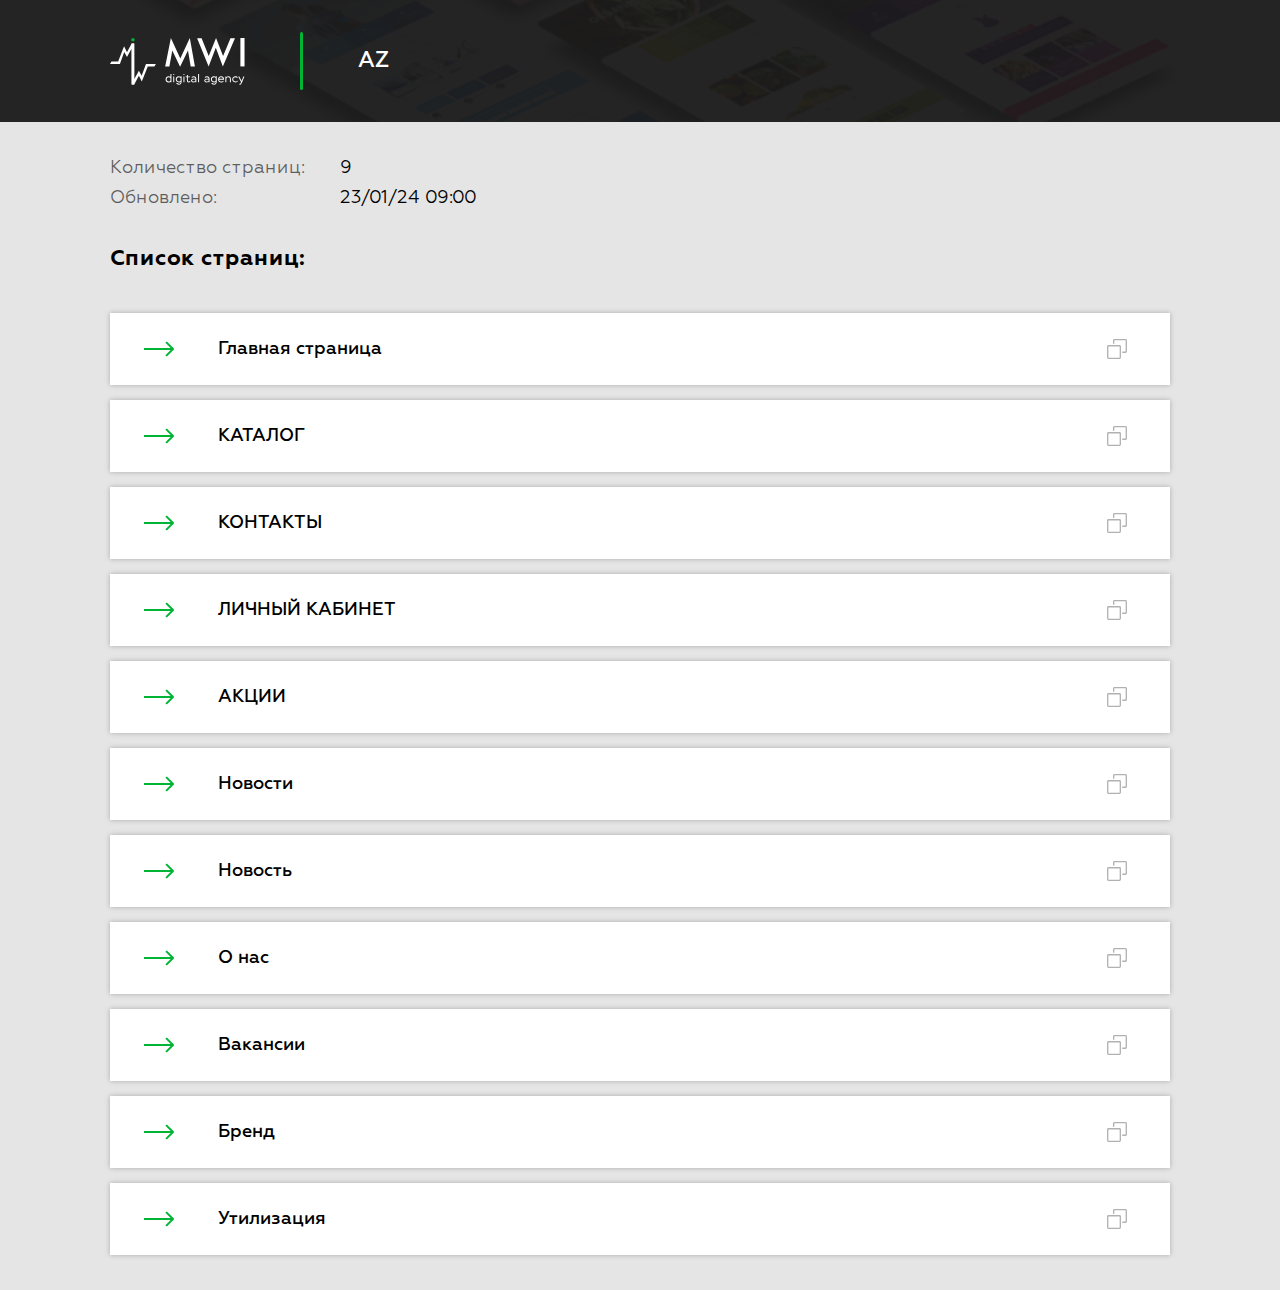
<file: index.html>
<!DOCTYPE html>
<html lang="ru">
	<head>
		<meta http-equiv="Content-Type" content="text/html; charset=utf-8">
		<!-- Переключение IE в последнию версию, на случай если в настройках пользователя стоит меньшая -->
		<meta http-equiv="X-UA-Compatible" content="IE=edge">

		<!-- Адаптирование страницы для мобильных устройств -->
		<meta name="viewport" content="width=device-width, initial-scale=1, maximum-scale=1">

		<!-- Запрет распознования номера телефона -->
		<meta name="format-detection" content="telephone=no">
		<meta name="SKYPE_TOOLBAR" content ="SKYPE_TOOLBAR_PARSER_COMPATIBLE">

		<!-- Заголовок страницы -->
		<title>Digital-агентство полного цикла. Создание и продвижение сайтов, SEO-оптимизация и контекстная реклама, а также комплексная поддержка</title>

		<!-- Данное значение часто используют(использовали) поисковые системы -->
		<meta name="description" content="">
		<meta name="keywords" content="">

		<!-- Традиционная иконка сайта, размер 16x16, прозрачность поддерживается. Рекомендуемый формат: .ico или .png -->
		<link rel="shortcut icon" href="images/favicon.ico">

		<!-- Подключение файлов стилей -->
		<link rel="stylesheet" href="stubMwi_css/stubMwi.css">
	</head>

	<body>
		<!-- Основная часть -->
		<div class="heade_stub">
			<div class="cont_stub">
				<div class="logo">
					<a href="/">
						<img src="stubMwi_img/mwiLogo.svg" alt="">
					</a>
				</div>

				<div class="sep"></div>

				<div class="name_stub">AZ</div>
			</div>
		</div>


		<section class="section_stub">
			<div class="cont_stub">
				<div class="info">
					<div class="line">
						<div class="desc">Количество страниц:</div>

						<div class="val">9</div>
					</div>

					<div class="line">
						<div class="desc">Обновлено:</div>

						<div class="val">23/01/24 09:00</div>
					</div>
				</div>

				<div class="title">Список страниц:</div>

				<div class="pages">
					<a href="/main.html" class="page tooltip">
						Главная страница

						<button type="button" class="copy" data-href-link="az.mwidev.ru/main.html"></button>

						<span class="tooltip_text">Ссылка скопирована</span>
					</a>
					<a href="/catalog.html" class="page tooltip">
						КАТАЛОГ

						<button type="button" class="copy" data-href-link="az.mwidev.ru/catalog.html"></button>

						<span class="tooltip_text">Ссылка скопирована</span>
					</a>
					<a href="/contacts.html" class="page tooltip">
						КОНТАКТЫ

						<button type="button" class="copy" data-href-link="az.mwidev.ru/contacts.html"></button>

						<span class="tooltip_text">Ссылка скопирована</span>
					</a>
					<a href="/lk.html" class="page tooltip">
						ЛИЧНЫЙ КАБИНЕТ

						<button type="button" class="copy" data-href-link="az.mwidev.ru/lk.html"></button>

						<span class="tooltip_text">Ссылка скопирована</span>
					</a>
					<a href="/stock.html" class="page tooltip">
						АКЦИИ

						<button type="button" class="copy" data-href-link="az.mwidev.ru/stock.html"></button>

						<span class="tooltip_text">Ссылка скопирована</span>
					</a>
					<a href="/news.html" class="page tooltip">
						Новости

						<button type="button" class="copy" data-href-link="az.mwidev.ru/news.html"></button>

						<span class="tooltip_text">Ссылка скопирована</span>
					</a>
					<a href="/news-text.html" class="page tooltip">
						Новость

						<button type="button" class="copy" data-href-link="az.mwidev.ru/news-text.html"></button>

						<span class="tooltip_text">Ссылка скопирована</span>
					</a>
					<a href="/about.html" class="page tooltip">
						О нас

						<button type="button" class="copy" data-href-link="az.mwidev.ru/about.html"></button>

						<span class="tooltip_text">Ссылка скопирована</span>
					</a>
					<a href="/vacancy.html" class="page tooltip">
						Вакансии

						<button type="button" class="copy" data-href-link="az.mwidev.ru/vacancy.html"></button>

						<span class="tooltip_text">Ссылка скопирована</span>
					</a>
					<a href="/brand.html" class="page tooltip">
						Бренд

						<button type="button" class="copy" data-href-link="az.mwidev.ru/brand.html"></button>

						<span class="tooltip_text">Ссылка скопирована</span>
					</a>
					<a href="/utilization.html" class="page tooltip">
						Утилизация

						<button type="button" class="copy" data-href-link="az.mwidev.ru/utilization.html"></button>

						<span class="tooltip_text">Ссылка скопирована</span>
					</a>
				</div>
			</div>
		</section>
		<!-- End Основная часть -->


		<!-- Подключение javascript файлов -->
		<script src="https://code.jquery.com/jquery-3.5.1.min.js" integrity="sha256-9/aliU8dGd2tb6OSsuzixeV4y/faTqgFtohetphbbj0=" crossorigin="anonymous"></script>

		<script>
			$(function(){
				$('body').on('click', '.pages .page .copy', function(e) {
					e.preventDefault()
					$(this).parent().addClass('show')
					let value = $(this).data('href-link')

					let $temp = $("<input>")

					$("body").append($temp)

					$temp.val(value).select()

					document.execCommand("copy")

					$temp.remove()

					setTimeout(function(){
						$('.pages .page').removeClass('show')
					}, 1000)
				})
			})
		</script>
	</body>
</html>
</file>
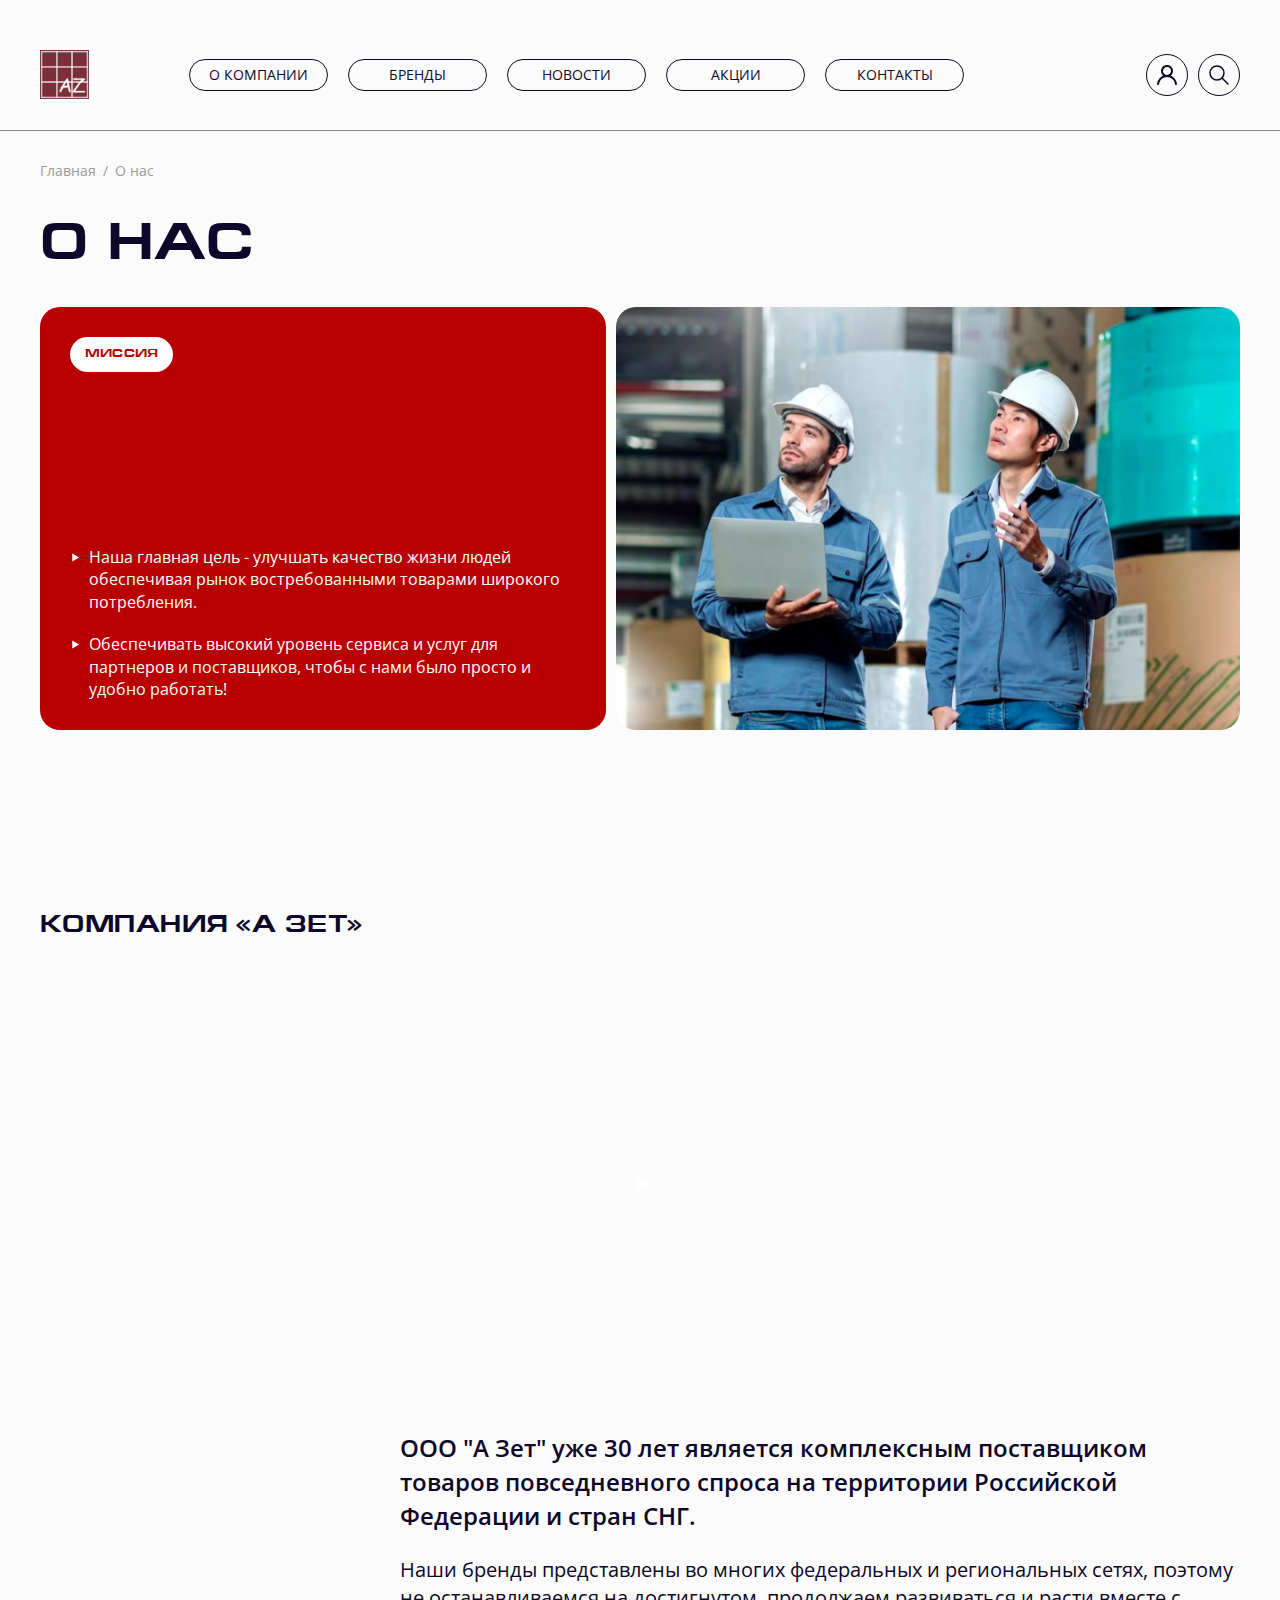
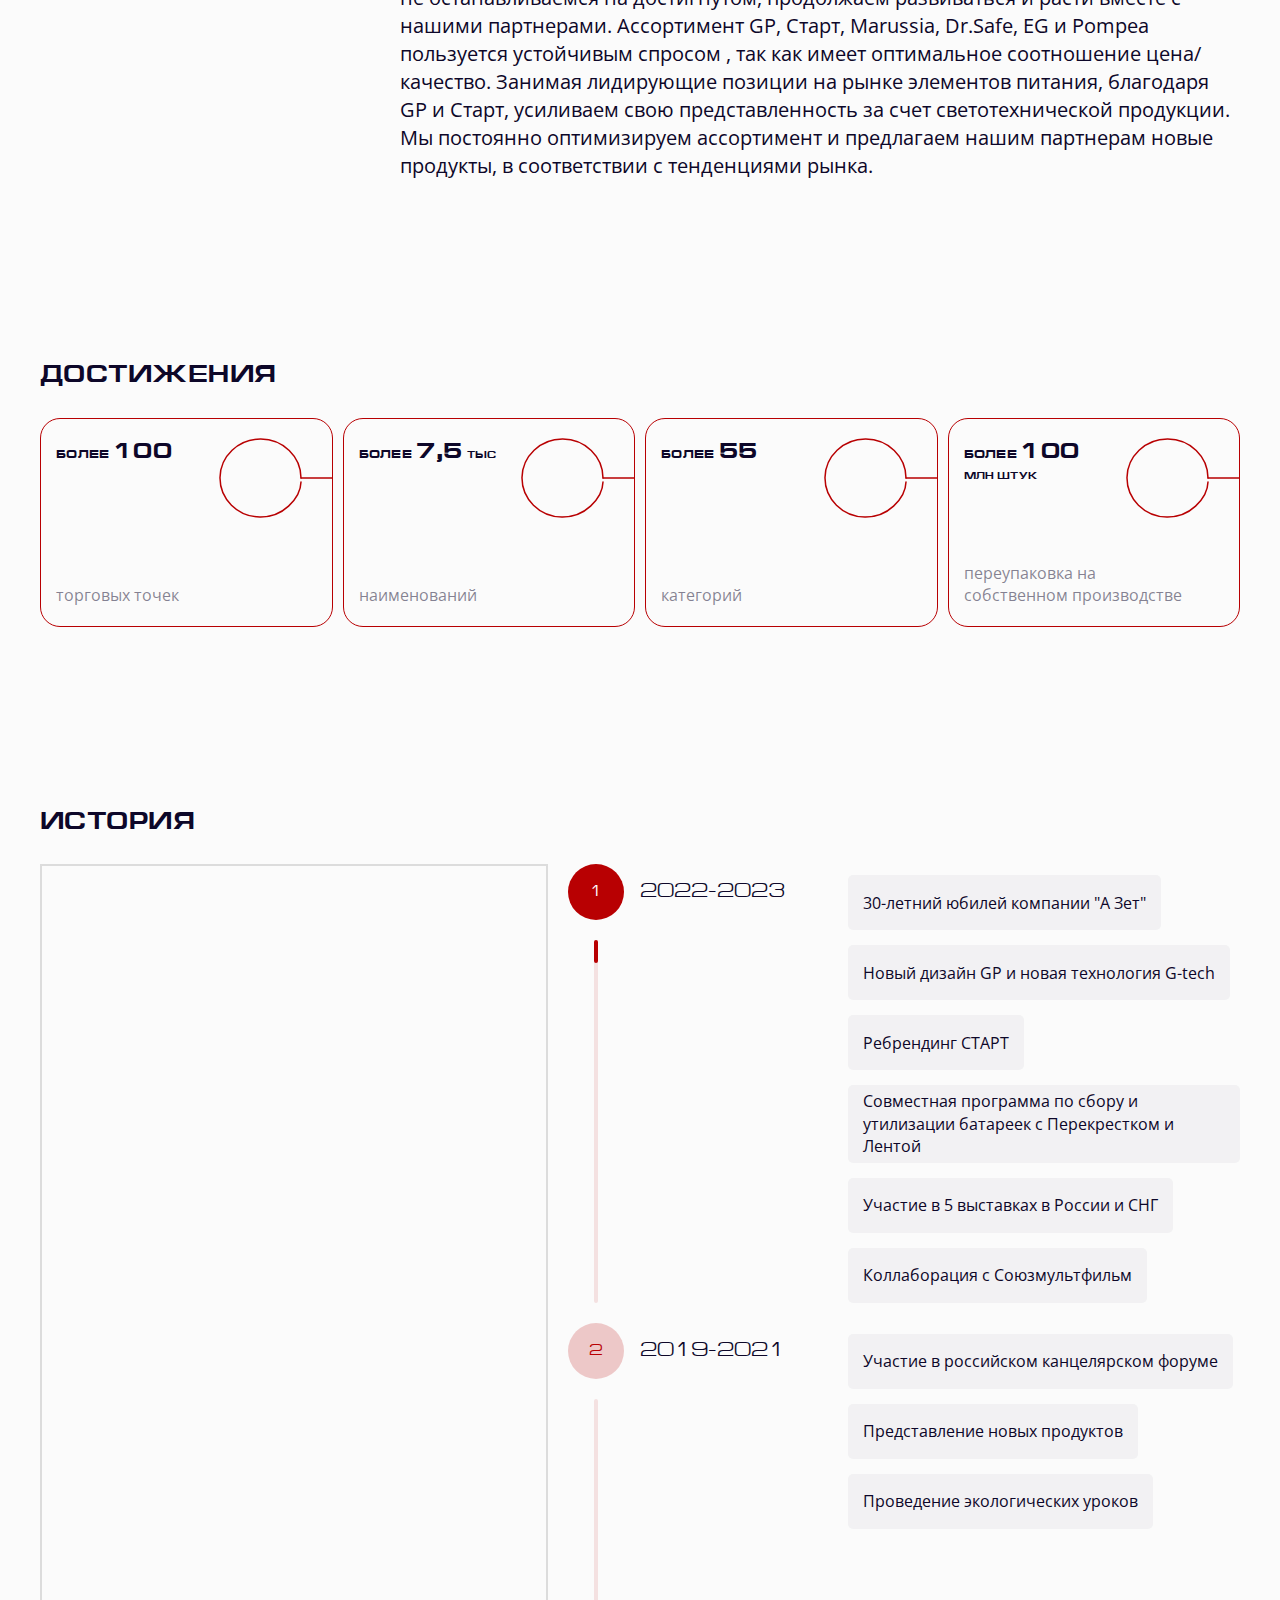
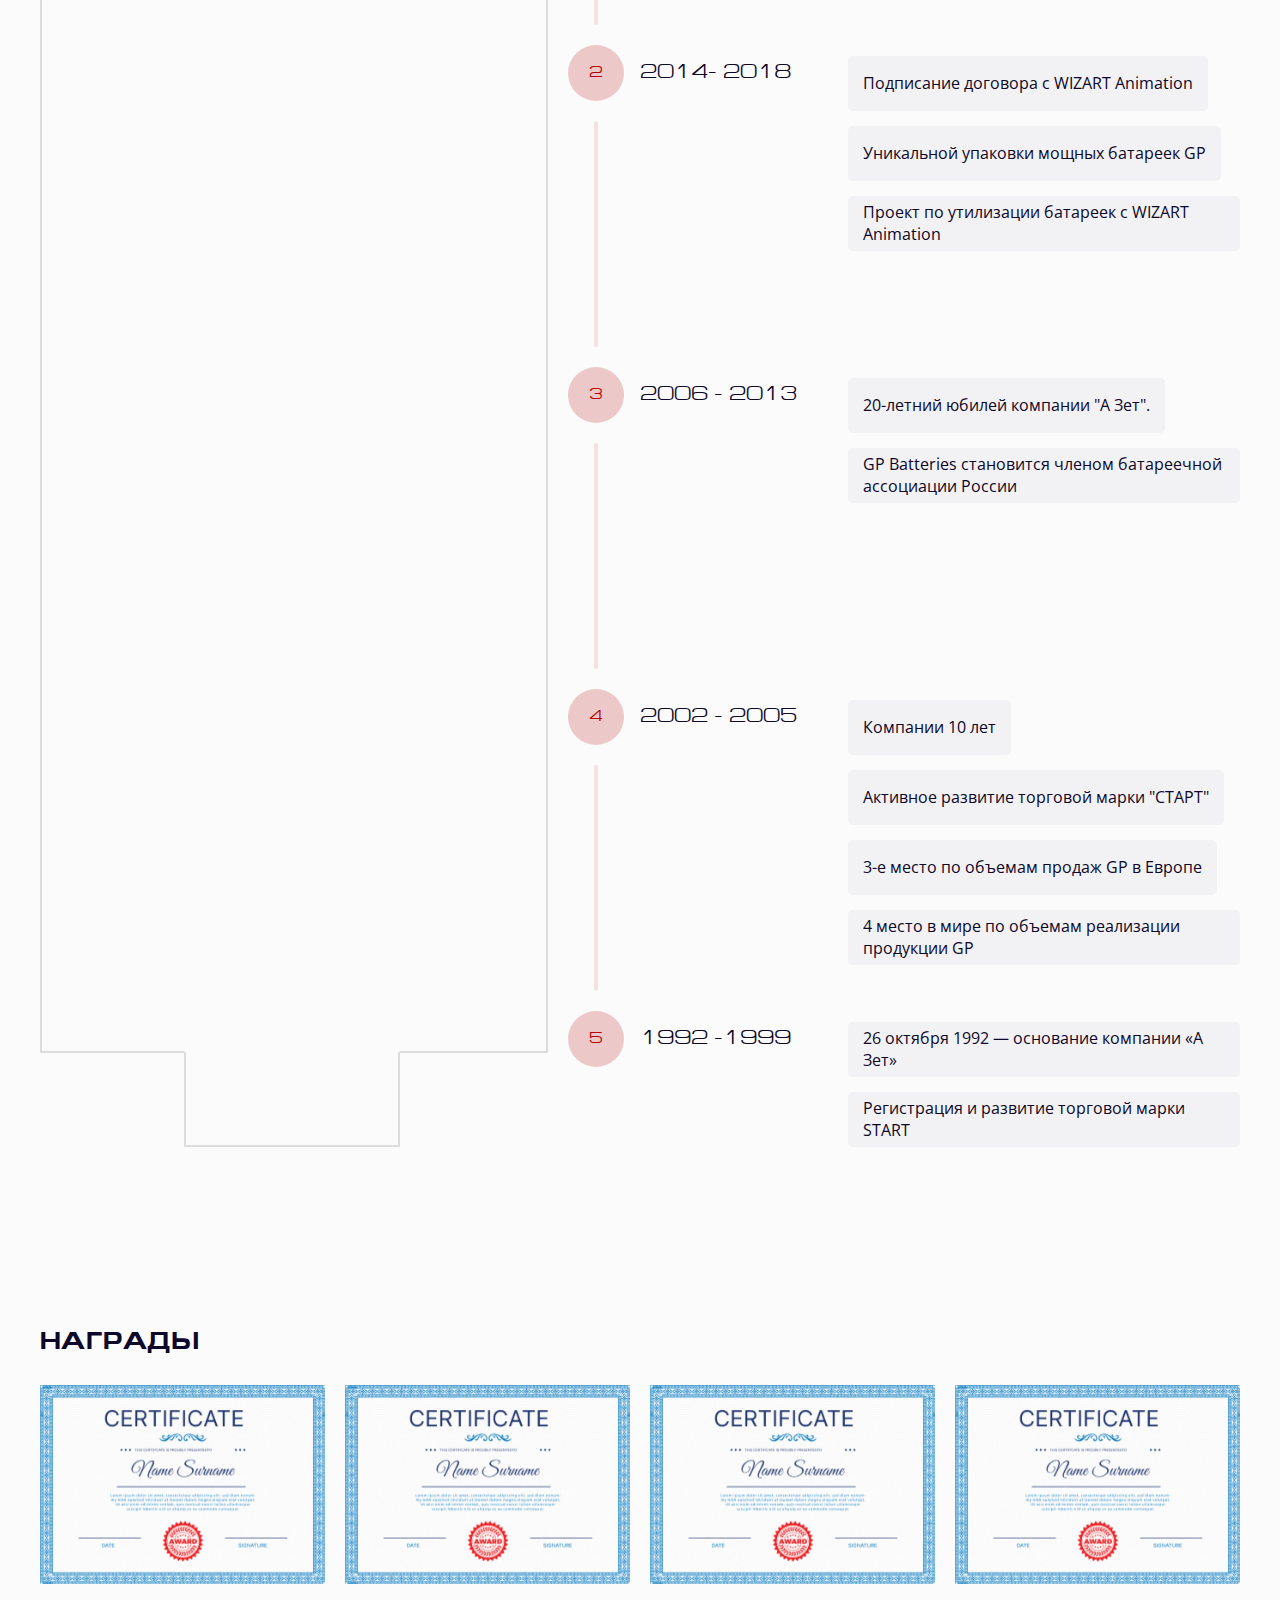
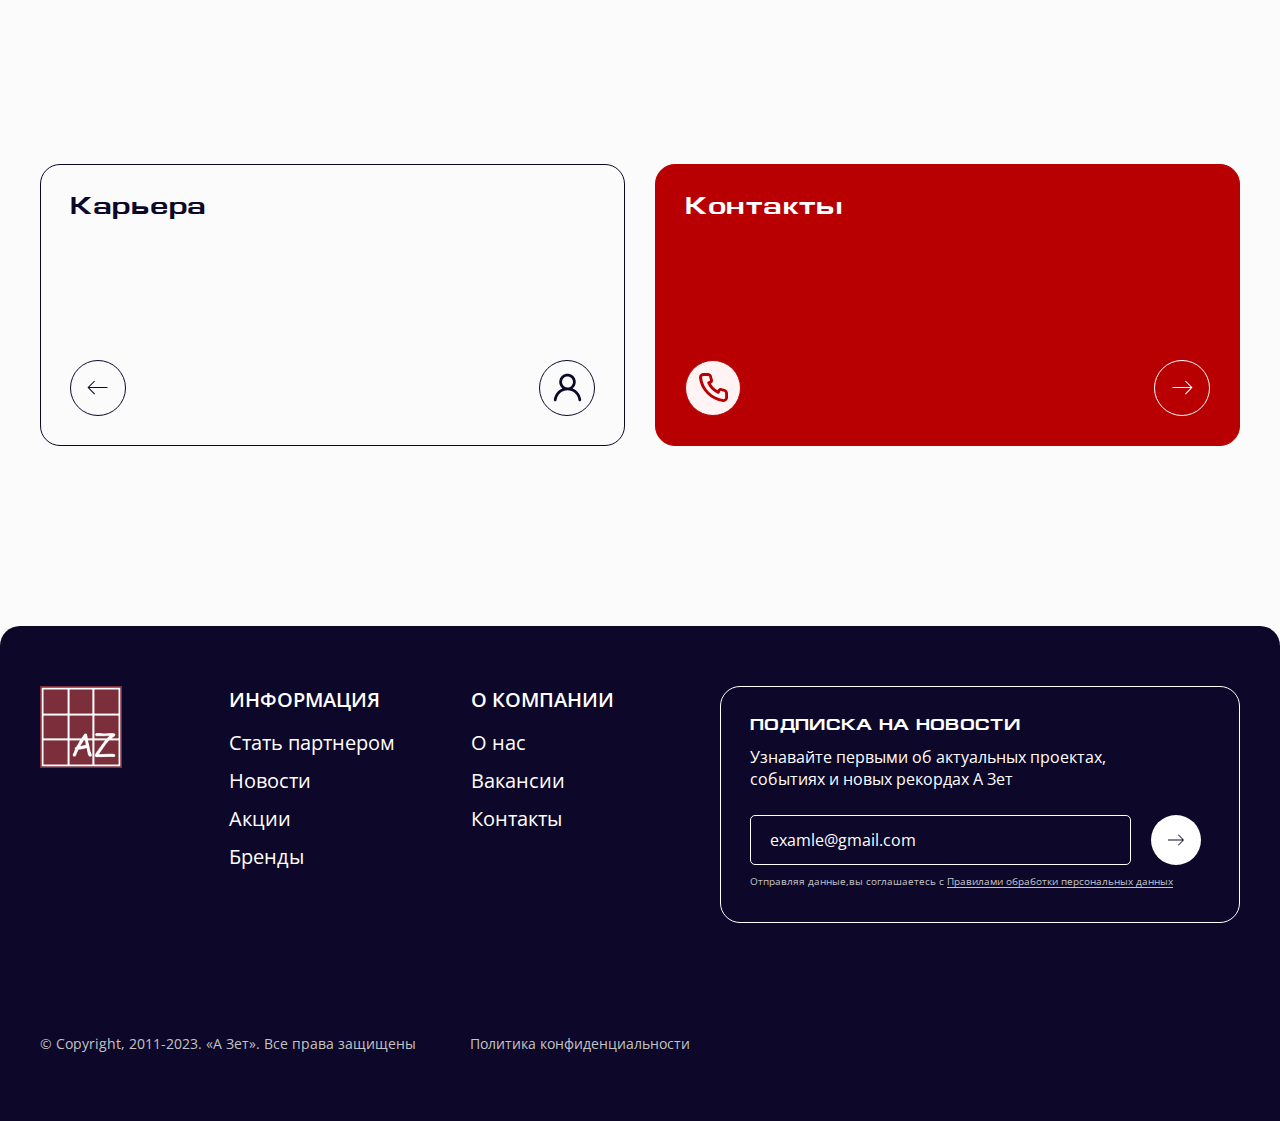
<file: about.html>
<!DOCTYPE html>
<html lang="ru">
	<head>
		<meta http-equiv="Content-Type" content="text/html; charset=utf-8">
		<!-- Переключение IE в последнию версию, на случай если в настройках пользователя стоит меньшая -->
		<meta http-equiv="X-UA-Compatible" content="IE=edge">

		<!-- Адаптирование страницы для мобильных устройств -->
		<meta name="viewport" content="width=device-width, initial-scale=1, maximum-scale=1">

		<!-- Запрет распознования номера телефона -->
		<meta name="format-detection" content="telephone=no">
		<meta name="SKYPE_TOOLBAR" content ="SKYPE_TOOLBAR_PARSER_COMPATIBLE">

		<!-- Заголовок страницы -->
		<title>Заголовок страницы</title>

		<!-- Данное значение часто используют(использовали) поисковые системы -->
		<meta name="description" content="">
		<meta name="keywords" content="">

		<!-- Традиционная иконка сайта, размер 16x16, прозрачность поддерживается. Рекомендуемый формат: .ico или .png -->
		<link rel="shortcut icon" href="favicon.ico">

		<link rel="preconnect" href="https://fonts.googleapis.com">
		<link rel="preconnect" href="https://fonts.gstatic.com" crossorigin>
		<link href="https://fonts.googleapis.com/css2?family=Open+Sans:ital,wght@0,300;0,400;0,500;0,600;0,700;1,300;1,400;1,500;1,600;1,700&display=swap" rel="stylesheet">

		<!-- Подключение файлов стилей -->
		<link rel="stylesheet" href="css/swiper-bundle.min.css">
		<link rel="stylesheet" href="css/fancybox.css">
		<link rel="stylesheet" href="css/styles.css">

		<link rel="stylesheet" href="css/response_1199.css" media="(max-width: 1199px)">
		<link rel="stylesheet" href="css/response_1024.css" media="(max-width: 1024px)">
		<link rel="stylesheet" href="css/response_767.css" media="(max-width: 767px)">
		<link rel="stylesheet" href="css/response_479.css" media="(max-width: 479px)">
	</head>
	<body>
		<div class="wrap">
			<div class="main">
				<!-- Шапка -->
				<header class="header">
					<div class="cont _flex">
						<div class="header__logo">
							<a href="/">
								<img src="images/logo.png" alt="">
							</a>
						</div>

						<div class="header__block">
							<div class="header__bg">
								<div class="header__logo">
									<a href="/">
										<img src="images/logo.png" alt="">
									</a>
								</div>

								<button type="button" class="mob-menu-close">
									<svg>
										<use xlink:href="images/sprite.svg#ic_close"></use>
									</svg>
								</button>

								<nav class="header__menu _flex">
									<div class="header__menu-item">
										<a href="/" class="header__menu-btn">О компании</a>
									</div>
									<div class="header__menu-item">
										<a href="/" class="header__menu-btn">Бренды</a>
									</div>
									<div class="header__menu-item">
										<a href="/" class="header__menu-btn">Новости</a>
									</div>
									<div class="header__menu-item">
										<a href="/" class="header__menu-btn">Акции</a>
									</div>
									<div class="header__menu-item">
										<a href="/" class="header__menu-btn">Контакты</a>
									</div>
								</nav>

								<div class="heade__contacts">
									<div class="heade__contacts-item">
										<div class="heade__contacts-title">Телефон офиса в г. Москве:</div>

										<div class="heade__contacts-phone">
											<a href="tel:+74959265050">+7 (495) 926-50-50</a>
										</div>
									</div>

									<div class="heade__contacts-item">
										<div class="heade__contacts-title">Телефон офиса в г. Домодедово:</div>

										<div class="heade__contacts-phone">
											<a href="tel:+74959265058">+7 (495) 926-50-58</a>
										</div>
									</div>
								</div>
							</div>
						</div>

						<div class="header__btns _flex">
							<button type="button" class="header__btn mob-menu-btn">
								<svg>
									<use xlink:href="images/sprite.svg#burger"></use>
								</svg>
							</button>

							<button type="button" data-content="#modal-reg" class="header__btn modal-btn">
								<svg>
									<use xlink:href="images/sprite.svg#ic_user"></use>
								</svg>
							</button>

							<a href="/" class="header__btn">
								<svg>
									<use xlink:href="images/sprite.svg#ic_lupa"></use>
								</svg>
							</a>
						</div>
					</div>
				</header>
				<!-- End Шапка -->


				<section class="page-heade">
					<div class="cont">
						<div class="breadcrumbs">
							<a href="/">Главная</a> <span class="breadcrumbs__sep">/</span> О нас
						</div>

						<h1 class="page-title">О нас</h1>
					</div>
				</section>


				<section class="about-top about-top_marg">
					<div class="cont">
						<div class="about-top__cols _flex">
							<div class="about-top__coll">
								<div class="about-top__sticker">
									<span>МИССИЯ</span>
								</div>

								<ul class="about-top__list">
									<li>Наша главная цель - улучшать качество жизни людей обеспечивая рынок востребованными товарами широкого потребления.</li>
									<li>Обеспечивать высокий уровень сервиса и услуг для партнеров и поставщиков, чтобы с нами было просто и удобно работать!</li>
								</ul>
							</div>

							<div class="about-top__colr">
								<img src="images/tmp/about_img1.jpg" alt="">
							</div>
						</div>
					</div>
				</section>


				<section class="about-info _marg">
					<div class="cont">
						<div class="main-title">Компания «А Зет»</div>

						<a href="https://www.youtube.com/watch?v=4FUnXaq_VWk" data-fancybox class="video-banner">
							<img data-src="images/tmp/video.jpg" src="images/img_plug.png" alt="" class="lazyload video-banner__img">
						</a>

						<div class="text-block about-info__text-block">
							<h2>ООО "А Зет" уже 30 лет является комплексным поставщиком товаров повседневного спроса на территории Российской Федерации и стран СНГ.</h2>

							<p>
								Наши бренды представлены во многих федеральных и региональных сетях, поэтому не останавливаемся на достигнутом, продолжаем развиваться и расти вместе с нашими партнерами. Ассортимент GP, Старт, Marussia, Dr.Safe, EG и Pompea пользуется устойчивым спросом , так как имеет оптимальное соотношение цена/качество. Занимая лидирующие позиции на рынке элементов питания, благодаря GP и Старт, усиливаем свою представленность за счет светотехнической продукции. Мы постоянно оптимизируем ассортимент и предлагаем нашим партнерам новые продукты, в соответствии с тенденциями рынка.
							</p>
						</div>
					</div>
				</section>


				<section class="achievements _marg">
					<div class="cont">
						<div class="main-title">достижения</div>

						<div class="achievements__grid _flex">
							<div class="achievements__item">
								<div class="achievements__top _flex">
									<div class="achievements__name">более <b>100</b></div>

									<div class="achievements__icon">
										<img data-src="images/achievements_icon1.svg" src="images/img_plug.png" alt="" class="lazyload">
									</div>
								</div>

								<div class="achievements__info">торговых точек</div>
							</div>
							<div class="achievements__item">
								<div class="achievements__top _flex">
									<div class="achievements__name">более <b>7,5</b> <span>тыс</span></div>

									<div class="achievements__icon">
										<img data-src="images/achievements_icon2.svg" src="images/img_plug.png" alt="" class="lazyload">
									</div>
								</div>

								<div class="achievements__info">наименований</div>
							</div>
							<div class="achievements__item">
								<div class="achievements__top _flex">
									<div class="achievements__name">более <b>55</b></div>

									<div class="achievements__icon">
										<img data-src="images/achievements_icon3.svg" src="images/img_plug.png" alt="" class="lazyload">
									</div>
								</div>

								<div class="achievements__info">категорий</div>
							</div>
							<div class="achievements__item">
								<div class="achievements__top _flex">
									<div class="achievements__name">более <b>100</b> <span>млн&nbsp;штук</span></div>

									<div class="achievements__icon">
										<img data-src="images/achievements_icon4.svg" src="images/img_plug.png" alt="" class="lazyload">
									</div>
								</div>

								<div class="achievements__info">переупаковка на <br>собственном производстве</div>
							</div>
						</div>
					</div>
				</section>



				<section class="history _marg">
					<div class="cont">
						<div class="main-title">история</div>

						<div class="history__wrap">
							<div class="history__items">
								<div class="history__item _flex">
									<div class="history__img">
										<div class="history__img-wrap">
											<img data-src="images/tmp/history_img1.jpg" src="images/img_plug.png" alt="" class="lazyload">
										</div>
									</div>

									<div class="history__center _flex">
										<div class="history__number">
											<span>1</span>
										</div>

										<div class="history__date">2022-2023</div>
									</div>

									<div class="history__box">
										<div class="history__list _flex">
											<div class="history__list-item">
												<span>30-летний юбилей компании "А Зет"</span>
											</div>
											<div class="history__list-item">
												<span>Новый дизайн GP и новая технология G-tech</span>
											</div>
											<div class="history__list-item">
												<span>Ребрендинг СТАРТ</span>
											</div>
											<div class="history__list-item">
												<span>Совместная программа по сбору и утилизации батареек с Перекрестком и Лентой</span>
											</div>
											<div class="history__list-item">
												<span>Участие в 5 выставках в России и СНГ</span>
											</div>
											<div class="history__list-item">
												<span>Коллаборация с Союзмультфильм</span>
											</div>
										</div>
									</div>
								</div>

								<div class="history__item _flex">
									<div class="history__img">
										<div class="history__img-wrap">
											<img data-src="images/tmp/history_img2.jpg" src="images/img_plug.png" alt="" class="lazyload">
										</div>
									</div>

									<div class="history__center _flex">
										<div class="history__number">
											<span>2</span>
										</div>

										<div class="history__date">2019-2021</div>
									</div>

									<div class="history__box">
										<div class="history__list _flex">
											<div class="history__list-item">
												<span>Участие в российском канцелярском форуме</span>
											</div>
											<div class="history__list-item">
												<span>Представление новых продуктов</span>
											</div>
											<div class="history__list-item">
												<span>Проведение экологических уроков</span>
											</div>
										</div>
									</div>
								</div>

								<div class="history__item _flex">
									<div class="history__img">
										<div class="history__img-wrap">
											<img data-src="images/tmp/history_img3.jpg" src="images/img_plug.png" alt="" class="lazyload">
										</div>
									</div>

									<div class="history__center _flex">
										<div class="history__number">
											<span>2</span>
										</div>

										<div class="history__date">2014- 2018</div>
									</div>

									<div class="history__box">
										<div class="history__list _flex">
											<div class="history__list-item">
												<span>Подписание договора с WIZART Animation</span>
											</div>
											<div class="history__list-item">
												<span>Уникальной упаковки мощных батареек GP</span>
											</div>
											<div class="history__list-item">
												<span>Проект по утилизации батареек с WIZART Animation </span>
											</div>
										</div>
									</div>
								</div>

								<div class="history__item _flex">
									<div class="history__img">
										<div class="history__img-wrap">
											<img data-src="images/tmp/history_img1.jpg" src="images/img_plug.png" alt="" class="lazyload">
										</div>
									</div>

									<div class="history__center _flex">
										<div class="history__number">
											<span>3</span>
										</div>

										<div class="history__date">2006 - 2013</div>
									</div>

									<div class="history__box">
										<div class="history__list _flex">
											<div class="history__list-item">
												<span>20-летний юбилей компании "А Зет".</span>
											</div>
											<div class="history__list-item">
												<span>GP Batteries становится членом батареечной ассоциации России</span>
											</div>
										</div>
									</div>
								</div>

								<div class="history__item _flex">
									<div class="history__img">
										<div class="history__img-wrap">
											<img data-src="images/tmp/history_img2.jpg" src="images/img_plug.png" alt="" class="lazyload">
										</div>
									</div>

									<div class="history__center _flex">
										<div class="history__number">
											<span>4</span>
										</div>

										<div class="history__date">2002 - 2005</div>
									</div>

									<div class="history__box">
										<div class="history__list _flex">
											<div class="history__list-item">
												<span>Компании 10 лет</span>
											</div>
											<div class="history__list-item">
												<span>Активное развитие торговой марки "СТАРТ"</span>
											</div>
											<div class="history__list-item">
												<span>3-е место по объемам продаж GP в Европе</span>
											</div>
											<div class="history__list-item">
												<span>4 место в мире по объемам реализации продукции GP</span>
											</div>
										</div>
									</div>
								</div>

								<div class="history__item _flex">
									<div class="history__center _flex">
										<div class="history__number">
											<span>5</span>
										</div>

										<div class="history__date">1992 -1999</div>
									</div>

									<div class="history__box">
										<div class="history__list _flex">
											<div class="history__list-item">
												<span>26 октября 1992 — основание компании «А Зет»</span>
											</div>
											<div class="history__list-item">
												<span>Регистрация и развитие торговой марки START</span>
											</div>
										</div>
									</div>
								</div>
							</div>

							<div class="slider-button-prev">
								<svg>
									<use xlink:href="images/sprite.svg#arrow1"></use>
								</svg>
							</div>
							<div class="slider-button-next">
								<svg>
									<use xlink:href="images/sprite.svg#arrow1"></use>
								</svg>
							</div>
						</div>
					</div>
				</section>


				<section class="awards _marg">
					<div class="cont">
						<div class="main-title">награды</div>

						<div class="awards__slider swiper swiper_visible">
							<div class="swiper-wrapper">
								<div class="swiper-slide">
									<a href="images/tmp/award_big1.jpg" data-fancybox="awards" class="awards__award fancy-img">
										<img src="images/tmp/award1.jpg" alt="">
									</a>
								</div>
								<div class="swiper-slide">
									<a href="images/tmp/award_big1.jpg" data-fancybox="awards" class="awards__award fancy-img">
										<img src="images/tmp/award1.jpg" alt="">
									</a>
								</div>
								<div class="swiper-slide">
									<a href="images/tmp/award_big1.jpg" data-fancybox="awards" class="awards__award fancy-img">
										<img src="images/tmp/award1.jpg" alt="">
									</a>
								</div>
								<div class="swiper-slide">
									<a href="images/tmp/award_big1.jpg" data-fancybox="awards" class="awards__award fancy-img">
										<img src="images/tmp/award1.jpg" alt="">
									</a>
								</div>
							</div>

							<div class="slider-button-prev">
								<svg>
									<use xlink:href="images/sprite.svg#arrow1"></use>
								</svg>
							</div>
							<div class="slider-button-next">
								<svg>
									<use xlink:href="images/sprite.svg#arrow1"></use>
								</svg>
							</div>
						</div>
					</div>
				</section>


				<section class="page-links _marg">
					<div class="cont">
						<div class="page-links__flex _flex">
							<a href="/" class="page-links__link page-links__link-prev">
								<span class="page-links__link-global">Карьера</span>

								<span class="page-links__link-arrow">
									<svg>
										<use xlink:href="images/sprite.svg#arrow1"></use>
									</svg>
								</span>

								<span class="page-links__link-icon">
									<svg>
										<use xlink:href="images/sprite.svg#ic_user"></use>
									</svg>
								</span>
							</a>

							<a href="/" class="page-links__link page-links__link-next">
								<span class="page-links__link-global">Контакты</span>

								<span class="page-links__link-arrow">
									<svg>
										<use xlink:href="images/sprite.svg#arrow1"></use>
									</svg>
								</span>

								<span class="page-links__link-icon">
									<svg>
										<use xlink:href="images/sprite.svg#ic_phone"></use>
									</svg>
								</span>
							</a>
						</div>
					</div>
				</section>
			</div>


			<footer class="footer _marg">
				<div class="cont ">
					<div class="footer__top _flex">
						<div class="footer__logo">
							<img src="images/logo.png" alt="">
						</div>

						<div class="footer__items _flex">
							<div class="footer__items-item">
								<div class="footer__title">
									<a href="/">Информация</a>
								</div>

								<div class="footer__menu">
									<div class="footer__menu-item">
										<a href="/" class="footer__menu-link">Стать партнером</a>
									</div>
									<div class="footer__menu-item">
										<a href="/" class="footer__menu-link">Новости</a>
									</div>
									<div class="footer__menu-item">
										<a href="/" class="footer__menu-link">Акции</a>
									</div>
									<div class="footer__menu-item">
										<a href="/" class="footer__menu-link">Бренды</a>
									</div>
								</div>
							</div>

							<div class="footer__items-item">
								<div class="footer__title">
									<a href="/">О компании</a>
								</div>

								<div class="footer__menu">
									<div class="footer__menu-item">
										<a href="/" class="footer__menu-link">О нас</a>
									</div>
									<div class="footer__menu-item">
										<a href="/" class="footer__menu-link">Вакансии</a>
									</div>
									<div class="footer__menu-item">
										<a href="/" class="footer__menu-link">Контакты</a>
									</div>
								</div>
							</div>
						</div>

						<form action="" class="form-subscribe">
							<div class="form-subscribe__title">ПОДПИСКА НА НОВОСТИ</div>

							<div class="form-subscribe__subtitle">Узнавайте первыми об актуальных проектах, <br>событиях и новых рекордах А Зет</div>

							<div class="form-subscribe__flex _flex">
								<input type="email" value="" placeholder="examle@gmail.com" class="form-subscribe__input">

								<button type="submit" class="form-subscribe__submit">
									<svg>
										<use xlink:href="images/sprite.svg#arrow1"></use>
									</svg>
								</button>
							</div>

							<div class="form-subscribe__agree">Отправляя данные,вы соглашаетесь с&nbsp;<a href="/" target="_blank">Правилами обработки персональных данных</a></div>
						</form>
					</div>

					<div class="footer__bot _flex">
						<div class="footer__copy">&copy; Copyright, 2011-2023. «А Зет». Все права защищены</div>

						<div class="footer__policy">
							<a href="/">Политика конфиденциальности</a>
						</div>

						<div class="footer__creator">
							<a href="/" rel="nofollow" target="_blank">
								<img data-src="images/creator.svg" src="images/img_plug.png" alt="" class="lazyload">
							</a>
						</div>
					</div>
				</div>
			</footer>
		</div>


		<div class="supports-error">
			Ваш браузер устарел рекомендуем обновить его до последней версии<br> или использовать другой более современный.
		</div>


		<section class="modal" id="modal-reg">
			<div class="modal-title">Регистрация</div>

			<form action="" class="form modal__form">
				<div class="form__line">
					<div class="form__label">E-mail <span>*</span></div>

					<div class="form__filed">
						<input type="email" value="" name="" class="form__input">
					</div>
				</div>

				<div class="checkboxes">
					<div class="checkbox">
						<label class="checkbox__label">
							<input type="checkbox" name="">
	
							<span class="checkbox__text">
								<span>Подтверждаю свое согласие на получение информации о новинках и выгодных предложениях</span>
							</span>
						</label>
					</div>
	
					<div class="checkbox">
						<label class="checkbox__label">
							<input type="checkbox" name="">
	
							<span class="checkbox__text">
								<span>Подтверждаю свое согласие на обработку и&nbsp;хранение моих <a href="/" target="_blank">персональных данных</a> в соответствии с пользовательским соглашением</span>
							</span>
						</label>
					</div>
				</div>

				<div class="form__submit">
					<button type="submit" class="form__submit-btn btn-black">Зарегистрироваться</button>
				</div>

				<div class="modal__info">
					<button type="button" data-content="#modal-login" class="modal-btn">Войти</button> в уже существующий аккаунт
				</div>
			</form>
		</section>


		<section class="modal" id="modal-login">
			<div class="modal-title">Авторизация/Регистрация</div>

			<form action="" class="form modal__form">
				<div class="form__line">
					<div class="form__label">E-mail</div>

					<div class="form__filed">
						<input type="email" value="" name="" class="form__input">
					</div>
				</div>

				<div class="form__line">
					<div class="form__label">Пароль</div>

					<div class="form__filed">
						<input type="password" value="" name="" class="form__input">

						<button type="button" class="form__eye">
							<svg>
								<use xlink:href="images/sprite.svg#ic_eye"></use>
							</svg>
						</button>
					</div>
				</div>

				<div class="modal__line _flex">
					<div class="checkbox-dot">
						<label class="checkbox-dot__label">
							<input type="checkbox" name="">
	
							<span class="checkbox-dot__text">
								<span>Запомнить меня</span>
							</span>
						</label>
					</div>
	
					<div class="forgot-password">
						<button type="button" data-content="#modal-forgot" class="modal-btn">Забыли пароль?</button>
					</div>
				</div>

				<div class="form__submit">
					<button type="submit" class="form__submit-btn btn-black">Войти</button>
				</div>

				<div class="modal__info">
					Нет аккаунта? <button type="button" data-content="#modal-reg" class="modal-btn">Зарегистрироваться</button>
				</div>
			</form>
		</section>


		<section class="modal" id="modal-forgot">
			<div class="modal-title">Восстановление данных</div>

			<div class="modal-subtitle">Введите ваш адрес электронной почты, и мы отправим на него ссылку для смены пароля</div>

			<form action="" class="form modal__form forgot-send">
				<div class="form__line">
					<div class="form__label">E-mail</div>

					<div class="form__filed">
						<input type="email" value="" name="" class="form__input">
					</div>
				</div>

				<div class="form__submit">
					<button type="submit" class="form__submit-btn btn-black">Отправить</button>
				</div>
			</form>
		</section>


		<section class="modal" id="modal-recovery">
			<div class="modal-title">Восстановление данных</div>

			<form action="" class="form modal__form">
				<div class="form__line">
					<div class="form__label">Код из письма</div>

					<div class="form__filed">
						<input type="text" value="" name="" class="form__input">
					</div>
				</div>

				<div class="form__line">
					<div class="form__label">Пароль</div>

					<div class="form__filed">
						<input type="password" value="" name="" class="form__input">
					</div>
				</div>

				<div class="form__line">
					<div class="form__label">Повторите пароль</div>

					<div class="form__filed">
						<input type="password" value="" name="" class="form__input">
					</div>
				</div>

				<div class="form__submit">
					<button type="submit" class="form__submit-btn btn-black">Отправить</button>
				</div>
			</form>
		</section>

		
		<section class="modal modal-request" id="modal-request">
			<div class="modal-request__wrap">
				<div class="modal-request__box">
					<div class="modal-request__icon">
						<img data-src="images/ic_check.svg" src="images/img_plug.png" alt="" class="lazyload">
					</div>

					<div class="modal-request__title">Ваша заявка успешно оформлена!</div>

					<div class="modal-request__desc">В ближайшее время с вами <br>свяжется наш менеджер</div>
				</div>
			</div>
		</section>


		<!-- Подключение javascript файлов -->
		<div class="js-load"></div>
		<script src="js/jquery-3.5.0.min.js"></script>

		<script src="js/swiper-bundle.min.js"></script>
		<script src="js/fancybox.js"></script>
		<script src="js/nice-select.js"></script>
		<script src="js/inputmask.min.js"></script>

		<script src="js/functions.js"></script>
		<script src="js/scripts.js"></script>
	</body>
</html>
</file>
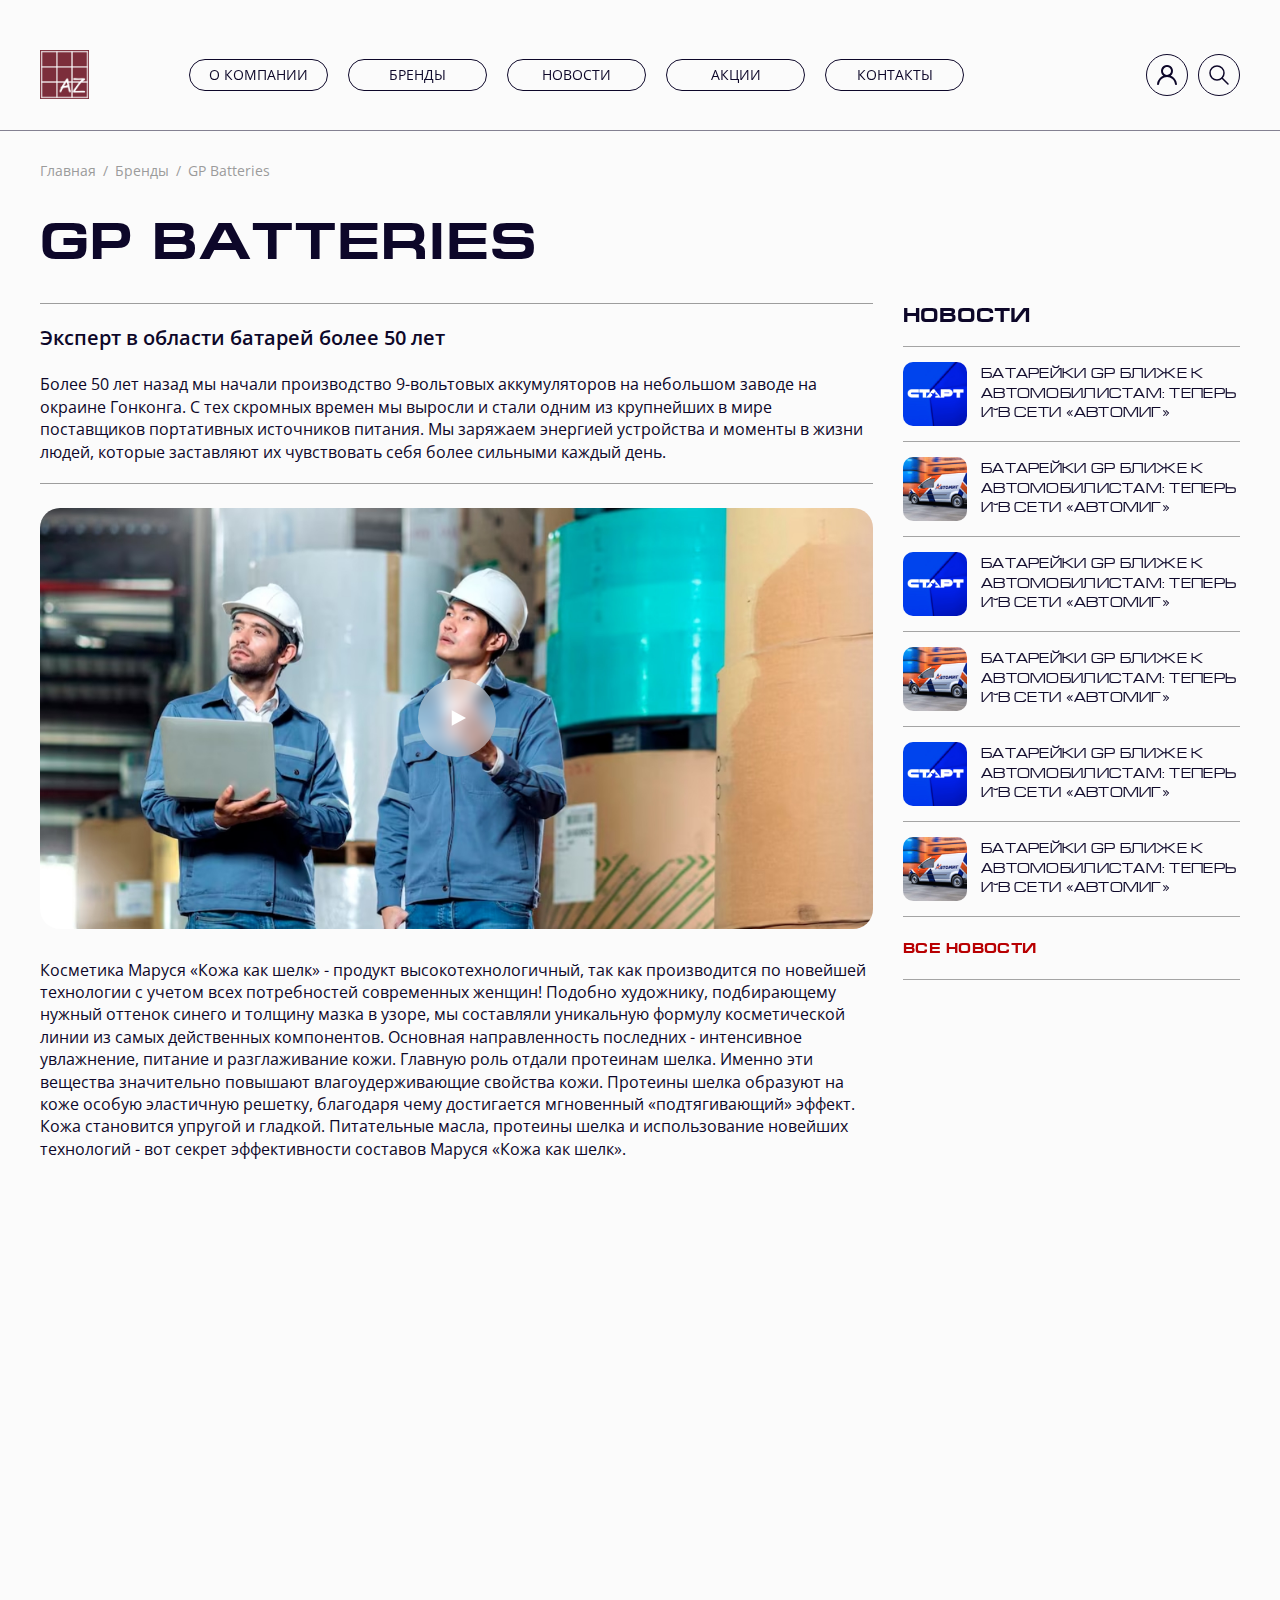
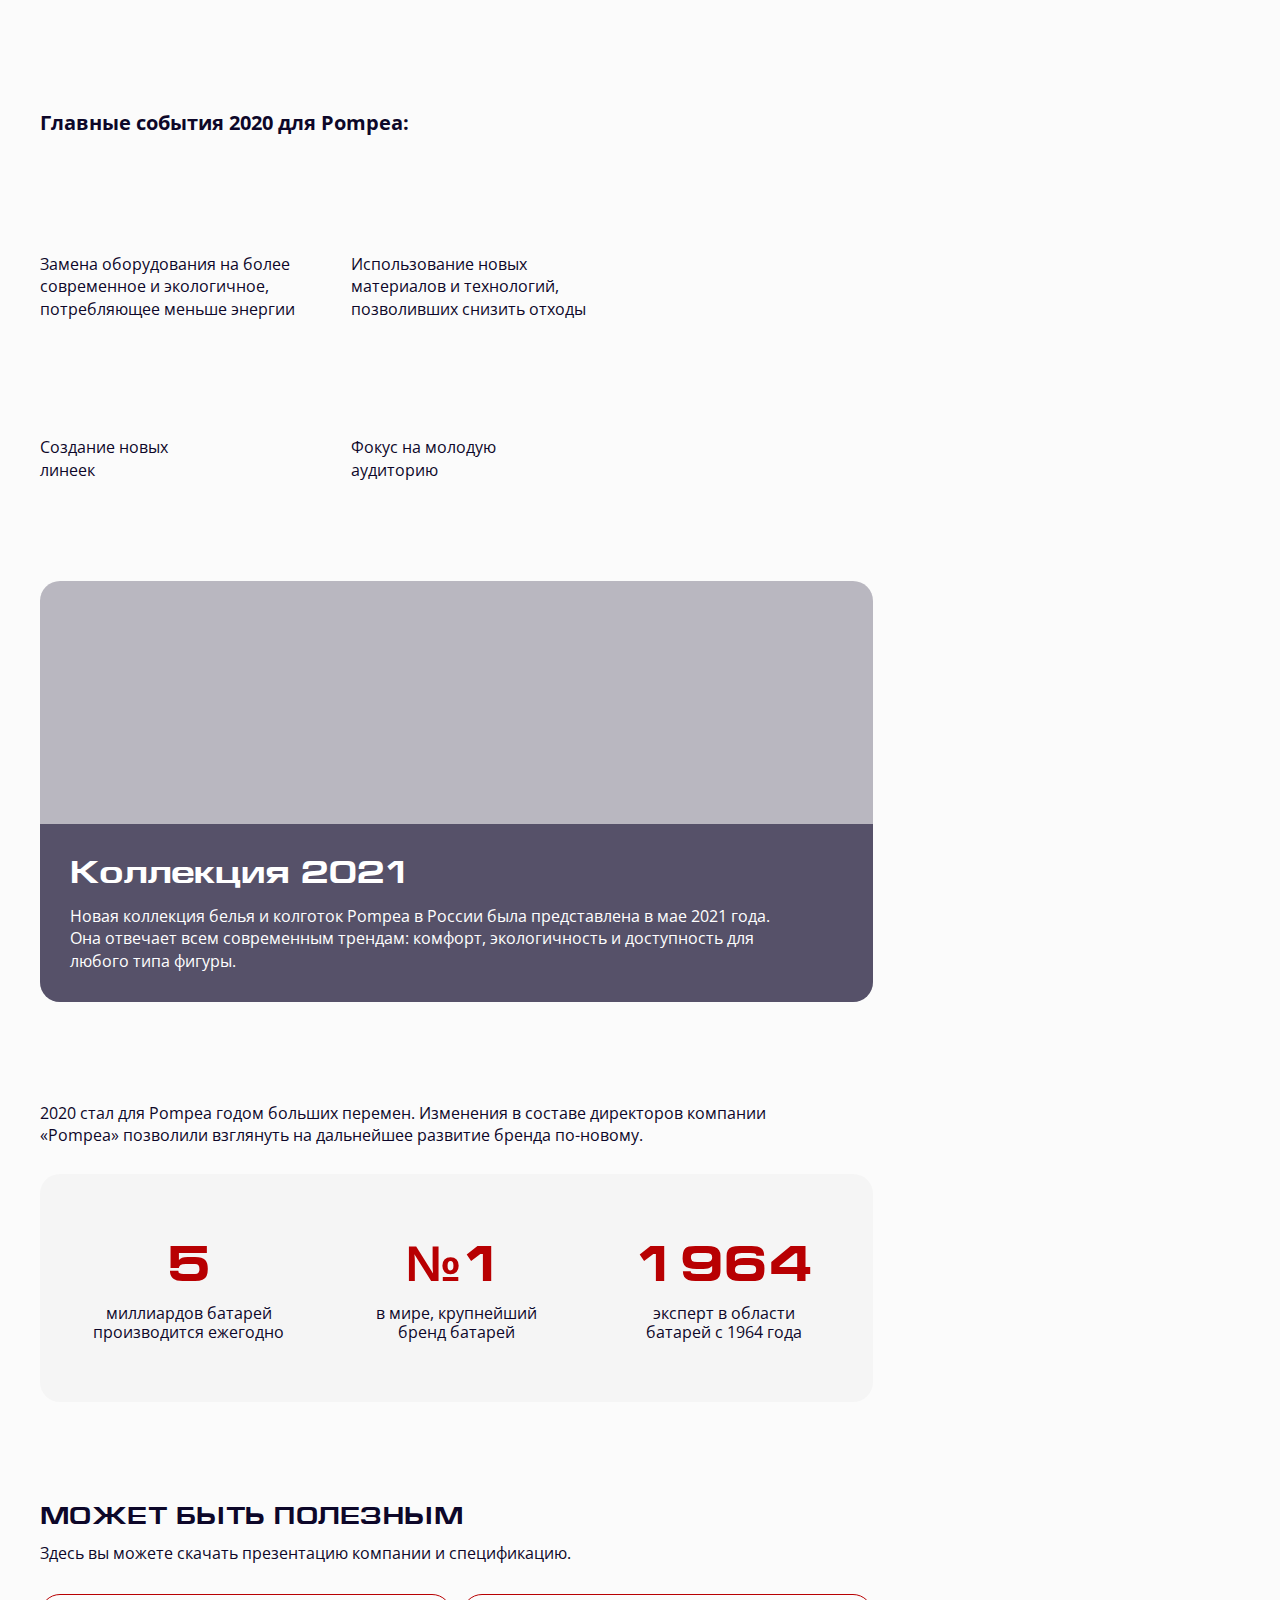
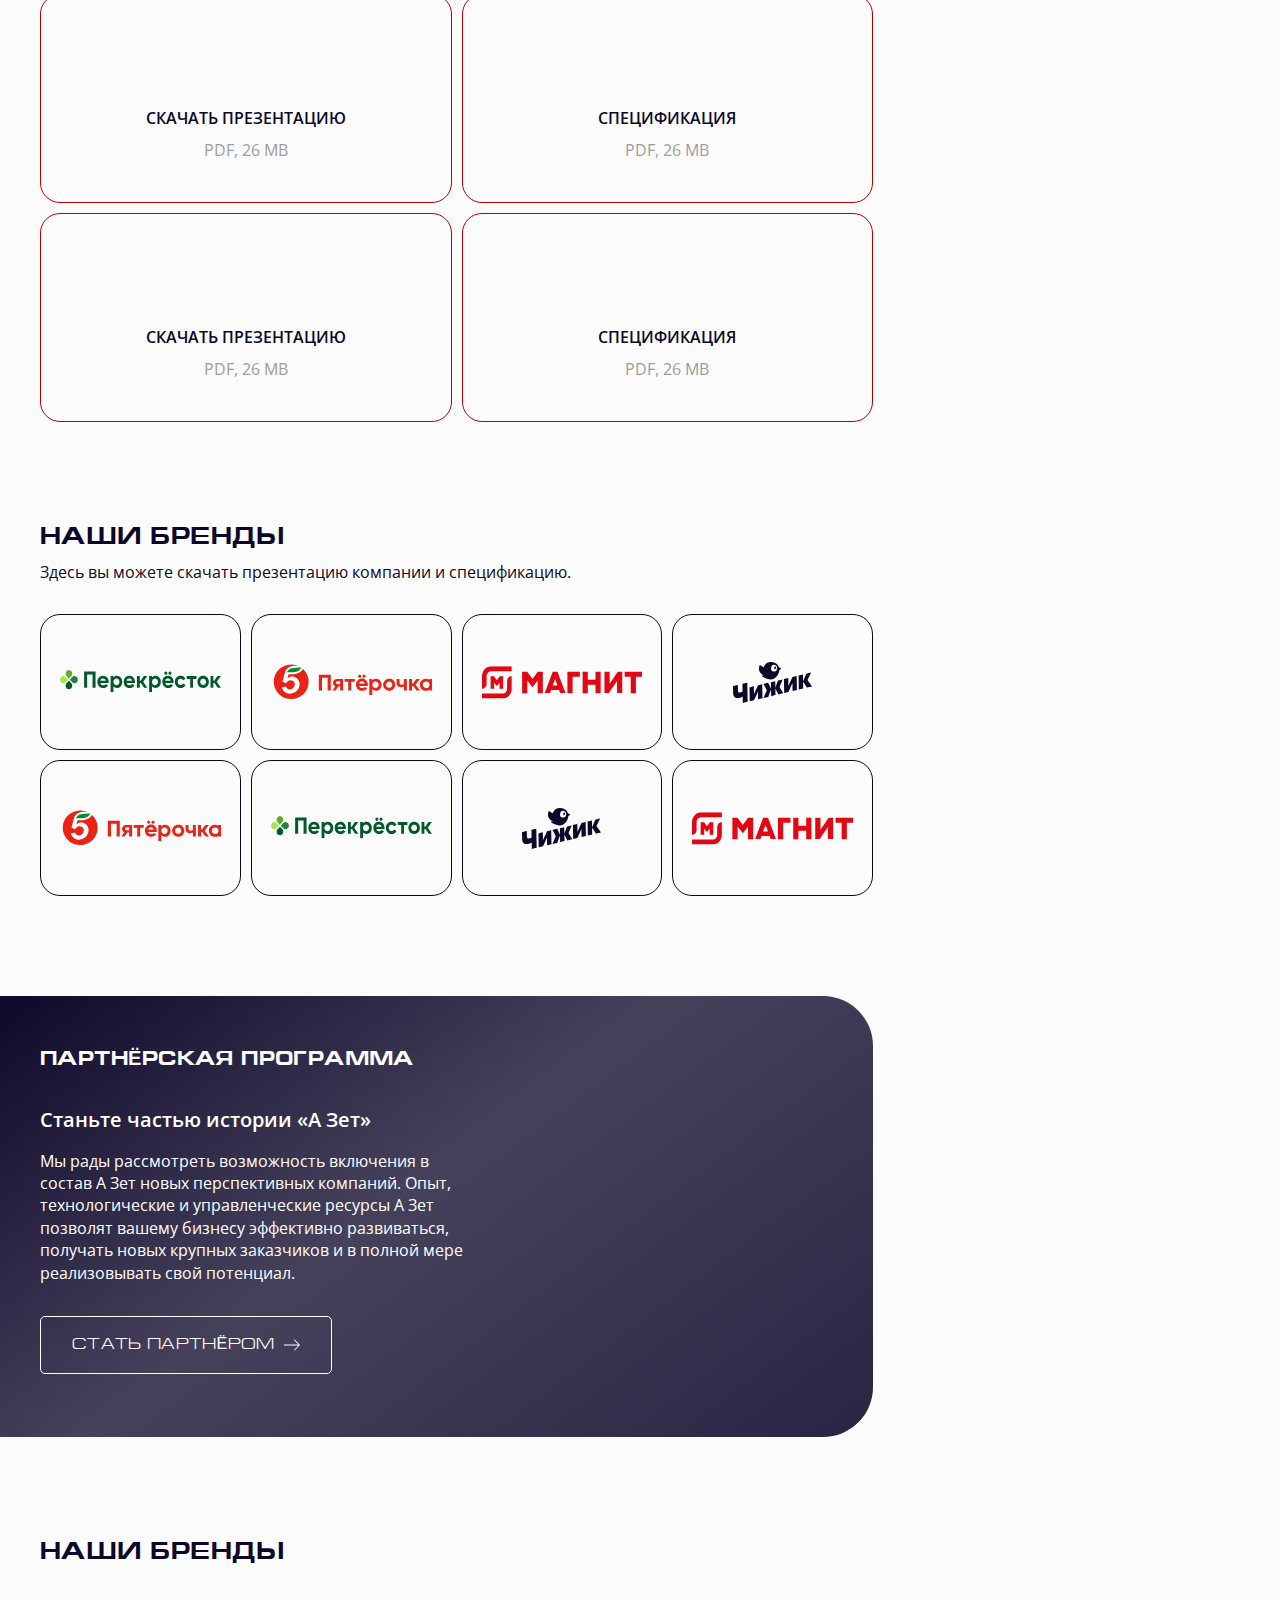
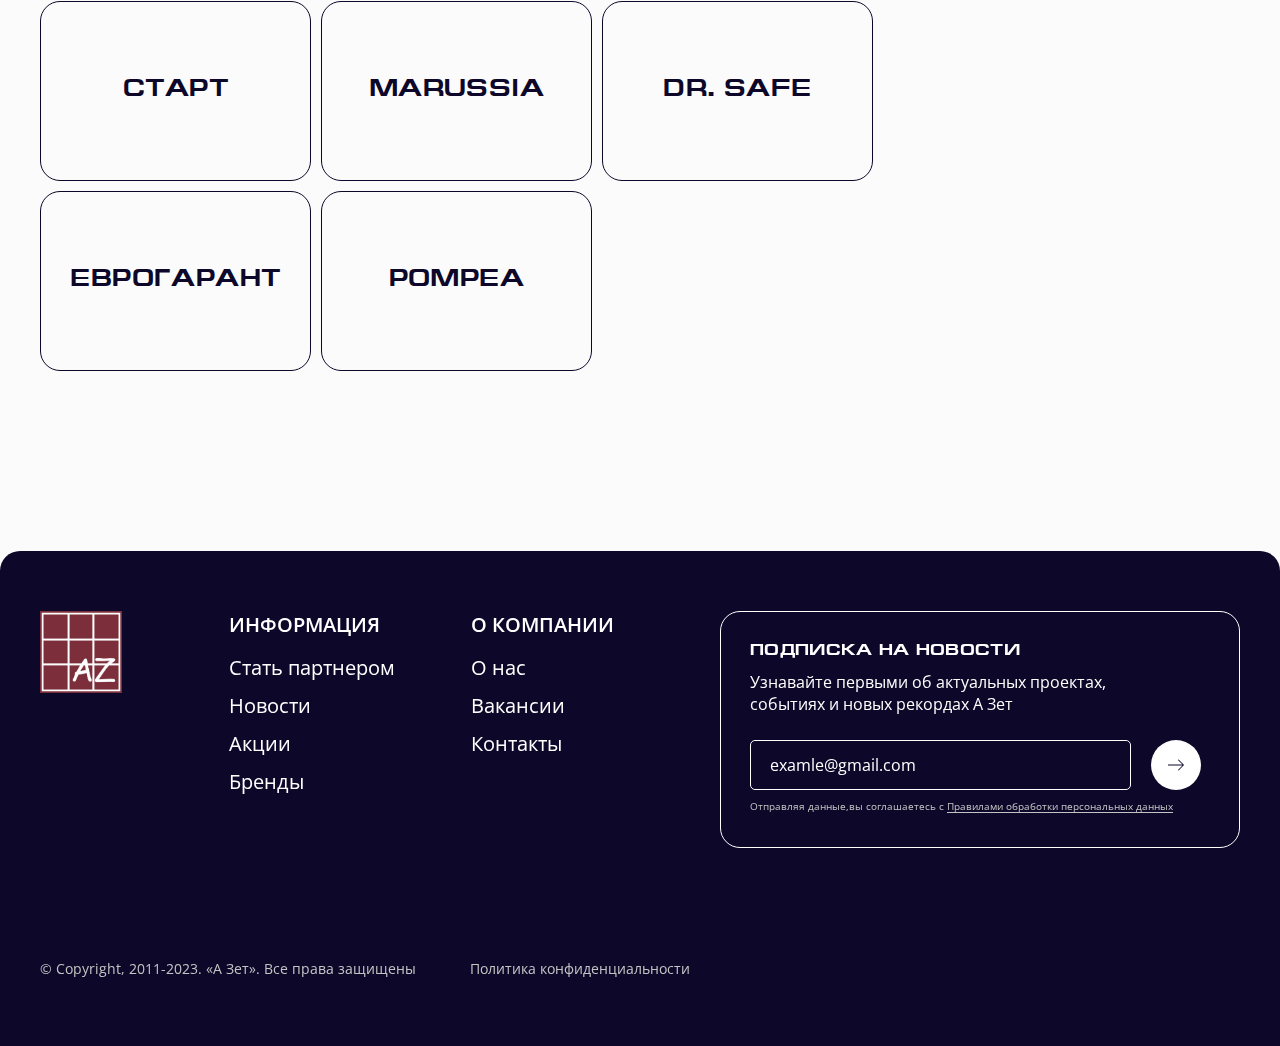
<file: brand.html>
<!DOCTYPE html>
<html lang="ru">
	<head>
		<meta http-equiv="Content-Type" content="text/html; charset=utf-8">
		<!-- Переключение IE в последнию версию, на случай если в настройках пользователя стоит меньшая -->
		<meta http-equiv="X-UA-Compatible" content="IE=edge">

		<!-- Адаптирование страницы для мобильных устройств -->
		<meta name="viewport" content="width=device-width, initial-scale=1, maximum-scale=1">

		<!-- Запрет распознования номера телефона -->
		<meta name="format-detection" content="telephone=no">
		<meta name="SKYPE_TOOLBAR" content ="SKYPE_TOOLBAR_PARSER_COMPATIBLE">

		<!-- Заголовок страницы -->
		<title>Заголовок страницы</title>

		<!-- Данное значение часто используют(использовали) поисковые системы -->
		<meta name="description" content="">
		<meta name="keywords" content="">

		<!-- Традиционная иконка сайта, размер 16x16, прозрачность поддерживается. Рекомендуемый формат: .ico или .png -->
		<link rel="shortcut icon" href="favicon.ico">

		<link rel="preconnect" href="https://fonts.googleapis.com">
		<link rel="preconnect" href="https://fonts.gstatic.com" crossorigin>
		<link href="https://fonts.googleapis.com/css2?family=Open+Sans:ital,wght@0,300;0,400;0,500;0,600;0,700;1,300;1,400;1,500;1,600;1,700&display=swap" rel="stylesheet">

		<!-- Подключение файлов стилей -->
		<link rel="stylesheet" href="css/swiper-bundle.min.css">
		<link rel="stylesheet" href="css/fancybox.css">
		<link rel="stylesheet" href="css/styles.css">

		<link rel="stylesheet" href="css/response_1199.css" media="(max-width: 1199px)">
		<link rel="stylesheet" href="css/response_1024.css" media="(max-width: 1024px)">
		<link rel="stylesheet" href="css/response_767.css" media="(max-width: 767px)">
		<link rel="stylesheet" href="css/response_479.css" media="(max-width: 479px)">
	</head>
	<body>
		<div class="wrap">
			<div class="main">
				<!-- Шапка -->
				<header class="header">
					<div class="cont _flex">
						<div class="header__logo">
							<a href="/">
								<img src="images/logo.png" alt="">
							</a>
						</div>

						<div class="header__block">
							<div class="header__bg">
								<div class="header__logo">
									<a href="/">
										<img src="images/logo.png" alt="">
									</a>
								</div>

								<button type="button" class="mob-menu-close">
									<svg>
										<use xlink:href="images/sprite.svg#ic_close"></use>
									</svg>
								</button>

								<nav class="header__menu _flex">
									<div class="header__menu-item">
										<a href="/" class="header__menu-btn">О компании</a>
									</div>
									<div class="header__menu-item">
										<a href="/" class="header__menu-btn">Бренды</a>
									</div>
									<div class="header__menu-item">
										<a href="/" class="header__menu-btn">Новости</a>
									</div>
									<div class="header__menu-item">
										<a href="/" class="header__menu-btn">Акции</a>
									</div>
									<div class="header__menu-item">
										<a href="/" class="header__menu-btn">Контакты</a>
									</div>
								</nav>

								<div class="heade__contacts">
									<div class="heade__contacts-item">
										<div class="heade__contacts-title">Телефон офиса в г. Москве:</div>

										<div class="heade__contacts-phone">
											<a href="tel:+74959265050">+7 (495) 926-50-50</a>
										</div>
									</div>

									<div class="heade__contacts-item">
										<div class="heade__contacts-title">Телефон офиса в г. Домодедово:</div>

										<div class="heade__contacts-phone">
											<a href="tel:+74959265058">+7 (495) 926-50-58</a>
										</div>
									</div>
								</div>
							</div>
						</div>

						<div class="header__btns _flex">
							<button type="button" class="header__btn mob-menu-btn">
								<svg>
									<use xlink:href="images/sprite.svg#burger"></use>
								</svg>
							</button>

							<button type="button" data-content="#modal-reg" class="header__btn modal-btn">
								<svg>
									<use xlink:href="images/sprite.svg#ic_user"></use>
								</svg>
							</button>

							<a href="/" class="header__btn">
								<svg>
									<use xlink:href="images/sprite.svg#ic_lupa"></use>
								</svg>
							</a>
						</div>
					</div>
				</header>
				<!-- End Шапка -->


				<section class="page-heade">
					<div class="cont">
						<div class="breadcrumbs">
							<a href="/">Главная</a> <span class="breadcrumbs__sep">/</span> <a href="/">Бренды</a> <span class="breadcrumbs__sep">/</span> GP Batteries
						</div>

						<h1 class="page-title">GP Batteries</h1>
					</div>
				</section>


				<section class="page-content page-content_marg">
					<div class="cont">
						<div class="page-content__flex _flex">
							<div class="content">

								<div class="about-brand">
									<div class="text-block text-block_bord">
										<h3>Эксперт в области батарей более 50 лет</h3>

										<p>
											Более 50 лет назад мы начали производство 9-вольтовых аккумуляторов на небольшом заводе на окраине Гонконга. С&nbsp;тех скромных времен мы выросли и стали одним из крупнейших в мире поставщиков портативных источников питания. Мы заряжаем энергией устройства и моменты в жизни людей, которые заставляют их чувствовать себя более сильными каждый день.
										</p>
									</div>

									<a href="https://www.youtube.com/watch?v=4FUnXaq_VWk" data-fancybox class="video-banner">
										<img data-src="images/tmp/video.jpg" src="images/img_plug.png" alt="" class="lazyload video-banner__img">
									</a>
			
									<div class="text-block text-block_marg">
										<p>
											Косметика Маруся «Кожа как шелк» - продукт высокотехнологичный, так как производится по новейшей технологии с&nbsp;учетом всех потребностей современных женщин! Подобно художнику, подбирающему нужный оттенок синего и толщину мазка в узоре, мы составляли уникальную формулу косметической линии из самых действенных компонентов. Основная направленность последних - интенсивное увлажнение, питание и разглаживание кожи. Главную роль отдали протеинам шелка. Именно эти вещества значительно повышают влагоудерживающие свойства кожи. Протеины шелка образуют на коже особую эластичную решетку, благодаря чему достигается мгновенный «подтягивающий» эффект. Кожа становится упругой и гладкой. Питательные масла, протеины шелка и использование новейших технологий - вот секрет эффективности составов Маруся «Кожа как шелк».
										</p>
									</div>

									<div class="about-brand__images _flex">
										<div class="about-brand__images-item">
											<div class="about-brand__images-img">
												<img data-src="images/tmp/img3.jpg" src="images/img_plug.png" alt="" class="lazyload">
											</div>
										</div>

										<div class="about-brand__images-item">
											<div class="about-brand__images-img">
												<img data-src="images/tmp/img4.jpg" src="images/img_plug.png" alt="" class="lazyload">
											</div>
										</div>
									</div>
								</div>


								<div class="events _marg">
									<div class="events__title">Главные события 2020 для Pompea:</div>

									<div class="events__items _flex">
										<div class="events__item">
											<div class="events__icon">
												<img data-src="images/ic_event1.png" src="images/img_plug.png" alt="" class="lazyload">
											</div>

											<div class="events__desc">Замена оборудования на более современное и экологичное, потребляющее меньше энергии</div>
										</div>

										<div class="events__item">
											<div class="events__icon">
												<img data-src="images/ic_event2.png" src="images/img_plug.png" alt="" class="lazyload">
											</div>

											<div class="events__desc">Использование новых материалов и технологий, позволивших снизить отходы</div>
										</div>

										<div class="events__item">
											<div class="events__icon">
												<img data-src="images/ic_event3.png" src="images/img_plug.png" alt="" class="lazyload">
											</div>

											<div class="events__desc">Создание новых <br>линеек</div>
										</div>

										<div class="events__item">
											<div class="events__icon">
												<img data-src="images/ic_event4.png" src="images/img_plug.png" alt="" class="lazyload">
											</div>

											<div class="events__desc">Фокус на молодую <br>аудиторию</div>
										</div>
									</div>
								</div>


								<div class="banner-collection _marg">
									<div class="banner-collection__img">
										<img data-src="images/tmp/banner_collection1.jpg" src="images/img_plug.png" alt="" class="lazyload">
									</div>

									<div class="banner-collection__box">
										<div class="banner-collection__title">Коллекция 2021</div>

										<div class="banner-collection__desc">Новая коллекция белья и колготок Pompea в России была представлена в мае 2021 года. Она отвечает всем современным трендам: комфорт, экологичность и доступность для любого типа фигуры.</div>
									</div>
								</div>


								<div class="advantages-brand _marg">
									<div class="advantages-brand__desc">2020 стал для Pompea годом больших перемен. Изменения в составе директоров компании «Pompea» позволили взглянуть на дальнейшее развитие бренда по-новому.</div>

									<div class="advantages-brand__bg">
										<div class="advantages-brand__items _flex">
											<div class="advantages-brand__item">
												<div class="advantages-brand__item-number">5</div>

												<div class="advantages-brand__item-desc">миллиардов батарей производится ежегодно</div>
											</div>
											<div class="advantages-brand__item">
												<div class="advantages-brand__item-number">№1</div>

												<div class="advantages-brand__item-desc">в мире, крупнейший <br>бренд батарей</div>
											</div>
											<div class="advantages-brand__item">
												<div class="advantages-brand__item-number">1964</div>

												<div class="advantages-brand__item-desc">эксперт в области <br>батарей с 1964 года</div>
											</div>
										</div>
									</div>
								</div>


								<div class="documents _marg">
									<div class="main-title">Может быть полезным</div>

									<div class="content-subtitle">Здесь вы можете скачать презентацию компании и спецификацию.</div>

									<div class="documents__items _flex">
										<a href="/" class="document">
											<span class="document__icon">
												<img data-src="images/ic_pdf.svg" src="images/img_plug.png" alt="" class="lazyload">
											</span>

											<span class="document__box">
												<span class="document__name">Скачать презентацию</span>

												<span class="document__size">PDF, 26 MB</span>
											</span>
										</a>
										<a href="/" class="document">
											<span class="document__icon">
												<img data-src="images/ic_pdf.svg" src="images/img_plug.png" alt="" class="lazyload">
											</span>

											<span class="document__box">
												<span class="document__name">Спецификация</span>

												<span class="document__size">PDF, 26 MB</span>
											</span>
										</a>
										<a href="/" class="document">
											<span class="document__icon">
												<img data-src="images/ic_pdf.svg" src="images/img_plug.png" alt="" class="lazyload">
											</span>

											<span class="document__box">
												<span class="document__name">Скачать презентацию</span>

												<span class="document__size">PDF, 26 MB</span>
											</span>
										</a>
										<a href="/" class="document">
											<span class="document__icon">
												<img data-src="images/ic_pdf.svg" src="images/img_plug.png" alt="" class="lazyload">
											</span>

											<span class="document__box">
												<span class="document__name">Спецификация</span>

												<span class="document__size">PDF, 26 MB</span>
											</span>
										</a>
									</div>
								</div>

								<div class="partners-inner _marg">
									<div class="main-title">наши бренды</div>

									<div class="content-subtitle">Здесь вы можете скачать презентацию компании и спецификацию.</div>

									<div class="partners-inner__items _flex">
										<a href="/" class="partners-inner__partner">
											<img src="images/tmp/partner1.svg" alt="">
										</a>
										<a href="/" class="partners-inner__partner">
											<img src="images/tmp/partner2.svg" alt="">
										</a>
										<a href="/" class="partners-inner__partner">
											<img src="images/tmp/partner3.svg" alt="">
										</a>
										<a href="/" class="partners-inner__partner">
											<img src="images/tmp/partner5.svg" alt="">
										</a>
										<a href="/" class="partners-inner__partner">
											<img src="images/tmp/partner2.svg" alt="">
										</a>
										<a href="/" class="partners-inner__partner">
											<img src="images/tmp/partner1.svg" alt="">
										</a>
										<a href="/" class="partners-inner__partner">
											<img src="images/tmp/partner5.svg" alt="">
										</a>
										<a href="/" class="partners-inner__partner">
											<img src="images/tmp/partner3.svg" alt="">
										</a>
									</div>
								</div>


								<div class="partner-program partner-program_small _marg">
									<img data-src="images/logo_abs.svg" src="images/img_plug.png" alt="" class="lazyload partner-program__logo">
									<div class="partner-program__wrap">

										<div class="partner-program__box partner-program__box_small">
											<div class="partner-program__top">
												<div class="partner-program__title">Партнёрская программа</div>
												
												<div class="partner-program__subtitle">Станьте частью истории «А Зет»</div>
				
												<div class="partner-program__text">Мы рады рассмотреть возможность включения в состав А Зет новых перспективных компаний. Опыт, технологические и управленческие ресурсы А Зет позволят вашему бизнесу эффективно развиваться, получать новых крупных заказчиков и в полной мере реализовывать свой потенциал.</div>
				
												<div class="partner-program__btn">
													<a href="/" class="btn-bord _white">
														<span>
															стать партнёром
				
															<svg>
																<use xlink:href="images/sprite.svg#arrow1"></use>
															</svg>
														</span>
													</a>
												</div>
											</div>
										</div>
				
										<div class="partner-program__planet partner-program__planet_small">
											<div class="partner-program__planet-wrap">
												<img data-src="images/planet.svg" src="images/img_plug.png" alt="" class="lazyload">
											</div>
										</div>
									</div>
								</div>

								<div class="brands _marg">
									<div class="main-title">наши бренды</div>

									<div class="brands__items _flex">
										<a href="/" class="brands__item">
											<span>Старт</span>
										</a>
										<a href="/" class="brands__item">
											<span>marussia</span>
										</a>
										<a href="/" class="brands__item">
											<span>DR. safe</span>
										</a>
										<a href="/" class="brands__item">
											<span>еврогарант</span>
										</a>
										<a href="/" class="brands__item">
											<span>pompea</span>
										</a>
									</div>
								</div>
							</div>

							<aside class="aside">
								<div class="aside-news">
									<div class="aside-news__top">
										<div class="aside-news__title">Новости</div>

										<div class="aside-news__link">
											<a href="/">Все новости</a>
										</div>
									</div>

									<div class="aside-news__items">
										<a href="/" class="aside-news__item _flex">
											<div class="aside-news__img">
												<div class="aside-news__img-wrap">
													<img data-src="images/tmp/news_img1.jpg" src="images/img_plug.png" alt="" class="lazyload">
												</div>
											</div>

											<div class="aside-news__box">
												<div class="aside-news__name">
													<span>БАТАРЕЙКИ GP БЛИЖЕ К АВТОМОБИЛИСТАМ: ТЕПЕРЬ И&nbsp;В СЕТИ «АВТОМИГ»</span>
												</div>
											</div>
										</a>
										<a href="/" class="aside-news__item _flex">
											<div class="aside-news__img">
												<div class="aside-news__img-wrap">
													<img data-src="images/tmp/news_img2.jpg" src="images/img_plug.png" alt="" class="lazyload">
												</div>
											</div>

											<div class="aside-news__box">
												<div class="aside-news__name">
													<span>БАТАРЕЙКИ GP БЛИЖЕ К АВТОМОБИЛИСТАМ: ТЕПЕРЬ И&nbsp;В СЕТИ «АВТОМИГ»</span>
												</div>
											</div>
										</a>
										<a href="/" class="aside-news__item _flex">
											<div class="aside-news__img">
												<div class="aside-news__img-wrap">
													<img data-src="images/tmp/news_img1.jpg" src="images/img_plug.png" alt="" class="lazyload">
												</div>
											</div>

											<div class="aside-news__box">
												<div class="aside-news__name">
													<span>БАТАРЕЙКИ GP БЛИЖЕ К АВТОМОБИЛИСТАМ: ТЕПЕРЬ И&nbsp;В СЕТИ «АВТОМИГ»</span>
												</div>
											</div>
										</a>
										<a href="/" class="aside-news__item _flex">
											<div class="aside-news__img">
												<div class="aside-news__img-wrap">
													<img data-src="images/tmp/news_img2.jpg" src="images/img_plug.png" alt="" class="lazyload">
												</div>
											</div>

											<div class="aside-news__box">
												<div class="aside-news__name">
													<span>БАТАРЕЙКИ GP БЛИЖЕ К АВТОМОБИЛИСТАМ: ТЕПЕРЬ И&nbsp;В СЕТИ «АВТОМИГ»</span>
												</div>
											</div>
										</a>
										<a href="/" class="aside-news__item _flex">
											<div class="aside-news__img">
												<div class="aside-news__img-wrap">
													<img data-src="images/tmp/news_img1.jpg" src="images/img_plug.png" alt="" class="lazyload">
												</div>
											</div>

											<div class="aside-news__box">
												<div class="aside-news__name">
													<span>БАТАРЕЙКИ GP БЛИЖЕ К АВТОМОБИЛИСТАМ: ТЕПЕРЬ И&nbsp;В СЕТИ «АВТОМИГ»</span>
												</div>
											</div>
										</a>
										<a href="/" class="aside-news__item _flex">
											<div class="aside-news__img">
												<div class="aside-news__img-wrap">
													<img data-src="images/tmp/news_img2.jpg" src="images/img_plug.png" alt="" class="lazyload">
												</div>
											</div>

											<div class="aside-news__box">
												<div class="aside-news__name">
													<span>БАТАРЕЙКИ GP БЛИЖЕ К АВТОМОБИЛИСТАМ: ТЕПЕРЬ И&nbsp;В СЕТИ «АВТОМИГ»</span>
												</div>
											</div>
										</a>
									</div>
			
									<div class="aside-news__link">
										<a href="/">Все новости</a>
									</div>
								</div>
							</aside>
						</div>
					</div>
				</section>
			</div>


			<footer class="footer _marg">
				<div class="cont ">
					<div class="footer__top _flex">
						<div class="footer__logo">
							<img src="images/logo.png" alt="">
						</div>

						<div class="footer__items _flex">
							<div class="footer__items-item">
								<div class="footer__title">
									<a href="/">Информация</a>
								</div>

								<div class="footer__menu">
									<div class="footer__menu-item">
										<a href="/" class="footer__menu-link">Стать партнером</a>
									</div>
									<div class="footer__menu-item">
										<a href="/" class="footer__menu-link">Новости</a>
									</div>
									<div class="footer__menu-item">
										<a href="/" class="footer__menu-link">Акции</a>
									</div>
									<div class="footer__menu-item">
										<a href="/" class="footer__menu-link">Бренды</a>
									</div>
								</div>
							</div>

							<div class="footer__items-item">
								<div class="footer__title">
									<a href="/">О компании</a>
								</div>

								<div class="footer__menu">
									<div class="footer__menu-item">
										<a href="/" class="footer__menu-link">О нас</a>
									</div>
									<div class="footer__menu-item">
										<a href="/" class="footer__menu-link">Вакансии</a>
									</div>
									<div class="footer__menu-item">
										<a href="/" class="footer__menu-link">Контакты</a>
									</div>
								</div>
							</div>
						</div>

						<form action="" class="form-subscribe">
							<div class="form-subscribe__title">ПОДПИСКА НА НОВОСТИ</div>

							<div class="form-subscribe__subtitle">Узнавайте первыми об актуальных проектах, <br>событиях и новых рекордах А Зет</div>

							<div class="form-subscribe__flex _flex">
								<input type="email" value="" placeholder="examle@gmail.com" class="form-subscribe__input">

								<button type="submit" class="form-subscribe__submit">
									<svg>
										<use xlink:href="images/sprite.svg#arrow1"></use>
									</svg>
								</button>
							</div>

							<div class="form-subscribe__agree">Отправляя данные,вы соглашаетесь с&nbsp;<a href="/" target="_blank">Правилами обработки персональных данных</a></div>
						</form>
					</div>

					<div class="footer__bot _flex">
						<div class="footer__copy">&copy; Copyright, 2011-2023. «А Зет». Все права защищены</div>

						<div class="footer__policy">
							<a href="/">Политика конфиденциальности</a>
						</div>

						<div class="footer__creator">
							<a href="/" rel="nofollow" target="_blank">
								<img data-src="images/creator.svg" src="images/img_plug.png" alt="" class="lazyload">
							</a>
						</div>
					</div>
				</div>
			</footer>
		</div>


		<div class="supports-error">
			Ваш браузер устарел рекомендуем обновить его до последней версии<br> или использовать другой более современный.
		</div>


		<section class="modal" id="modal-reg">
			<div class="modal-title">Регистрация</div>

			<form action="" class="form modal__form">
				<div class="form__line">
					<div class="form__label">E-mail <span>*</span></div>

					<div class="form__filed">
						<input type="email" value="" name="" class="form__input">
					</div>
				</div>

				<div class="checkboxes">
					<div class="checkbox">
						<label class="checkbox__label">
							<input type="checkbox" name="">
	
							<span class="checkbox__text">
								<span>Подтверждаю свое согласие на получение информации о новинках и выгодных предложениях</span>
							</span>
						</label>
					</div>
	
					<div class="checkbox">
						<label class="checkbox__label">
							<input type="checkbox" name="">
	
							<span class="checkbox__text">
								<span>Подтверждаю свое согласие на обработку и&nbsp;хранение моих <a href="/" target="_blank">персональных данных</a> в соответствии с пользовательским соглашением</span>
							</span>
						</label>
					</div>
				</div>

				<div class="form__submit">
					<button type="submit" class="form__submit-btn btn-black">Зарегистрироваться</button>
				</div>

				<div class="modal__info">
					<button type="button" data-content="#modal-login" class="modal-btn">Войти</button> в уже существующий аккаунт
				</div>
			</form>
		</section>


		<section class="modal" id="modal-login">
			<div class="modal-title">Авторизация/Регистрация</div>

			<form action="" class="form modal__form">
				<div class="form__line">
					<div class="form__label">E-mail</div>

					<div class="form__filed">
						<input type="email" value="" name="" class="form__input">
					</div>
				</div>

				<div class="form__line">
					<div class="form__label">Пароль</div>

					<div class="form__filed">
						<input type="password" value="" name="" class="form__input">

						<button type="button" class="form__eye">
							<svg>
								<use xlink:href="images/sprite.svg#ic_eye"></use>
							</svg>
						</button>
					</div>
				</div>

				<div class="modal__line _flex">
					<div class="checkbox-dot">
						<label class="checkbox-dot__label">
							<input type="checkbox" name="">
	
							<span class="checkbox-dot__text">
								<span>Запомнить меня</span>
							</span>
						</label>
					</div>
	
					<div class="forgot-password">
						<button type="button" data-content="#modal-forgot" class="modal-btn">Забыли пароль?</button>
					</div>
				</div>

				<div class="form__submit">
					<button type="submit" class="form__submit-btn btn-black">Войти</button>
				</div>

				<div class="modal__info">
					Нет аккаунта? <button type="button" data-content="#modal-reg" class="modal-btn">Зарегистрироваться</button>
				</div>
			</form>
		</section>


		<section class="modal" id="modal-forgot">
			<div class="modal-title">Восстановление данных</div>

			<div class="modal-subtitle">Введите ваш адрес электронной почты, и мы отправим на него ссылку для смены пароля</div>

			<form action="" class="form modal__form forgot-send">
				<div class="form__line">
					<div class="form__label">E-mail</div>

					<div class="form__filed">
						<input type="email" value="" name="" class="form__input">
					</div>
				</div>

				<div class="form__submit">
					<button type="submit" class="form__submit-btn btn-black">Отправить</button>
				</div>
			</form>
		</section>


		<section class="modal" id="modal-recovery">
			<div class="modal-title">Восстановление данных</div>

			<form action="" class="form modal__form">
				<div class="form__line">
					<div class="form__label">Код из письма</div>

					<div class="form__filed">
						<input type="text" value="" name="" class="form__input">
					</div>
				</div>

				<div class="form__line">
					<div class="form__label">Пароль</div>

					<div class="form__filed">
						<input type="password" value="" name="" class="form__input">
					</div>
				</div>

				<div class="form__line">
					<div class="form__label">Повторите пароль</div>

					<div class="form__filed">
						<input type="password" value="" name="" class="form__input">
					</div>
				</div>

				<div class="form__submit">
					<button type="submit" class="form__submit-btn btn-black">Отправить</button>
				</div>
			</form>
		</section>

		
		<section class="modal modal-request" id="modal-request">
			<div class="modal-request__wrap">
				<div class="modal-request__box">
					<div class="modal-request__icon">
						<img data-src="images/ic_check.svg" src="images/img_plug.png" alt="" class="lazyload">
					</div>

					<div class="modal-request__title">Ваша заявка успешно оформлена!</div>

					<div class="modal-request__desc">В ближайшее время с вами <br>свяжется наш менеджер</div>
				</div>
			</div>
		</section>


		<!-- Подключение javascript файлов -->
		<div class="js-load"></div>
		<script src="js/jquery-3.5.0.min.js"></script>

		<script src="js/swiper-bundle.min.js"></script>
		<script src="js/fancybox.js"></script>
		<script src="js/nice-select.js"></script>
		<script src="js/inputmask.min.js"></script>

		<script src="js/functions.js"></script>
		<script src="js/scripts.js"></script>
	</body>
</html>
</file>
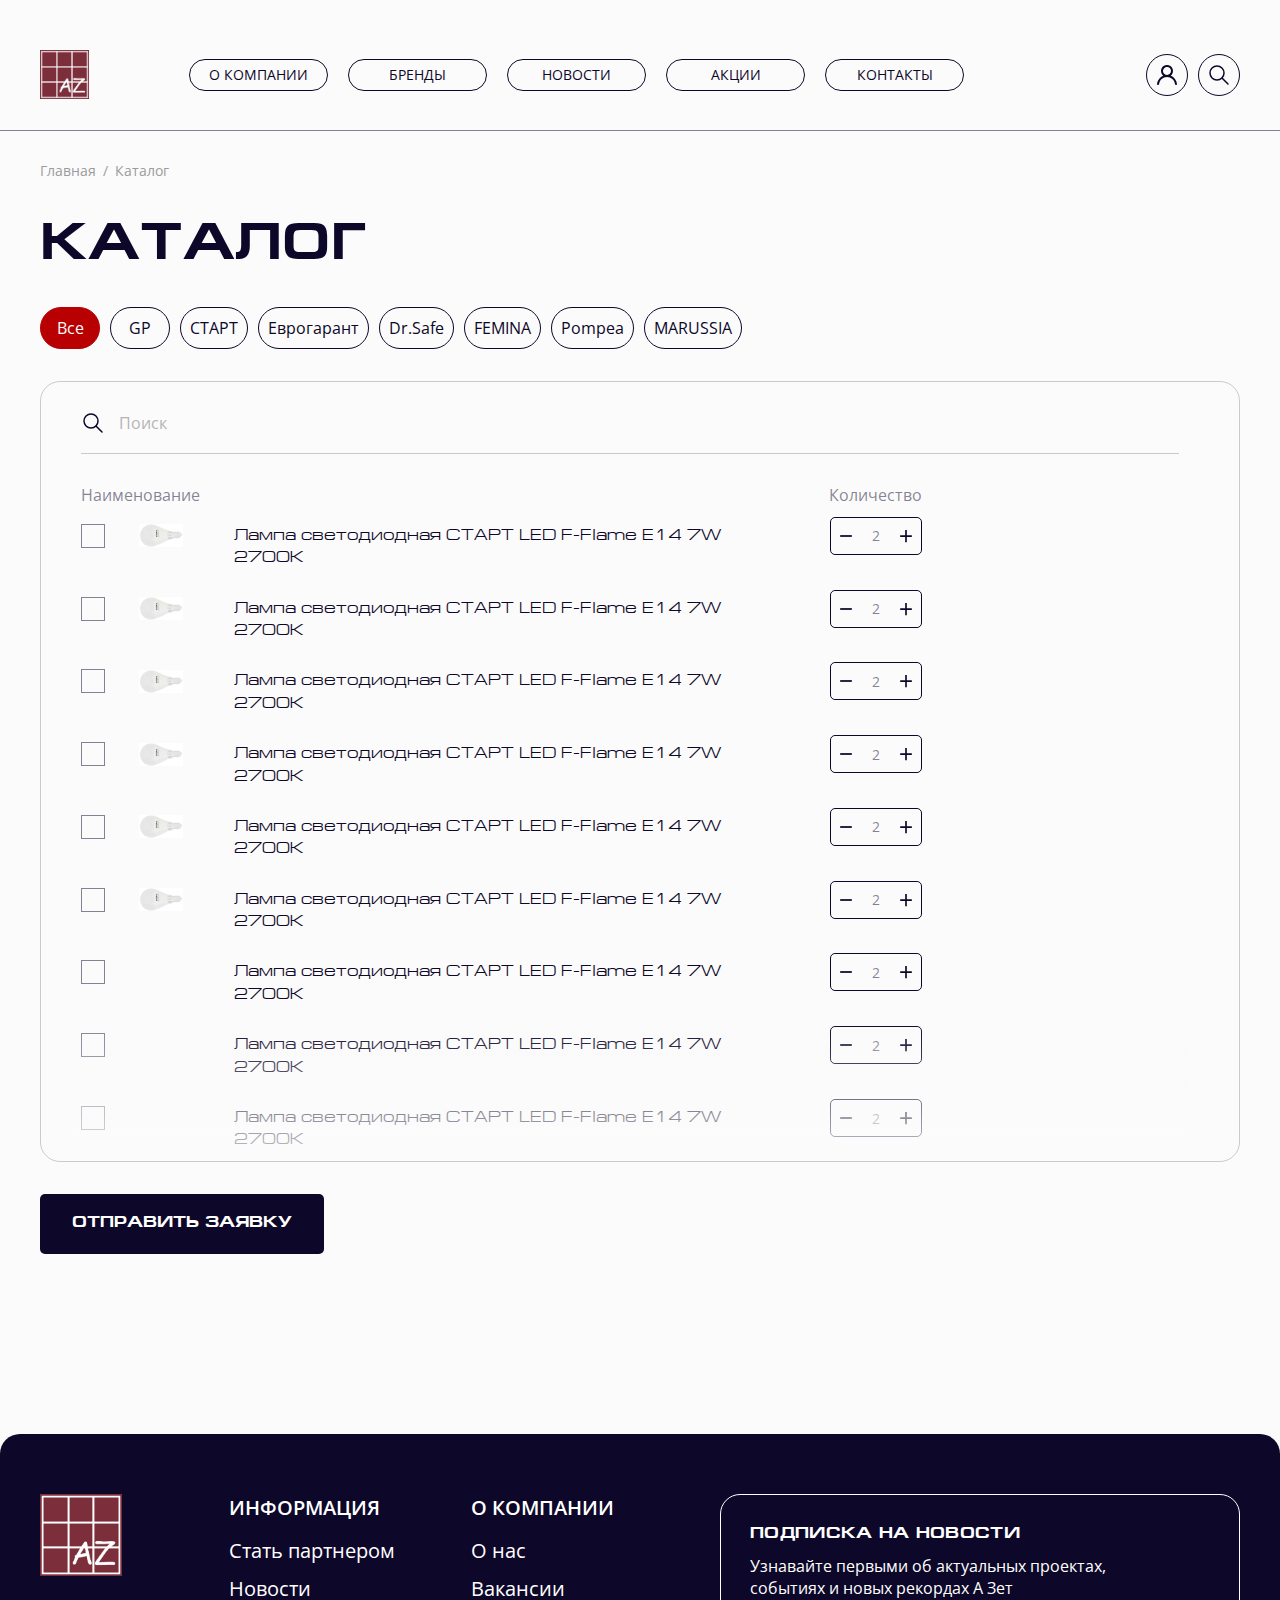
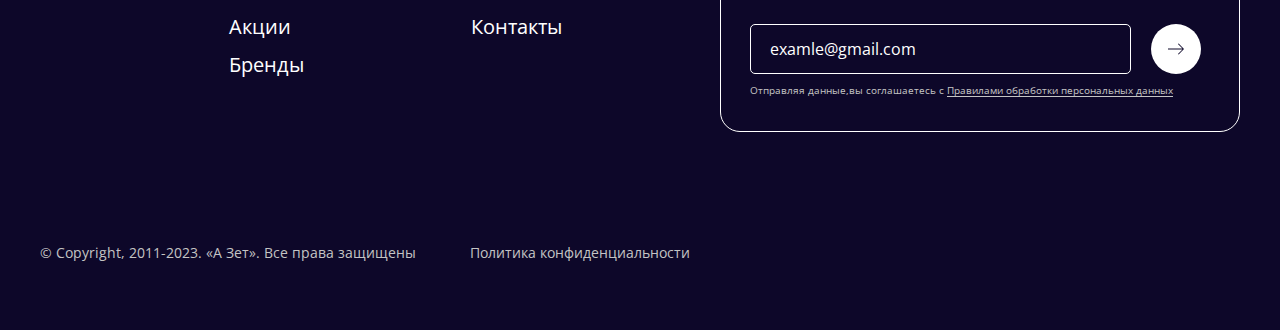
<file: catalog.html>
<!DOCTYPE html>
<html lang="ru">
	<head>
		<meta http-equiv="Content-Type" content="text/html; charset=utf-8">
		<!-- Переключение IE в последнию версию, на случай если в настройках пользователя стоит меньшая -->
		<meta http-equiv="X-UA-Compatible" content="IE=edge">

		<!-- Адаптирование страницы для мобильных устройств -->
		<meta name="viewport" content="width=device-width, initial-scale=1, maximum-scale=1">

		<!-- Запрет распознования номера телефона -->
		<meta name="format-detection" content="telephone=no">
		<meta name="SKYPE_TOOLBAR" content ="SKYPE_TOOLBAR_PARSER_COMPATIBLE">

		<!-- Заголовок страницы -->
		<title>Заголовок страницы</title>

		<!-- Данное значение часто используют(использовали) поисковые системы -->
		<meta name="description" content="">
		<meta name="keywords" content="">

		<!-- Традиционная иконка сайта, размер 16x16, прозрачность поддерживается. Рекомендуемый формат: .ico или .png -->
		<link rel="shortcut icon" href="favicon.ico">

		<link rel="preconnect" href="https://fonts.googleapis.com">
		<link rel="preconnect" href="https://fonts.gstatic.com" crossorigin>
		<link href="https://fonts.googleapis.com/css2?family=Open+Sans:ital,wght@0,300;0,400;0,500;0,600;0,700;1,300;1,400;1,500;1,600;1,700&display=swap" rel="stylesheet">

		<!-- Подключение файлов стилей -->
		<link rel="stylesheet" href="css/swiper-bundle.min.css">
		<link rel="stylesheet" href="css/fancybox.css">
		<link rel="stylesheet" href="css/styles.css">

		<link rel="stylesheet" href="css/response_1199.css" media="(max-width: 1199px)">
		<link rel="stylesheet" href="css/response_1024.css" media="(max-width: 1024px)">
		<link rel="stylesheet" href="css/response_767.css" media="(max-width: 767px)">
		<link rel="stylesheet" href="css/response_479.css" media="(max-width: 479px)">
	</head>
	<body>
		<div class="wrap">
			<div class="main">
				<!-- Шапка -->
				<header class="header">
					<div class="cont _flex">
						<div class="header__logo">
							<a href="/">
								<img src="images/logo.png" alt="">
							</a>
						</div>

						<div class="header__block">
							<div class="header__bg">
								<div class="header__logo">
									<a href="/">
										<img src="images/logo.png" alt="">
									</a>
								</div>

								<button type="button" class="mob-menu-close">
									<svg>
										<use xlink:href="images/sprite.svg#ic_close"></use>
									</svg>
								</button>

								<nav class="header__menu _flex">
									<div class="header__menu-item">
										<a href="/" class="header__menu-btn">О компании</a>
									</div>
									<div class="header__menu-item">
										<a href="/" class="header__menu-btn">Бренды</a>
									</div>
									<div class="header__menu-item">
										<a href="/" class="header__menu-btn">Новости</a>
									</div>
									<div class="header__menu-item">
										<a href="/" class="header__menu-btn">Акции</a>
									</div>
									<div class="header__menu-item">
										<a href="/" class="header__menu-btn">Контакты</a>
									</div>
								</nav>

								<div class="heade__contacts">
									<div class="heade__contacts-item">
										<div class="heade__contacts-title">Телефон офиса в г. Москве:</div>

										<div class="heade__contacts-phone">
											<a href="tel:+74959265050">+7 (495) 926-50-50</a>
										</div>
									</div>

									<div class="heade__contacts-item">
										<div class="heade__contacts-title">Телефон офиса в г. Домодедово:</div>

										<div class="heade__contacts-phone">
											<a href="tel:+74959265058">+7 (495) 926-50-58</a>
										</div>
									</div>
								</div>
							</div>
						</div>

						<div class="header__btns _flex">
							<button type="button" class="header__btn mob-menu-btn">
								<svg>
									<use xlink:href="images/sprite.svg#burger"></use>
								</svg>
							</button>

							<button type="button" data-content="#modal-reg" class="header__btn modal-btn">
								<svg>
									<use xlink:href="images/sprite.svg#ic_user"></use>
								</svg>
							</button>

							<a href="/" class="header__btn">
								<svg>
									<use xlink:href="images/sprite.svg#ic_lupa"></use>
								</svg>
							</a>
						</div>
					</div>
				</header>
				<!-- End Шапка -->


				<section class="page-heade">
					<div class="cont">
						<div class="breadcrumbs">
							<a href="/">Главная</a> <span class="breadcrumbs__sep">/</span> Каталог
						</div>

						<h1 class="page-title">Каталог</h1>
					</div>
				</section>


				<section class="catalog">
					<div class="cont">
						<div class="catalog__sorting _flex">
							<a class="catalog__sorting-link _active">Все</a>
							<a href="/" class="catalog__sorting-link">GP</a>
							<a href="/" class="catalog__sorting-link">СТАРТ</a>
							<a href="/" class="catalog__sorting-link">Еврогарант</a>
							<a href="/" class="catalog__sorting-link">Dr.Safe</a>
							<a href="/" class="catalog__sorting-link">FEMINA</a>
							<a href="/" class="catalog__sorting-link">Pompea</a>
							<a href="/" class="catalog__sorting-link">MARUSSIA</a>
						</div>
						
						<div class="products">
							<form action="" class="search">
								<input type="text" value="" placeholder="Поиск" class="search__input">
							</form>

							<div class="products__wrap">
								<div class="products__scroll">
									<div class="products__scroll-content">
										<table class="products__table">
											<thead>
												<tr>
													<th colspan="3">Наименование</th>
													<th>Количество</th>
												</tr>
											</thead>
											<tbody>
												<tr>
													<td class="products__table-check">
														<div class="checkbox-small">
															<label class="checkbox-small__label">
																<input type="checkbox" name="">

																<span class="checkbox-small__text"></span>
															</label>
														</div>
													</td>
													<td class="products__table-thumb">
														<div class="products__table-img">
															<img data-src="images/tmp/product1.jpg" src="images/img_plug.png" alt="" class="lazyload">
														</div>
													</td>
													<td class="products__table-name">
														<a href="/">Лампа светодиодная СТАРТ LED F-Flame E14 7W 2700К</a>
													</td>
													<td class="amount products__table-amount">
														<div class="amount__val _flex">
															<button type="button" class="amount__btn amount__btn_minus">
																<svg>
																	<use xlink:href="images/sprite.svg#ic_minus"></use>
																</svg>
															</button>

															<input type="text" value="2" data-minimum="1" data-maximum="999" data-step="1" class="amount__input" maxlength="3">

															<button type="button" class="amount__btn amount__btn_plus">
																<svg>
																	<use xlink:href="images/sprite.svg#ic_plus"></use>
																</svg>
															</button>
														</div>
													</td>
												</tr>
												<tr>
													<td class="products__table-check">
														<div class="checkbox-small">
															<label class="checkbox-small__label">
																<input type="checkbox" name="">

																<span class="checkbox-small__text"></span>
															</label>
														</div>
													</td>
													<td class="products__table-thumb">
														<div class="products__table-img">
															<img data-src="images/tmp/product1.jpg" src="images/img_plug.png" alt="" class="lazyload">
														</div>
													</td>
													<td class="products__table-name">
														<a href="/">Лампа светодиодная СТАРТ LED F-Flame E14 7W 2700К</a>
													</td>
													<td class="amount products__table-amount">
														<div class="amount__val _flex">
															<button type="button" class="amount__btn amount__btn_minus">
																<svg>
																	<use xlink:href="images/sprite.svg#ic_minus"></use>
																</svg>
															</button>

															<input type="text" value="2" data-minimum="1" data-maximum="999" data-step="1" class="amount__input" maxlength="3">

															<button type="button" class="amount__btn amount__btn_plus">
																<svg>
																	<use xlink:href="images/sprite.svg#ic_plus"></use>
																</svg>
															</button>
														</div>
													</td>
												</tr>
												<tr>
													<td class="products__table-check">
														<div class="checkbox-small">
															<label class="checkbox-small__label">
																<input type="checkbox" name="">

																<span class="checkbox-small__text"></span>
															</label>
														</div>
													</td>
													<td class="products__table-thumb">
														<div class="products__table-img">
															<img data-src="images/tmp/product1.jpg" src="images/img_plug.png" alt="" class="lazyload">
														</div>
													</td>
													<td class="products__table-name">
														<a href="/">Лампа светодиодная СТАРТ LED F-Flame E14 7W 2700К</a>
													</td>
													<td class="amount products__table-amount">
														<div class="amount__val _flex">
															<button type="button" class="amount__btn amount__btn_minus">
																<svg>
																	<use xlink:href="images/sprite.svg#ic_minus"></use>
																</svg>
															</button>

															<input type="text" value="2" data-minimum="1" data-maximum="999" data-step="1" class="amount__input" maxlength="3">

															<button type="button" class="amount__btn amount__btn_plus">
																<svg>
																	<use xlink:href="images/sprite.svg#ic_plus"></use>
																</svg>
															</button>
														</div>
													</td>
												</tr>
												<tr>
													<td class="products__table-check">
														<div class="checkbox-small">
															<label class="checkbox-small__label">
																<input type="checkbox" name="">

																<span class="checkbox-small__text"></span>
															</label>
														</div>
													</td>
													<td class="products__table-thumb">
														<div class="products__table-img">
															<img data-src="images/tmp/product1.jpg" src="images/img_plug.png" alt="" class="lazyload">
														</div>
													</td>
													<td class="products__table-name">
														<a href="/">Лампа светодиодная СТАРТ LED F-Flame E14 7W 2700К</a>
													</td>
													<td class="amount products__table-amount">
														<div class="amount__val _flex">
															<button type="button" class="amount__btn amount__btn_minus">
																<svg>
																	<use xlink:href="images/sprite.svg#ic_minus"></use>
																</svg>
															</button>

															<input type="text" value="2" data-minimum="1" data-maximum="999" data-step="1" class="amount__input" maxlength="3">

															<button type="button" class="amount__btn amount__btn_plus">
																<svg>
																	<use xlink:href="images/sprite.svg#ic_plus"></use>
																</svg>
															</button>
														</div>
													</td>
												</tr>
												<tr>
													<td class="products__table-check">
														<div class="checkbox-small">
															<label class="checkbox-small__label">
																<input type="checkbox" name="">

																<span class="checkbox-small__text"></span>
															</label>
														</div>
													</td>
													<td class="products__table-thumb">
														<div class="products__table-img">
															<img data-src="images/tmp/product1.jpg" src="images/img_plug.png" alt="" class="lazyload">
														</div>
													</td>
													<td class="products__table-name">
														<a href="/">Лампа светодиодная СТАРТ LED F-Flame E14 7W 2700К</a>
													</td>
													<td class="amount products__table-amount">
														<div class="amount__val _flex">
															<button type="button" class="amount__btn amount__btn_minus">
																<svg>
																	<use xlink:href="images/sprite.svg#ic_minus"></use>
																</svg>
															</button>

															<input type="text" value="2" data-minimum="1" data-maximum="999" data-step="1" class="amount__input" maxlength="3">

															<button type="button" class="amount__btn amount__btn_plus">
																<svg>
																	<use xlink:href="images/sprite.svg#ic_plus"></use>
																</svg>
															</button>
														</div>
													</td>
												</tr>
												<tr>
													<td class="products__table-check">
														<div class="checkbox-small">
															<label class="checkbox-small__label">
																<input type="checkbox" name="">

																<span class="checkbox-small__text"></span>
															</label>
														</div>
													</td>
													<td class="products__table-thumb">
														<div class="products__table-img">
															<img data-src="images/tmp/product1.jpg" src="images/img_plug.png" alt="" class="lazyload">
														</div>
													</td>
													<td class="products__table-name">
														<a href="/">Лампа светодиодная СТАРТ LED F-Flame E14 7W 2700К</a>
													</td>
													<td class="amount products__table-amount">
														<div class="amount__val _flex">
															<button type="button" class="amount__btn amount__btn_minus">
																<svg>
																	<use xlink:href="images/sprite.svg#ic_minus"></use>
																</svg>
															</button>

															<input type="text" value="2" data-minimum="1" data-maximum="999" data-step="1" class="amount__input" maxlength="3">

															<button type="button" class="amount__btn amount__btn_plus">
																<svg>
																	<use xlink:href="images/sprite.svg#ic_plus"></use>
																</svg>
															</button>
														</div>
													</td>
												</tr>
												<tr>
													<td class="products__table-check">
														<div class="checkbox-small">
															<label class="checkbox-small__label">
																<input type="checkbox" name="">

																<span class="checkbox-small__text"></span>
															</label>
														</div>
													</td>
													<td class="products__table-thumb">
														<div class="products__table-img">
															<img data-src="images/tmp/product1.jpg" src="images/img_plug.png" alt="" class="lazyload">
														</div>
													</td>
													<td class="products__table-name">
														<a href="/">Лампа светодиодная СТАРТ LED F-Flame E14 7W 2700К</a>
													</td>
													<td class="amount products__table-amount">
														<div class="amount__val _flex">
															<button type="button" class="amount__btn amount__btn_minus">
																<svg>
																	<use xlink:href="images/sprite.svg#ic_minus"></use>
																</svg>
															</button>

															<input type="text" value="2" data-minimum="1" data-maximum="999" data-step="1" class="amount__input" maxlength="3">

															<button type="button" class="amount__btn amount__btn_plus">
																<svg>
																	<use xlink:href="images/sprite.svg#ic_plus"></use>
																</svg>
															</button>
														</div>
													</td>
												</tr>
												<tr>
													<td class="products__table-check">
														<div class="checkbox-small">
															<label class="checkbox-small__label">
																<input type="checkbox" name="">

																<span class="checkbox-small__text"></span>
															</label>
														</div>
													</td>
													<td class="products__table-thumb">
														<div class="products__table-img">
															<img data-src="images/tmp/product1.jpg" src="images/img_plug.png" alt="" class="lazyload">
														</div>
													</td>
													<td class="products__table-name">
														<a href="/">Лампа светодиодная СТАРТ LED F-Flame E14 7W 2700К</a>
													</td>
													<td class="amount products__table-amount">
														<div class="amount__val _flex">
															<button type="button" class="amount__btn amount__btn_minus">
																<svg>
																	<use xlink:href="images/sprite.svg#ic_minus"></use>
																</svg>
															</button>

															<input type="text" value="2" data-minimum="1" data-maximum="999" data-step="1" class="amount__input" maxlength="3">

															<button type="button" class="amount__btn amount__btn_plus">
																<svg>
																	<use xlink:href="images/sprite.svg#ic_plus"></use>
																</svg>
															</button>
														</div>
													</td>
												</tr>
												<tr>
													<td class="products__table-check">
														<div class="checkbox-small">
															<label class="checkbox-small__label">
																<input type="checkbox" name="">

																<span class="checkbox-small__text"></span>
															</label>
														</div>
													</td>
													<td class="products__table-thumb">
														<div class="products__table-img">
															<img data-src="images/tmp/product1.jpg" src="images/img_plug.png" alt="" class="lazyload">
														</div>
													</td>
													<td class="products__table-name">
														<a href="/">Лампа светодиодная СТАРТ LED F-Flame E14 7W 2700К</a>
													</td>
													<td class="amount products__table-amount">
														<div class="amount__val _flex">
															<button type="button" class="amount__btn amount__btn_minus">
																<svg>
																	<use xlink:href="images/sprite.svg#ic_minus"></use>
																</svg>
															</button>

															<input type="text" value="2" data-minimum="1" data-maximum="999" data-step="1" class="amount__input" maxlength="3">

															<button type="button" class="amount__btn amount__btn_plus">
																<svg>
																	<use xlink:href="images/sprite.svg#ic_plus"></use>
																</svg>
															</button>
														</div>
													</td>
												</tr>
												<tr>
													<td class="products__table-check">
														<div class="checkbox-small">
															<label class="checkbox-small__label">
																<input type="checkbox" name="">

																<span class="checkbox-small__text"></span>
															</label>
														</div>
													</td>
													<td class="products__table-thumb">
														<div class="products__table-img">
															<img data-src="images/tmp/product1.jpg" src="images/img_plug.png" alt="" class="lazyload">
														</div>
													</td>
													<td class="products__table-name">
														<a href="/">Лампа светодиодная СТАРТ LED F-Flame E14 7W 2700К</a>
													</td>
													<td class="amount products__table-amount">
														<div class="amount__val _flex">
															<button type="button" class="amount__btn amount__btn_minus">
																<svg>
																	<use xlink:href="images/sprite.svg#ic_minus"></use>
																</svg>
															</button>

															<input type="text" value="2" data-minimum="1" data-maximum="999" data-step="1" class="amount__input" maxlength="3">

															<button type="button" class="amount__btn amount__btn_plus">
																<svg>
																	<use xlink:href="images/sprite.svg#ic_plus"></use>
																</svg>
															</button>
														</div>
													</td>
												</tr>
												<tr>
													<td class="products__table-check">
														<div class="checkbox-small">
															<label class="checkbox-small__label">
																<input type="checkbox" name="">

																<span class="checkbox-small__text"></span>
															</label>
														</div>
													</td>
													<td class="products__table-thumb">
														<div class="products__table-img">
															<img data-src="images/tmp/product1.jpg" src="images/img_plug.png" alt="" class="lazyload">
														</div>
													</td>
													<td class="products__table-name">
														<a href="/">Лампа светодиодная СТАРТ LED F-Flame E14 7W 2700К</a>
													</td>
													<td class="amount products__table-amount">
														<div class="amount__val _flex">
															<button type="button" class="amount__btn amount__btn_minus">
																<svg>
																	<use xlink:href="images/sprite.svg#ic_minus"></use>
																</svg>
															</button>

															<input type="text" value="2" data-minimum="1" data-maximum="999" data-step="1" class="amount__input" maxlength="3">

															<button type="button" class="amount__btn amount__btn_plus">
																<svg>
																	<use xlink:href="images/sprite.svg#ic_plus"></use>
																</svg>
															</button>
														</div>
													</td>
												</tr>
												<tr>
													<td class="products__table-check">
														<div class="checkbox-small">
															<label class="checkbox-small__label">
																<input type="checkbox" name="">

																<span class="checkbox-small__text"></span>
															</label>
														</div>
													</td>
													<td class="products__table-thumb">
														<div class="products__table-img">
															<img data-src="images/tmp/product1.jpg" src="images/img_plug.png" alt="" class="lazyload">
														</div>
													</td>
													<td class="products__table-name">
														<a href="/">Лампа светодиодная СТАРТ LED F-Flame E14 7W 2700К</a>
													</td>
													<td class="amount products__table-amount">
														<div class="amount__val _flex">
															<button type="button" class="amount__btn amount__btn_minus">
																<svg>
																	<use xlink:href="images/sprite.svg#ic_minus"></use>
																</svg>
															</button>

															<input type="text" value="2" data-minimum="1" data-maximum="999" data-step="1" class="amount__input" maxlength="3">

															<button type="button" class="amount__btn amount__btn_plus">
																<svg>
																	<use xlink:href="images/sprite.svg#ic_plus"></use>
																</svg>
															</button>
														</div>
													</td>
												</tr>
											</tbody>
										</table>
									</div>
								</div>
							</div>
						</div>

						<div class="catalog__bg">
							<button type="button" data-content="#modal-request" class="btn-black btn-black_upper catalog__btn-black modal-btn">Отправить заявку</button>
						</div>
					</div>
				</section>
			</div>


			<footer class="footer _marg">
				<div class="cont ">
					<div class="footer__top _flex">
						<div class="footer__logo">
							<img src="images/logo.png" alt="">
						</div>

						<div class="footer__items _flex">
							<div class="footer__items-item">
								<div class="footer__title">
									<a href="/">Информация</a>
								</div>

								<div class="footer__menu">
									<div class="footer__menu-item">
										<a href="/" class="footer__menu-link">Стать партнером</a>
									</div>
									<div class="footer__menu-item">
										<a href="/" class="footer__menu-link">Новости</a>
									</div>
									<div class="footer__menu-item">
										<a href="/" class="footer__menu-link">Акции</a>
									</div>
									<div class="footer__menu-item">
										<a href="/" class="footer__menu-link">Бренды</a>
									</div>
								</div>
							</div>

							<div class="footer__items-item">
								<div class="footer__title">
									<a href="/">О компании</a>
								</div>

								<div class="footer__menu">
									<div class="footer__menu-item">
										<a href="/" class="footer__menu-link">О нас</a>
									</div>
									<div class="footer__menu-item">
										<a href="/" class="footer__menu-link">Вакансии</a>
									</div>
									<div class="footer__menu-item">
										<a href="/" class="footer__menu-link">Контакты</a>
									</div>
								</div>
							</div>
						</div>

						<form action="" class="form-subscribe">
							<div class="form-subscribe__title">ПОДПИСКА НА НОВОСТИ</div>

							<div class="form-subscribe__subtitle">Узнавайте первыми об актуальных проектах, <br>событиях и новых рекордах А Зет</div>

							<div class="form-subscribe__flex _flex">
								<input type="email" value="" placeholder="examle@gmail.com" class="form-subscribe__input">

								<button type="submit" class="form-subscribe__submit">
									<svg>
										<use xlink:href="images/sprite.svg#arrow1"></use>
									</svg>
								</button>
							</div>

							<div class="form-subscribe__agree">Отправляя данные,вы соглашаетесь с&nbsp;<a href="/" target="_blank">Правилами обработки персональных данных</a></div>
						</form>
					</div>

					<div class="footer__bot _flex">
						<div class="footer__copy">&copy; Copyright, 2011-2023. «А Зет». Все права защищены</div>

						<div class="footer__policy">
							<a href="/">Политика конфиденциальности</a>
						</div>

						<div class="footer__creator">
							<a href="/" rel="nofollow" target="_blank">
								<img data-src="images/creator.svg" src="images/img_plug.png" alt="" class="lazyload">
							</a>
						</div>
					</div>
				</div>
			</footer>
		</div>


		<div class="supports-error">
			Ваш браузер устарел рекомендуем обновить его до последней версии<br> или использовать другой более современный.
		</div>


		<section class="modal" id="modal-reg">
			<div class="modal-title">Регистрация</div>

			<form action="" class="form modal__form">
				<div class="form__line">
					<div class="form__label">E-mail <span>*</span></div>

					<div class="form__filed">
						<input type="email" value="" name="" class="form__input">
					</div>
				</div>

				<div class="checkboxes">
					<div class="checkbox">
						<label class="checkbox__label">
							<input type="checkbox" name="">
	
							<span class="checkbox__text">
								<span>Подтверждаю свое согласие на получение информации о новинках и выгодных предложениях</span>
							</span>
						</label>
					</div>
	
					<div class="checkbox">
						<label class="checkbox__label">
							<input type="checkbox" name="">
	
							<span class="checkbox__text">
								<span>Подтверждаю свое согласие на обработку и&nbsp;хранение моих <a href="/" target="_blank">персональных данных</a> в соответствии с пользовательским соглашением</span>
							</span>
						</label>
					</div>
				</div>

				<div class="form__submit">
					<button type="submit" class="form__submit-btn btn-black">Зарегистрироваться</button>
				</div>

				<div class="modal__info">
					<button type="button" data-content="#modal-login" class="modal-btn">Войти</button> в уже существующий аккаунт
				</div>
			</form>
		</section>


		<section class="modal" id="modal-login">
			<div class="modal-title">Авторизация/Регистрация</div>

			<form action="" class="form modal__form">
				<div class="form__line">
					<div class="form__label">E-mail</div>

					<div class="form__filed">
						<input type="email" value="" name="" class="form__input">
					</div>
				</div>

				<div class="form__line">
					<div class="form__label">Пароль</div>

					<div class="form__filed">
						<input type="password" value="" name="" class="form__input">

						<button type="button" class="form__eye">
							<svg>
								<use xlink:href="images/sprite.svg#ic_eye"></use>
							</svg>
						</button>
					</div>
				</div>

				<div class="modal__line _flex">
					<div class="checkbox-dot">
						<label class="checkbox-dot__label">
							<input type="checkbox" name="">
	
							<span class="checkbox-dot__text">
								<span>Запомнить меня</span>
							</span>
						</label>
					</div>
	
					<div class="forgot-password">
						<button type="button" data-content="#modal-forgot" class="modal-btn">Забыли пароль?</button>
					</div>
				</div>

				<div class="form__submit">
					<button type="submit" class="form__submit-btn btn-black">Войти</button>
				</div>

				<div class="modal__info">
					Нет аккаунта? <button type="button" data-content="#modal-reg" class="modal-btn">Зарегистрироваться</button>
				</div>
			</form>
		</section>


		<section class="modal" id="modal-forgot">
			<div class="modal-title">Восстановление данных</div>

			<div class="modal-subtitle">Введите ваш адрес электронной почты, и мы отправим на него ссылку для смены пароля</div>

			<form action="" class="form modal__form forgot-send">
				<div class="form__line">
					<div class="form__label">E-mail</div>

					<div class="form__filed">
						<input type="email" value="" name="" class="form__input">
					</div>
				</div>

				<div class="form__submit">
					<button type="submit" class="form__submit-btn btn-black">Отправить</button>
				</div>
			</form>
		</section>


		<section class="modal" id="modal-recovery">
			<div class="modal-title">Восстановление данных</div>

			<form action="" class="form modal__form">
				<div class="form__line">
					<div class="form__label">Код из письма</div>

					<div class="form__filed">
						<input type="text" value="" name="" class="form__input">
					</div>
				</div>

				<div class="form__line">
					<div class="form__label">Пароль</div>

					<div class="form__filed">
						<input type="password" value="" name="" class="form__input">
					</div>
				</div>

				<div class="form__line">
					<div class="form__label">Повторите пароль</div>

					<div class="form__filed">
						<input type="password" value="" name="" class="form__input">
					</div>
				</div>

				<div class="form__submit">
					<button type="submit" class="form__submit-btn btn-black">Отправить</button>
				</div>
			</form>
		</section>

		
		<section class="modal modal-request" id="modal-request">
			<div class="modal-request__wrap">
				<div class="modal-request__box">
					<div class="modal-request__icon">
						<img data-src="images/ic_check.svg" src="images/img_plug.png" alt="" class="lazyload">
					</div>

					<div class="modal-request__title">Ваша заявка успешно оформлена!</div>

					<div class="modal-request__desc">В ближайшее время с вами <br>свяжется наш менеджер</div>
				</div>
			</div>
		</section>


		<!-- Подключение javascript файлов -->
		<div class="js-load"></div>
		<script src="js/jquery-3.5.0.min.js"></script>

		<script src="js/swiper-bundle.min.js"></script>
		<script src="js/fancybox.js"></script>
		<script src="js/nice-select.js"></script>
		<script src="js/inputmask.min.js"></script>

		<script src="js/functions.js"></script>
		<script src="js/scripts.js"></script>
	</body>
</html>
</file>
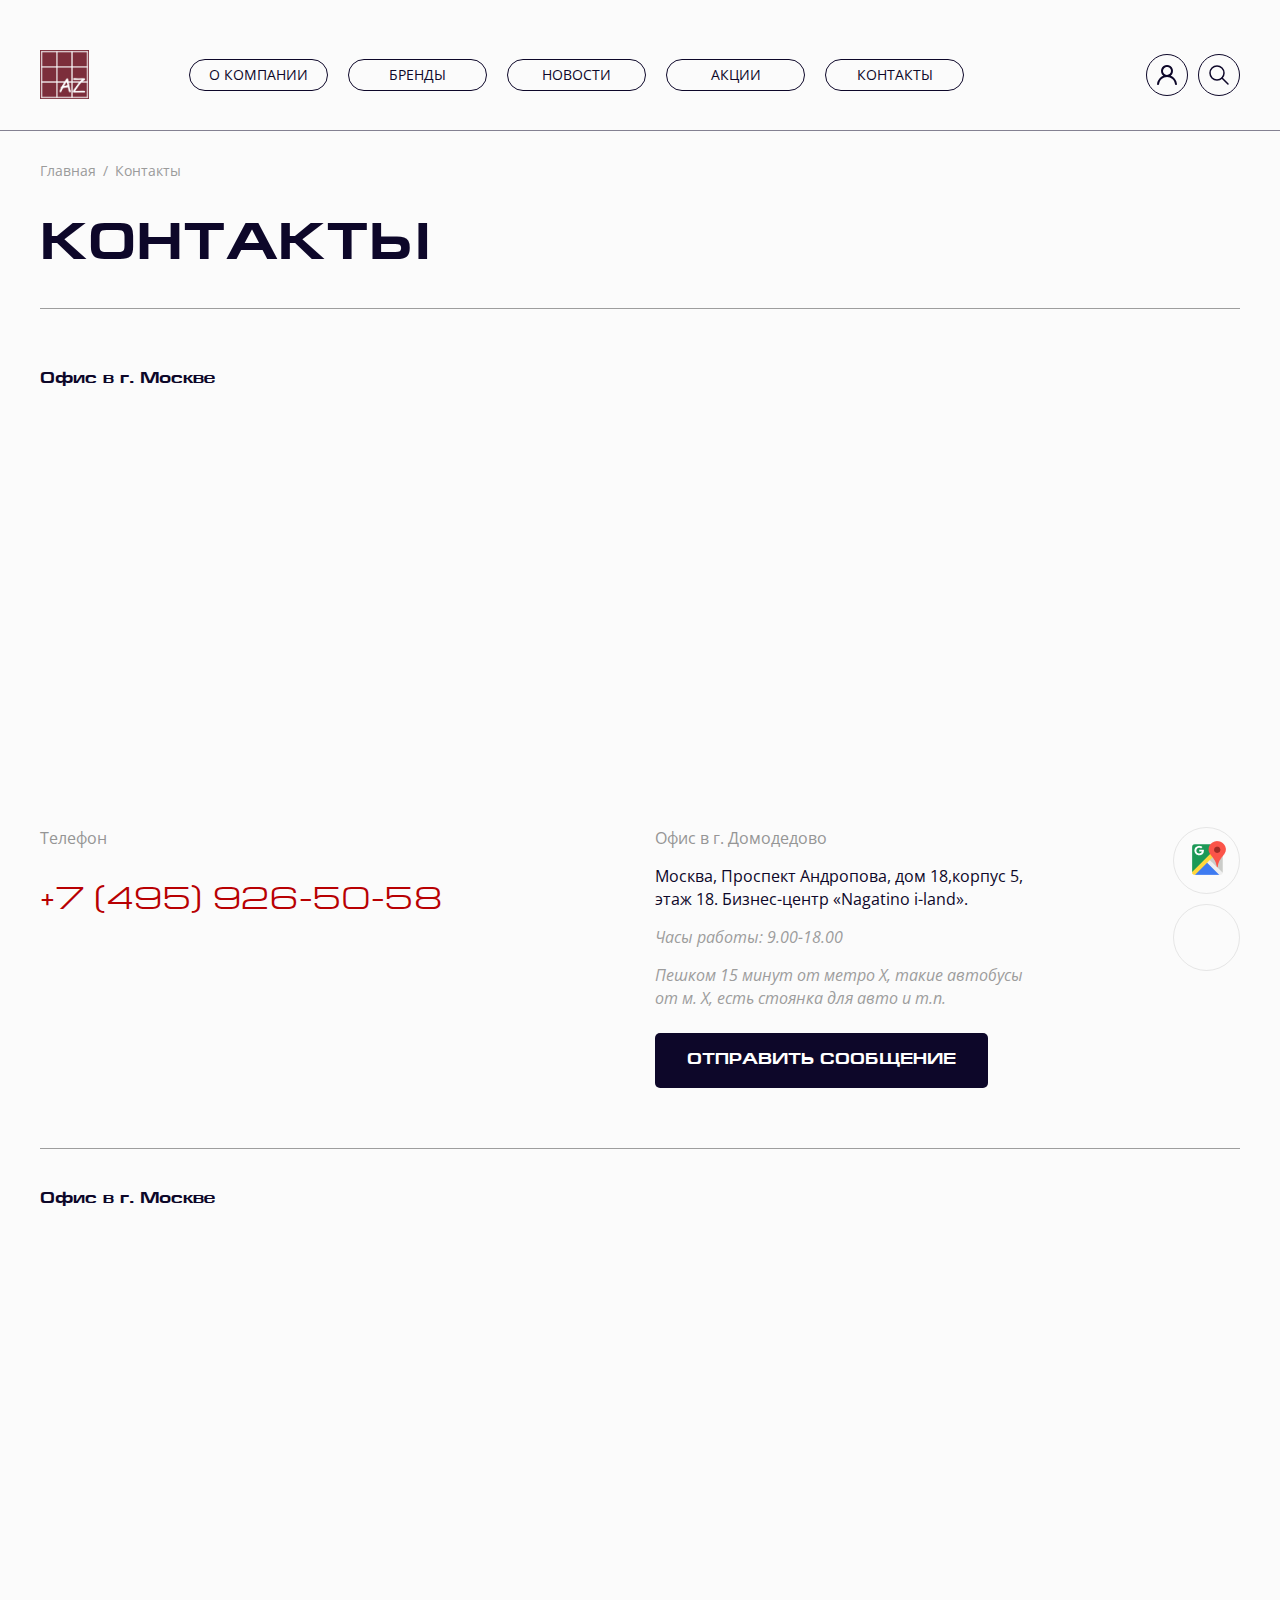
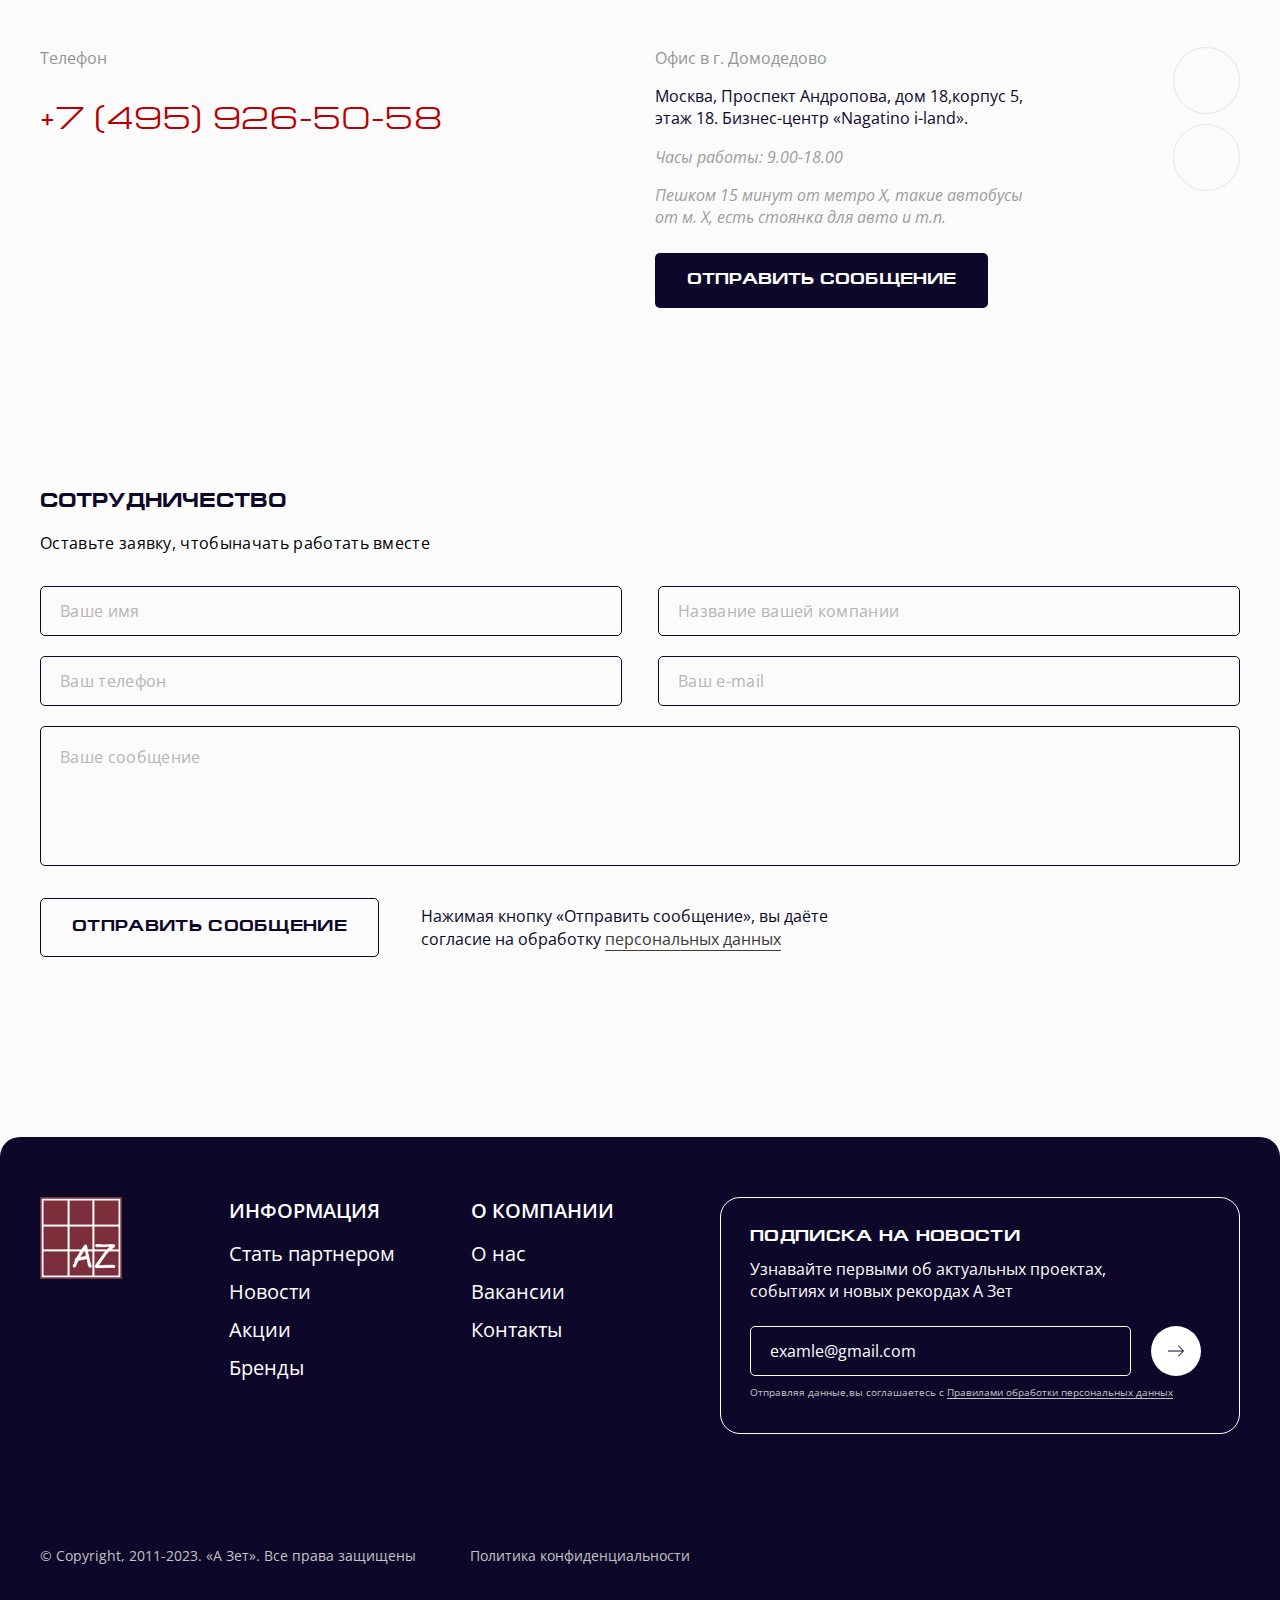
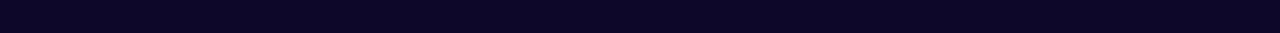
<file: contacts.html>
<!DOCTYPE html>
<html lang="ru">
	<head>
		<meta http-equiv="Content-Type" content="text/html; charset=utf-8">
		<!-- Переключение IE в последнию версию, на случай если в настройках пользователя стоит меньшая -->
		<meta http-equiv="X-UA-Compatible" content="IE=edge">

		<!-- Адаптирование страницы для мобильных устройств -->
		<meta name="viewport" content="width=device-width, initial-scale=1, maximum-scale=1">

		<!-- Запрет распознования номера телефона -->
		<meta name="format-detection" content="telephone=no">
		<meta name="SKYPE_TOOLBAR" content ="SKYPE_TOOLBAR_PARSER_COMPATIBLE">

		<!-- Заголовок страницы -->
		<title>Заголовок страницы</title>

		<!-- Данное значение часто используют(использовали) поисковые системы -->
		<meta name="description" content="">
		<meta name="keywords" content="">

		<!-- Традиционная иконка сайта, размер 16x16, прозрачность поддерживается. Рекомендуемый формат: .ico или .png -->
		<link rel="shortcut icon" href="favicon.ico">

		<link rel="preconnect" href="https://fonts.googleapis.com">
		<link rel="preconnect" href="https://fonts.gstatic.com" crossorigin>
		<link href="https://fonts.googleapis.com/css2?family=Open+Sans:ital,wght@0,300;0,400;0,500;0,600;0,700;1,300;1,400;1,500;1,600;1,700&display=swap" rel="stylesheet">

		<!-- Подключение файлов стилей -->
		<link rel="stylesheet" href="css/swiper-bundle.min.css">
		<link rel="stylesheet" href="css/fancybox.css">
		<link rel="stylesheet" href="css/styles.css">

		<link rel="stylesheet" href="css/response_1199.css" media="(max-width: 1199px)">
		<link rel="stylesheet" href="css/response_1024.css" media="(max-width: 1024px)">
		<link rel="stylesheet" href="css/response_767.css" media="(max-width: 767px)">
		<link rel="stylesheet" href="css/response_479.css" media="(max-width: 479px)">
	</head>
	<body>
		<div class="wrap">
			<div class="main">
				<!-- Шапка -->
				<header class="header">
					<div class="cont _flex">
						<div class="header__logo">
							<a href="/">
								<img src="images/logo.png" alt="">
							</a>
						</div>

						<div class="header__block">
							<div class="header__bg">
								<div class="header__logo">
									<a href="/">
										<img src="images/logo.png" alt="">
									</a>
								</div>

								<button type="button" class="mob-menu-close">
									<svg>
										<use xlink:href="images/sprite.svg#ic_close"></use>
									</svg>
								</button>

								<nav class="header__menu _flex">
									<div class="header__menu-item">
										<a href="/" class="header__menu-btn">О компании</a>
									</div>
									<div class="header__menu-item">
										<a href="/" class="header__menu-btn">Бренды</a>
									</div>
									<div class="header__menu-item">
										<a href="/" class="header__menu-btn">Новости</a>
									</div>
									<div class="header__menu-item">
										<a href="/" class="header__menu-btn">Акции</a>
									</div>
									<div class="header__menu-item">
										<a href="/" class="header__menu-btn">Контакты</a>
									</div>
								</nav>

								<div class="heade__contacts">
									<div class="heade__contacts-item">
										<div class="heade__contacts-title">Телефон офиса в г. Москве:</div>

										<div class="heade__contacts-phone">
											<a href="tel:+74959265050">+7 (495) 926-50-50</a>
										</div>
									</div>

									<div class="heade__contacts-item">
										<div class="heade__contacts-title">Телефон офиса в г. Домодедово:</div>

										<div class="heade__contacts-phone">
											<a href="tel:+74959265058">+7 (495) 926-50-58</a>
										</div>
									</div>
								</div>
							</div>
						</div>

						<div class="header__btns _flex">
							<button type="button" class="header__btn mob-menu-btn">
								<svg>
									<use xlink:href="images/sprite.svg#burger"></use>
								</svg>
							</button>

							<button type="button" data-content="#modal-reg" class="header__btn modal-btn">
								<svg>
									<use xlink:href="images/sprite.svg#ic_user"></use>
								</svg>
							</button>

							<a href="/" class="header__btn">
								<svg>
									<use xlink:href="images/sprite.svg#ic_lupa"></use>
								</svg>
							</a>
						</div>
					</div>
				</header>
				<!-- End Шапка -->


				<section class="page-heade">
					<div class="cont">
						<div class="breadcrumbs">
							<a href="/">Главная</a> <span class="breadcrumbs__sep">/</span> Контакты
						</div>

						<h1 class="page-title">Контакты</h1>
					</div>
				</section>


				<section class="contacts">
					<div class="cont">
						<div class="contacts__sector">
							<div class="contacts__title">Офис в г. Москве</div>

							<div class="contacts__map">
								<script type="text/javascript" charset="utf-8" async src="https://api-maps.yandex.ru/services/constructor/1.0/js/?um=constructor%3A188c0dc0856fa08c7fd252bc2b5da796d6ab4922fee0a1420ad6804abd06ed3e&amp;width=100%25&amp;height=100%25&amp;lang=ru_RU&amp;scroll=true"></script>
							</div>

							<div class="contacts__flex _flex">
								<div class="contacts__col">
									<div class="contacts__label">Телефон</div>

									<div class="contacts__phone">
										<a href="tel:+74959265058">+7 (495) 926-50-58</a>
									</div>
								</div>

								<div class="contacts__col _flex">
									<div class="contacts__col-box">
										<div class="contacts__label">Офис в г. Домодедово</div>

										<div class="contacts__adres">Москва, Проспект Андропова, дом 18,корпус 5, этаж 18. Бизнес-центр «Nagatino i-land».</div>

										<div class="contacts__time">Часы работы: 9.00-18.00</div>

										<div class="contacts__time">Пешком 15 минут от метро Х, такие автобусы от м. Х, есть стоянка для авто и т.п.</div>

										<div class="contacts__btn">
											<a href="/" class="btn-black btn-black_upper">Отправить сообщение</a>
										</div>
									</div>

									<div class="contacts__links">
										<a href="/" class="contacts__links-link">
											<img data-src="images/ic_google.png" src="images/img_plug.png" alt="" class="lazyload">
										</a>

										<a href="/" class="contacts__links-link">
											<img data-src="images/ic_yandex.png" src="images/img_plug.png" alt="" class="lazyload">
										</a>
									</div>
								</div>
							</div>
						</div>

						<div class="contacts__sector">
							<div class="contacts__title">Офис в г. Москве</div>

							<div class="contacts__map">
								<script type="text/javascript" charset="utf-8" async src="https://api-maps.yandex.ru/services/constructor/1.0/js/?um=constructor%3A188c0dc0856fa08c7fd252bc2b5da796d6ab4922fee0a1420ad6804abd06ed3e&amp;width=100%25&amp;height=100%25&amp;lang=ru_RU&amp;scroll=true"></script>
							</div>

							<div class="contacts__flex _flex">
								<div class="contacts__col">
									<div class="contacts__label">Телефон</div>

									<div class="contacts__phone">
										<a href="tel:+74959265058">+7 (495) 926-50-58</a>
									</div>
								</div>

								<div class="contacts__col _flex">
									<div class="contacts__col-box">
										<div class="contacts__label">Офис в г. Домодедово</div>

										<div class="contacts__adres">Москва, Проспект Андропова, дом 18,корпус 5, этаж 18. Бизнес-центр «Nagatino i-land».</div>

										<div class="contacts__time">Часы работы: 9.00-18.00</div>

										<div class="contacts__time">Пешком 15 минут от метро Х, такие автобусы от м. Х, есть стоянка для авто и т.п.</div>

										<div class="contacts__btn">
											<a href="/" class="btn-black btn-black_upper">Отправить сообщение</a>
										</div>
									</div>

									<div class="contacts__links">
										<a href="/" class="contacts__links-link">
											<img data-src="images/ic_google.png" src="images/img_plug.png" alt="" class="lazyload">
										</a>

										<a href="/" class="contacts__links-link">
											<img data-src="images/ic_yandex.png" src="images/img_plug.png" alt="" class="lazyload">
										</a>
									</div>
								</div>
							</div>
						</div>
					</div>
				</section>


				<section class="section-form _marg">
					<div class="cont">
						<form action="" class="form">
							<div class="form__title">
								<b>СОТРУДНИЧЕСТВО</b>
							</div>

							<div class="form__subtitle">Оставьте заявку, чтобыначать работать вместе</div>

							<div class="form__flex _flex">
								<div class="form__line">
									<div class="form__filed">
										<input type="text" value="" placeholder="Ваше имя" name="" class="form__input">
									</div>
								</div>

								<div class="form__line">
									<div class="form__filed">
										<input type="text" value="" placeholder="Название вашей компании" name="" class="form__input">
									</div>
								</div>

								<div class="form__line">
									<div class="form__filed">
										<input type="tel" data-mask="+7 (999) 999-99-99" value="" placeholder="Ваш телефон" name="" class="form__input">
									</div>
								</div>

								<div class="form__line">
									<div class="form__filed">
										<input type="email" value="" placeholder="Ваш e-mail" name="" class="form__input">
									</div>
								</div>
							</div>

							<div class="form__line">
								<div class="form__filed">
									<textarea placeholder="Ваше сообщение" class="form__textarea"></textarea>
								</div>
							</div>

							<div class="form__bottom _flex">
								<div class="form__submit">
									<button type="submit" class="form__submit-btn btn-bord">
										<b>Отправить сообщение</b>
									</button>
								</div>

								<div class="form__agree">Нажимая кнопку «Отправить сообщение», вы даёте <br>согласие на обработку <a href="/" target="_blank">персональных данных</a></div>
							</div>
						</form>
					</div>
				</section>
			</div>


			<footer class="footer _marg">
				<div class="cont ">
					<div class="footer__top _flex">
						<div class="footer__logo">
							<img src="images/logo.png" alt="">
						</div>

						<div class="footer__items _flex">
							<div class="footer__items-item">
								<div class="footer__title">
									<a href="/">Информация</a>
								</div>

								<div class="footer__menu">
									<div class="footer__menu-item">
										<a href="/" class="footer__menu-link">Стать партнером</a>
									</div>
									<div class="footer__menu-item">
										<a href="/" class="footer__menu-link">Новости</a>
									</div>
									<div class="footer__menu-item">
										<a href="/" class="footer__menu-link">Акции</a>
									</div>
									<div class="footer__menu-item">
										<a href="/" class="footer__menu-link">Бренды</a>
									</div>
								</div>
							</div>

							<div class="footer__items-item">
								<div class="footer__title">
									<a href="/">О компании</a>
								</div>

								<div class="footer__menu">
									<div class="footer__menu-item">
										<a href="/" class="footer__menu-link">О нас</a>
									</div>
									<div class="footer__menu-item">
										<a href="/" class="footer__menu-link">Вакансии</a>
									</div>
									<div class="footer__menu-item">
										<a href="/" class="footer__menu-link">Контакты</a>
									</div>
								</div>
							</div>
						</div>

						<form action="" class="form-subscribe">
							<div class="form-subscribe__title">ПОДПИСКА НА НОВОСТИ</div>

							<div class="form-subscribe__subtitle">Узнавайте первыми об актуальных проектах, <br>событиях и новых рекордах А Зет</div>

							<div class="form-subscribe__flex _flex">
								<input type="email" value="" placeholder="examle@gmail.com" class="form-subscribe__input">

								<button type="submit" class="form-subscribe__submit">
									<svg>
										<use xlink:href="images/sprite.svg#arrow1"></use>
									</svg>
								</button>
							</div>

							<div class="form-subscribe__agree">Отправляя данные,вы соглашаетесь с&nbsp;<a href="/" target="_blank">Правилами обработки персональных данных</a></div>
						</form>
					</div>

					<div class="footer__bot _flex">
						<div class="footer__copy">&copy; Copyright, 2011-2023. «А Зет». Все права защищены</div>

						<div class="footer__policy">
							<a href="/">Политика конфиденциальности</a>
						</div>

						<div class="footer__creator">
							<a href="/" rel="nofollow" target="_blank">
								<img data-src="images/creator.svg" src="images/img_plug.png" alt="" class="lazyload">
							</a>
						</div>
					</div>
				</div>
			</footer>
		</div>


		<div class="supports-error">
			Ваш браузер устарел рекомендуем обновить его до последней версии<br> или использовать другой более современный.
		</div>


		<section class="modal" id="modal-reg">
			<div class="modal-title">Регистрация</div>

			<form action="" class="form modal__form">
				<div class="form__line">
					<div class="form__label">E-mail <span>*</span></div>

					<div class="form__filed">
						<input type="email" value="" name="" class="form__input">
					</div>
				</div>

				<div class="checkboxes">
					<div class="checkbox">
						<label class="checkbox__label">
							<input type="checkbox" name="">
	
							<span class="checkbox__text">
								<span>Подтверждаю свое согласие на получение информации о новинках и выгодных предложениях</span>
							</span>
						</label>
					</div>
	
					<div class="checkbox">
						<label class="checkbox__label">
							<input type="checkbox" name="">
	
							<span class="checkbox__text">
								<span>Подтверждаю свое согласие на обработку и&nbsp;хранение моих <a href="/" target="_blank">персональных данных</a> в соответствии с пользовательским соглашением</span>
							</span>
						</label>
					</div>
				</div>

				<div class="form__submit">
					<button type="submit" class="form__submit-btn btn-black">Зарегистрироваться</button>
				</div>

				<div class="modal__info">
					<button type="button" data-content="#modal-login" class="modal-btn">Войти</button> в уже существующий аккаунт
				</div>
			</form>
		</section>


		<section class="modal" id="modal-login">
			<div class="modal-title">Авторизация/Регистрация</div>

			<form action="" class="form modal__form">
				<div class="form__line">
					<div class="form__label">E-mail</div>

					<div class="form__filed">
						<input type="email" value="" name="" class="form__input">
					</div>
				</div>

				<div class="form__line">
					<div class="form__label">Пароль</div>

					<div class="form__filed">
						<input type="password" value="" name="" class="form__input">

						<button type="button" class="form__eye">
							<svg>
								<use xlink:href="images/sprite.svg#ic_eye"></use>
							</svg>
						</button>
					</div>
				</div>

				<div class="modal__line _flex">
					<div class="checkbox-dot">
						<label class="checkbox-dot__label">
							<input type="checkbox" name="">
	
							<span class="checkbox-dot__text">
								<span>Запомнить меня</span>
							</span>
						</label>
					</div>
	
					<div class="forgot-password">
						<button type="button" data-content="#modal-forgot" class="modal-btn">Забыли пароль?</button>
					</div>
				</div>

				<div class="form__submit">
					<button type="submit" class="form__submit-btn btn-black">Войти</button>
				</div>

				<div class="modal__info">
					Нет аккаунта? <button type="button" data-content="#modal-reg" class="modal-btn">Зарегистрироваться</button>
				</div>
			</form>
		</section>


		<section class="modal" id="modal-forgot">
			<div class="modal-title">Восстановление данных</div>

			<div class="modal-subtitle">Введите ваш адрес электронной почты, и мы отправим на него ссылку для смены пароля</div>

			<form action="" class="form modal__form forgot-send">
				<div class="form__line">
					<div class="form__label">E-mail</div>

					<div class="form__filed">
						<input type="email" value="" name="" class="form__input">
					</div>
				</div>

				<div class="form__submit">
					<button type="submit" class="form__submit-btn btn-black">Отправить</button>
				</div>
			</form>
		</section>


		<section class="modal" id="modal-recovery">
			<div class="modal-title">Восстановление данных</div>

			<form action="" class="form modal__form">
				<div class="form__line">
					<div class="form__label">Код из письма</div>

					<div class="form__filed">
						<input type="text" value="" name="" class="form__input">
					</div>
				</div>

				<div class="form__line">
					<div class="form__label">Пароль</div>

					<div class="form__filed">
						<input type="password" value="" name="" class="form__input">
					</div>
				</div>

				<div class="form__line">
					<div class="form__label">Повторите пароль</div>

					<div class="form__filed">
						<input type="password" value="" name="" class="form__input">
					</div>
				</div>

				<div class="form__submit">
					<button type="submit" class="form__submit-btn btn-black">Отправить</button>
				</div>
			</form>
		</section>

		
		<section class="modal modal-request" id="modal-request">
			<div class="modal-request__wrap">
				<div class="modal-request__box">
					<div class="modal-request__icon">
						<img data-src="images/ic_check.svg" src="images/img_plug.png" alt="" class="lazyload">
					</div>

					<div class="modal-request__title">Ваша заявка успешно оформлена!</div>

					<div class="modal-request__desc">В ближайшее время с вами <br>свяжется наш менеджер</div>
				</div>
			</div>
		</section>


		<!-- Подключение javascript файлов -->
		<div class="js-load"></div>
		<script src="js/jquery-3.5.0.min.js"></script>

		<script src="js/swiper-bundle.min.js"></script>
		<script src="js/fancybox.js"></script>
		<script src="js/nice-select.js"></script>
		<script src="js/inputmask.min.js"></script>

		<script src="js/functions.js"></script>
		<script src="js/scripts.js"></script>
	</body>
</html>
</file>
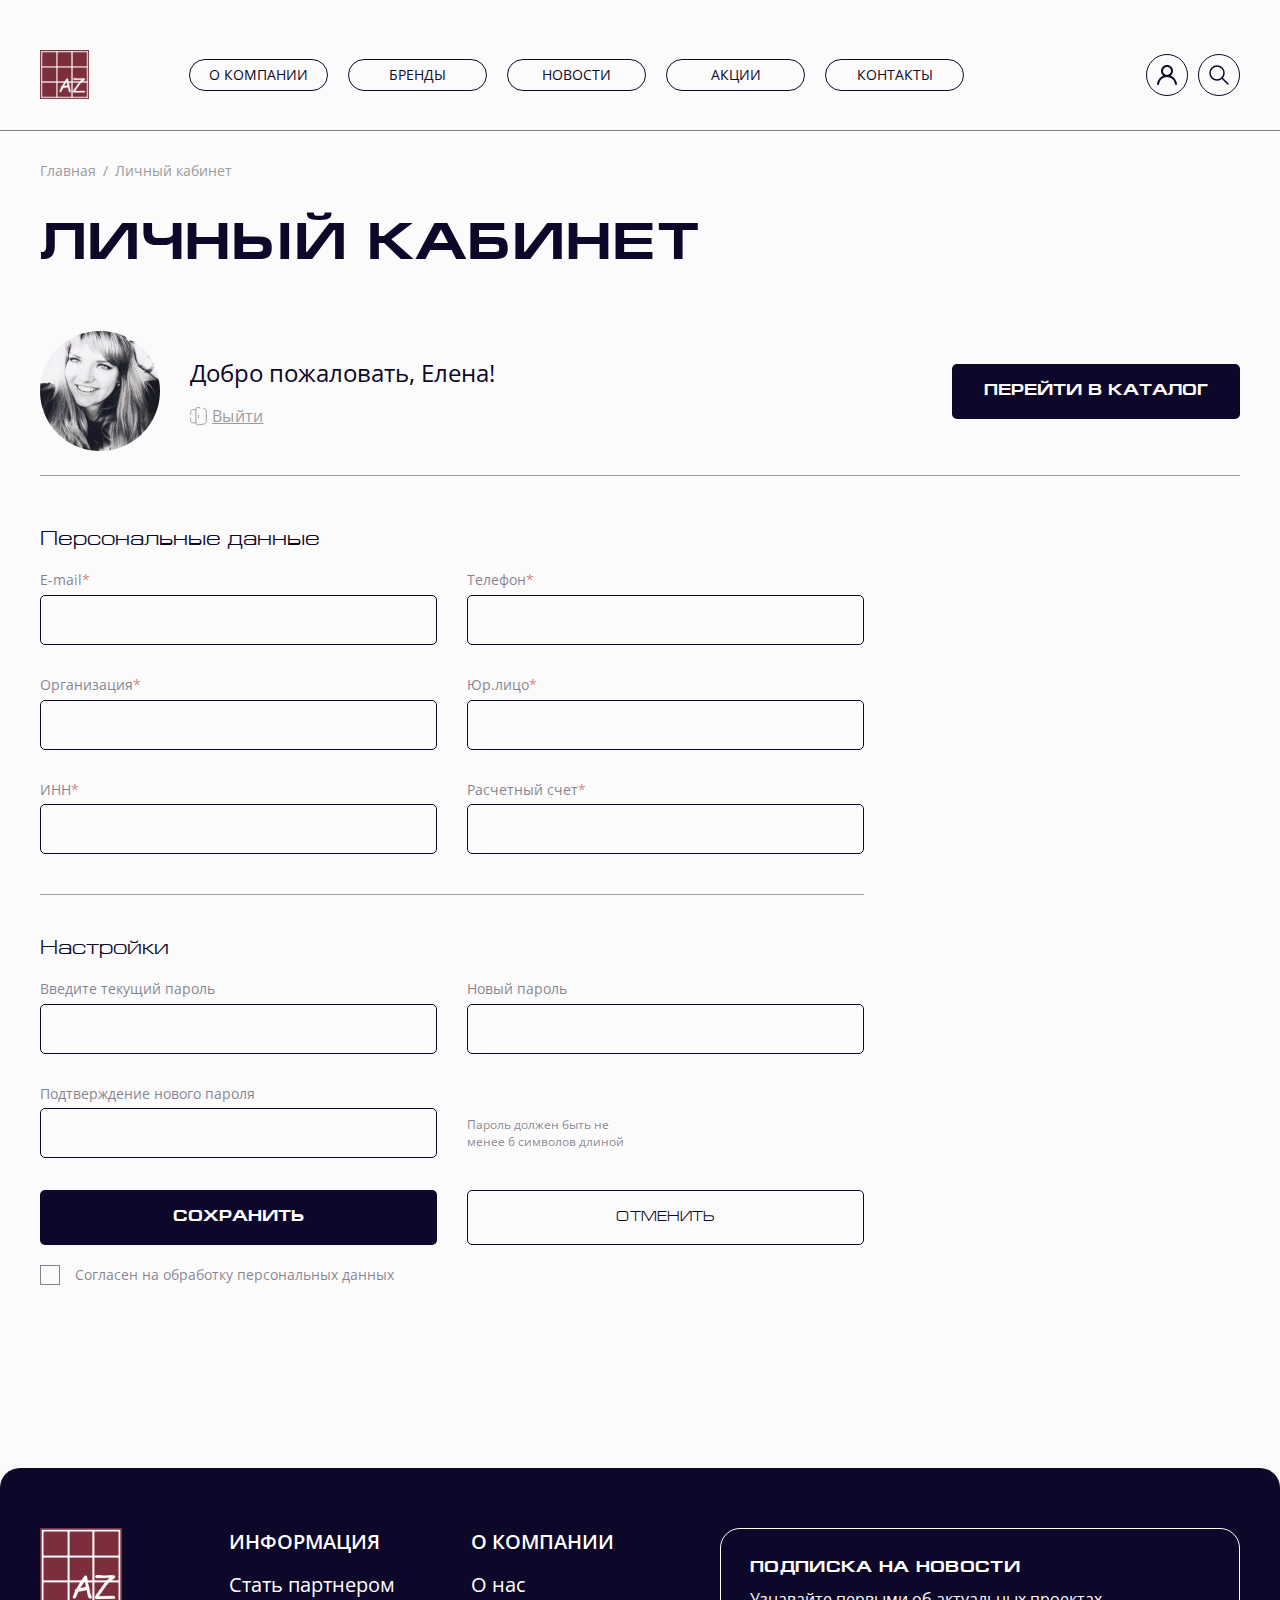
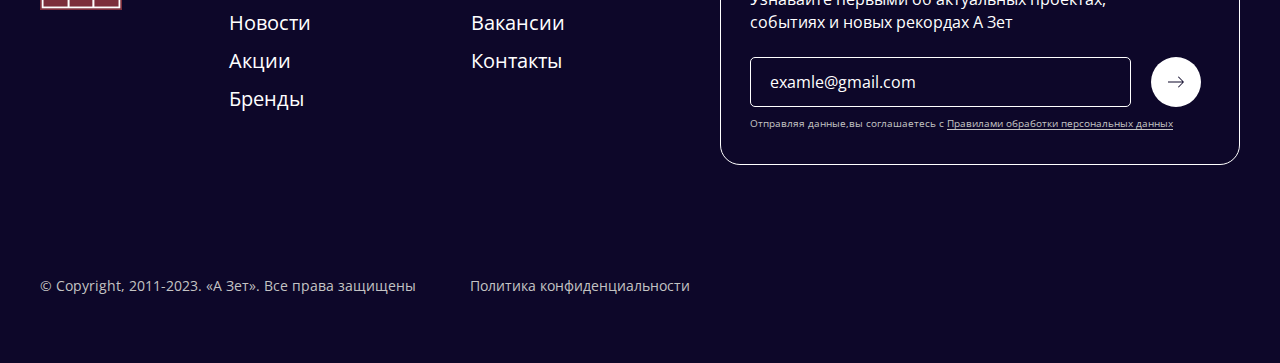
<file: lk.html>
<!DOCTYPE html>
<html lang="ru">
	<head>
		<meta http-equiv="Content-Type" content="text/html; charset=utf-8">
		<!-- Переключение IE в последнию версию, на случай если в настройках пользователя стоит меньшая -->
		<meta http-equiv="X-UA-Compatible" content="IE=edge">

		<!-- Адаптирование страницы для мобильных устройств -->
		<meta name="viewport" content="width=device-width, initial-scale=1, maximum-scale=1">

		<!-- Запрет распознования номера телефона -->
		<meta name="format-detection" content="telephone=no">
		<meta name="SKYPE_TOOLBAR" content ="SKYPE_TOOLBAR_PARSER_COMPATIBLE">

		<!-- Заголовок страницы -->
		<title>Заголовок страницы</title>

		<!-- Данное значение часто используют(использовали) поисковые системы -->
		<meta name="description" content="">
		<meta name="keywords" content="">

		<!-- Традиционная иконка сайта, размер 16x16, прозрачность поддерживается. Рекомендуемый формат: .ico или .png -->
		<link rel="shortcut icon" href="favicon.ico">

		<link rel="preconnect" href="https://fonts.googleapis.com">
		<link rel="preconnect" href="https://fonts.gstatic.com" crossorigin>
		<link href="https://fonts.googleapis.com/css2?family=Open+Sans:ital,wght@0,300;0,400;0,500;0,600;0,700;1,300;1,400;1,500;1,600;1,700&display=swap" rel="stylesheet">

		<!-- Подключение файлов стилей -->
		<link rel="stylesheet" href="css/swiper-bundle.min.css">
		<link rel="stylesheet" href="css/fancybox.css">
		<link rel="stylesheet" href="css/styles.css">

		<link rel="stylesheet" href="css/response_1199.css" media="(max-width: 1199px)">
		<link rel="stylesheet" href="css/response_1024.css" media="(max-width: 1024px)">
		<link rel="stylesheet" href="css/response_767.css" media="(max-width: 767px)">
		<link rel="stylesheet" href="css/response_479.css" media="(max-width: 479px)">
	</head>
	<body>
		<div class="wrap">
			<div class="main">
				<!-- Шапка -->
				<header class="header">
					<div class="cont _flex">
						<div class="header__logo">
							<a href="/">
								<img src="images/logo.png" alt="">
							</a>
						</div>

						<div class="header__block">
							<div class="header__bg">
								<div class="header__logo">
									<a href="/">
										<img src="images/logo.png" alt="">
									</a>
								</div>

								<button type="button" class="mob-menu-close">
									<svg>
										<use xlink:href="images/sprite.svg#ic_close"></use>
									</svg>
								</button>

								<nav class="header__menu _flex">
									<div class="header__menu-item">
										<a href="/" class="header__menu-btn">О компании</a>
									</div>
									<div class="header__menu-item">
										<a href="/" class="header__menu-btn">Бренды</a>
									</div>
									<div class="header__menu-item">
										<a href="/" class="header__menu-btn">Новости</a>
									</div>
									<div class="header__menu-item">
										<a href="/" class="header__menu-btn">Акции</a>
									</div>
									<div class="header__menu-item">
										<a href="/" class="header__menu-btn">Контакты</a>
									</div>
								</nav>

								<div class="heade__contacts">
									<div class="heade__contacts-item">
										<div class="heade__contacts-title">Телефон офиса в г. Москве:</div>

										<div class="heade__contacts-phone">
											<a href="tel:+74959265050">+7 (495) 926-50-50</a>
										</div>
									</div>

									<div class="heade__contacts-item">
										<div class="heade__contacts-title">Телефон офиса в г. Домодедово:</div>

										<div class="heade__contacts-phone">
											<a href="tel:+74959265058">+7 (495) 926-50-58</a>
										</div>
									</div>
								</div>
							</div>
						</div>

						<div class="header__btns _flex">
							<button type="button" class="header__btn mob-menu-btn">
								<svg>
									<use xlink:href="images/sprite.svg#burger"></use>
								</svg>
							</button>

							<button type="button" data-content="#modal-reg" class="header__btn modal-btn">
								<svg>
									<use xlink:href="images/sprite.svg#ic_user"></use>
								</svg>
							</button>

							<a href="/" class="header__btn">
								<svg>
									<use xlink:href="images/sprite.svg#ic_lupa"></use>
								</svg>
							</a>
						</div>
					</div>
				</header>
				<!-- End Шапка -->


				<section class="page-heade">
					<div class="cont">
						<div class="breadcrumbs">
							<a href="/">Главная</a> <span class="breadcrumbs__sep">/</span> Личный кабинет
						</div>

						<h1 class="page-title">Личный кабинет</h1>
					</div>
				</section>


				<section class="page-lk">
					<div class="cont">
						<div class="page-lk__top _flex">
							<div class="page-lk__user _flex">
								<div class="page-lk__user-photo">
									<img data-src="images/tmp/user_photo.jpg" src="images/img_plug.png" alt="" class="lazyload">
								</div>

								<div class="page-lk__user-box">
									<div class="page-lk__user-name">Добро пожаловать, Елена!</div>

									<a href="/" class="page-lk__user-logout">
										<svg>
											<use xlink:href="images/sprite.svg#ic_logout"></use>
										</svg>
										Выйти
									</a>
								</div>
							</div>

							<div class="page-lk__top-btn">
								<a href="/" class="btn-black btn-black_upper">перейти в каталог</a>
							</div>
						</div>

						<form action="" class="form form_lk">
							<div class="form__sector">
								<div class="form__title">Персональные данные</div>

								<div class="form__flex _flex">
									<div class="form__line">
										<div class="form__label">E-mail<span>*</span></div>

										<div class="form__filed">
											<input type="email" value="" name="" class="form__input">
										</div>
									</div>

									<div class="form__line">
										<div class="form__label">Телефон<span>*</span></div>

										<div class="form__filed">
											<input type="tel" data-mask="+7 (999) 999-99-99" value="" name="" class="form__input">
										</div>
									</div>

									<div class="form__line">
										<div class="form__label">Организация<span>*</span></div>

										<div class="form__filed">
											<input type="text" value="" name="" class="form__input">
										</div>
									</div>

									<div class="form__line">
										<div class="form__label">Юр.лицо<span>*</span></div>

										<div class="form__filed">
											<input type="text" value="" name="" class="form__input">
										</div>
									</div>

									<div class="form__line">
										<div class="form__label">ИНН<span>*</span></div>

										<div class="form__filed">
											<input type="text" value="" name="" class="form__input">
										</div>
									</div>

									<div class="form__line">
										<div class="form__label">Расчетный счет<span>*</span></div>

										<div class="form__filed">
											<input type="text" value="" name="" class="form__input">
										</div>
									</div>
								</div>
							</div>

							<div class="form__sector">
								<div class="form__title">Настройки</div>

								<div class="form__flex _flex">
									<div class="form__line">
										<div class="form__label">Введите текущий пароль</div>

										<div class="form__filed">
											<input type="password" value="" name="" class="form__input">
										</div>
									</div>

									<div class="form__line">
										<div class="form__label">Новый пароль</div>

										<div class="form__filed">
											<input type="password" value="" name="" class="form__input">
										</div>
									</div>

									<div class="form__line">
										<div class="form__label">Подтверждение нового пароля</div>

										<div class="form__filed">
											<input type="password" value="" name="" class="form__input">
										</div>
									</div>

									<div class="form__line info-password">
										<span>
											Пароль должен быть не <br>менее 6 символов длиной
										</span>
									</div>
								</div>
							</div>

							<div class="form__bot _flex">
								<div class="form__submit">
									<button type="submit" class="form__submit-btn btn-black btn-black_upper">Сохранить</button>
								</div>

								<div class="form__cancel">
									<a href="/" class="form__cancel-btn btn-bord">отменить</a>
								</div>
							</div>

							<div class="checkbox checkbox_marg">
								<label class="checkbox__label">
									<input type="checkbox" name="">

									<span class="checkbox__text">
										<span>Согласен на обработку <a href="/">персональных данных</a></span>
									</span>
								</label>
							</div>
						</form>
					</div>
				</section>
			</div>


			<footer class="footer _marg">
				<div class="cont ">
					<div class="footer__top _flex">
						<div class="footer__logo">
							<img src="images/logo.png" alt="">
						</div>

						<div class="footer__items _flex">
							<div class="footer__items-item">
								<div class="footer__title">
									<a href="/">Информация</a>
								</div>

								<div class="footer__menu">
									<div class="footer__menu-item">
										<a href="/" class="footer__menu-link">Стать партнером</a>
									</div>
									<div class="footer__menu-item">
										<a href="/" class="footer__menu-link">Новости</a>
									</div>
									<div class="footer__menu-item">
										<a href="/" class="footer__menu-link">Акции</a>
									</div>
									<div class="footer__menu-item">
										<a href="/" class="footer__menu-link">Бренды</a>
									</div>
								</div>
							</div>

							<div class="footer__items-item">
								<div class="footer__title">
									<a href="/">О компании</a>
								</div>

								<div class="footer__menu">
									<div class="footer__menu-item">
										<a href="/" class="footer__menu-link">О нас</a>
									</div>
									<div class="footer__menu-item">
										<a href="/" class="footer__menu-link">Вакансии</a>
									</div>
									<div class="footer__menu-item">
										<a href="/" class="footer__menu-link">Контакты</a>
									</div>
								</div>
							</div>
						</div>

						<form action="" class="form-subscribe">
							<div class="form-subscribe__title">ПОДПИСКА НА НОВОСТИ</div>

							<div class="form-subscribe__subtitle">Узнавайте первыми об актуальных проектах, <br>событиях и новых рекордах А Зет</div>

							<div class="form-subscribe__flex _flex">
								<input type="email" value="" placeholder="examle@gmail.com" class="form-subscribe__input">

								<button type="submit" class="form-subscribe__submit">
									<svg>
										<use xlink:href="images/sprite.svg#arrow1"></use>
									</svg>
								</button>
							</div>

							<div class="form-subscribe__agree">Отправляя данные,вы соглашаетесь с&nbsp;<a href="/" target="_blank">Правилами обработки персональных данных</a></div>
						</form>
					</div>

					<div class="footer__bot _flex">
						<div class="footer__copy">&copy; Copyright, 2011-2023. «А Зет». Все права защищены</div>

						<div class="footer__policy">
							<a href="/">Политика конфиденциальности</a>
						</div>

						<div class="footer__creator">
							<a href="/" rel="nofollow" target="_blank">
								<img data-src="images/creator.svg" src="images/img_plug.png" alt="" class="lazyload">
							</a>
						</div>
					</div>
				</div>
			</footer>
		</div>


		<div class="supports-error">
			Ваш браузер устарел рекомендуем обновить его до последней версии<br> или использовать другой более современный.
		</div>


		<section class="modal" id="modal-reg">
			<div class="modal-title">Регистрация</div>

			<form action="" class="form modal__form">
				<div class="form__line">
					<div class="form__label">E-mail <span>*</span></div>

					<div class="form__filed">
						<input type="email" value="" name="" class="form__input">
					</div>
				</div>

				<div class="checkboxes">
					<div class="checkbox">
						<label class="checkbox__label">
							<input type="checkbox" name="">
	
							<span class="checkbox__text">
								<span>Подтверждаю свое согласие на получение информации о новинках и выгодных предложениях</span>
							</span>
						</label>
					</div>
	
					<div class="checkbox">
						<label class="checkbox__label">
							<input type="checkbox" name="">
	
							<span class="checkbox__text">
								<span>Подтверждаю свое согласие на обработку и&nbsp;хранение моих <a href="/" target="_blank">персональных данных</a> в соответствии с пользовательским соглашением</span>
							</span>
						</label>
					</div>
				</div>

				<div class="form__submit">
					<button type="submit" class="form__submit-btn btn-black">Зарегистрироваться</button>
				</div>

				<div class="modal__info">
					<button type="button" data-content="#modal-login" class="modal-btn">Войти</button> в уже существующий аккаунт
				</div>
			</form>
		</section>


		<section class="modal" id="modal-login">
			<div class="modal-title">Авторизация/Регистрация</div>

			<form action="" class="form modal__form">
				<div class="form__line">
					<div class="form__label">E-mail</div>

					<div class="form__filed">
						<input type="email" value="" name="" class="form__input">
					</div>
				</div>

				<div class="form__line">
					<div class="form__label">Пароль</div>

					<div class="form__filed">
						<input type="password" value="" name="" class="form__input">

						<button type="button" class="form__eye">
							<svg>
								<use xlink:href="images/sprite.svg#ic_eye"></use>
							</svg>
						</button>
					</div>
				</div>

				<div class="modal__line _flex">
					<div class="checkbox-dot">
						<label class="checkbox-dot__label">
							<input type="checkbox" name="">
	
							<span class="checkbox-dot__text">
								<span>Запомнить меня</span>
							</span>
						</label>
					</div>
	
					<div class="forgot-password">
						<button type="button" data-content="#modal-forgot" class="modal-btn">Забыли пароль?</button>
					</div>
				</div>

				<div class="form__submit">
					<button type="submit" class="form__submit-btn btn-black">Войти</button>
				</div>

				<div class="modal__info">
					Нет аккаунта? <button type="button" data-content="#modal-reg" class="modal-btn">Зарегистрироваться</button>
				</div>
			</form>
		</section>


		<section class="modal" id="modal-forgot">
			<div class="modal-title">Восстановление данных</div>

			<div class="modal-subtitle">Введите ваш адрес электронной почты, и мы отправим на него ссылку для смены пароля</div>

			<form action="" class="form modal__form forgot-send">
				<div class="form__line">
					<div class="form__label">E-mail</div>

					<div class="form__filed">
						<input type="email" value="" name="" class="form__input">
					</div>
				</div>

				<div class="form__submit">
					<button type="submit" class="form__submit-btn btn-black">Отправить</button>
				</div>
			</form>
		</section>


		<section class="modal" id="modal-recovery">
			<div class="modal-title">Восстановление данных</div>

			<form action="" class="form modal__form">
				<div class="form__line">
					<div class="form__label">Код из письма</div>

					<div class="form__filed">
						<input type="text" value="" name="" class="form__input">
					</div>
				</div>

				<div class="form__line">
					<div class="form__label">Пароль</div>

					<div class="form__filed">
						<input type="password" value="" name="" class="form__input">
					</div>
				</div>

				<div class="form__line">
					<div class="form__label">Повторите пароль</div>

					<div class="form__filed">
						<input type="password" value="" name="" class="form__input">
					</div>
				</div>

				<div class="form__submit">
					<button type="submit" class="form__submit-btn btn-black">Отправить</button>
				</div>
			</form>
		</section>

		
		<section class="modal modal-request" id="modal-request">
			<div class="modal-request__wrap">
				<div class="modal-request__box">
					<div class="modal-request__icon">
						<img data-src="images/ic_check.svg" src="images/img_plug.png" alt="" class="lazyload">
					</div>

					<div class="modal-request__title">Ваша заявка успешно оформлена!</div>

					<div class="modal-request__desc">В ближайшее время с вами <br>свяжется наш менеджер</div>
				</div>
			</div>
		</section>


		<!-- Подключение javascript файлов -->
		<div class="js-load"></div>
		<script src="js/jquery-3.5.0.min.js"></script>

		<script src="js/swiper-bundle.min.js"></script>
		<script src="js/fancybox.js"></script>
		<script src="js/nice-select.js"></script>
		<script src="js/inputmask.min.js"></script>

		<script src="js/functions.js"></script>
		<script src="js/scripts.js"></script>
	</body>
</html>
</file>
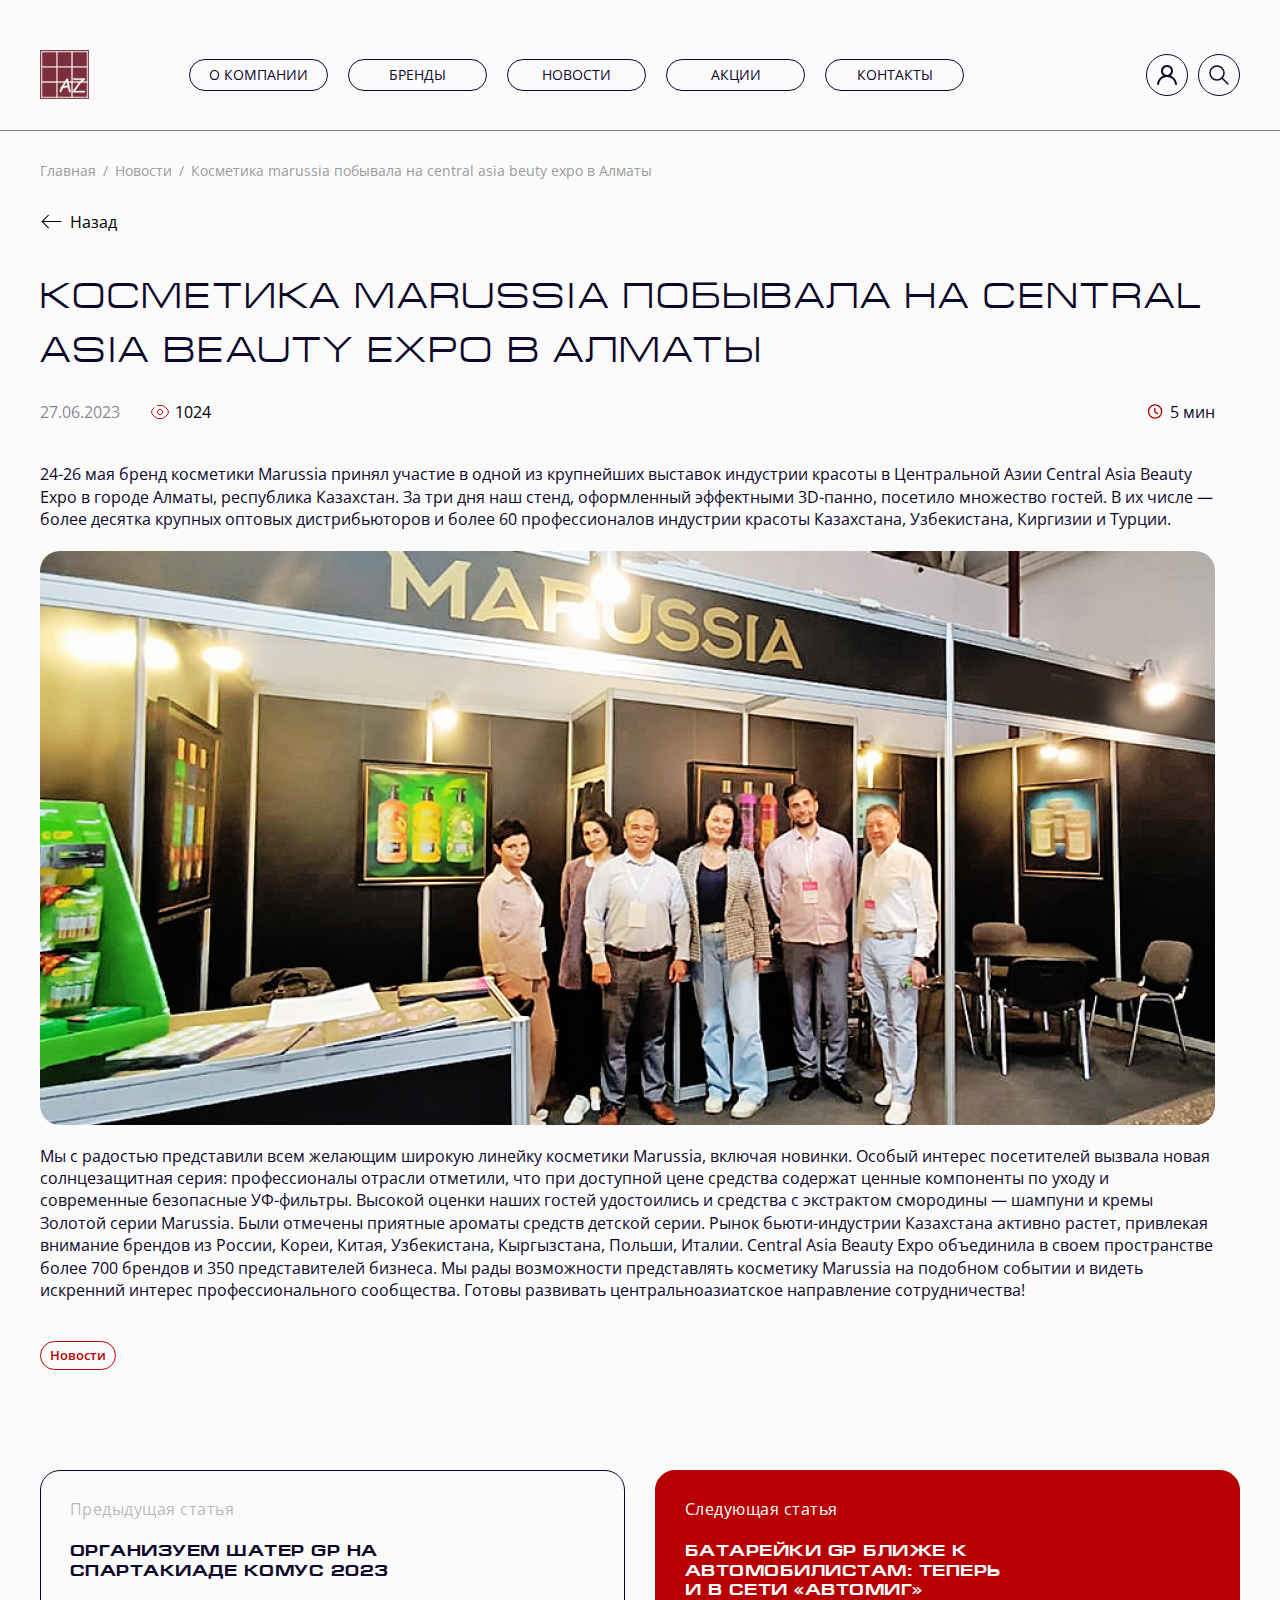
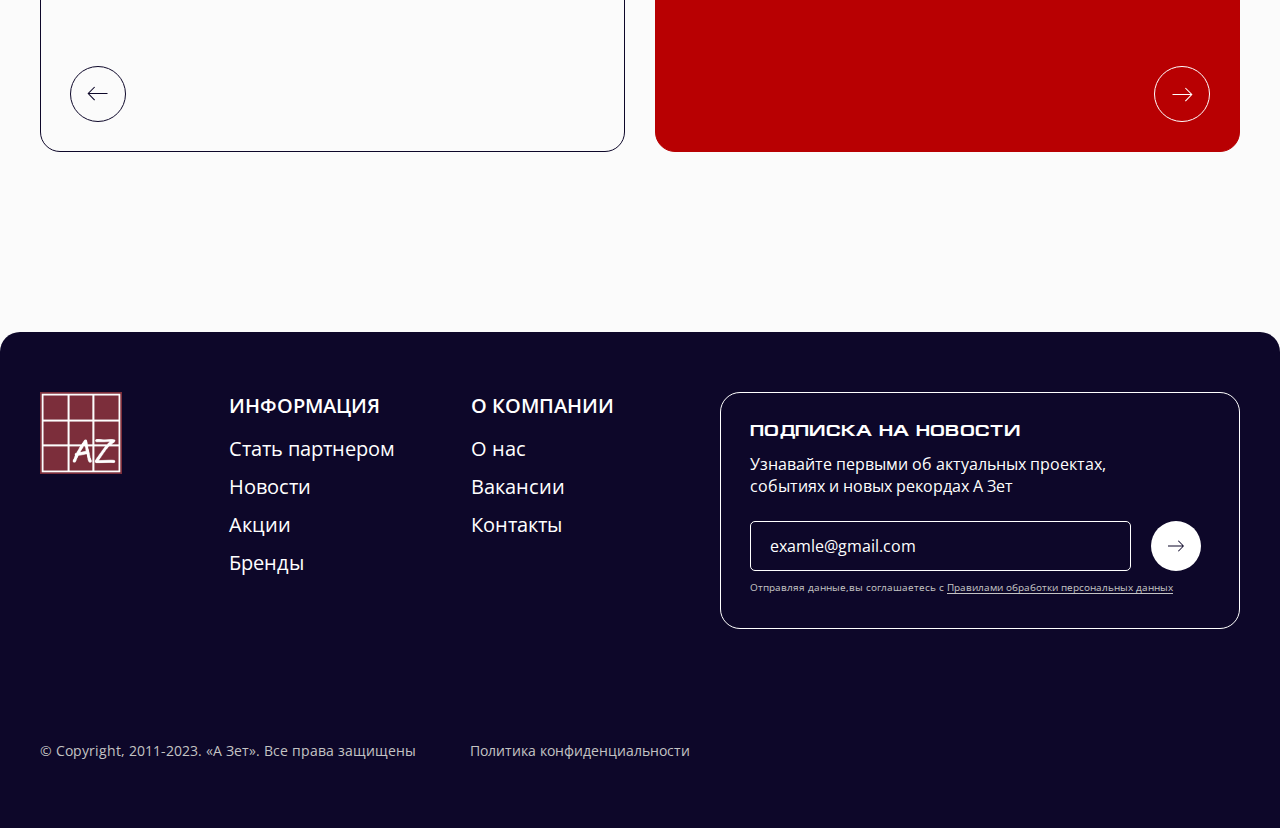
<file: news-text.html>
<!DOCTYPE html>
<html lang="ru">
	<head>
		<meta http-equiv="Content-Type" content="text/html; charset=utf-8">
		<!-- Переключение IE в последнию версию, на случай если в настройках пользователя стоит меньшая -->
		<meta http-equiv="X-UA-Compatible" content="IE=edge">

		<!-- Адаптирование страницы для мобильных устройств -->
		<meta name="viewport" content="width=device-width, initial-scale=1, maximum-scale=1">

		<!-- Запрет распознования номера телефона -->
		<meta name="format-detection" content="telephone=no">
		<meta name="SKYPE_TOOLBAR" content ="SKYPE_TOOLBAR_PARSER_COMPATIBLE">

		<!-- Заголовок страницы -->
		<title>Заголовок страницы</title>

		<!-- Данное значение часто используют(использовали) поисковые системы -->
		<meta name="description" content="">
		<meta name="keywords" content="">

		<!-- Традиционная иконка сайта, размер 16x16, прозрачность поддерживается. Рекомендуемый формат: .ico или .png -->
		<link rel="shortcut icon" href="favicon.ico">

		<link rel="preconnect" href="https://fonts.googleapis.com">
		<link rel="preconnect" href="https://fonts.gstatic.com" crossorigin>
		<link href="https://fonts.googleapis.com/css2?family=Open+Sans:ital,wght@0,300;0,400;0,500;0,600;0,700;1,300;1,400;1,500;1,600;1,700&display=swap" rel="stylesheet">

		<!-- Подключение файлов стилей -->
		<link rel="stylesheet" href="css/swiper-bundle.min.css">
		<link rel="stylesheet" href="css/fancybox.css">
		<link rel="stylesheet" href="css/styles.css">

		<link rel="stylesheet" href="css/response_1199.css" media="(max-width: 1199px)">
		<link rel="stylesheet" href="css/response_1024.css" media="(max-width: 1024px)">
		<link rel="stylesheet" href="css/response_767.css" media="(max-width: 767px)">
		<link rel="stylesheet" href="css/response_479.css" media="(max-width: 479px)">
	</head>
	<body>
		<div class="wrap">
			<div class="main">
				<!-- Шапка -->
				<header class="header">
					<div class="cont _flex">
						<div class="header__logo">
							<a href="/">
								<img src="images/logo.png" alt="">
							</a>
						</div>

						<div class="header__block">
							<div class="header__bg">
								<div class="header__logo">
									<a href="/">
										<img src="images/logo.png" alt="">
									</a>
								</div>

								<button type="button" class="mob-menu-close">
									<svg>
										<use xlink:href="images/sprite.svg#ic_close"></use>
									</svg>
								</button>

								<nav class="header__menu _flex">
									<div class="header__menu-item">
										<a href="/" class="header__menu-btn">О компании</a>
									</div>
									<div class="header__menu-item">
										<a href="/" class="header__menu-btn">Бренды</a>
									</div>
									<div class="header__menu-item">
										<a href="/" class="header__menu-btn">Новости</a>
									</div>
									<div class="header__menu-item">
										<a href="/" class="header__menu-btn">Акции</a>
									</div>
									<div class="header__menu-item">
										<a href="/" class="header__menu-btn">Контакты</a>
									</div>
								</nav>

								<div class="heade__contacts">
									<div class="heade__contacts-item">
										<div class="heade__contacts-title">Телефон офиса в г. Москве:</div>

										<div class="heade__contacts-phone">
											<a href="tel:+74959265050">+7 (495) 926-50-50</a>
										</div>
									</div>

									<div class="heade__contacts-item">
										<div class="heade__contacts-title">Телефон офиса в г. Домодедово:</div>

										<div class="heade__contacts-phone">
											<a href="tel:+74959265058">+7 (495) 926-50-58</a>
										</div>
									</div>
								</div>
							</div>
						</div>

						<div class="header__btns _flex">
							<button type="button" class="header__btn mob-menu-btn">
								<svg>
									<use xlink:href="images/sprite.svg#burger"></use>
								</svg>
							</button>

							<button type="button" data-content="#modal-reg" class="header__btn modal-btn">
								<svg>
									<use xlink:href="images/sprite.svg#ic_user"></use>
								</svg>
							</button>

							<a href="/" class="header__btn">
								<svg>
									<use xlink:href="images/sprite.svg#ic_lupa"></use>
								</svg>
							</a>
						</div>
					</div>
				</header>
				<!-- End Шапка -->


				<section class="page-heade">
					<div class="cont">
						<div class="breadcrumbs">
							<a href="/">Главная</a> <span class="breadcrumbs__sep">/</span> <a href="/">Новости</a> <span class="breadcrumbs__sep">/</span> Косметика marussia побывала на central asia beuty expo в Алматы
						</div>
					</div>
				</section>


				<section class="page-news">
					<div class="cont">
						<a href="/" class="page-prev">
							<svg class="page-prev__arow">
								<use xlink:href="images/sprite.svg#arrow1"></use>
							</svg>

							Назад
						</a>

						<div class="text-block page-news__text-block">
							<h1>КОСМЕТИКА MARUSSIA ПОБЫВАЛА НА CENTRAL ASIA BEAUTY EXPO В АЛМАТЫ</h1>

							<div class="page-news__info _flex">
								<div class="page-news__date">27.06.2023</div>

								<div class="page-news__view">1024</div>

								<div class="page-news__time">5 мин</div>
							</div>

							<p>
								24-26 мая бренд косметики Marussia принял участие в одной из крупнейших выставок индустрии красоты в Центральной Азии Central Asia Beauty Expo в городе Алматы, республика Казахстан. За три дня наш стенд, оформленный эффектными 3D-панно, посетило множество гостей. В их числе — более десятка крупных оптовых дистрибьюторов и более 60 профессионалов индустрии красоты Казахстана, Узбекистана, Киргизии и Турции.
							</p>

							<img src="images/tmp/img2.jpg" alt="">

							<p>
								Мы с радостью представили всем желающим широкую линейку косметики Marussia, включая новинки. Особый интерес посетителей вызвала новая солнцезащитная серия: профессионалы отрасли отметили, что при доступной цене средства содержат ценные компоненты по уходу и современные безопасные УФ-фильтры. Высокой оценки наших гостей удостоились и средства с экстрактом смородины — шампуни и кремы Золотой серии Marussia. Были отмечены приятные ароматы средств детской серии. Рынок бьюти-индустрии Казахстана активно растет, привлекая внимание брендов из России, Кореи, Китая, Узбекистана, Кыргызстана, Польши, Италии. Central Asia Beauty Expo объединила в своем пространстве более 700 брендов и 350 представителей бизнеса. Мы рады возможности представлять косметику Marussia на подобном событии и видеть искренний интерес профессионального сообщества. Готовы развивать центральноазиатское направление сотрудничества!
							</p>
						</div>

						<div class="page-news__link">
							<a href="/">Новости</a>
						</div>
					</div>
				</section>


				<section class="page-links page-links_marg">
					<div class="cont">
						<div class="page-links__flex _flex">
							<a href="/" class="page-links__link page-links__link-prev">
								<span class="page-links__link-title">Предыдущая статья</span>

								<span class="page-links__link-name">ОРГАНИЗУЕМ ШАТЕР GP НА СПАРТАКИАДЕ КОМУС 2023</span>

								<span class="page-links__link-arrow">
									<svg>
										<use xlink:href="images/sprite.svg#arrow1"></use>
									</svg>
								</span>
							</a>

							<a href="/" class="page-links__link page-links__link-next">
								<span class="page-links__link-title">Следующая статья</span>

								<span class="page-links__link-name">БАТАРЕЙКИ GP БЛИЖЕ К АВТОМОБИЛИСТАМ: ТЕПЕРЬ И В СЕТИ «АВТОМИГ»</span>

								<span class="page-links__link-arrow">
									<svg>
										<use xlink:href="images/sprite.svg#arrow1"></use>
									</svg>
								</span>
							</a>
						</div>
					</div>
				</section>
			</div>


			<footer class="footer _marg">
				<div class="cont ">
					<div class="footer__top _flex">
						<div class="footer__logo">
							<img src="images/logo.png" alt="">
						</div>

						<div class="footer__items _flex">
							<div class="footer__items-item">
								<div class="footer__title">
									<a href="/">Информация</a>
								</div>

								<div class="footer__menu">
									<div class="footer__menu-item">
										<a href="/" class="footer__menu-link">Стать партнером</a>
									</div>
									<div class="footer__menu-item">
										<a href="/" class="footer__menu-link">Новости</a>
									</div>
									<div class="footer__menu-item">
										<a href="/" class="footer__menu-link">Акции</a>
									</div>
									<div class="footer__menu-item">
										<a href="/" class="footer__menu-link">Бренды</a>
									</div>
								</div>
							</div>

							<div class="footer__items-item">
								<div class="footer__title">
									<a href="/">О компании</a>
								</div>

								<div class="footer__menu">
									<div class="footer__menu-item">
										<a href="/" class="footer__menu-link">О нас</a>
									</div>
									<div class="footer__menu-item">
										<a href="/" class="footer__menu-link">Вакансии</a>
									</div>
									<div class="footer__menu-item">
										<a href="/" class="footer__menu-link">Контакты</a>
									</div>
								</div>
							</div>
						</div>

						<form action="" class="form-subscribe">
							<div class="form-subscribe__title">ПОДПИСКА НА НОВОСТИ</div>

							<div class="form-subscribe__subtitle">Узнавайте первыми об актуальных проектах, <br>событиях и новых рекордах А Зет</div>

							<div class="form-subscribe__flex _flex">
								<input type="email" value="" placeholder="examle@gmail.com" class="form-subscribe__input">

								<button type="submit" class="form-subscribe__submit">
									<svg>
										<use xlink:href="images/sprite.svg#arrow1"></use>
									</svg>
								</button>
							</div>

							<div class="form-subscribe__agree">Отправляя данные,вы соглашаетесь с&nbsp;<a href="/" target="_blank">Правилами обработки персональных данных</a></div>
						</form>
					</div>

					<div class="footer__bot _flex">
						<div class="footer__copy">&copy; Copyright, 2011-2023. «А Зет». Все права защищены</div>

						<div class="footer__policy">
							<a href="/">Политика конфиденциальности</a>
						</div>

						<div class="footer__creator">
							<a href="/" rel="nofollow" target="_blank">
								<img data-src="images/creator.svg" src="images/img_plug.png" alt="" class="lazyload">
							</a>
						</div>
					</div>
				</div>
			</footer>
		</div>


		<div class="supports-error">
			Ваш браузер устарел рекомендуем обновить его до последней версии<br> или использовать другой более современный.
		</div>


		<section class="modal" id="modal-reg">
			<div class="modal-title">Регистрация</div>

			<form action="" class="form modal__form">
				<div class="form__line">
					<div class="form__label">E-mail <span>*</span></div>

					<div class="form__filed">
						<input type="email" value="" name="" class="form__input">
					</div>
				</div>

				<div class="checkboxes">
					<div class="checkbox">
						<label class="checkbox__label">
							<input type="checkbox" name="">
	
							<span class="checkbox__text">
								<span>Подтверждаю свое согласие на получение информации о новинках и выгодных предложениях</span>
							</span>
						</label>
					</div>
	
					<div class="checkbox">
						<label class="checkbox__label">
							<input type="checkbox" name="">
	
							<span class="checkbox__text">
								<span>Подтверждаю свое согласие на обработку и&nbsp;хранение моих <a href="/" target="_blank">персональных данных</a> в соответствии с пользовательским соглашением</span>
							</span>
						</label>
					</div>
				</div>

				<div class="form__submit">
					<button type="submit" class="form__submit-btn btn-black">Зарегистрироваться</button>
				</div>

				<div class="modal__info">
					<button type="button" data-content="#modal-login" class="modal-btn">Войти</button> в уже существующий аккаунт
				</div>
			</form>
		</section>


		<section class="modal" id="modal-login">
			<div class="modal-title">Авторизация/Регистрация</div>

			<form action="" class="form modal__form">
				<div class="form__line">
					<div class="form__label">E-mail</div>

					<div class="form__filed">
						<input type="email" value="" name="" class="form__input">
					</div>
				</div>

				<div class="form__line">
					<div class="form__label">Пароль</div>

					<div class="form__filed">
						<input type="password" value="" name="" class="form__input">

						<button type="button" class="form__eye">
							<svg>
								<use xlink:href="images/sprite.svg#ic_eye"></use>
							</svg>
						</button>
					</div>
				</div>

				<div class="modal__line _flex">
					<div class="checkbox-dot">
						<label class="checkbox-dot__label">
							<input type="checkbox" name="">
	
							<span class="checkbox-dot__text">
								<span>Запомнить меня</span>
							</span>
						</label>
					</div>
	
					<div class="forgot-password">
						<button type="button" data-content="#modal-forgot" class="modal-btn">Забыли пароль?</button>
					</div>
				</div>

				<div class="form__submit">
					<button type="submit" class="form__submit-btn btn-black">Войти</button>
				</div>

				<div class="modal__info">
					Нет аккаунта? <button type="button" data-content="#modal-reg" class="modal-btn">Зарегистрироваться</button>
				</div>
			</form>
		</section>


		<section class="modal" id="modal-forgot">
			<div class="modal-title">Восстановление данных</div>

			<div class="modal-subtitle">Введите ваш адрес электронной почты, и мы отправим на него ссылку для смены пароля</div>

			<form action="" class="form modal__form forgot-send">
				<div class="form__line">
					<div class="form__label">E-mail</div>

					<div class="form__filed">
						<input type="email" value="" name="" class="form__input">
					</div>
				</div>

				<div class="form__submit">
					<button type="submit" class="form__submit-btn btn-black">Отправить</button>
				</div>
			</form>
		</section>


		<section class="modal" id="modal-recovery">
			<div class="modal-title">Восстановление данных</div>

			<form action="" class="form modal__form">
				<div class="form__line">
					<div class="form__label">Код из письма</div>

					<div class="form__filed">
						<input type="text" value="" name="" class="form__input">
					</div>
				</div>

				<div class="form__line">
					<div class="form__label">Пароль</div>

					<div class="form__filed">
						<input type="password" value="" name="" class="form__input">
					</div>
				</div>

				<div class="form__line">
					<div class="form__label">Повторите пароль</div>

					<div class="form__filed">
						<input type="password" value="" name="" class="form__input">
					</div>
				</div>

				<div class="form__submit">
					<button type="submit" class="form__submit-btn btn-black">Отправить</button>
				</div>
			</form>
		</section>

		
		<section class="modal modal-request" id="modal-request">
			<div class="modal-request__wrap">
				<div class="modal-request__box">
					<div class="modal-request__icon">
						<img data-src="images/ic_check.svg" src="images/img_plug.png" alt="" class="lazyload">
					</div>

					<div class="modal-request__title">Ваша заявка успешно оформлена!</div>

					<div class="modal-request__desc">В ближайшее время с вами <br>свяжется наш менеджер</div>
				</div>
			</div>
		</section>


		<!-- Подключение javascript файлов -->
		<div class="js-load"></div>
		<script src="js/jquery-3.5.0.min.js"></script>

		<script src="js/swiper-bundle.min.js"></script>
		<script src="js/fancybox.js"></script>
		<script src="js/nice-select.js"></script>
		<script src="js/inputmask.min.js"></script>

		<script src="js/functions.js"></script>
		<script src="js/scripts.js"></script>
	</body>
</html>
</file>
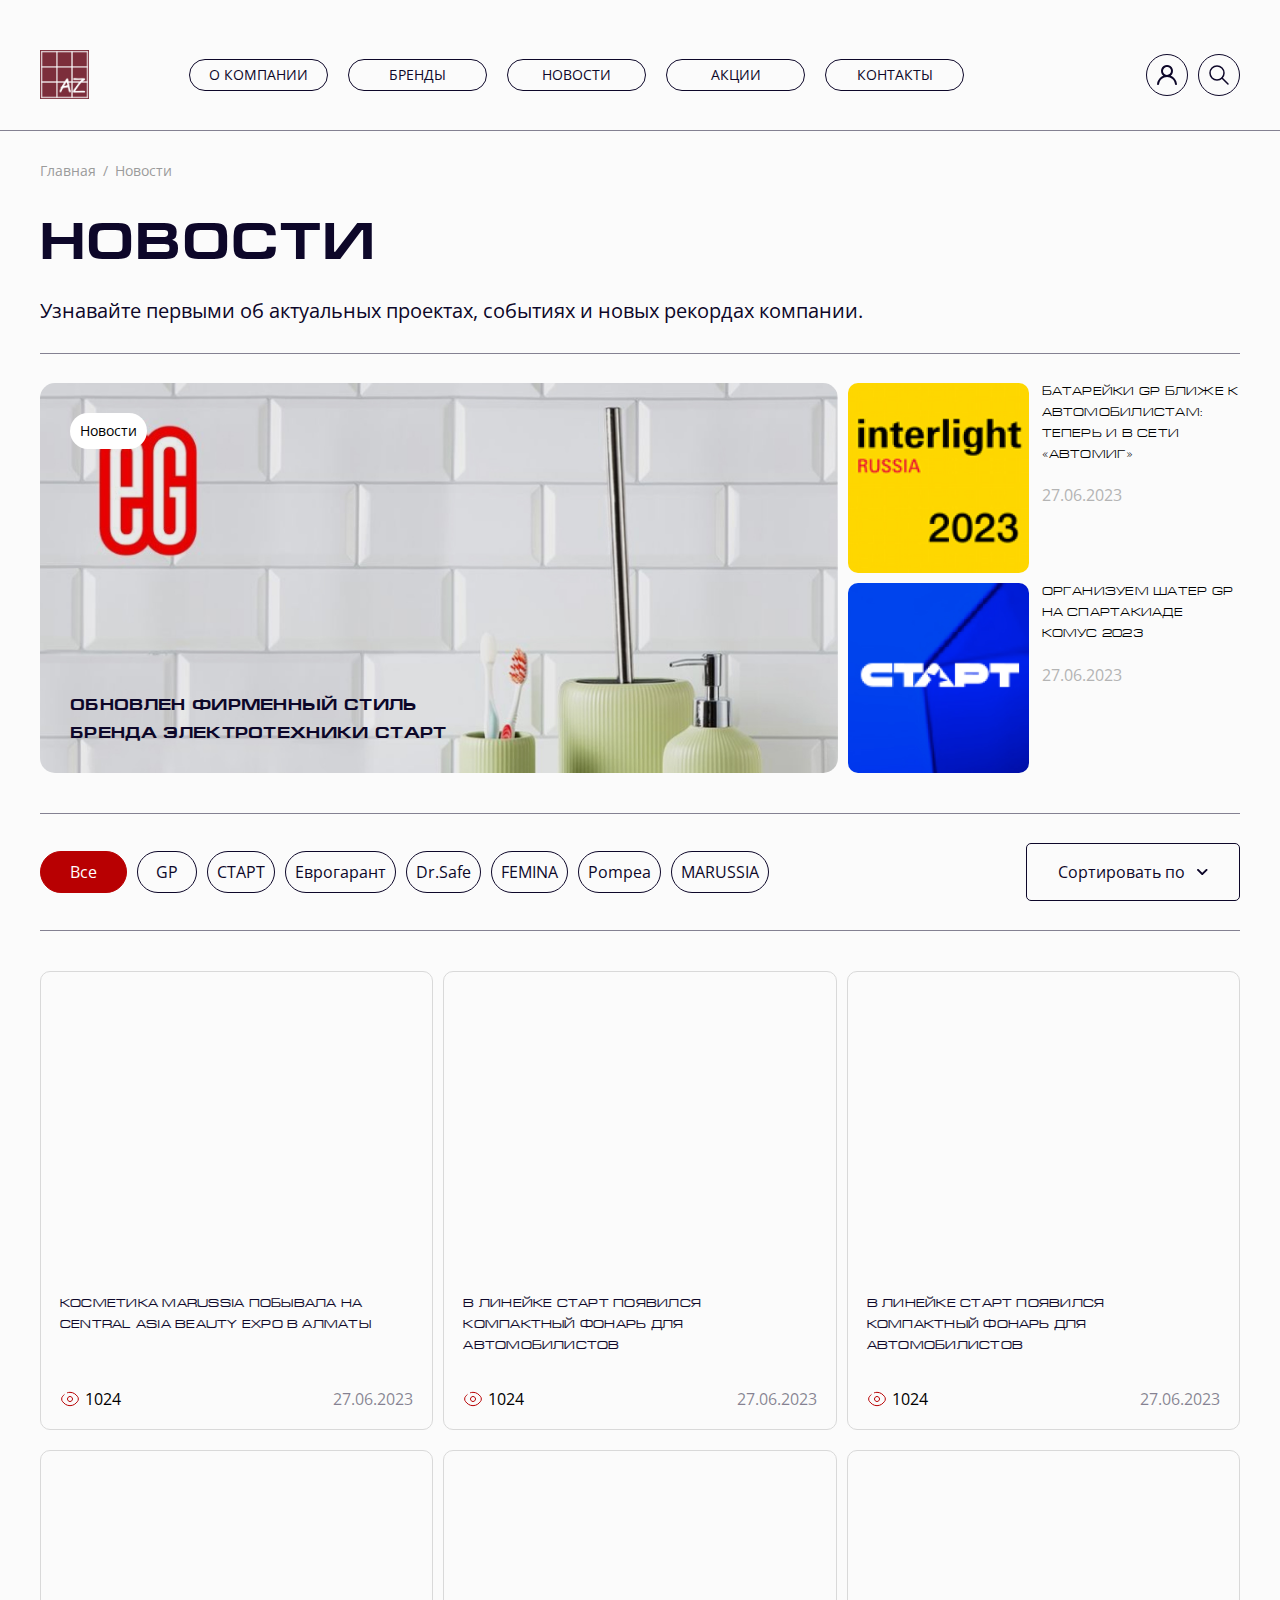
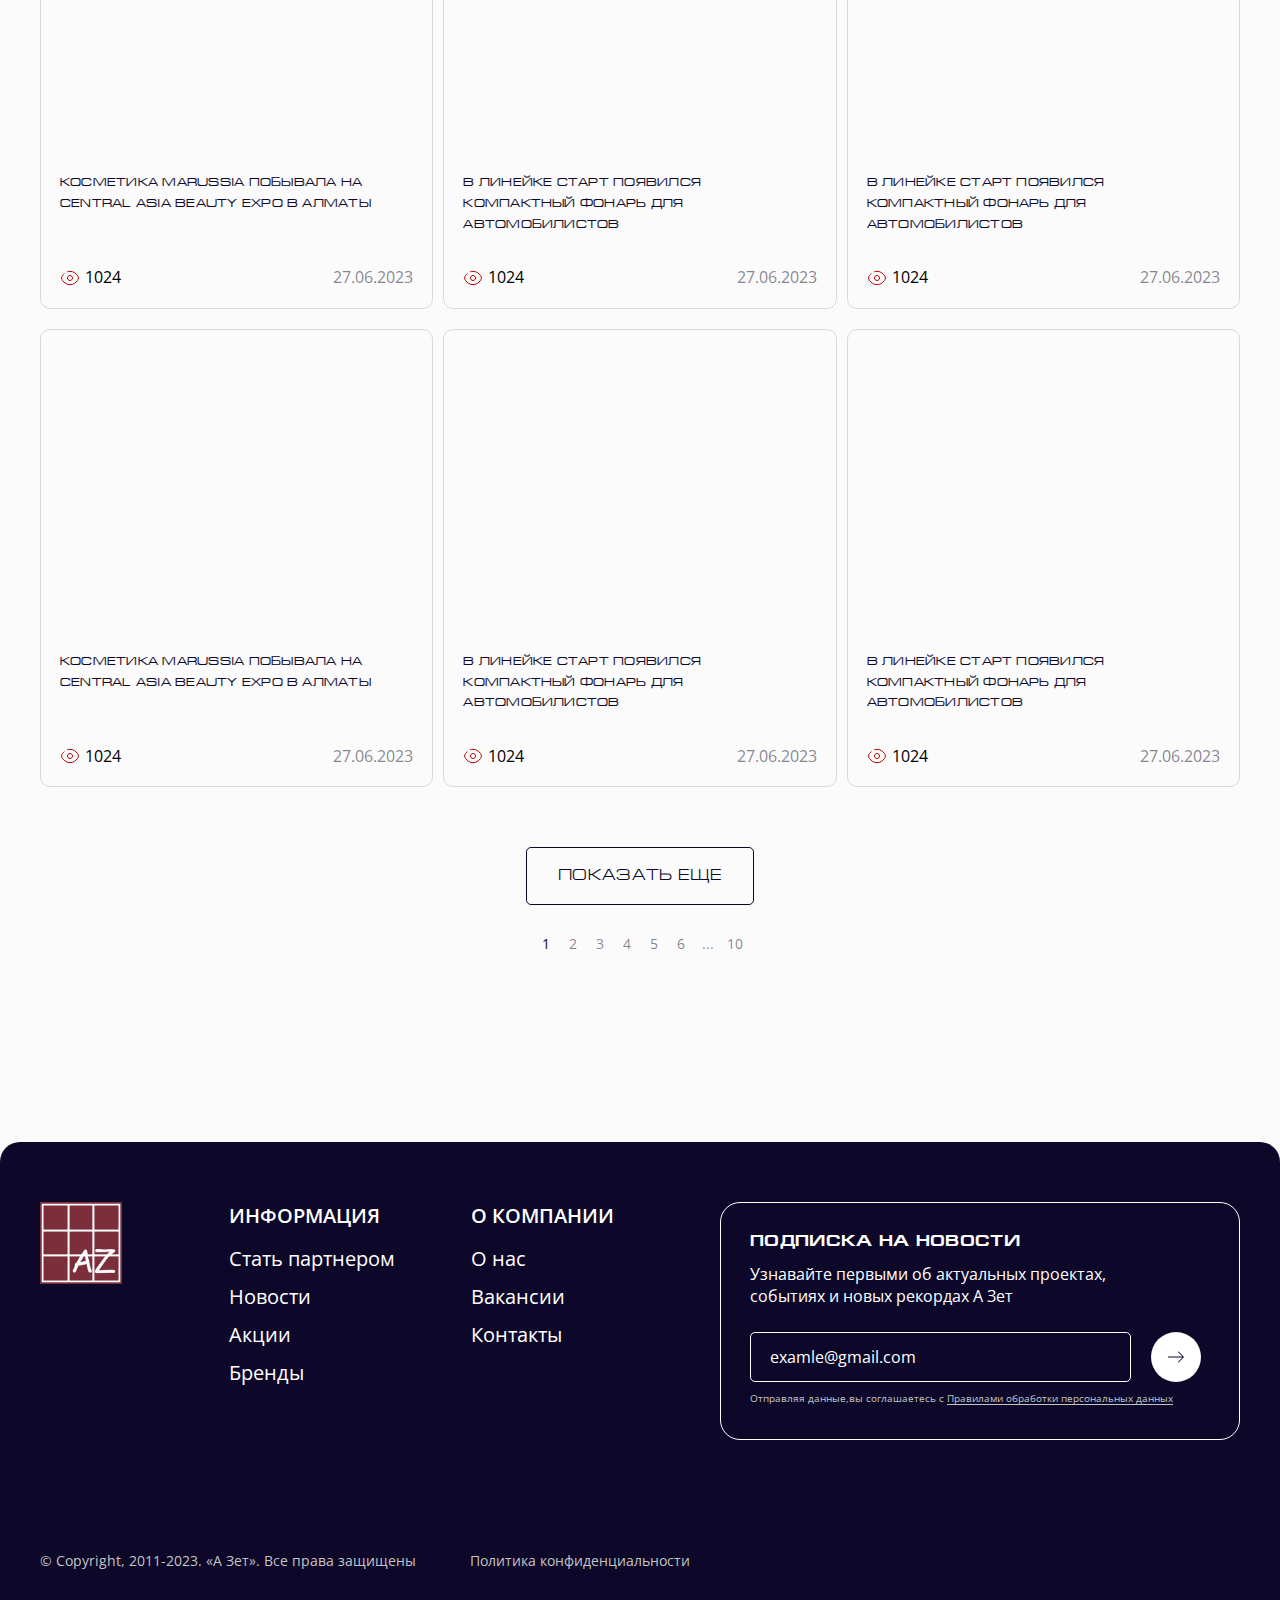
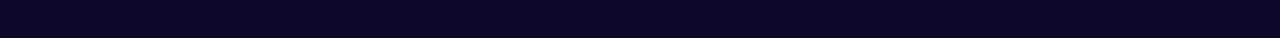
<file: news.html>
<!DOCTYPE html>
<html lang="ru">
	<head>
		<meta http-equiv="Content-Type" content="text/html; charset=utf-8">
		<!-- Переключение IE в последнию версию, на случай если в настройках пользователя стоит меньшая -->
		<meta http-equiv="X-UA-Compatible" content="IE=edge">

		<!-- Адаптирование страницы для мобильных устройств -->
		<meta name="viewport" content="width=device-width, initial-scale=1, maximum-scale=1">

		<!-- Запрет распознования номера телефона -->
		<meta name="format-detection" content="telephone=no">
		<meta name="SKYPE_TOOLBAR" content ="SKYPE_TOOLBAR_PARSER_COMPATIBLE">

		<!-- Заголовок страницы -->
		<title>Заголовок страницы</title>

		<!-- Данное значение часто используют(использовали) поисковые системы -->
		<meta name="description" content="">
		<meta name="keywords" content="">

		<!-- Традиционная иконка сайта, размер 16x16, прозрачность поддерживается. Рекомендуемый формат: .ico или .png -->
		<link rel="shortcut icon" href="favicon.ico">

		<link rel="preconnect" href="https://fonts.googleapis.com">
		<link rel="preconnect" href="https://fonts.gstatic.com" crossorigin>
		<link href="https://fonts.googleapis.com/css2?family=Open+Sans:ital,wght@0,300;0,400;0,500;0,600;0,700;1,300;1,400;1,500;1,600;1,700&display=swap" rel="stylesheet">

		<!-- Подключение файлов стилей -->
		<link rel="stylesheet" href="css/swiper-bundle.min.css">
		<link rel="stylesheet" href="css/fancybox.css">
		<link rel="stylesheet" href="css/styles.css">

		<link rel="stylesheet" href="css/response_1199.css" media="(max-width: 1199px)">
		<link rel="stylesheet" href="css/response_1024.css" media="(max-width: 1024px)">
		<link rel="stylesheet" href="css/response_767.css" media="(max-width: 767px)">
		<link rel="stylesheet" href="css/response_479.css" media="(max-width: 479px)">
	</head>
	<body>
		<div class="wrap">
			<div class="main">
				<!-- Шапка -->
				<header class="header">
					<div class="cont _flex">
						<div class="header__logo">
							<a href="/">
								<img src="images/logo.png" alt="">
							</a>
						</div>

						<div class="header__block">
							<div class="header__bg">
								<div class="header__logo">
									<a href="/">
										<img src="images/logo.png" alt="">
									</a>
								</div>

								<button type="button" class="mob-menu-close">
									<svg>
										<use xlink:href="images/sprite.svg#ic_close"></use>
									</svg>
								</button>

								<nav class="header__menu _flex">
									<div class="header__menu-item">
										<a href="/" class="header__menu-btn">О компании</a>
									</div>
									<div class="header__menu-item">
										<a href="/" class="header__menu-btn">Бренды</a>
									</div>
									<div class="header__menu-item">
										<a href="/" class="header__menu-btn">Новости</a>
									</div>
									<div class="header__menu-item">
										<a href="/" class="header__menu-btn">Акции</a>
									</div>
									<div class="header__menu-item">
										<a href="/" class="header__menu-btn">Контакты</a>
									</div>
								</nav>

								<div class="heade__contacts">
									<div class="heade__contacts-item">
										<div class="heade__contacts-title">Телефон офиса в г. Москве:</div>

										<div class="heade__contacts-phone">
											<a href="tel:+74959265050">+7 (495) 926-50-50</a>
										</div>
									</div>

									<div class="heade__contacts-item">
										<div class="heade__contacts-title">Телефон офиса в г. Домодедово:</div>

										<div class="heade__contacts-phone">
											<a href="tel:+74959265058">+7 (495) 926-50-58</a>
										</div>
									</div>
								</div>
							</div>
						</div>

						<div class="header__btns _flex">
							<button type="button" class="header__btn mob-menu-btn">
								<svg>
									<use xlink:href="images/sprite.svg#burger"></use>
								</svg>
							</button>

							<button type="button" data-content="#modal-reg" class="header__btn modal-btn">
								<svg>
									<use xlink:href="images/sprite.svg#ic_user"></use>
								</svg>
							</button>

							<a href="/" class="header__btn">
								<svg>
									<use xlink:href="images/sprite.svg#ic_lupa"></use>
								</svg>
							</a>
						</div>
					</div>
				</header>
				<!-- End Шапка -->


				<section class="page-heade">
					<div class="cont">
						<div class="breadcrumbs">
							<a href="/">Главная</a> <span class="breadcrumbs__sep">/</span> Новости
						</div>

						<h1 class="page-title">Новости</h1>

						<div class="page-subtitle">Узнавайте первыми об актуальных проектах, событиях и новых рекордах компании.</div>
					</div>
				</section>


				<section class="top-news">
					<div class="cont">
						<div class="top-news__grid _flex">
							<div class="top-news__coll">
								<a href="/" class="top-news__big">
									<span class="top-news__big-img">
										<img data-src="images/tmp/news_main_img1.jpg" src="images/img_plug.png" alt="" class="lazyload">
									</span>

									<span class="top-news__big-info">
										<span class="top-news__big-sticker">
											<span>Новости</span>
										</span>
		
										<span class="top-news__big-name">ОБНОВЛЕН ФИРМЕННЫЙ СТИЛЬ <br>БРЕНДА ЭЛЕКТРОТЕХНИКИ СТАРТ</span>
									</span>
								</a>
							</div>

							<div class="top-news__colr">
								<div class="top-news__items">
									<div class="top-news__item _flex">
										<div class="top-news__item-coll">
											<a href="/" class="top-news__item-img">
												<img data-src="images/tmp/news_img4.jpg" src="images/img_plug.png" alt="" class="lazyload">
											</a>
										</div>

										<div class="top-news__item-colr">
											<div class="top-news__item-name">
												<a href="/">БАТАРЕЙКИ GP БЛИЖЕ К АВТОМОБИЛИСТАМ: ТЕПЕРЬ И В СЕТИ «АВТОМИГ»</a>
											</div>

											<div class="top-news__item-date">27.06.2023</div>
										</div>
									</div>
									<div class="top-news__item _flex">
										<div class="top-news__item-coll">
											<a href="/" class="top-news__item-img">
												<img data-src="images/tmp/news_img1.jpg" src="images/img_plug.png" alt="" class="lazyload">
											</a>
										</div>

										<div class="top-news__item-colr">
											<div class="top-news__item-name">
												<a href="/">ОРГАНИЗУЕМ ШАТЕР GP НА СПАРТАКИАДЕ КОМУС 2023</a>
											</div>

											<div class="top-news__item-date">27.06.2023</div>
										</div>
									</div>
								</div>
							</div>
						</div>
					</div>
				</section>


				<section class="sorting">
					<div class="cont">
						<div class="sorting__flex _flex">
							<div class="sorting__links">
								<div class="sorting__links-wrap _flex">
									<a class="sorting__link _active">Все</a>
									<a href="/" class="sorting__link">GP</a>
									<a href="/" class="sorting__link">СТАРТ</a>
									<a href="/" class="sorting__link">Еврогарант</a>
									<a href="/" class="sorting__link">Dr.Safe</a>
									<a href="/" class="sorting__link">FEMINA</a>
									<a href="/" class="sorting__link">Pompea</a>
									<a href="/" class="sorting__link">MARUSSIA</a>
								</div>
							</div>

							<div class="select-wrap sorting__select-wrap">
								<select>
									<option value="0">Сортировать по</option>
									<option value="1">Сортировать по</option>
									<option value="2">Сортировать по</option>
									<option value="3">Сортировать по</option>
								</select>
							</div>
						</div>
					</div>
				</section>


				<section class="section-news section-news_marg">
					<div class="cont">
						<div class="section-news__grid _flex">
							<div class="news-item">
								<a href="/" class="news-item__img">
									<img data-src="images/tmp/news_img5.jpg" src="images/img_plug.png" alt="" class="lazyload">
								</a>

								<div class="news-item__box">
									<div class="news-item__name">
										<a href="/">КОСМЕТИКА MARUSSIA ПОБЫВАЛА НА CENTRAL ASIA BEAUTY EXPO В АЛМАТЫ</a>
									</div>

									<div class="news-item__bot _flex">
										<div class="news-item__view">1024</div>

										<div class="news-item__date">27.06.2023</div>
									</div>
								</div>
							</div>
							<div class="news-item">
								<a href="/" class="news-item__img">
									<img data-src="images/tmp/news_img6.jpg" src="images/img_plug.png" alt="" class="lazyload">
								</a>

								<div class="news-item__box">
									<div class="news-item__name">
										<a href="/">В ЛИНЕЙКЕ СТАРТ ПОЯВИЛСЯ КОМПАКТНЫЙ ФОНАРЬ ДЛЯ АВТОМОБИЛИСТОВ</a>
									</div>

									<div class="news-item__bot _flex">
										<div class="news-item__view">1024</div>

										<div class="news-item__date">27.06.2023</div>
									</div>
								</div>
							</div>
							<div class="news-item">
								<a href="/" class="news-item__img">
									<img data-src="images/tmp/news_img7.jpg" src="images/img_plug.png" alt="" class="lazyload">
								</a>

								<div class="news-item__box">
									<div class="news-item__name">
										<a href="/">В ЛИНЕЙКЕ СТАРТ ПОЯВИЛСЯ КОМПАКТНЫЙ ФОНАРЬ ДЛЯ АВТОМОБИЛИСТОВ</a>
									</div>

									<div class="news-item__bot _flex">
										<div class="news-item__view">1024</div>

										<div class="news-item__date">27.06.2023</div>
									</div>
								</div>
							</div>
							<div class="news-item">
								<a href="/" class="news-item__img">
									<img data-src="images/tmp/news_img8.jpg" src="images/img_plug.png" alt="" class="lazyload">
								</a>

								<div class="news-item__box">
									<div class="news-item__name">
										<a href="/">КОСМЕТИКА MARUSSIA ПОБЫВАЛА НА CENTRAL ASIA BEAUTY EXPO В АЛМАТЫ</a>
									</div>

									<div class="news-item__bot _flex">
										<div class="news-item__view">1024</div>

										<div class="news-item__date">27.06.2023</div>
									</div>
								</div>
							</div>
							<div class="news-item">
								<a href="/" class="news-item__img">
									<img data-src="images/tmp/news_img9.jpg" src="images/img_plug.png" alt="" class="lazyload">
								</a>

								<div class="news-item__box">
									<div class="news-item__name">
										<a href="/">В ЛИНЕЙКЕ СТАРТ ПОЯВИЛСЯ КОМПАКТНЫЙ ФОНАРЬ ДЛЯ АВТОМОБИЛИСТОВ</a>
									</div>

									<div class="news-item__bot _flex">
										<div class="news-item__view">1024</div>

										<div class="news-item__date">27.06.2023</div>
									</div>
								</div>
							</div>
							<div class="news-item">
								<a href="/" class="news-item__img">
									<img data-src="images/tmp/news_img10.jpg" src="images/img_plug.png" alt="" class="lazyload">
								</a>

								<div class="news-item__box">
									<div class="news-item__name">
										<a href="/">В ЛИНЕЙКЕ СТАРТ ПОЯВИЛСЯ КОМПАКТНЫЙ ФОНАРЬ ДЛЯ АВТОМОБИЛИСТОВ</a>
									</div>

									<div class="news-item__bot _flex">
										<div class="news-item__view">1024</div>

										<div class="news-item__date">27.06.2023</div>
									</div>
								</div>
							</div>
							<div class="news-item">
								<a href="/" class="news-item__img">
									<img data-src="images/tmp/news_img11.jpg" src="images/img_plug.png" alt="" class="lazyload">
								</a>

								<div class="news-item__box">
									<div class="news-item__name">
										<a href="/">КОСМЕТИКА MARUSSIA ПОБЫВАЛА НА CENTRAL ASIA BEAUTY EXPO В АЛМАТЫ</a>
									</div>

									<div class="news-item__bot _flex">
										<div class="news-item__view">1024</div>

										<div class="news-item__date">27.06.2023</div>
									</div>
								</div>
							</div>
							<div class="news-item">
								<a href="/" class="news-item__img">
									<img data-src="images/tmp/news_img12.jpg" src="images/img_plug.png" alt="" class="lazyload">
								</a>

								<div class="news-item__box">
									<div class="news-item__name">
										<a href="/">В ЛИНЕЙКЕ СТАРТ ПОЯВИЛСЯ КОМПАКТНЫЙ ФОНАРЬ ДЛЯ АВТОМОБИЛИСТОВ</a>
									</div>

									<div class="news-item__bot _flex">
										<div class="news-item__view">1024</div>

										<div class="news-item__date">27.06.2023</div>
									</div>
								</div>
							</div>
							<div class="news-item">
								<a href="/" class="news-item__img">
									<img data-src="images/tmp/news_img13.jpg" src="images/img_plug.png" alt="" class="lazyload">
								</a>

								<div class="news-item__box">
									<div class="news-item__name">
										<a href="/">В ЛИНЕЙКЕ СТАРТ ПОЯВИЛСЯ КОМПАКТНЫЙ ФОНАРЬ ДЛЯ АВТОМОБИЛИСТОВ</a>
									</div>

									<div class="news-item__bot _flex">
										<div class="news-item__view">1024</div>

										<div class="news-item__date">27.06.2023</div>
									</div>
								</div>
							</div>
						</div>

						<div class="wrap-btn">
							<a href="/" class="btn-bord">Показать еще</a>
						</div>

						<div class="pagination _flex">
							<a class="active">1</a>
							<a href="/">2</a>
							<a href="/">3</a>
							<a href="/">4</a>
							<a href="/">5</a>
							<a href="/">6</a>
							<span class="dot">...</span>
							<a href="/">10</a>
						</div>
					</div>
				</section>
			</div>


			<footer class="footer _marg">
				<div class="cont ">
					<div class="footer__top _flex">
						<div class="footer__logo">
							<img src="images/logo.png" alt="">
						</div>

						<div class="footer__items _flex">
							<div class="footer__items-item">
								<div class="footer__title">
									<a href="/">Информация</a>
								</div>

								<div class="footer__menu">
									<div class="footer__menu-item">
										<a href="/" class="footer__menu-link">Стать партнером</a>
									</div>
									<div class="footer__menu-item">
										<a href="/" class="footer__menu-link">Новости</a>
									</div>
									<div class="footer__menu-item">
										<a href="/" class="footer__menu-link">Акции</a>
									</div>
									<div class="footer__menu-item">
										<a href="/" class="footer__menu-link">Бренды</a>
									</div>
								</div>
							</div>

							<div class="footer__items-item">
								<div class="footer__title">
									<a href="/">О компании</a>
								</div>

								<div class="footer__menu">
									<div class="footer__menu-item">
										<a href="/" class="footer__menu-link">О нас</a>
									</div>
									<div class="footer__menu-item">
										<a href="/" class="footer__menu-link">Вакансии</a>
									</div>
									<div class="footer__menu-item">
										<a href="/" class="footer__menu-link">Контакты</a>
									</div>
								</div>
							</div>
						</div>

						<form action="" class="form-subscribe">
							<div class="form-subscribe__title">ПОДПИСКА НА НОВОСТИ</div>

							<div class="form-subscribe__subtitle">Узнавайте первыми об актуальных проектах, <br>событиях и новых рекордах А Зет</div>

							<div class="form-subscribe__flex _flex">
								<input type="email" value="" placeholder="examle@gmail.com" class="form-subscribe__input">

								<button type="submit" class="form-subscribe__submit">
									<svg>
										<use xlink:href="images/sprite.svg#arrow1"></use>
									</svg>
								</button>
							</div>

							<div class="form-subscribe__agree">Отправляя данные,вы соглашаетесь с&nbsp;<a href="/" target="_blank">Правилами обработки персональных данных</a></div>
						</form>
					</div>

					<div class="footer__bot _flex">
						<div class="footer__copy">&copy; Copyright, 2011-2023. «А Зет». Все права защищены</div>

						<div class="footer__policy">
							<a href="/">Политика конфиденциальности</a>
						</div>

						<div class="footer__creator">
							<a href="/" rel="nofollow" target="_blank">
								<img data-src="images/creator.svg" src="images/img_plug.png" alt="" class="lazyload">
							</a>
						</div>
					</div>
				</div>
			</footer>
		</div>


		<div class="supports-error">
			Ваш браузер устарел рекомендуем обновить его до последней версии<br> или использовать другой более современный.
		</div>


		<section class="modal" id="modal-reg">
			<div class="modal-title">Регистрация</div>

			<form action="" class="form modal__form">
				<div class="form__line">
					<div class="form__label">E-mail <span>*</span></div>

					<div class="form__filed">
						<input type="email" value="" name="" class="form__input">
					</div>
				</div>

				<div class="checkboxes">
					<div class="checkbox">
						<label class="checkbox__label">
							<input type="checkbox" name="">
	
							<span class="checkbox__text">
								<span>Подтверждаю свое согласие на получение информации о новинках и выгодных предложениях</span>
							</span>
						</label>
					</div>
	
					<div class="checkbox">
						<label class="checkbox__label">
							<input type="checkbox" name="">
	
							<span class="checkbox__text">
								<span>Подтверждаю свое согласие на обработку и&nbsp;хранение моих <a href="/" target="_blank">персональных данных</a> в соответствии с пользовательским соглашением</span>
							</span>
						</label>
					</div>
				</div>

				<div class="form__submit">
					<button type="submit" class="form__submit-btn btn-black">Зарегистрироваться</button>
				</div>

				<div class="modal__info">
					<button type="button" data-content="#modal-login" class="modal-btn">Войти</button> в уже существующий аккаунт
				</div>
			</form>
		</section>


		<section class="modal" id="modal-login">
			<div class="modal-title">Авторизация/Регистрация</div>

			<form action="" class="form modal__form">
				<div class="form__line">
					<div class="form__label">E-mail</div>

					<div class="form__filed">
						<input type="email" value="" name="" class="form__input">
					</div>
				</div>

				<div class="form__line">
					<div class="form__label">Пароль</div>

					<div class="form__filed">
						<input type="password" value="" name="" class="form__input">

						<button type="button" class="form__eye">
							<svg>
								<use xlink:href="images/sprite.svg#ic_eye"></use>
							</svg>
						</button>
					</div>
				</div>

				<div class="modal__line _flex">
					<div class="checkbox-dot">
						<label class="checkbox-dot__label">
							<input type="checkbox" name="">
	
							<span class="checkbox-dot__text">
								<span>Запомнить меня</span>
							</span>
						</label>
					</div>
	
					<div class="forgot-password">
						<button type="button" data-content="#modal-forgot" class="modal-btn">Забыли пароль?</button>
					</div>
				</div>

				<div class="form__submit">
					<button type="submit" class="form__submit-btn btn-black">Войти</button>
				</div>

				<div class="modal__info">
					Нет аккаунта? <button type="button" data-content="#modal-reg" class="modal-btn">Зарегистрироваться</button>
				</div>
			</form>
		</section>


		<section class="modal" id="modal-forgot">
			<div class="modal-title">Восстановление данных</div>

			<div class="modal-subtitle">Введите ваш адрес электронной почты, и мы отправим на него ссылку для смены пароля</div>

			<form action="" class="form modal__form forgot-send">
				<div class="form__line">
					<div class="form__label">E-mail</div>

					<div class="form__filed">
						<input type="email" value="" name="" class="form__input">
					</div>
				</div>

				<div class="form__submit">
					<button type="submit" class="form__submit-btn btn-black">Отправить</button>
				</div>
			</form>
		</section>


		<section class="modal" id="modal-recovery">
			<div class="modal-title">Восстановление данных</div>

			<form action="" class="form modal__form">
				<div class="form__line">
					<div class="form__label">Код из письма</div>

					<div class="form__filed">
						<input type="text" value="" name="" class="form__input">
					</div>
				</div>

				<div class="form__line">
					<div class="form__label">Пароль</div>

					<div class="form__filed">
						<input type="password" value="" name="" class="form__input">
					</div>
				</div>

				<div class="form__line">
					<div class="form__label">Повторите пароль</div>

					<div class="form__filed">
						<input type="password" value="" name="" class="form__input">
					</div>
				</div>

				<div class="form__submit">
					<button type="submit" class="form__submit-btn btn-black">Отправить</button>
				</div>
			</form>
		</section>

		
		<section class="modal modal-request" id="modal-request">
			<div class="modal-request__wrap">
				<div class="modal-request__box">
					<div class="modal-request__icon">
						<img data-src="images/ic_check.svg" src="images/img_plug.png" alt="" class="lazyload">
					</div>

					<div class="modal-request__title">Ваша заявка успешно оформлена!</div>

					<div class="modal-request__desc">В ближайшее время с вами <br>свяжется наш менеджер</div>
				</div>
			</div>
		</section>


		<!-- Подключение javascript файлов -->
		<div class="js-load"></div>
		<script src="js/jquery-3.5.0.min.js"></script>

		<script src="js/swiper-bundle.min.js"></script>
		<script src="js/fancybox.js"></script>
		<script src="js/nice-select.js"></script>
		<script src="js/inputmask.min.js"></script>

		<script src="js/functions.js"></script>
		<script src="js/scripts.js"></script>
	</body>
</html>
</file>
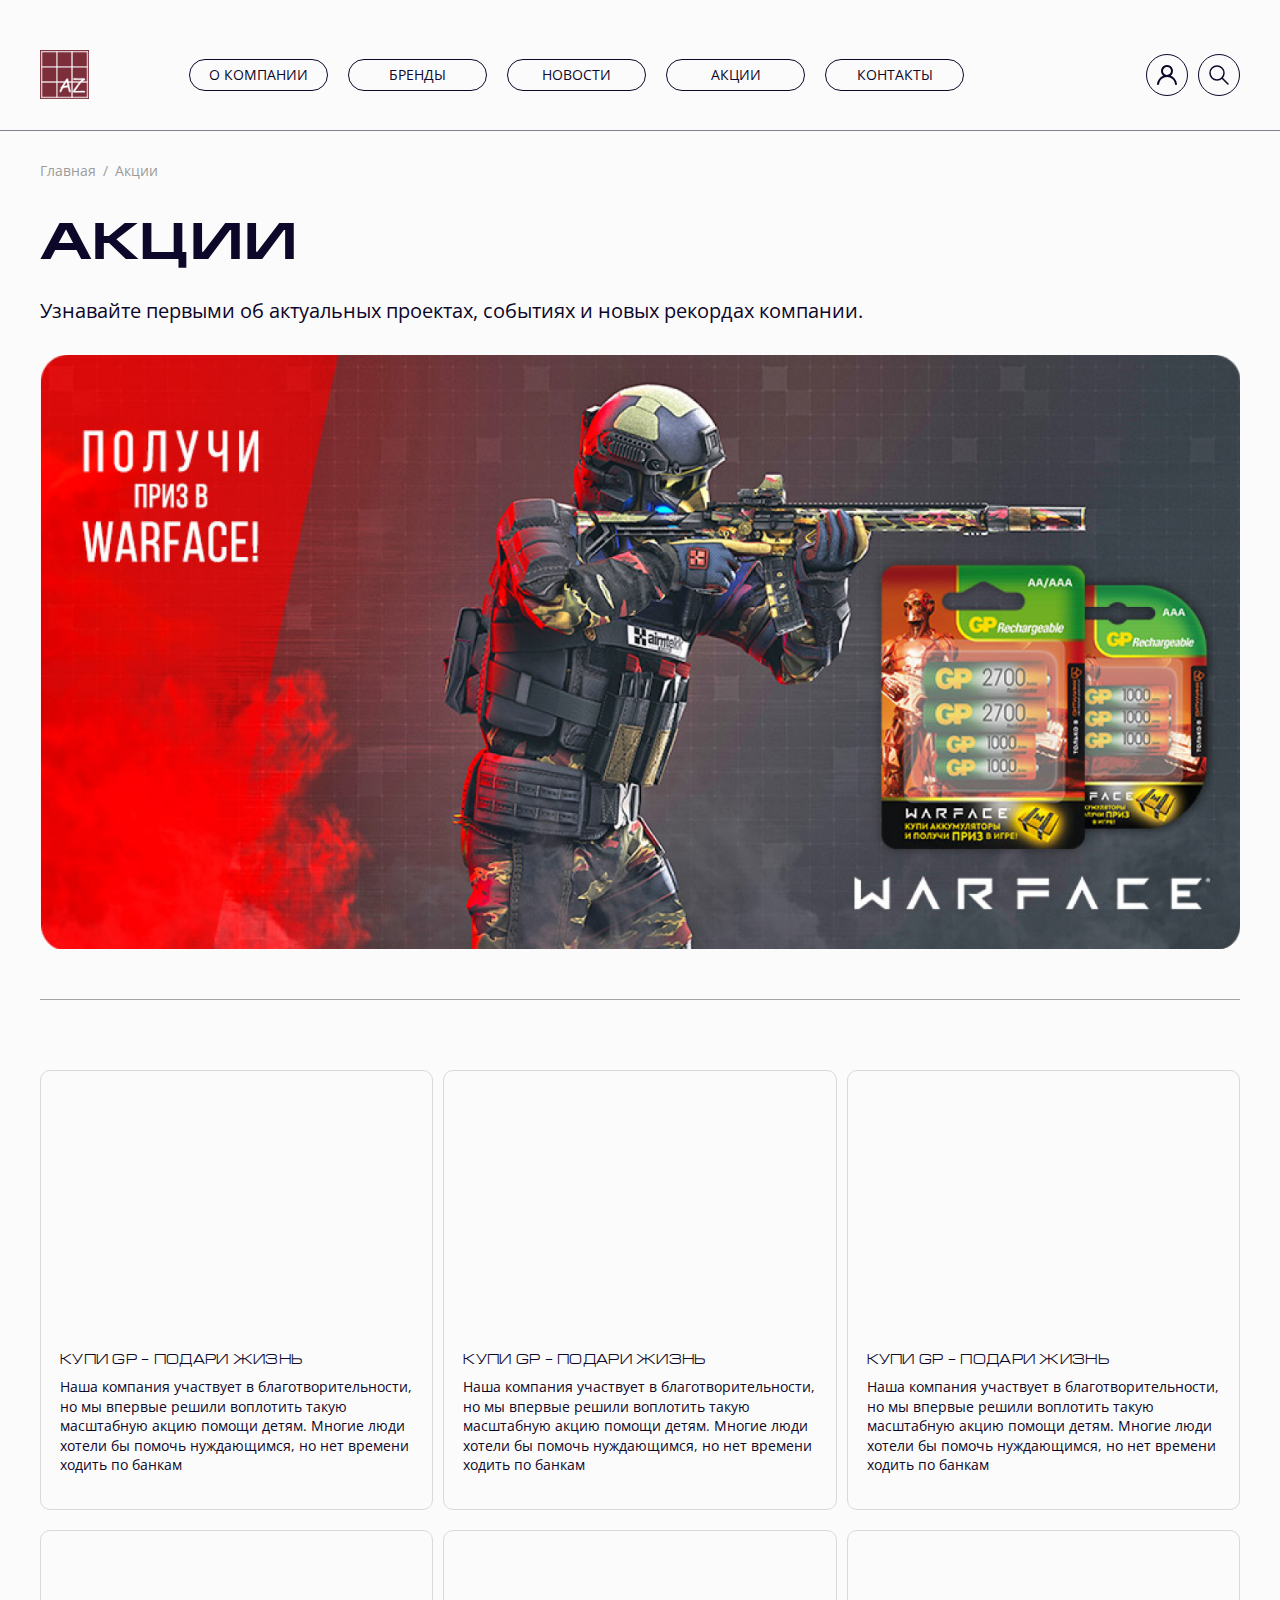
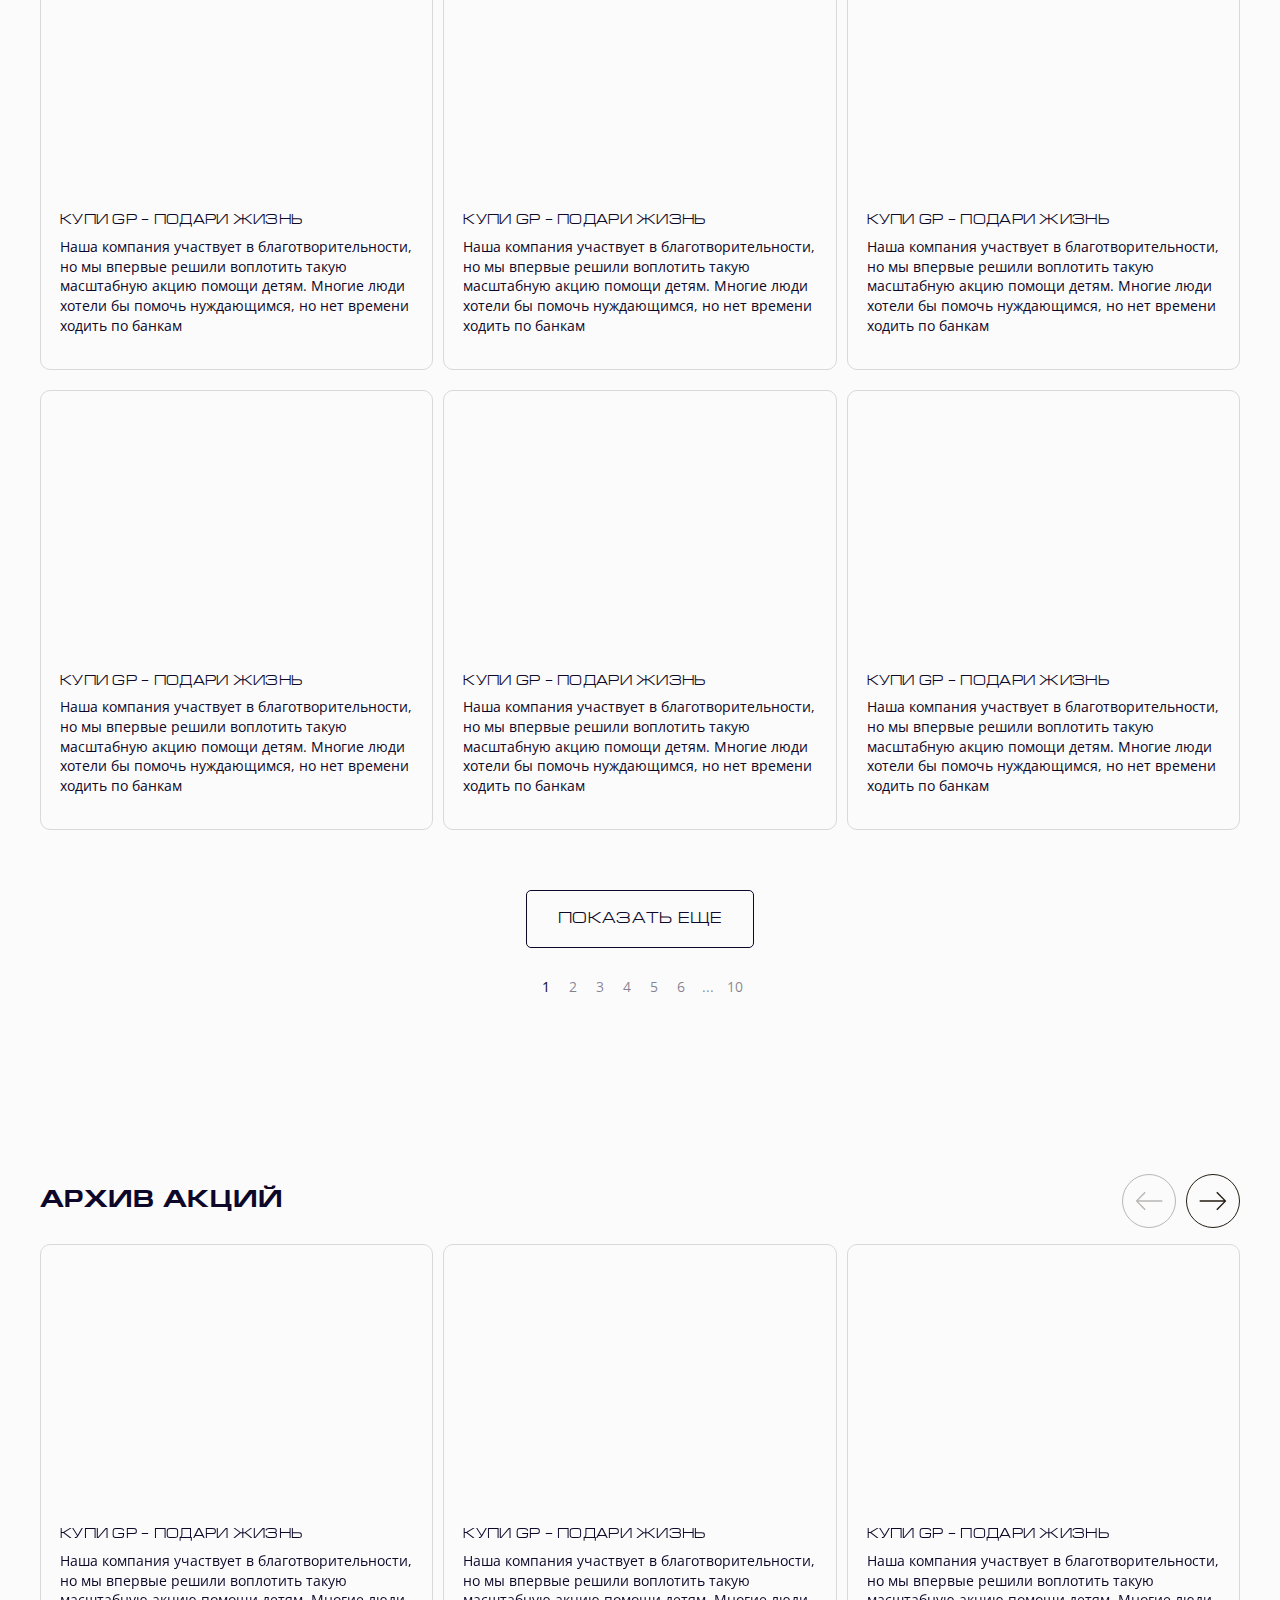
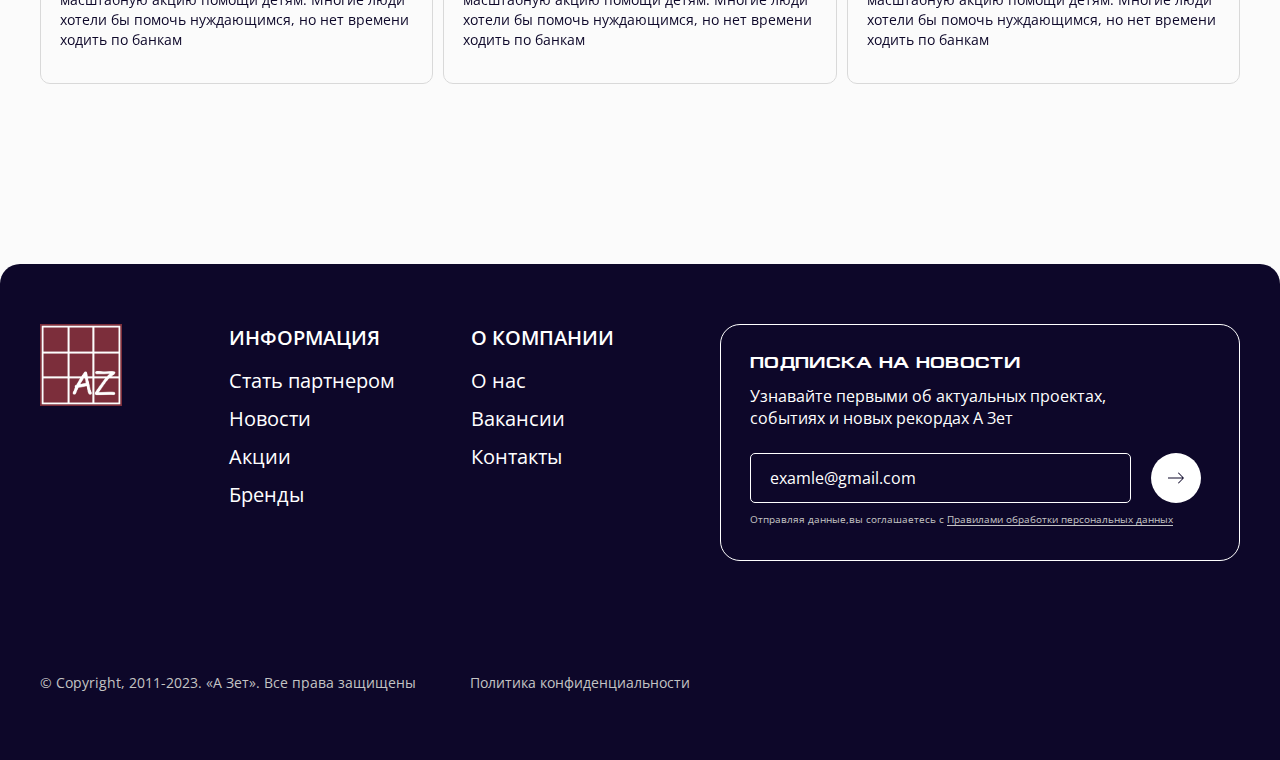
<file: stock.html>
<!DOCTYPE html>
<html lang="ru">
	<head>
		<meta http-equiv="Content-Type" content="text/html; charset=utf-8">
		<!-- Переключение IE в последнию версию, на случай если в настройках пользователя стоит меньшая -->
		<meta http-equiv="X-UA-Compatible" content="IE=edge">

		<!-- Адаптирование страницы для мобильных устройств -->
		<meta name="viewport" content="width=device-width, initial-scale=1, maximum-scale=1">

		<!-- Запрет распознования номера телефона -->
		<meta name="format-detection" content="telephone=no">
		<meta name="SKYPE_TOOLBAR" content ="SKYPE_TOOLBAR_PARSER_COMPATIBLE">

		<!-- Заголовок страницы -->
		<title>Заголовок страницы</title>

		<!-- Данное значение часто используют(использовали) поисковые системы -->
		<meta name="description" content="">
		<meta name="keywords" content="">

		<!-- Традиционная иконка сайта, размер 16x16, прозрачность поддерживается. Рекомендуемый формат: .ico или .png -->
		<link rel="shortcut icon" href="favicon.ico">

		<link rel="preconnect" href="https://fonts.googleapis.com">
		<link rel="preconnect" href="https://fonts.gstatic.com" crossorigin>
		<link href="https://fonts.googleapis.com/css2?family=Open+Sans:ital,wght@0,300;0,400;0,500;0,600;0,700;1,300;1,400;1,500;1,600;1,700&display=swap" rel="stylesheet">

		<!-- Подключение файлов стилей -->
		<link rel="stylesheet" href="css/swiper-bundle.min.css">
		<link rel="stylesheet" href="css/fancybox.css">
		<link rel="stylesheet" href="css/styles.css">

		<link rel="stylesheet" href="css/response_1199.css" media="(max-width: 1199px)">
		<link rel="stylesheet" href="css/response_1024.css" media="(max-width: 1024px)">
		<link rel="stylesheet" href="css/response_767.css" media="(max-width: 767px)">
		<link rel="stylesheet" href="css/response_479.css" media="(max-width: 479px)">
	</head>
	<body>
		<div class="wrap">
			<div class="main">
				<!-- Шапка -->
				<header class="header">
					<div class="cont _flex">
						<div class="header__logo">
							<a href="/">
								<img src="images/logo.png" alt="">
							</a>
						</div>

						<div class="header__block">
							<div class="header__bg">
								<div class="header__logo">
									<a href="/">
										<img src="images/logo.png" alt="">
									</a>
								</div>

								<button type="button" class="mob-menu-close">
									<svg>
										<use xlink:href="images/sprite.svg#ic_close"></use>
									</svg>
								</button>

								<nav class="header__menu _flex">
									<div class="header__menu-item">
										<a href="/" class="header__menu-btn">О компании</a>
									</div>
									<div class="header__menu-item">
										<a href="/" class="header__menu-btn">Бренды</a>
									</div>
									<div class="header__menu-item">
										<a href="/" class="header__menu-btn">Новости</a>
									</div>
									<div class="header__menu-item">
										<a href="/" class="header__menu-btn">Акции</a>
									</div>
									<div class="header__menu-item">
										<a href="/" class="header__menu-btn">Контакты</a>
									</div>
								</nav>

								<div class="heade__contacts">
									<div class="heade__contacts-item">
										<div class="heade__contacts-title">Телефон офиса в г. Москве:</div>

										<div class="heade__contacts-phone">
											<a href="tel:+74959265050">+7 (495) 926-50-50</a>
										</div>
									</div>

									<div class="heade__contacts-item">
										<div class="heade__contacts-title">Телефон офиса в г. Домодедово:</div>

										<div class="heade__contacts-phone">
											<a href="tel:+74959265058">+7 (495) 926-50-58</a>
										</div>
									</div>
								</div>
							</div>
						</div>

						<div class="header__btns _flex">
							<button type="button" class="header__btn mob-menu-btn">
								<svg>
									<use xlink:href="images/sprite.svg#burger"></use>
								</svg>
							</button>

							<button type="button" data-content="#modal-reg" class="header__btn modal-btn">
								<svg>
									<use xlink:href="images/sprite.svg#ic_user"></use>
								</svg>
							</button>

							<a href="/" class="header__btn">
								<svg>
									<use xlink:href="images/sprite.svg#ic_lupa"></use>
								</svg>
							</a>
						</div>
					</div>
				</header>
				<!-- End Шапка -->


				<section class="page-heade">
					<div class="cont">
						<div class="breadcrumbs">
							<a href="/">Главная</a> <span class="breadcrumbs__sep">/</span> Акции
						</div>

						<h1 class="page-title">Акции</h1>

						<div class="page-subtitle">Узнавайте первыми об актуальных проектах, событиях и новых рекордах компании.</div>
					</div>
				</section>


				<section class="banner">
					<div class="cont">
						<img src="images/tmp/banner.jpg" alt="" class="banner__img">

						<div class="banner__line"></div>
					</div>
				</section>


				<section class="stocks stocks_marg">
					<div class="cont">
						<div class="stocks__grid _flex">
							<div class="stock-item">
								<a href="/" class="stock-item__img">
									<img data-src="images/tmp/stock_img1.jpg" src="images/img_plug.png" alt="" class="lazyload">
								</a>

								<div class="stock-item__box">
									<div class="stock-item__name">
										<a href="/">Купи GP – Подари Жизнь</a>
									</div>

									<div class="stock-item__desc">Наша компания участвует в благотворительности, но мы впервые решили воплотить такую масштабную акцию помощи детям. Многие люди хотели бы помочь нуждающимся, но нет времени ходить по банкам</div>
								</div>
							</div>
							<div class="stock-item">
								<a href="/" class="stock-item__img">
									<img data-src="images/tmp/stock_img2.jpg" src="images/img_plug.png" alt="" class="lazyload">
								</a>

								<div class="stock-item__box">
									<div class="stock-item__name">
										<a href="/">Купи GP – Подари Жизнь</a>
									</div>

									<div class="stock-item__desc">Наша компания участвует в благотворительности, но мы впервые решили воплотить такую масштабную акцию помощи детям. Многие люди хотели бы помочь нуждающимся, но нет времени ходить по банкам</div>
								</div>
							</div>
							<div class="stock-item">
								<a href="/" class="stock-item__img">
									<img data-src="images/tmp/stock_img3.jpg" src="images/img_plug.png" alt="" class="lazyload">
								</a>

								<div class="stock-item__box">
									<div class="stock-item__name">
										<a href="/">Купи GP – Подари Жизнь</a>
									</div>

									<div class="stock-item__desc">Наша компания участвует в благотворительности, но мы впервые решили воплотить такую масштабную акцию помощи детям. Многие люди хотели бы помочь нуждающимся, но нет времени ходить по банкам</div>
								</div>
							</div>
							<div class="stock-item">
								<a href="/" class="stock-item__img">
									<img data-src="images/tmp/stock_img1.jpg" src="images/img_plug.png" alt="" class="lazyload">
								</a>

								<div class="stock-item__box">
									<div class="stock-item__name">
										<a href="/">Купи GP – Подари Жизнь</a>
									</div>

									<div class="stock-item__desc">Наша компания участвует в благотворительности, но мы впервые решили воплотить такую масштабную акцию помощи детям. Многие люди хотели бы помочь нуждающимся, но нет времени ходить по банкам</div>
								</div>
							</div>
							<div class="stock-item">
								<a href="/" class="stock-item__img">
									<img data-src="images/tmp/stock_img2.jpg" src="images/img_plug.png" alt="" class="lazyload">
								</a>

								<div class="stock-item__box">
									<div class="stock-item__name">
										<a href="/">Купи GP – Подари Жизнь</a>
									</div>

									<div class="stock-item__desc">Наша компания участвует в благотворительности, но мы впервые решили воплотить такую масштабную акцию помощи детям. Многие люди хотели бы помочь нуждающимся, но нет времени ходить по банкам</div>
								</div>
							</div>
							<div class="stock-item">
								<a href="/" class="stock-item__img">
									<img data-src="images/tmp/stock_img3.jpg" src="images/img_plug.png" alt="" class="lazyload">
								</a>

								<div class="stock-item__box">
									<div class="stock-item__name">
										<a href="/">Купи GP – Подари Жизнь</a>
									</div>

									<div class="stock-item__desc">Наша компания участвует в благотворительности, но мы впервые решили воплотить такую масштабную акцию помощи детям. Многие люди хотели бы помочь нуждающимся, но нет времени ходить по банкам</div>
								</div>
							</div>
							<div class="stock-item">
								<a href="/" class="stock-item__img">
									<img data-src="images/tmp/stock_img1.jpg" src="images/img_plug.png" alt="" class="lazyload">
								</a>

								<div class="stock-item__box">
									<div class="stock-item__name">
										<a href="/">Купи GP – Подари Жизнь</a>
									</div>

									<div class="stock-item__desc">Наша компания участвует в благотворительности, но мы впервые решили воплотить такую масштабную акцию помощи детям. Многие люди хотели бы помочь нуждающимся, но нет времени ходить по банкам</div>
								</div>
							</div>
							<div class="stock-item">
								<a href="/" class="stock-item__img">
									<img data-src="images/tmp/stock_img2.jpg" src="images/img_plug.png" alt="" class="lazyload">
								</a>

								<div class="stock-item__box">
									<div class="stock-item__name">
										<a href="/">Купи GP – Подари Жизнь</a>
									</div>

									<div class="stock-item__desc">Наша компания участвует в благотворительности, но мы впервые решили воплотить такую масштабную акцию помощи детям. Многие люди хотели бы помочь нуждающимся, но нет времени ходить по банкам</div>
								</div>
							</div>
							<div class="stock-item">
								<a href="/" class="stock-item__img">
									<img data-src="images/tmp/stock_img3.jpg" src="images/img_plug.png" alt="" class="lazyload">
								</a>

								<div class="stock-item__box">
									<div class="stock-item__name">
										<a href="/">Купи GP – Подари Жизнь</a>
									</div>

									<div class="stock-item__desc">Наша компания участвует в благотворительности, но мы впервые решили воплотить такую масштабную акцию помощи детям. Многие люди хотели бы помочь нуждающимся, но нет времени ходить по банкам</div>
								</div>
							</div>
						</div>

						<div class="wrap-btn">
							<a href="/" class="btn-bord">Показать еще</a>
						</div>

						<div class="pagination _flex">
							<a class="active">1</a>
							<a href="/">2</a>
							<a href="/">3</a>
							<a href="/">4</a>
							<a href="/">5</a>
							<a href="/">6</a>
							<span class="dot">...</span>
							<a href="/">10</a>
						</div>
					</div>
				</section>


				<section class="stocks _marg">
					<div class="cont">
						<div class="main-title">АРХИВ АКЦИЙ</div>

						<div class="stocks__slider swiper swiper_visible">
							<div class="swiper-wrapper">
								<div class="swiper-slide stock-item">
									<a href="/" class="stock-item__img">
										<img data-src="images/tmp/stock_img1.jpg" src="images/img_plug.png" alt="" class="lazyload">
									</a>

									<div class="stock-item__box">
										<div class="stock-item__name">
											<a href="/">Купи GP – Подари Жизнь</a>
										</div>

										<div class="stock-item__desc">Наша компания участвует в благотворительности, но мы впервые решили воплотить такую масштабную акцию помощи детям. Многие люди хотели бы помочь нуждающимся, но нет времени ходить по банкам</div>
									</div>
								</div>
								<div class="swiper-slide stock-item">
									<a href="/" class="stock-item__img">
										<img data-src="images/tmp/stock_img2.jpg" src="images/img_plug.png" alt="" class="lazyload">
									</a>

									<div class="stock-item__box">
										<div class="stock-item__name">
											<a href="/">Купи GP – Подари Жизнь</a>
										</div>

										<div class="stock-item__desc">Наша компания участвует в благотворительности, но мы впервые решили воплотить такую масштабную акцию помощи детям. Многие люди хотели бы помочь нуждающимся, но нет времени ходить по банкам</div>
									</div>
								</div>
								<div class="swiper-slide stock-item">
									<a href="/" class="stock-item__img">
										<img data-src="images/tmp/stock_img3.jpg" src="images/img_plug.png" alt="" class="lazyload">
									</a>

									<div class="stock-item__box">
										<div class="stock-item__name">
											<a href="/">Купи GP – Подари Жизнь</a>
										</div>

										<div class="stock-item__desc">Наша компания участвует в благотворительности, но мы впервые решили воплотить такую масштабную акцию помощи детям. Многие люди хотели бы помочь нуждающимся, но нет времени ходить по банкам</div>
									</div>
								</div><div class="swiper-slide stock-item">
									<a href="/" class="stock-item__img">
										<img data-src="images/tmp/stock_img1.jpg" src="images/img_plug.png" alt="" class="lazyload">
									</a>

									<div class="stock-item__box">
										<div class="stock-item__name">
											<a href="/">Купи GP – Подари Жизнь</a>
										</div>

										<div class="stock-item__desc">Наша компания участвует в благотворительности, но мы впервые решили воплотить такую масштабную акцию помощи детям. Многие люди хотели бы помочь нуждающимся, но нет времени ходить по банкам</div>
									</div>
								</div>
								<div class="swiper-slide stock-item">
									<a href="/" class="stock-item__img">
										<img data-src="images/tmp/stock_img2.jpg" src="images/img_plug.png" alt="" class="lazyload">
									</a>

									<div class="stock-item__box">
										<div class="stock-item__name">
											<a href="/">Купи GP – Подари Жизнь</a>
										</div>

										<div class="stock-item__desc">Наша компания участвует в благотворительности, но мы впервые решили воплотить такую масштабную акцию помощи детям. Многие люди хотели бы помочь нуждающимся, но нет времени ходить по банкам</div>
									</div>
								</div>
								<div class="swiper-slide stock-item">
									<a href="/" class="stock-item__img">
										<img data-src="images/tmp/stock_img3.jpg" src="images/img_plug.png" alt="" class="lazyload">
									</a>

									<div class="stock-item__box">
										<div class="stock-item__name">
											<a href="/">Купи GP – Подари Жизнь</a>
										</div>

										<div class="stock-item__desc">Наша компания участвует в благотворительности, но мы впервые решили воплотить такую масштабную акцию помощи детям. Многие люди хотели бы помочь нуждающимся, но нет времени ходить по банкам</div>
									</div>
								</div>
							</div>

							<div class="slider-button-prev">
								<svg>
									<use xlink:href="images/sprite.svg#arrow1"></use>
								</svg>
							</div>
							<div class="slider-button-next">
								<svg>
									<use xlink:href="images/sprite.svg#arrow1"></use>
								</svg>
							</div>
						</div>
					</div>
				</section>
			</div>


			<footer class="footer _marg">
				<div class="cont ">
					<div class="footer__top _flex">
						<div class="footer__logo">
							<img src="images/logo.png" alt="">
						</div>

						<div class="footer__items _flex">
							<div class="footer__items-item">
								<div class="footer__title">
									<a href="/">Информация</a>
								</div>

								<div class="footer__menu">
									<div class="footer__menu-item">
										<a href="/" class="footer__menu-link">Стать партнером</a>
									</div>
									<div class="footer__menu-item">
										<a href="/" class="footer__menu-link">Новости</a>
									</div>
									<div class="footer__menu-item">
										<a href="/" class="footer__menu-link">Акции</a>
									</div>
									<div class="footer__menu-item">
										<a href="/" class="footer__menu-link">Бренды</a>
									</div>
								</div>
							</div>

							<div class="footer__items-item">
								<div class="footer__title">
									<a href="/">О компании</a>
								</div>

								<div class="footer__menu">
									<div class="footer__menu-item">
										<a href="/" class="footer__menu-link">О нас</a>
									</div>
									<div class="footer__menu-item">
										<a href="/" class="footer__menu-link">Вакансии</a>
									</div>
									<div class="footer__menu-item">
										<a href="/" class="footer__menu-link">Контакты</a>
									</div>
								</div>
							</div>
						</div>

						<form action="" class="form-subscribe">
							<div class="form-subscribe__title">ПОДПИСКА НА НОВОСТИ</div>

							<div class="form-subscribe__subtitle">Узнавайте первыми об актуальных проектах, <br>событиях и новых рекордах А Зет</div>

							<div class="form-subscribe__flex _flex">
								<input type="email" value="" placeholder="examle@gmail.com" class="form-subscribe__input">

								<button type="submit" class="form-subscribe__submit">
									<svg>
										<use xlink:href="images/sprite.svg#arrow1"></use>
									</svg>
								</button>
							</div>

							<div class="form-subscribe__agree">Отправляя данные,вы соглашаетесь с&nbsp;<a href="/" target="_blank">Правилами обработки персональных данных</a></div>
						</form>
					</div>

					<div class="footer__bot _flex">
						<div class="footer__copy">&copy; Copyright, 2011-2023. «А Зет». Все права защищены</div>

						<div class="footer__policy">
							<a href="/">Политика конфиденциальности</a>
						</div>

						<div class="footer__creator">
							<a href="/" rel="nofollow" target="_blank">
								<img data-src="images/creator.svg" src="images/img_plug.png" alt="" class="lazyload">
							</a>
						</div>
					</div>
				</div>
			</footer>
		</div>


		<div class="supports-error">
			Ваш браузер устарел рекомендуем обновить его до последней версии<br> или использовать другой более современный.
		</div>


		<section class="modal" id="modal-reg">
			<div class="modal-title">Регистрация</div>

			<form action="" class="form modal__form">
				<div class="form__line">
					<div class="form__label">E-mail <span>*</span></div>

					<div class="form__filed">
						<input type="email" value="" name="" class="form__input">
					</div>
				</div>

				<div class="checkboxes">
					<div class="checkbox">
						<label class="checkbox__label">
							<input type="checkbox" name="">
	
							<span class="checkbox__text">
								<span>Подтверждаю свое согласие на получение информации о новинках и выгодных предложениях</span>
							</span>
						</label>
					</div>
	
					<div class="checkbox">
						<label class="checkbox__label">
							<input type="checkbox" name="">
	
							<span class="checkbox__text">
								<span>Подтверждаю свое согласие на обработку и&nbsp;хранение моих <a href="/" target="_blank">персональных данных</a> в соответствии с пользовательским соглашением</span>
							</span>
						</label>
					</div>
				</div>

				<div class="form__submit">
					<button type="submit" class="form__submit-btn btn-black">Зарегистрироваться</button>
				</div>

				<div class="modal__info">
					<button type="button" data-content="#modal-login" class="modal-btn">Войти</button> в уже существующий аккаунт
				</div>
			</form>
		</section>


		<section class="modal" id="modal-login">
			<div class="modal-title">Авторизация/Регистрация</div>

			<form action="" class="form modal__form">
				<div class="form__line">
					<div class="form__label">E-mail</div>

					<div class="form__filed">
						<input type="email" value="" name="" class="form__input">
					</div>
				</div>

				<div class="form__line">
					<div class="form__label">Пароль</div>

					<div class="form__filed">
						<input type="password" value="" name="" class="form__input">

						<button type="button" class="form__eye">
							<svg>
								<use xlink:href="images/sprite.svg#ic_eye"></use>
							</svg>
						</button>
					</div>
				</div>

				<div class="modal__line _flex">
					<div class="checkbox-dot">
						<label class="checkbox-dot__label">
							<input type="checkbox" name="">
	
							<span class="checkbox-dot__text">
								<span>Запомнить меня</span>
							</span>
						</label>
					</div>
	
					<div class="forgot-password">
						<button type="button" data-content="#modal-forgot" class="modal-btn">Забыли пароль?</button>
					</div>
				</div>

				<div class="form__submit">
					<button type="submit" class="form__submit-btn btn-black">Войти</button>
				</div>

				<div class="modal__info">
					Нет аккаунта? <button type="button" data-content="#modal-reg" class="modal-btn">Зарегистрироваться</button>
				</div>
			</form>
		</section>


		<section class="modal" id="modal-forgot">
			<div class="modal-title">Восстановление данных</div>

			<div class="modal-subtitle">Введите ваш адрес электронной почты, и мы отправим на него ссылку для смены пароля</div>

			<form action="" class="form modal__form forgot-send">
				<div class="form__line">
					<div class="form__label">E-mail</div>

					<div class="form__filed">
						<input type="email" value="" name="" class="form__input">
					</div>
				</div>

				<div class="form__submit">
					<button type="submit" class="form__submit-btn btn-black">Отправить</button>
				</div>
			</form>
		</section>


		<section class="modal" id="modal-recovery">
			<div class="modal-title">Восстановление данных</div>

			<form action="" class="form modal__form">
				<div class="form__line">
					<div class="form__label">Код из письма</div>

					<div class="form__filed">
						<input type="text" value="" name="" class="form__input">
					</div>
				</div>

				<div class="form__line">
					<div class="form__label">Пароль</div>

					<div class="form__filed">
						<input type="password" value="" name="" class="form__input">
					</div>
				</div>

				<div class="form__line">
					<div class="form__label">Повторите пароль</div>

					<div class="form__filed">
						<input type="password" value="" name="" class="form__input">
					</div>
				</div>

				<div class="form__submit">
					<button type="submit" class="form__submit-btn btn-black">Отправить</button>
				</div>
			</form>
		</section>

		
		<section class="modal modal-request" id="modal-request">
			<div class="modal-request__wrap">
				<div class="modal-request__box">
					<div class="modal-request__icon">
						<img data-src="images/ic_check.svg" src="images/img_plug.png" alt="" class="lazyload">
					</div>

					<div class="modal-request__title">Ваша заявка успешно оформлена!</div>

					<div class="modal-request__desc">В ближайшее время с вами <br>свяжется наш менеджер</div>
				</div>
			</div>
		</section>


		<!-- Подключение javascript файлов -->
		<div class="js-load"></div>
		<script src="js/jquery-3.5.0.min.js"></script>

		<script src="js/swiper-bundle.min.js"></script>
		<script src="js/fancybox.js"></script>
		<script src="js/nice-select.js"></script>
		<script src="js/inputmask.min.js"></script>

		<script src="js/functions.js"></script>
		<script src="js/scripts.js"></script>
	</body>
</html>
</file>
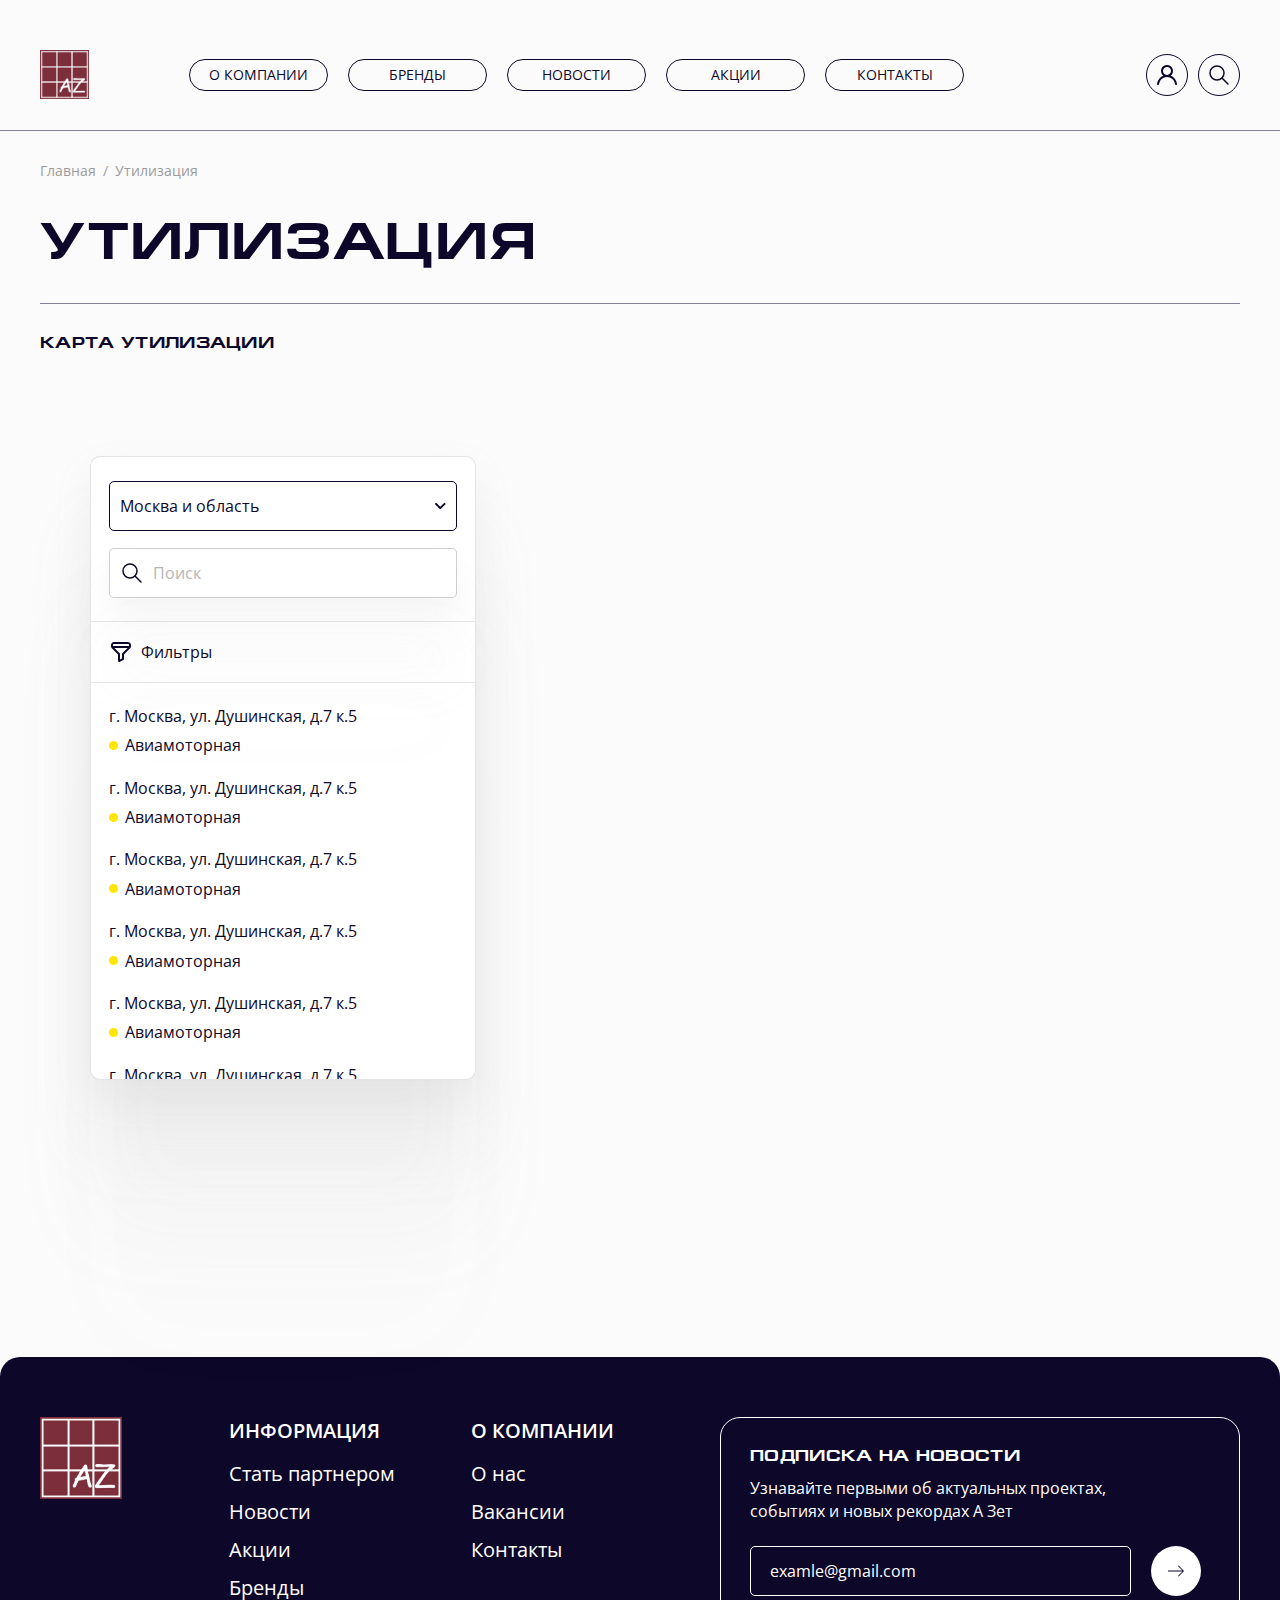
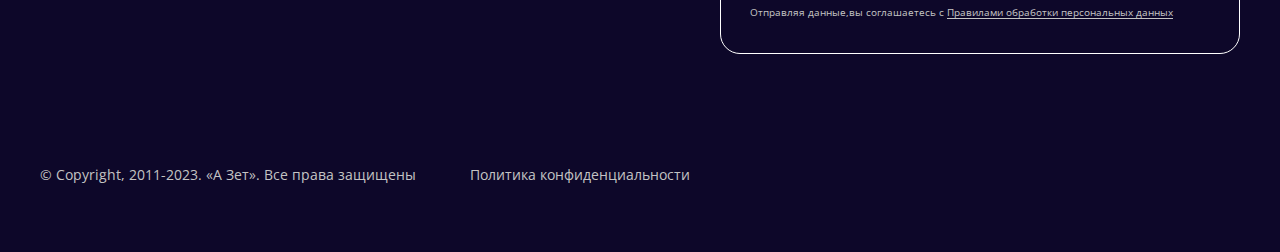
<file: utilization.html>
<!DOCTYPE html>
<html lang="ru">
	<head>
		<meta http-equiv="Content-Type" content="text/html; charset=utf-8">
		<!-- Переключение IE в последнию версию, на случай если в настройках пользователя стоит меньшая -->
		<meta http-equiv="X-UA-Compatible" content="IE=edge">

		<!-- Адаптирование страницы для мобильных устройств -->
		<meta name="viewport" content="width=device-width, initial-scale=1, maximum-scale=1">

		<!-- Запрет распознования номера телефона -->
		<meta name="format-detection" content="telephone=no">
		<meta name="SKYPE_TOOLBAR" content ="SKYPE_TOOLBAR_PARSER_COMPATIBLE">

		<!-- Заголовок страницы -->
		<title>Заголовок страницы</title>

		<!-- Данное значение часто используют(использовали) поисковые системы -->
		<meta name="description" content="">
		<meta name="keywords" content="">

		<!-- Традиционная иконка сайта, размер 16x16, прозрачность поддерживается. Рекомендуемый формат: .ico или .png -->
		<link rel="shortcut icon" href="favicon.ico">

		<link rel="preconnect" href="https://fonts.googleapis.com">
		<link rel="preconnect" href="https://fonts.gstatic.com" crossorigin>
		<link href="https://fonts.googleapis.com/css2?family=Open+Sans:ital,wght@0,300;0,400;0,500;0,600;0,700;1,300;1,400;1,500;1,600;1,700&display=swap" rel="stylesheet">

		<!-- Подключение файлов стилей -->
		<link rel="stylesheet" href="css/swiper-bundle.min.css">
		<link rel="stylesheet" href="css/fancybox.css">
		<link rel="stylesheet" href="css/styles.css">

		<link rel="stylesheet" href="css/response_1199.css" media="(max-width: 1199px)">
		<link rel="stylesheet" href="css/response_1024.css" media="(max-width: 1024px)">
		<link rel="stylesheet" href="css/response_767.css" media="(max-width: 767px)">
		<link rel="stylesheet" href="css/response_479.css" media="(max-width: 479px)">
	</head>
	<body>
		<div class="wrap">
			<div class="main">
				<!-- Шапка -->
				<header class="header">
					<div class="cont _flex">
						<div class="header__logo">
							<a href="/">
								<img src="images/logo.png" alt="">
							</a>
						</div>

						<div class="header__block">
							<div class="header__bg">
								<div class="header__logo">
									<a href="/">
										<img src="images/logo.png" alt="">
									</a>
								</div>

								<button type="button" class="mob-menu-close">
									<svg>
										<use xlink:href="images/sprite.svg#ic_close"></use>
									</svg>
								</button>

								<nav class="header__menu _flex">
									<div class="header__menu-item">
										<a href="/" class="header__menu-btn">О компании</a>
									</div>
									<div class="header__menu-item">
										<a href="/" class="header__menu-btn">Бренды</a>
									</div>
									<div class="header__menu-item">
										<a href="/" class="header__menu-btn">Новости</a>
									</div>
									<div class="header__menu-item">
										<a href="/" class="header__menu-btn">Акции</a>
									</div>
									<div class="header__menu-item">
										<a href="/" class="header__menu-btn">Контакты</a>
									</div>
								</nav>

								<div class="heade__contacts">
									<div class="heade__contacts-item">
										<div class="heade__contacts-title">Телефон офиса в г. Москве:</div>

										<div class="heade__contacts-phone">
											<a href="tel:+74959265050">+7 (495) 926-50-50</a>
										</div>
									</div>

									<div class="heade__contacts-item">
										<div class="heade__contacts-title">Телефон офиса в г. Домодедово:</div>

										<div class="heade__contacts-phone">
											<a href="tel:+74959265058">+7 (495) 926-50-58</a>
										</div>
									</div>
								</div>
							</div>
						</div>

						<div class="header__btns _flex">
							<button type="button" class="header__btn mob-menu-btn">
								<svg>
									<use xlink:href="images/sprite.svg#burger"></use>
								</svg>
							</button>

							<button type="button" data-content="#modal-reg" class="header__btn modal-btn">
								<svg>
									<use xlink:href="images/sprite.svg#ic_user"></use>
								</svg>
							</button>

							<a href="/" class="header__btn">
								<svg>
									<use xlink:href="images/sprite.svg#ic_lupa"></use>
								</svg>
							</a>
						</div>
					</div>
				</header>
				<!-- End Шапка -->


				<section class="page-heade">
					<div class="cont">
						<div class="breadcrumbs">
							<a href="/">Главная</a> <span class="breadcrumbs__sep">/</span> Утилизация
						</div>

						<h1 class="page-title">Утилизация</h1>
					</div>
				</section>


				<section class="utilization">
					<div class="cont">
						<div class="utilization__bord">
							<div class="utilization__title">Карта утилизации</div>

							<div class="utilization__wrap">
								<div class="utilization__tabs">
									<button type="button" data-tab="#utilization-info" class="utilization__btn _active">Список</button>

									<button type="button" data-tab="#utilization-map" class="utilization__btn">На карте</button>
								</div>

								<div class="utilization__block">
									<div class="utilization__info _show" id="utilization-info">
										<div class="select-wrap">
											<select>
												<option value="1">Москва и область</option>
												<option value="2">Москва и область</option>
												<option value="3">Москва и область</option>
												<option value="4">Москва и область</option>
												<option value="5">Москва и область</option>
											</select>
										</div>

										<form action="" class="search utilization__search">
											<input type="text" value="" placeholder="Поиск" class="search__input">
										</form>

										<div class="utilization__filter">
											<a href="/" class="filter-link">
												<svg>
													<use xlink:href="images/sprite.svg#ic_filter"></use>
												</svg>

												Фильтры
											</a>
										</div>

										<div class="utilization__items">
											<a href="/" class="utilization__item">
												<span class="utilization__item-adres">г. Москва, ул. Душинская, д.7 к.5</span>

												<span class="utilization__item-info">Авиамоторная</span>
											</a>
											<a href="/" class="utilization__item">
												<span class="utilization__item-adres">г. Москва, ул. Душинская, д.7 к.5</span>

												<span class="utilization__item-info">Авиамоторная</span>
											</a>
											<a href="/" class="utilization__item">
												<span class="utilization__item-adres">г. Москва, ул. Душинская, д.7 к.5</span>

												<span class="utilization__item-info">Авиамоторная</span>
											</a>
											<a href="/" class="utilization__item">
												<span class="utilization__item-adres">г. Москва, ул. Душинская, д.7 к.5</span>

												<span class="utilization__item-info">Авиамоторная</span>
											</a>
											<a href="/" class="utilization__item">
												<span class="utilization__item-adres">г. Москва, ул. Душинская, д.7 к.5</span>

												<span class="utilization__item-info">Авиамоторная</span>
											</a>
											<a href="/" class="utilization__item">
												<span class="utilization__item-adres">г. Москва, ул. Душинская, д.7 к.5</span>

												<span class="utilization__item-info">Авиамоторная</span>
											</a>
											<a href="/" class="utilization__item">
												<span class="utilization__item-adres">г. Москва, ул. Душинская, д.7 к.5</span>

												<span class="utilization__item-info">Авиамоторная</span>
											</a>
											<a href="/" class="utilization__item">
												<span class="utilization__item-adres">г. Москва, ул. Душинская, д.7 к.5</span>

												<span class="utilization__item-info">Авиамоторная</span>
											</a>
										</div>
									</div>

									<div class="utilization__map" id="utilization-map">
										<script type="text/javascript" charset="utf-8" async src="https://api-maps.yandex.ru/services/constructor/1.0/js/?um=constructor%3A188c0dc0856fa08c7fd252bc2b5da796d6ab4922fee0a1420ad6804abd06ed3e&amp;width=100%25&amp;height=100%25&amp;lang=ru_RU&amp;scroll=true"></script>
									</div>
								</div>
							</div>
						</div>
					</div>
				</section>
			</div>


			<footer class="footer _marg">
				<div class="cont ">
					<div class="footer__top _flex">
						<div class="footer__logo">
							<img src="images/logo.png" alt="">
						</div>

						<div class="footer__items _flex">
							<div class="footer__items-item">
								<div class="footer__title">
									<a href="/">Информация</a>
								</div>

								<div class="footer__menu">
									<div class="footer__menu-item">
										<a href="/" class="footer__menu-link">Стать партнером</a>
									</div>
									<div class="footer__menu-item">
										<a href="/" class="footer__menu-link">Новости</a>
									</div>
									<div class="footer__menu-item">
										<a href="/" class="footer__menu-link">Акции</a>
									</div>
									<div class="footer__menu-item">
										<a href="/" class="footer__menu-link">Бренды</a>
									</div>
								</div>
							</div>

							<div class="footer__items-item">
								<div class="footer__title">
									<a href="/">О компании</a>
								</div>

								<div class="footer__menu">
									<div class="footer__menu-item">
										<a href="/" class="footer__menu-link">О нас</a>
									</div>
									<div class="footer__menu-item">
										<a href="/" class="footer__menu-link">Вакансии</a>
									</div>
									<div class="footer__menu-item">
										<a href="/" class="footer__menu-link">Контакты</a>
									</div>
								</div>
							</div>
						</div>

						<form action="" class="form-subscribe">
							<div class="form-subscribe__title">ПОДПИСКА НА НОВОСТИ</div>

							<div class="form-subscribe__subtitle">Узнавайте первыми об актуальных проектах, <br>событиях и новых рекордах А Зет</div>

							<div class="form-subscribe__flex _flex">
								<input type="email" value="" placeholder="examle@gmail.com" class="form-subscribe__input">

								<button type="submit" class="form-subscribe__submit">
									<svg>
										<use xlink:href="images/sprite.svg#arrow1"></use>
									</svg>
								</button>
							</div>

							<div class="form-subscribe__agree">Отправляя данные,вы соглашаетесь с&nbsp;<a href="/" target="_blank">Правилами обработки персональных данных</a></div>
						</form>
					</div>

					<div class="footer__bot _flex">
						<div class="footer__copy">&copy; Copyright, 2011-2023. «А Зет». Все права защищены</div>

						<div class="footer__policy">
							<a href="/">Политика конфиденциальности</a>
						</div>

						<div class="footer__creator">
							<a href="/" rel="nofollow" target="_blank">
								<img data-src="images/creator.svg" src="images/img_plug.png" alt="" class="lazyload">
							</a>
						</div>
					</div>
				</div>
			</footer>
		</div>


		<div class="supports-error">
			Ваш браузер устарел рекомендуем обновить его до последней версии<br> или использовать другой более современный.
		</div>


		<section class="modal" id="modal-reg">
			<div class="modal-title">Регистрация</div>

			<form action="" class="form modal__form">
				<div class="form__line">
					<div class="form__label">E-mail <span>*</span></div>

					<div class="form__filed">
						<input type="email" value="" name="" class="form__input">
					</div>
				</div>

				<div class="checkboxes">
					<div class="checkbox">
						<label class="checkbox__label">
							<input type="checkbox" name="">
	
							<span class="checkbox__text">
								<span>Подтверждаю свое согласие на получение информации о новинках и выгодных предложениях</span>
							</span>
						</label>
					</div>
	
					<div class="checkbox">
						<label class="checkbox__label">
							<input type="checkbox" name="">
	
							<span class="checkbox__text">
								<span>Подтверждаю свое согласие на обработку и&nbsp;хранение моих <a href="/" target="_blank">персональных данных</a> в соответствии с пользовательским соглашением</span>
							</span>
						</label>
					</div>
				</div>

				<div class="form__submit">
					<button type="submit" class="form__submit-btn btn-black">Зарегистрироваться</button>
				</div>

				<div class="modal__info">
					<button type="button" data-content="#modal-login" class="modal-btn">Войти</button> в уже существующий аккаунт
				</div>
			</form>
		</section>


		<section class="modal" id="modal-login">
			<div class="modal-title">Авторизация/Регистрация</div>

			<form action="" class="form modal__form">
				<div class="form__line">
					<div class="form__label">E-mail</div>

					<div class="form__filed">
						<input type="email" value="" name="" class="form__input">
					</div>
				</div>

				<div class="form__line">
					<div class="form__label">Пароль</div>

					<div class="form__filed">
						<input type="password" value="" name="" class="form__input">

						<button type="button" class="form__eye">
							<svg>
								<use xlink:href="images/sprite.svg#ic_eye"></use>
							</svg>
						</button>
					</div>
				</div>

				<div class="modal__line _flex">
					<div class="checkbox-dot">
						<label class="checkbox-dot__label">
							<input type="checkbox" name="">
	
							<span class="checkbox-dot__text">
								<span>Запомнить меня</span>
							</span>
						</label>
					</div>
	
					<div class="forgot-password">
						<button type="button" data-content="#modal-forgot" class="modal-btn">Забыли пароль?</button>
					</div>
				</div>

				<div class="form__submit">
					<button type="submit" class="form__submit-btn btn-black">Войти</button>
				</div>

				<div class="modal__info">
					Нет аккаунта? <button type="button" data-content="#modal-reg" class="modal-btn">Зарегистрироваться</button>
				</div>
			</form>
		</section>


		<section class="modal" id="modal-forgot">
			<div class="modal-title">Восстановление данных</div>

			<div class="modal-subtitle">Введите ваш адрес электронной почты, и мы отправим на него ссылку для смены пароля</div>

			<form action="" class="form modal__form forgot-send">
				<div class="form__line">
					<div class="form__label">E-mail</div>

					<div class="form__filed">
						<input type="email" value="" name="" class="form__input">
					</div>
				</div>

				<div class="form__submit">
					<button type="submit" class="form__submit-btn btn-black">Отправить</button>
				</div>
			</form>
		</section>


		<section class="modal" id="modal-recovery">
			<div class="modal-title">Восстановление данных</div>

			<form action="" class="form modal__form">
				<div class="form__line">
					<div class="form__label">Код из письма</div>

					<div class="form__filed">
						<input type="text" value="" name="" class="form__input">
					</div>
				</div>

				<div class="form__line">
					<div class="form__label">Пароль</div>

					<div class="form__filed">
						<input type="password" value="" name="" class="form__input">
					</div>
				</div>

				<div class="form__line">
					<div class="form__label">Повторите пароль</div>

					<div class="form__filed">
						<input type="password" value="" name="" class="form__input">
					</div>
				</div>

				<div class="form__submit">
					<button type="submit" class="form__submit-btn btn-black">Отправить</button>
				</div>
			</form>
		</section>

		
		<section class="modal modal-request" id="modal-request">
			<div class="modal-request__wrap">
				<div class="modal-request__box">
					<div class="modal-request__icon">
						<img data-src="images/ic_check.svg" src="images/img_plug.png" alt="" class="lazyload">
					</div>

					<div class="modal-request__title">Ваша заявка успешно оформлена!</div>

					<div class="modal-request__desc">В ближайшее время с вами <br>свяжется наш менеджер</div>
				</div>
			</div>
		</section>


		<!-- Подключение javascript файлов -->
		<div class="js-load"></div>
		<script src="js/jquery-3.5.0.min.js"></script>

		<script src="js/swiper-bundle.min.js"></script>
		<script src="js/fancybox.js"></script>
		<script src="js/nice-select.js"></script>
		<script src="js/inputmask.min.js"></script>

		<script src="js/functions.js"></script>
		<script src="js/scripts.js"></script>
	</body>
</html>
</file>
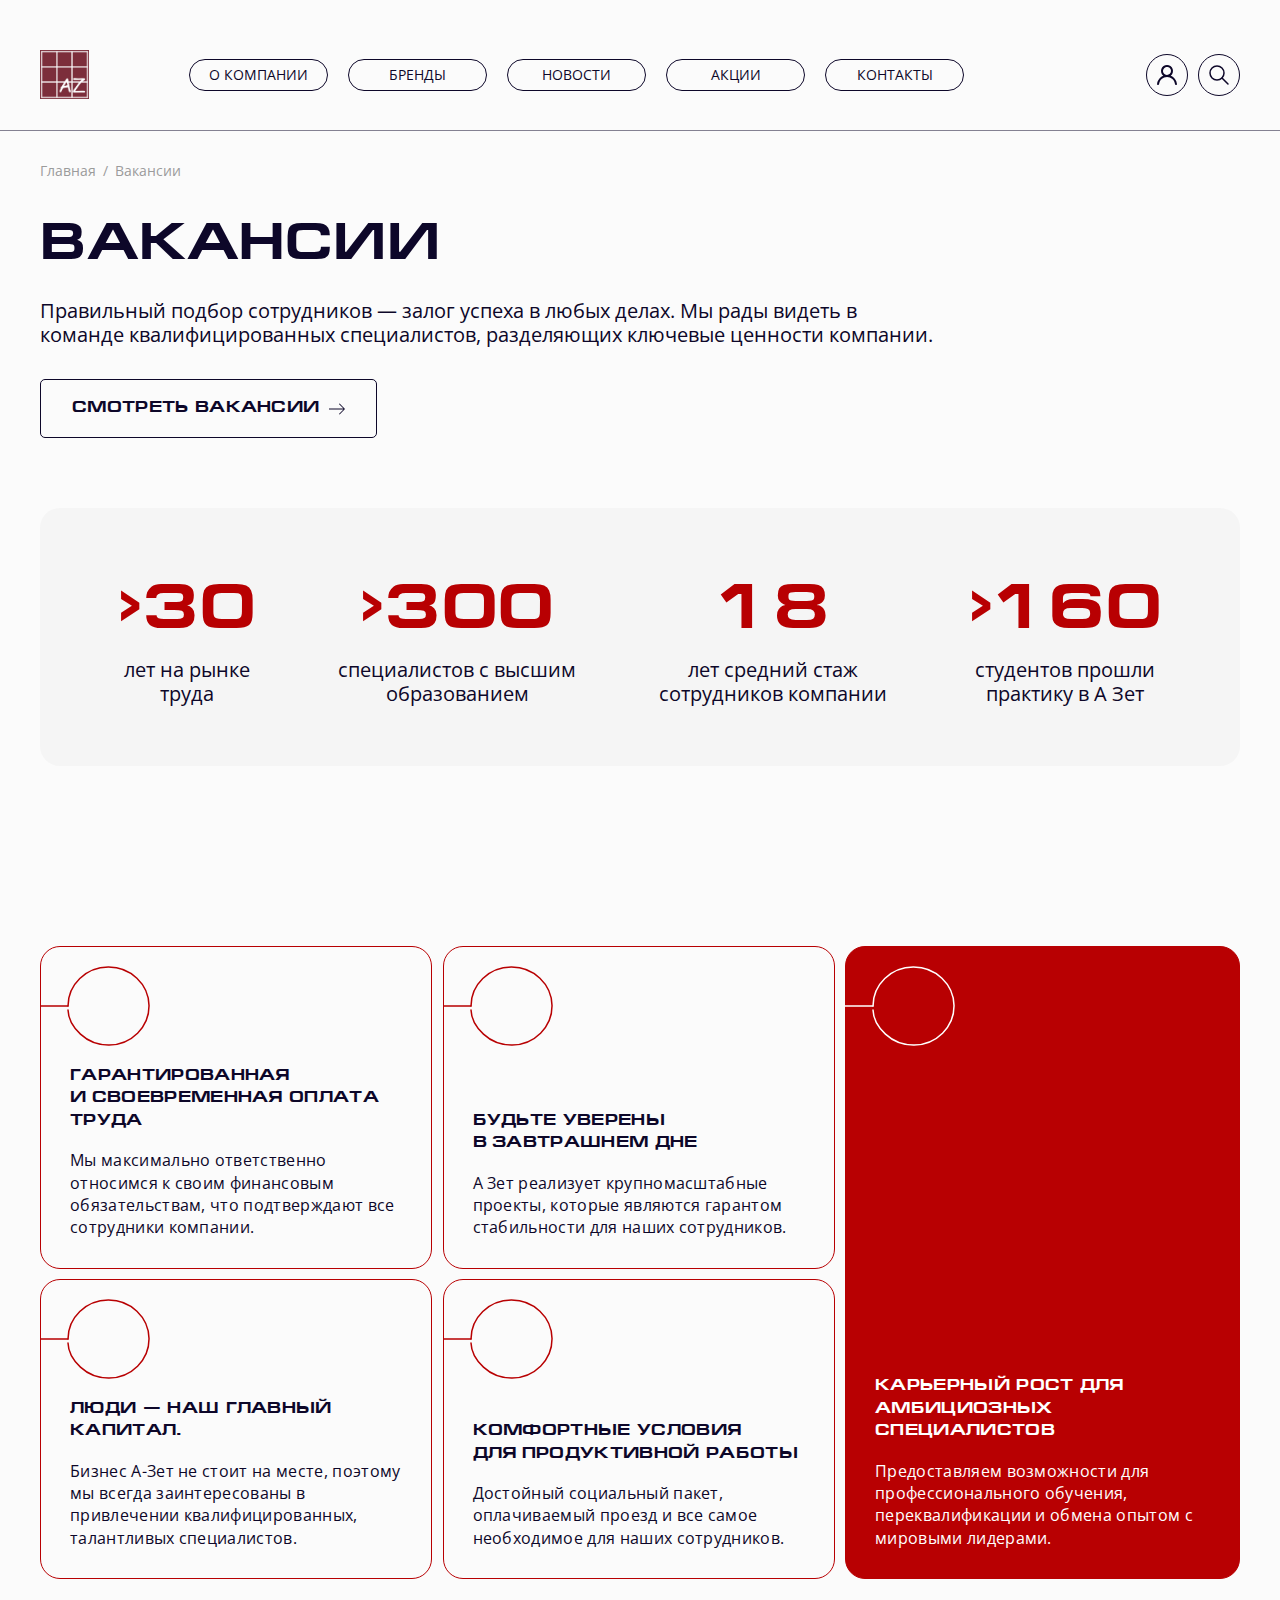
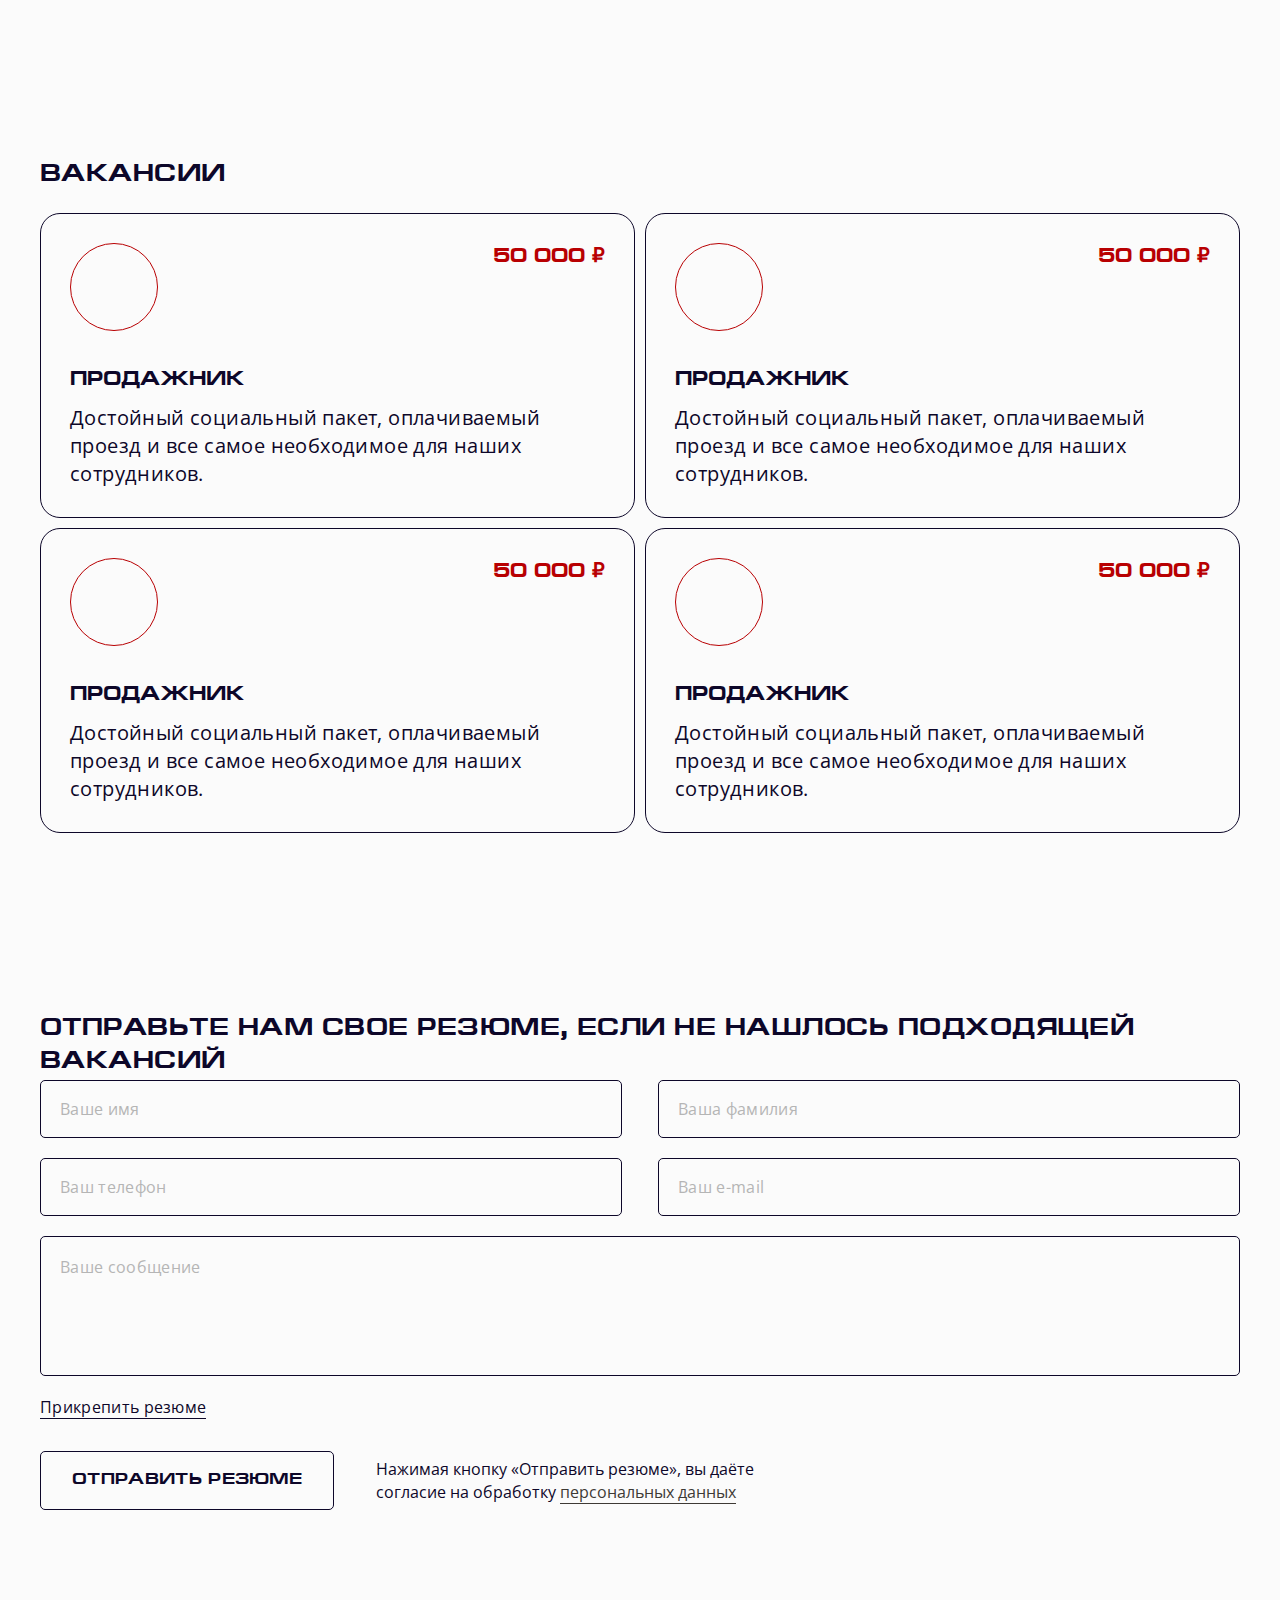
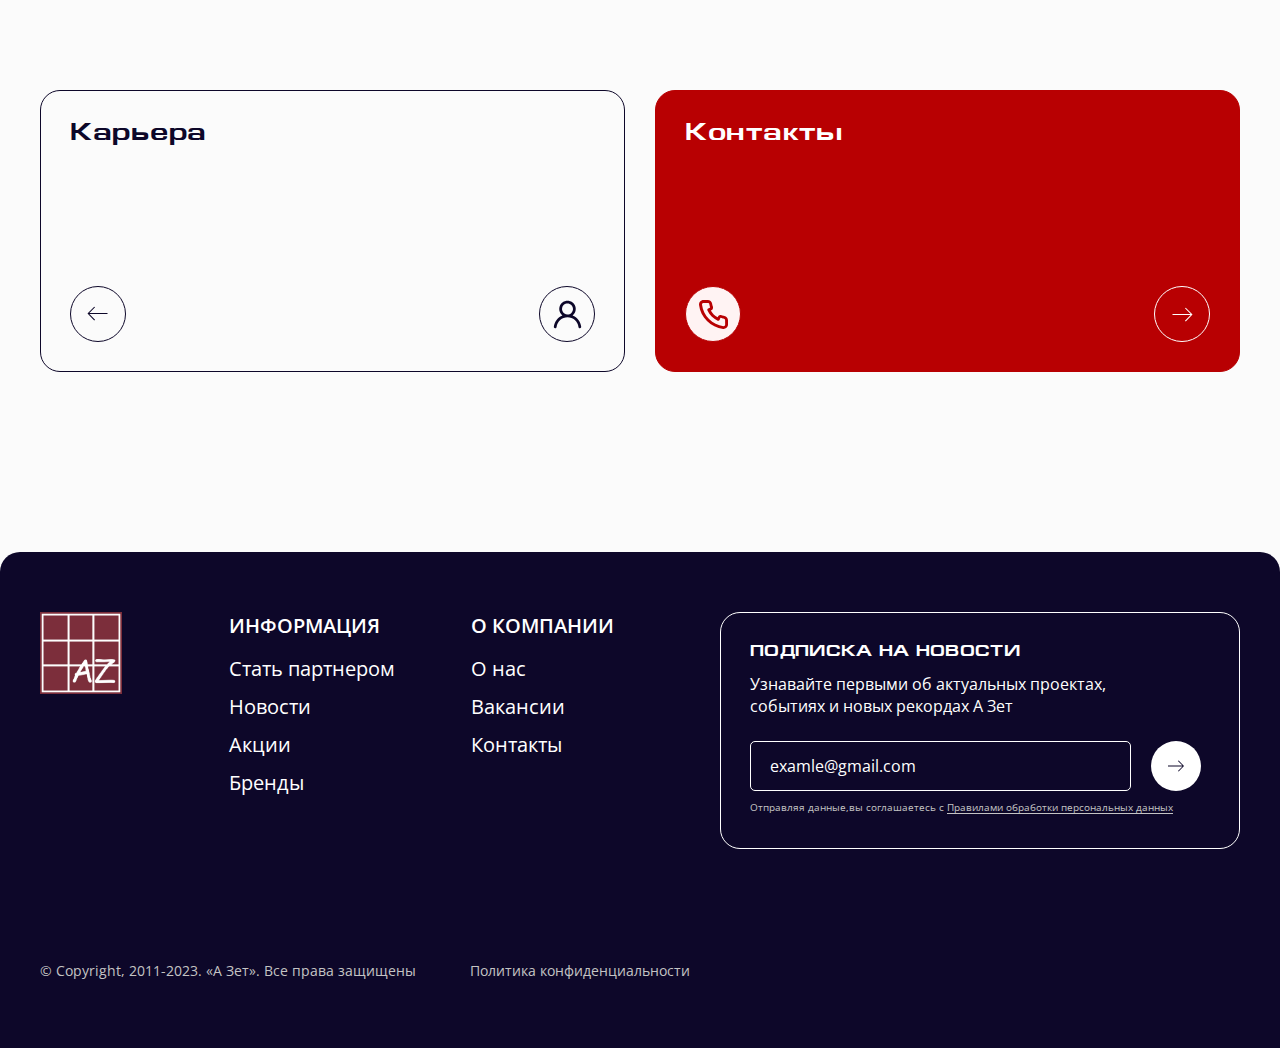
<file: vacancy.html>
<!DOCTYPE html>
<html lang="ru">
	<head>
		<meta http-equiv="Content-Type" content="text/html; charset=utf-8">
		<!-- Переключение IE в последнию версию, на случай если в настройках пользователя стоит меньшая -->
		<meta http-equiv="X-UA-Compatible" content="IE=edge">

		<!-- Адаптирование страницы для мобильных устройств -->
		<meta name="viewport" content="width=device-width, initial-scale=1, maximum-scale=1">

		<!-- Запрет распознования номера телефона -->
		<meta name="format-detection" content="telephone=no">
		<meta name="SKYPE_TOOLBAR" content ="SKYPE_TOOLBAR_PARSER_COMPATIBLE">

		<!-- Заголовок страницы -->
		<title>Заголовок страницы</title>

		<!-- Данное значение часто используют(использовали) поисковые системы -->
		<meta name="description" content="">
		<meta name="keywords" content="">

		<!-- Традиционная иконка сайта, размер 16x16, прозрачность поддерживается. Рекомендуемый формат: .ico или .png -->
		<link rel="shortcut icon" href="favicon.ico">

		<link rel="preconnect" href="https://fonts.googleapis.com">
		<link rel="preconnect" href="https://fonts.gstatic.com" crossorigin>
		<link href="https://fonts.googleapis.com/css2?family=Open+Sans:ital,wght@0,300;0,400;0,500;0,600;0,700;1,300;1,400;1,500;1,600;1,700&display=swap" rel="stylesheet">

		<!-- Подключение файлов стилей -->
		<link rel="stylesheet" href="css/swiper-bundle.min.css">
		<link rel="stylesheet" href="css/fancybox.css">
		<link rel="stylesheet" href="css/styles.css">

		<link rel="stylesheet" href="css/response_1199.css" media="(max-width: 1199px)">
		<link rel="stylesheet" href="css/response_1024.css" media="(max-width: 1024px)">
		<link rel="stylesheet" href="css/response_767.css" media="(max-width: 767px)">
		<link rel="stylesheet" href="css/response_479.css" media="(max-width: 479px)">
	</head>
	<body>
		<div class="wrap">
			<div class="main">
				<!-- Шапка -->
				<header class="header">
					<div class="cont _flex">
						<div class="header__logo">
							<a href="/">
								<img src="images/logo.png" alt="">
							</a>
						</div>

						<div class="header__block">
							<div class="header__bg">
								<div class="header__logo">
									<a href="/">
										<img src="images/logo.png" alt="">
									</a>
								</div>

								<button type="button" class="mob-menu-close">
									<svg>
										<use xlink:href="images/sprite.svg#ic_close"></use>
									</svg>
								</button>

								<nav class="header__menu _flex">
									<div class="header__menu-item">
										<a href="/" class="header__menu-btn">О компании</a>
									</div>
									<div class="header__menu-item">
										<a href="/" class="header__menu-btn">Бренды</a>
									</div>
									<div class="header__menu-item">
										<a href="/" class="header__menu-btn">Новости</a>
									</div>
									<div class="header__menu-item">
										<a href="/" class="header__menu-btn">Акции</a>
									</div>
									<div class="header__menu-item">
										<a href="/" class="header__menu-btn">Контакты</a>
									</div>
								</nav>

								<div class="heade__contacts">
									<div class="heade__contacts-item">
										<div class="heade__contacts-title">Телефон офиса в г. Москве:</div>

										<div class="heade__contacts-phone">
											<a href="tel:+74959265050">+7 (495) 926-50-50</a>
										</div>
									</div>

									<div class="heade__contacts-item">
										<div class="heade__contacts-title">Телефон офиса в г. Домодедово:</div>

										<div class="heade__contacts-phone">
											<a href="tel:+74959265058">+7 (495) 926-50-58</a>
										</div>
									</div>
								</div>
							</div>
						</div>

						<div class="header__btns _flex">
							<button type="button" class="header__btn mob-menu-btn">
								<svg>
									<use xlink:href="images/sprite.svg#burger"></use>
								</svg>
							</button>

							<button type="button" data-content="#modal-reg" class="header__btn modal-btn">
								<svg>
									<use xlink:href="images/sprite.svg#ic_user"></use>
								</svg>
							</button>

							<a href="/" class="header__btn">
								<svg>
									<use xlink:href="images/sprite.svg#ic_lupa"></use>
								</svg>
							</a>
						</div>
					</div>
				</header>
				<!-- End Шапка -->


				<section class="page-heade">
					<div class="cont">
						<div class="breadcrumbs">
							<a href="/">Главная</a> <span class="breadcrumbs__sep">/</span> Вакансии
						</div>

						<h1 class="page-title">Вакансии</h1>

						<div class="page-subtitle">Правильный подбор сотрудников — залог успеха в любых делах. Мы рады видеть в <br>команде квалифицированных специалистов, разделяющих ключевые ценности компании.</div>

						<div class="page-heade__btn">
							<a href="/" class="btn-bord">
								<span>
									<b>смотреть вакансии</b>

									<svg>
										<use xlink:href="images/sprite.svg#arrow1"></use>
									</svg>
								</span>
							</a>
						</div>
					</div>
				</section>


				<section class="advantages advantages_marg">
					<div class="cont">
						<div class="advantages__bg">
							<div class="advantages__items _flex">
								<div class="advantages__item">
									<div class="advantages__number">&gt;30</div>

									<div class="advantages__desc">лет на рынке <br>труда</div>
								</div>
								<div class="advantages__item">
									<div class="advantages__number">&gt;300</div>

									<div class="advantages__desc">специалистов с высшим <br>образованием</div>
								</div>
								<div class="advantages__item">
									<div class="advantages__number">18</div>

									<div class="advantages__desc">лет средний стаж <br>сотрудников компании</div>
								</div>
								<div class="advantages__item">
									<div class="advantages__number">&gt;160</div>

									<div class="advantages__desc">студентов прошли <br>практику в А Зет</div>
								</div>
							</div>
						</div>
					</div>
				</section>


				<section class="info-vacancy _marg">
					<div class="cont">
						<div class="info-vacancy__flex _flex">
							<div class="info-vacancy__coll">
								<div class="info-vacancy__items _flex">
									<div class="info-vacancy__item">
										<div class="info-vacancy__icon">
											<img data-src="images/ic_info_vacancy1.svg" src="images/img_plug.png" alt="" class="lazyload">
										</div>

										<div class="info-vacancy__bot">
											<div class="info-vacancy__name">Гарантированная и&nbsp;своевременная оплата труда</div>

											<div class="info-vacancy__desc">Мы максимально ответственно относимся к своим финансовым обязательствам, что подтверждают все сотрудники компании.</div>
										</div>
									</div>
									<div class="info-vacancy__item">
										<div class="info-vacancy__icon">
											<img data-src="images/ic_info_vacancy2.svg" src="images/img_plug.png" alt="" class="lazyload">
										</div>


										<div class="info-vacancy__bot">
											<div class="info-vacancy__name">Будьте уверены в&nbsp;завтрашнем дне</div>

											<div class="info-vacancy__desc">А Зет реализует крупномасштабные проекты, которые являются гарантом стабильности для наших сотрудников.</div>
										</div>
									</div>
									<div class="info-vacancy__item">
										<div class="info-vacancy__icon">
											<img data-src="images/ic_info_vacancy3.svg" src="images/img_plug.png" alt="" class="lazyload">
										</div>

										<div class="info-vacancy__bot">
											<div class="info-vacancy__name">Люди — наш главный капитал.</div>

											<div class="info-vacancy__desc">Бизнес А-Зет не стоит на месте, поэтому мы&nbsp;всегда заинтересованы в привлечении квалифицированных, талантливых специалистов.</div>
										</div>
									</div>
									<div class="info-vacancy__item">
										<div class="info-vacancy__icon">
											<img data-src="images/ic_info_vacancy4.svg" src="images/img_plug.png" alt="" class="lazyload">
										</div>

										<div class="info-vacancy__bot">
											<div class="info-vacancy__name">Комфортные условия для&nbsp;продуктивной работы</div>

											<div class="info-vacancy__desc">Достойный социальный пакет, оплачиваемый проезд и все самое необходимое для наших сотрудников.</div>
										</div>
									</div>
								</div>
							</div>

							<div class="info-vacancy__colr">
								<div class="info-vacancy__item _red">
									<div class="info-vacancy__icon">
										<img data-src="images/ic_info_vacancy5.svg" src="images/img_plug.png" alt="" class="lazyload">
									</div>

									<div class="info-vacancy__bot">
										<div class="info-vacancy__name">Карьерный рост для амбициозных специалистов</div>

										<div class="info-vacancy__desc">Предоставляем возможности для профессионального обучения, переквалификации и обмена опытом с мировыми лидерами.</div>
									</div>
								</div>
							</div>
						</div>
					</div>
				</section>


				<section class="vacancy _marg">
					<div class="cont">
						<div class="main-title">ВАКАНСИИ</div>

						<div class="vacancy__items _flex">
							<div class="vacancy__item">
								<div class="vacancy__top _flex">
									<div class="vacancy__icon">
										<img data-src="images/ic_vacancy1.png" src="images/img_plug.png" alt="" class="lazyload">
									</div>

									<div class="vacancy__sum">50 000 ₽</div>
								</div>

								<div class="vacancy__bot">
									<div class="vacancy__name">Продажник</div>

									<div class="vacancy__desc">Достойный социальный пакет, оплачиваемый проезд и все самое необходимое для наших сотрудников.</div>
								</div>
							</div>
							<div class="vacancy__item">
								<div class="vacancy__top _flex">
									<div class="vacancy__icon">
										<img data-src="images/ic_vacancy1.png" src="images/img_plug.png" alt="" class="lazyload">
									</div>

									<div class="vacancy__sum">50 000 ₽</div>
								</div>

								<div class="vacancy__bot">
									<div class="vacancy__name">Продажник</div>

									<div class="vacancy__desc">Достойный социальный пакет, оплачиваемый проезд и все самое необходимое для наших сотрудников.</div>
								</div>
							</div>
							<div class="vacancy__item">
								<div class="vacancy__top _flex">
									<div class="vacancy__icon">
										<img data-src="images/ic_vacancy1.png" src="images/img_plug.png" alt="" class="lazyload">
									</div>

									<div class="vacancy__sum">50 000 ₽</div>
								</div>

								<div class="vacancy__bot">
									<div class="vacancy__name">Продажник</div>

									<div class="vacancy__desc">Достойный социальный пакет, оплачиваемый проезд и все самое необходимое для наших сотрудников.</div>
								</div>
							</div>
							<div class="vacancy__item">
								<div class="vacancy__top _flex">
									<div class="vacancy__icon">
										<img data-src="images/ic_vacancy1.png" src="images/img_plug.png" alt="" class="lazyload">
									</div>

									<div class="vacancy__sum">50 000 ₽</div>
								</div>

								<div class="vacancy__bot">
									<div class="vacancy__name">Продажник</div>

									<div class="vacancy__desc">Достойный социальный пакет, оплачиваемый проезд и все самое необходимое для наших сотрудников.</div>
								</div>
							</div>
						</div>
					</div>
				</section>


				<section class="section-form _marg">
					<div class="cont">
						<div class="main-title">Отправьте нам свое резюме, если не нашлось подходящей вакансий</div>

						<form action="" class="form">
							<div class="form__flex _flex">
								<div class="form__line">
									<div class="form__filed">
										<input type="text" value="" placeholder="Ваше имя" name="" class="form__input _big">
									</div>
								</div>

								<div class="form__line">
									<div class="form__filed">
										<input type="text" value="" placeholder="Ваша фамилия" name="" class="form__input _big">
									</div>
								</div>

								<div class="form__line">
									<div class="form__filed">
										<input type="tel" value="" placeholder="Ваш телефон" name="" data-mask="+7 (999) 999-99-99" class="form__input _big">
									</div>
								</div>

								<div class="form__line">
									<div class="form__filed">
										<input type="email" value="" placeholder="Ваш e-mail" name="" class="form__input _big">
									</div>
								</div>
							</div>

							<div class="form__line">
								<div class="form__filed">
									<textarea placeholder="Ваше сообщение" class="form__textarea"></textarea>
								</div>
							</div>

							<div class="file-selection">
								<input type="file" value="" id="input-file">
								
								<label for="input-file" class="file-selection__path" data-name="Прикрепить резюме">Прикрепить резюме</label>
							</div>

							<div class="form__bottom _flex">
								<div class="form__submit">
									<button type="submit" class="form__submit-btn btn-bord _small">
										<b>Отправить резюме</b>
									</button>
								</div>

								<div class="form__agree _left">
									Нажимая кнопку «Отправить резюме», вы даёте <br>согласие на обработку <a href="/" target="_blank">персональных данных</a>
								</div>
							</div>
						</form>
					</div>
				</section>


				<section class="page-links _marg">
					<div class="cont">
						<div class="page-links__flex _flex">
							<a href="/" class="page-links__link page-links__link-prev">
								<span class="page-links__link-global">Карьера</span>

								<span class="page-links__link-arrow">
									<svg>
										<use xlink:href="images/sprite.svg#arrow1"></use>
									</svg>
								</span>

								<span class="page-links__link-icon">
									<svg>
										<use xlink:href="images/sprite.svg#ic_user"></use>
									</svg>
								</span>
							</a>

							<a href="/" class="page-links__link page-links__link-next">
								<span class="page-links__link-global">Контакты</span>

								<span class="page-links__link-arrow">
									<svg>
										<use xlink:href="images/sprite.svg#arrow1"></use>
									</svg>
								</span>

								<span class="page-links__link-icon">
									<svg>
										<use xlink:href="images/sprite.svg#ic_phone"></use>
									</svg>
								</span>
							</a>
						</div>
					</div>
				</section>
			</div>


			<footer class="footer _marg">
				<div class="cont ">
					<div class="footer__top _flex">
						<div class="footer__logo">
							<img src="images/logo.png" alt="">
						</div>

						<div class="footer__items _flex">
							<div class="footer__items-item">
								<div class="footer__title">
									<a href="/">Информация</a>
								</div>

								<div class="footer__menu">
									<div class="footer__menu-item">
										<a href="/" class="footer__menu-link">Стать партнером</a>
									</div>
									<div class="footer__menu-item">
										<a href="/" class="footer__menu-link">Новости</a>
									</div>
									<div class="footer__menu-item">
										<a href="/" class="footer__menu-link">Акции</a>
									</div>
									<div class="footer__menu-item">
										<a href="/" class="footer__menu-link">Бренды</a>
									</div>
								</div>
							</div>

							<div class="footer__items-item">
								<div class="footer__title">
									<a href="/">О компании</a>
								</div>

								<div class="footer__menu">
									<div class="footer__menu-item">
										<a href="/" class="footer__menu-link">О нас</a>
									</div>
									<div class="footer__menu-item">
										<a href="/" class="footer__menu-link">Вакансии</a>
									</div>
									<div class="footer__menu-item">
										<a href="/" class="footer__menu-link">Контакты</a>
									</div>
								</div>
							</div>
						</div>

						<form action="" class="form-subscribe">
							<div class="form-subscribe__title">ПОДПИСКА НА НОВОСТИ</div>

							<div class="form-subscribe__subtitle">Узнавайте первыми об актуальных проектах, <br>событиях и новых рекордах А Зет</div>

							<div class="form-subscribe__flex _flex">
								<input type="email" value="" placeholder="examle@gmail.com" class="form-subscribe__input">

								<button type="submit" class="form-subscribe__submit">
									<svg>
										<use xlink:href="images/sprite.svg#arrow1"></use>
									</svg>
								</button>
							</div>

							<div class="form-subscribe__agree">Отправляя данные,вы соглашаетесь с&nbsp;<a href="/" target="_blank">Правилами обработки персональных данных</a></div>
						</form>
					</div>

					<div class="footer__bot _flex">
						<div class="footer__copy">&copy; Copyright, 2011-2023. «А Зет». Все права защищены</div>

						<div class="footer__policy">
							<a href="/">Политика конфиденциальности</a>
						</div>

						<div class="footer__creator">
							<a href="/" rel="nofollow" target="_blank">
								<img data-src="images/creator.svg" src="images/img_plug.png" alt="" class="lazyload">
							</a>
						</div>
					</div>
				</div>
			</footer>
		</div>


		<div class="supports-error">
			Ваш браузер устарел рекомендуем обновить его до последней версии<br> или использовать другой более современный.
		</div>


		<section class="modal" id="modal-reg">
			<div class="modal-title">Регистрация</div>

			<form action="" class="form modal__form">
				<div class="form__line">
					<div class="form__label">E-mail <span>*</span></div>

					<div class="form__filed">
						<input type="email" value="" name="" class="form__input">
					</div>
				</div>

				<div class="checkboxes">
					<div class="checkbox">
						<label class="checkbox__label">
							<input type="checkbox" name="">
	
							<span class="checkbox__text">
								<span>Подтверждаю свое согласие на получение информации о новинках и выгодных предложениях</span>
							</span>
						</label>
					</div>
	
					<div class="checkbox">
						<label class="checkbox__label">
							<input type="checkbox" name="">
	
							<span class="checkbox__text">
								<span>Подтверждаю свое согласие на обработку и&nbsp;хранение моих <a href="/" target="_blank">персональных данных</a> в соответствии с пользовательским соглашением</span>
							</span>
						</label>
					</div>
				</div>

				<div class="form__submit">
					<button type="submit" class="form__submit-btn btn-black">Зарегистрироваться</button>
				</div>

				<div class="modal__info">
					<button type="button" data-content="#modal-login" class="modal-btn">Войти</button> в уже существующий аккаунт
				</div>
			</form>
		</section>


		<section class="modal" id="modal-login">
			<div class="modal-title">Авторизация/Регистрация</div>

			<form action="" class="form modal__form">
				<div class="form__line">
					<div class="form__label">E-mail</div>

					<div class="form__filed">
						<input type="email" value="" name="" class="form__input">
					</div>
				</div>

				<div class="form__line">
					<div class="form__label">Пароль</div>

					<div class="form__filed">
						<input type="password" value="" name="" class="form__input">

						<button type="button" class="form__eye">
							<svg>
								<use xlink:href="images/sprite.svg#ic_eye"></use>
							</svg>
						</button>
					</div>
				</div>

				<div class="modal__line _flex">
					<div class="checkbox-dot">
						<label class="checkbox-dot__label">
							<input type="checkbox" name="">
	
							<span class="checkbox-dot__text">
								<span>Запомнить меня</span>
							</span>
						</label>
					</div>
	
					<div class="forgot-password">
						<button type="button" data-content="#modal-forgot" class="modal-btn">Забыли пароль?</button>
					</div>
				</div>

				<div class="form__submit">
					<button type="submit" class="form__submit-btn btn-black">Войти</button>
				</div>

				<div class="modal__info">
					Нет аккаунта? <button type="button" data-content="#modal-reg" class="modal-btn">Зарегистрироваться</button>
				</div>
			</form>
		</section>


		<section class="modal" id="modal-forgot">
			<div class="modal-title">Восстановление данных</div>

			<div class="modal-subtitle">Введите ваш адрес электронной почты, и мы отправим на него ссылку для смены пароля</div>

			<form action="" class="form modal__form forgot-send">
				<div class="form__line">
					<div class="form__label">E-mail</div>

					<div class="form__filed">
						<input type="email" value="" name="" class="form__input">
					</div>
				</div>

				<div class="form__submit">
					<button type="submit" class="form__submit-btn btn-black">Отправить</button>
				</div>
			</form>
		</section>


		<section class="modal" id="modal-recovery">
			<div class="modal-title">Восстановление данных</div>

			<form action="" class="form modal__form">
				<div class="form__line">
					<div class="form__label">Код из письма</div>

					<div class="form__filed">
						<input type="text" value="" name="" class="form__input">
					</div>
				</div>

				<div class="form__line">
					<div class="form__label">Пароль</div>

					<div class="form__filed">
						<input type="password" value="" name="" class="form__input">
					</div>
				</div>

				<div class="form__line">
					<div class="form__label">Повторите пароль</div>

					<div class="form__filed">
						<input type="password" value="" name="" class="form__input">
					</div>
				</div>

				<div class="form__submit">
					<button type="submit" class="form__submit-btn btn-black">Отправить</button>
				</div>
			</form>
		</section>

		
		<section class="modal modal-request" id="modal-request">
			<div class="modal-request__wrap">
				<div class="modal-request__box">
					<div class="modal-request__icon">
						<img data-src="images/ic_check.svg" src="images/img_plug.png" alt="" class="lazyload">
					</div>

					<div class="modal-request__title">Ваша заявка успешно оформлена!</div>

					<div class="modal-request__desc">В ближайшее время с вами <br>свяжется наш менеджер</div>
				</div>
			</div>
		</section>


		<!-- Подключение javascript файлов -->
		<div class="js-load"></div>
		<script src="js/jquery-3.5.0.min.js"></script>

		<script src="js/swiper-bundle.min.js"></script>
		<script src="js/fancybox.js"></script>
		<script src="js/nice-select.js"></script>
		<script src="js/inputmask.min.js"></script>

		<script src="js/functions.js"></script>
		<script src="js/scripts.js"></script>
	</body>
</html>
</file>
<file: stubMwi_css/stubMwi.css>
@font-face
{
    font-family: 'Geometria';
    font-weight: normal;
    font-style: normal;

    font-display: swap;
    src: url('../stubMwi_fonts/Geometria.woff') format('woff'),
    url('../stubMwi_fonts/Geometria.ttf') format('truetype');
}

@font-face
{
    font-family: 'Geometria';
    font-weight: 500;
    font-style: normal;

    font-display: swap;
    src: url('../stubMwi_fonts/Geometria-Medium.woff') format('woff'),
    url('../stubMwi_fonts/Geometria-Medium.ttf') format('truetype');
}

@font-face
{
    font-family: 'Geometria';
    font-weight: 700;
    font-style: normal;

    font-display: swap;
    src: url('../stubMwi_fonts/Geometria-Bold.woff') format('woff'),
    url('../stubMwi_fonts/Geometria-Bold.ttf') format('truetype');
}


*
{
    box-sizing: border-box;
    margin: 0;
    padding: 0;
}

*:before,
*:after
{
    box-sizing: border-box;
}

img
{
    border: none;
}

textarea
{
    overflow: auto;
}

input,
textarea,
input:active,
textarea:active
{
    -webkit-border-radius: 0;
            border-radius: 0;
         outline: none transparent !important;
    box-shadow: none;

    -webkit-appearance: none;
            appearance: none;
    -moz-outline: none !important;
}

input[type=submit],
button[type=submit],
input[type=reset],
button[type=reset]
{
    -webkit-border-radius: 0;

    -webkit-appearance: none;
}

:focus
{
    outline: none;
}

:hover,
:active
{
    -webkit-tap-highlight-color: rgba(0,0,0,0);
    -webkit-touch-callout: none;
}


::-ms-clear
{
    display: none;
}



/*---------------
    Main styles
---------------*/
html
{
    background: #e5e5e5;

    -webkit-font-smoothing: antialiased;
    -moz-osx-font-smoothing: grayscale;
        -ms-text-size-adjust: 100%;
    -webkit-text-size-adjust: 100%;
}


body
{
    color: #000;
    font: 18px/23px 'Geometria';

    -webkit-tap-highlight-color: transparent;
    -webkit-touch-callout: none;
    -webkit-overflow-scrolling: touch;
    text-rendering: optimizeLegibility;
    text-decoration-skip: objects;
}

.cont_stub
{
    width: 100%;
    max-width: 1090px;
    margin: 0 auto;
    padding: 0 15px;
}


.heade_stub
{
    position: relative;

    padding: 32px 0;

    background: url(../stubMwi_img/bg_headStub.jpg) 50%/cover no-repeat;
}

.heade_stub:before
{
    position: absolute;
    top: 0;
    left: 0;

    width: 100%;
    height: 100%;

    content: '';

    background: rgba(28, 27, 27, .96);
}

.heade_stub .cont_stub
{
    position: relative;

    display: flex;

    justify-content: flex-start;
    align-items: center;
    align-content: center;
    flex-wrap: nowrap;
}

.heade_stub .logo
{
    flex-shrink: 0;
}

.heade_stub .logo a,
.heade_stub .logo img
{
    display: block;

    max-width: 100%;
}

.heade_stub .sep
{
    width: 3px;
    height: 58px;
    margin: 0 55px;

    border-radius: 50px;
    background: #00b536;

    flex-shrink: 0;
}

.heade_stub .name_stub
{
    color: #fff;
    font-size: 22px;
    font-weight: 500;
    line-height: normal;
}


.section_stub
{
    padding: 35px 0;
}

.section_stub .title
{
    font-size: 22px;
    font-weight: 700;
    line-height: 28px;
}

.section_stub .info
{
    margin-bottom: 35px;
}

.section_stub .info .line
{
    display: flex;

    justify-content: flex-start;
    align-items: flex-start;
    align-content: flex-start;
    flex-wrap: nowrap;
}

.section_stub .info .line + .line
{
    margin-top: 7px;
}

.section_stub .info .desc
{
    color: rgba(0,0,0,.6);

    width: 210px;
}

.section_stub .info .val
{
    width: calc(100% - 230px);
    margin-left: 20px;
}

.pages
{
    margin-top: 40px;
}

.pages .page
{
    color: #000;
    font-weight: 500;

    position: relative;

    display: block;
    display: flex;

    min-height: 72px;
    padding: 10px 80px 10px 108px;

    transition: .4s linear;
    text-decoration: none;

    background: #fff;
    box-shadow: 0 0 5px rgba(0, 0, 0, .25);

    justify-content: flex-start;
    align-items: center;
    align-content: center;
    flex-wrap: wrap;
}

.pages .page:hover
{
    color: #00b536;
}

.pages .page + .page
{
    margin-top: 15px;
}

.pages .page:before
{
    position: absolute;
    top: 50%;
    left: 34px;

    width: 30px;
    height: 16px;
    margin-top: -8px;

    content: '';
    transition: .4s linear;

    background: url(../stubMwi_img/arrow_stub.svg) 0 0 no-repeat;
}

.pages .page:hover:before
{
    left: 60px;
}

.pages .page .copy
{
    position: absolute;
    top: 50%;
    right: 43px;

    display: block;

    width: 20px;
    height: 20px;
    margin-top: -10px;

    cursor: pointer;
    transition: .2s linear;

    opacity: .3;
    border: none;
    background: url(../stubMwi_img/copy_stub.svg) 0 0 no-repeat;
}

.pages .page .copy:hover
{
    opacity: 1;
}

.pages .page .tooltip_text
{
    color: #000;
    font-size: 14px;
    line-height: 18px;

    position: absolute;
    z-index: 99;
    right: 0;
    bottom: calc(100% + 12px);

    display: block;
    visibility: hidden;

    width: 200px;
    padding: 15px 20px;

    transition: .2s linear;
    text-align: center;
    pointer-events: none;

    opacity: 0;
    background: #fff;
    box-shadow: 0 0 5px rgba(0,0,0,.25);
}

.pages .page .tooltip_text:before
{
    position: absolute;
    z-index: 1;
    right: 48px;
    bottom: -7px;

    display: block;

    width: 14px;
    height: 14px;

    content: '';
    transform: rotate(45deg);

    background: #fff;
    box-shadow: 0 0 5px rgba(0,0,0,.25);
}

.pages .page .tooltip_text:after
{
    position: absolute;
    z-index: 2;
    bottom: 0;
    left: 0;

    display: block;

    width: 100%;
    height: 15px;

    content: '';

    background: #fff;
}

.pages .page.show .tooltip_text
{
    visibility: visible;

    opacity: 1;
}


@media (max-width: 767px)
{
    body
    {
        font-size: 16px;
        line-height: 20px;
    }


    .heade_stub
    {
        padding: 15px 0;
    }

    .heade_stub .logo
    {
        width: 100px;
    }

    .heade_stub .sep
    {
        margin: 0 20px;
    }

    .heade_stub .name_stub
    {
        font-size: 18px;
    }


    .section_stub .info .desc
    {
        width: 190px;
    }

    .section_stub .info .val
    {
        width: calc(100% - 210px);
        margin-left: 20px;
    }


    .pages .page
    {
        padding-right: 50px;
        padding-left: 70px;
    }

    .pages .page:before
    {
        left: 15px;
    }

    .pages .page:hover:before
    {
        left: 30px;
    }

    .pages .page .copy
    {
        right: 15px;
    }

    .pages .page .tooltip_text:before
    {
        right: 18px;
    }
}


@media (max-width: 479px)
{
    body
    {
        font-size: 14px;
        line-height: 18px;
    }


    .heade_stub
    {
        padding: 10px 0;
    }

    .heade_stub .cont_stub
    {
        flex-wrap: wrap;
    }

    .heade_stub .logo
    {
        margin: 0 auto;
    }

    .heade_stub .sep
    {
        display: none;
    }

    .heade_stub .name_stub
    {
        font-size: 16px;

        width: 100%;
        margin-top: 20px;

        text-align: center;
    }


    .section_stub .info .desc
    {
        width: auto;
    }

    .section_stub .info .val
    {
        width: auto;
    }


    .pages .page
    {
        min-height: 60px;
    }
}
</file>
<file: css/styles.css>
/* For old browsers */
@supports (not(--css: variables))
{
    .supports-error
    {
        display: flex !important;
    }
}

/* For IE */
@media screen and (-ms-high-contrast: active), (-ms-high-contrast: none)
{
    .supports-error
    {
        display: flex !important;
    }
}


/*------------------------
    Fonts
------------------------*/
@font-face
{
    font-family: "EuropeExt";
    font-weight: 400;
    font-style: normal;

    font-display: swap;
    src: url("../fonts/EuropeExt.woff") format("woff"),
    url("../fonts/EuropeExt.ttf") format("truetype");
}

@font-face
{
    font-family: "EuropeExt";
    font-weight: 700;
    font-style: normal;

    font-display: swap;
    src: url("../fonts/EuropeExtBold.woff") format("woff"),
    url("../fonts/EuropeExtBold.ttf") format("truetype");
}




/*------------------
    Reset styles
------------------*/
*
{
    box-sizing: border-box;
    margin: 0;
    padding: 0;
}

*:before,
*:after
{
    box-sizing: border-box;
}

html
{
    -webkit-font-smoothing: antialiased;
    -moz-osx-font-smoothing: grayscale;
    -webkit-text-size-adjust: 100%;
        -ms-text-size-adjust: 100%;
}

body
{
    margin: 0;

    -webkit-overflow-scrolling: touch;
    overscroll-behavior-y: contain;
    -webkit-tap-highlight-color: transparent;
    text-decoration-skip: objects;
    text-rendering: optimizeLegibility;
}

img
{
    border-style: none;
}

textarea
{
    overflow: auto;
}

input,
textarea,
input:active,
textarea:active,
button
{
    margin: 0;

    -webkit-border-radius: 0;
            border-radius: 0;
         outline: none transparent !important;
    box-shadow: none;

    -webkit-appearance: none;
            appearance: none;
    -moz-outline: none !important;
}

input::-webkit-outer-spin-button,
input::-webkit-inner-spin-button
{
    margin: 0;

    -webkit-appearance: none;
}

input[type=number]
{
    -moz-appearance: textfield;
}

:focus
{
    outline: 0;
}

:hover,
:active
{
    -webkit-tap-highlight-color: rgba(0,0,0,0);
    -webkit-touch-callout: none;
}


::-ms-clear
{
    display: none;
}



/*-------------------
    Global styles
-------------------*/
:root
{
    --font_family: "Open Sans", sans-serif;
    --font_family2: "EuropeExt", sans-serif;
    --scroll_width: 17px;
}


.clear
{
    clear: both;
}

.left
{
    float: left;
}

.right
{
    float: right;
}


html
{
    height: 100%;
    min-height: -moz-available;
    min-height: -webkit-fill-available;
    min-height:         fill-available;
}


@media (min-width: 1025px)
{
    html.custom_scroll,
    html.custom_scroll *
    {
        scrollbar-color: #C1C1C1 #EDECEE;
        scrollbar-width: thin;
    }

    html.custom_scroll ::-webkit-scrollbar
    {
        width: 18px;
        height: 18px;

        border-radius: 9px;
        background-color: #EDECEE;
    }

    html.custom_scroll ::-webkit-scrollbar-track
    {
        border-radius: 9px;
        background-color: #EDECEE;
    }

    html.custom_scroll ::-webkit-scrollbar-thumb
    {
        border: none;
        border-radius: 9px;
        background-color: #CCCAD1;
        -webkit-box-shadow: none;
                box-shadow: none;
    }
}


body
{
    color: #0D0729;
    font: 16px/1.4 var(--font_family);

    height: 100%;
    min-height: -moz-available;
    min-height: -webkit-fill-available;
    min-height:         fill-available;

    background: #FBFBFB;
}


button
{
    color: inherit;
    font-family: inherit;
    font-size: inherit;
    font-weight: inherit;
    line-height: inherit;

    display: inline-block;

    cursor: pointer;
    vertical-align: top;

    border: none;
    background: none;
}


.wrap
{
    position: relative;

    display: flex;
    overflow: clip;
    flex-direction: column;

    min-height: 100%;
}

.main
{
    flex: 1 0 auto;
}


.cont
{
    position: relative;

    width: 100%;
    max-width: 1520px;
    margin: 0 auto;
    padding: 0 40px;
}


.lazyload,
.lazymap
{
    opacity: 0;

    transition: opacity .5s linear;
}

.lazyload.loaded,
.lazymap.loaded-map
{
    opacity: 1;
}


._flex
{
    display: flex;
    justify-content: flex-start;
    align-content: flex-start;
    align-items: flex-start;
    flex-wrap: wrap;
}


.supports-error
{
    position: fixed;
    z-index: 1000;
    top: 0;
    left: 0;

    font-family: "Arial", sans-serif;
    font-size: 20px;
    line-height: 30px;

    display: none;
    justify-content: center;
    align-content: center;
    align-items: center;
    flex-wrap: wrap;

    width: 100%;
    height: 100%;
    padding: 20px;

    text-align: center;

    background: #FFF;
}

.supports-error.show
{
    display: flex;
}


/*------------
    Header
------------*/
.header
{
    position: relative;
    z-index: 100;
    top: 0;
    left: 0;

    width: 100%;
    padding-top: 50px;
    padding-bottom: 31px;

    border-bottom: 1px solid rgba(13, 7, 41, .50);
}

.header .cont
{
    position: static;

    align-content: center;
    align-items: center;
}

.header__logo a,
.header__logo img
{
    display: block;
}

.header__logo img
{
    width: 49px;
}

.header__block
{
    margin-left: 100px;
}

.header__menu-item + .header__menu-item
{
    margin-left: 20px;
}

.header__menu-btn
{
    color: #0D0729;
    font-size: 14px;
    font-weight: 400;
    line-height: 30px;

    display: block;

    min-width: 139px;
    padding: 0 15px;

    text-align: center;
    text-decoration: none;
    text-transform: uppercase;

    border: 1px solid currentColor;
    border-radius: 30px;

    transition: color .2s linear;
}

@media (any-hover: hover)
{
    .header__menu-btn:hover
    {
        color: #B80002;
    }
}

.header__block .header__logo
{
    display: none;
}


.header__btns
{
    margin-left: auto;
}

.header__btn
{
    color: #0D0729;

    display: flex;
    justify-content: center;
    align-content: center;
    align-items: center;
    flex-wrap: wrap;

    width: 42px;
    height: 42px;
    margin-left: 10px;

    text-decoration: none;

    border: 1px solid currentColor;
    border-radius: 50%;

    transition: color .2s linear;
}

.header__btn svg
{
    display: block;

    width: 24px;
    height: 24px;

    fill: currentColor;
    stroke: currentColor;
}

@media (any-hover: hover)
{
    .header__btn:hover
    {
        color: #B80002;
    }
}

.heade__contacts
{
    display: none;

    margin-top: 40px;
    padding-top: 40px;

    border-top: 1px solid rgba(13, 7, 41, .20);
}

.heade__contacts-item + .heade__contacts-item
{
    margin-top: 30px;
}

.heade__contacts-title
{
    color: #AFAFAF;
    font-size: 16px;
}

.heade__contacts-phone
{
    color: #0D0729;
    font-family: var(--font_family2);
    font-size: 32px;
    font-weight: 700;
    line-height: 1.2;

    margin-top: 16px;

    letter-spacing: .64px;
    text-transform: uppercase;
}

.heade__contacts-phone a
{
    color: currentColor;

    text-decoration: none;
}


.mob-menu-btn
{
    display: none;
}

.mob-menu-close
{
    display: none;
}



/*------------
    BTNS
------------*/
.main-btn
{
    margin-top: 65px;
}

.main-btn._center
{
    text-align: center;
}

.wrap-btn
{
    margin-top: 60px;

    text-align: center;
}

.btn-bord
{
    color: #0D0729;
    font-family: var(--font_family2);
    font-size: 16px;
    font-weight: 400;
    line-height: 56px;

    display: inline-block;

    padding: 0 31px;

    text-align: center;
    vertical-align: top;
    text-decoration: none;
    letter-spacing: .32px;
    text-transform: uppercase;

    border: 1px solid currentColor;
    border-radius: 5px;

    transition: color .2s linear;
}

.btn-bord span
{
    position: relative;

    display: inline-block;

    padding-right: 26px;
}

.btn-bord svg
{
    position: absolute;
    top: 50%;
    right: 0;

    display: block;

    width: 16px;
    height: 12px;
    margin-top: -6px;

    fill: currentColor;
}

.btn-bord._white
{
    color: #FFF;
}

.btn-bord._red
{
    color: #B80002;
}

.btn-black
{
    color: #FFF;
    font-family: var(--font_family2);
    font-size: 16px;
    font-weight: 700;
    line-height: 55px;

    display: inline-block;

    padding: 0 32px;

    text-align: center;
    vertical-align: top;
    text-decoration: none;

    border-radius: 5px;
    background: #0D0729;

    transition: background .2s linear;
}

.btn-black_upper
{
    text-transform: uppercase;
}

@media (any-hover: hover)
{
    .btn-bord:hover
    {
        color: #B80002;
    }

    .btn-bord._white:hover
    {
        color: #B80002;
    }

    .btn-bord._red:hover
    {
        color: #0D0729;
    }

    .btn-black:hover
    {
        background: #B80002;
    }
}


/*------------
    breadcrumbs
------------*/
.breadcrumbs
{
    color: #9B9B9B;
    font-size: 14px;

    margin-bottom: 30px;
}

.breadcrumbs__sep
{
    margin: 0 3px;
}

.breadcrumbs a
{
    color: #9B9B9B;

    text-decoration: none;

    border-bottom: 1px solid transparent;

    transition: color .2s linear, border .2s linear;
}

@media (any-hover: hover)
{
    .breadcrumbs a:hover
    {
        color: #0D0729;

        border-bottom-color: #0D0729;
    }
}



/*----------------
    Typography
----------------*/
.text-block > :last-child
{
    margin-bottom: 0;
}

.text-block_bord
{
    padding-top: 20px;
    padding-bottom: 20px;

    border-top: 1px solid #9D9D9D;
    border-bottom: 1px solid #9D9D9D;
}

.text-block_marg
{
    margin-top: 30px;
}

.text-block._white
{
    color: #FFF;
}

.text-block h1,
.text-block .title
{
    color: #0D0729;
    font-family: var(--font_family2);
    font-size: 36px;
    font-weight: 400;
    line-height: 1.5;

    margin-bottom: 20px;

    letter-spacing: 1.8px;
    text-transform: uppercase;
}

.text-block h2
{
    color: #0D0729;
    font-size: 24px;
    font-weight: 600;
    line-height: 1.4;

    margin-bottom: 24px;
}

.text-block h3
{
    color: #0D0729;
    font-size: 20px;
    font-weight: 600;
    line-height: 1.4;

    margin-bottom: 21px;
}

.text-block p
{
    margin-bottom: 20px;
}

.text-block img
{
    display: block;

    max-width: 100%;
    margin-bottom: 20px;

    border-radius: 20px;
}

.text-block a
{
    color: currentColor;

    text-decoration: none;

    border-bottom: 1px solid;

    transition: border .2s linear;
}

@media (any-hover: hover)
{
    .text-block a:hover
    {
        border-bottom-color: transparent;
    }
}



/*------------------
    Form elements
------------------*/
::-webkit-input-placeholder
{
    color: #B5B5B5;

    opacity: 1;
}

::-moz-placeholder
{
    color: #B5B5B5;

    opacity: 1;
}

:-moz-placeholder
{
    color: #B5B5B5;

    opacity: 1;
}

:-ms-input-placeholder
{
    color: #B5B5B5;

    opacity: 1;
}

.form_lk
{
    max-width: 824px;
}

.form__sector + .form__sector
{
    margin-top: 10px;
    padding-top: 40px;

    border-top: 1px solid #9F9F9F;
}

.form__title
{
    color: #0D0729;
    font-family: var(--font_family2);
    font-size: 20px;

    margin-bottom: 16px;
}

.form__subtitle
{
    color: #000;
    font-size: 16px;
    line-height: 1.4;

    margin-bottom: 32px;

    letter-spacing: .32px;
}

.form__flex
{
    justify-content: space-between;
}

.form__flex .form__line
{
    width: calc(50% - 15px);
}

.section-form .form__flex .form__line
{
    width: calc(50% - 18px);
}

.form__label
{
    color: #0D0729;
    font-size: 12px;

    margin-bottom: 5px;

    opacity: .5;
}

.form_lk .form__label
{
    font-size: 14px;
}

.form__label span
{
    color: #B80002;
}

.form__line
{
    margin-bottom: 20px;
}

.form_lk .form__line
{
    margin-bottom: 30px;
}

.form__filed
{
    position: relative;
}

.form__eye
{
    position: absolute;
    top: 50%;
    right: 13px;

    color: #0D0729;

    display: block;

    width: 24px;
    height: 24px;
    margin-top: -12px;

    opacity: .5;

    transition: opacity .2s linear, color .2s linear;
}

.form__eye svg
{
    display: block;

    width: 100%;
    height: 100%;

    fill: currentColor;
    stroke: #FFF;
}

@media (any-hover: hover)
{
    .form__eye:hover
    {
        opacity: 1;
    }
}

.form__eye._active
{
    color: #B80002;

    opacity: 1;
}

.form .form__input
{
    color: #0D0729;
    font: 16px var(--font_family);

    display: block;

    width: 100%;
    height: 50px;
    padding: 0 19px;

    letter-spacing: .32px;

    border: 1px solid #0D0729;
    border-radius: 5px;
    background: transparent;

    transition: border .2s linear;
}

.form .form__input._big
{
    height: 58px;
}

.form__textarea
{
    color: #0D0729;
    font: 16px/1.4 var(--font_family);

    display: block;

    width: 100%;
    height: 140px;
    padding: 19px;

    resize: none;
    letter-spacing: .32px;

    border: 1px solid #0D0729;
    border-radius: 5px;
    background: transparent;

    transition: border .2s linear;
}

.form .error,
.form .error + .nice-select .current
{
    color: #B80002;

    border-color: #B80002;
}

.form .form__input:disabled,
.form .form__textarea:disabled
{
    cursor: default;
    pointer-events: none;
}

.form .error-text
{
    color: #B80002;
    font-size: 12px;

    margin-top: 4px;
}

.form__bot
{
    justify-content: space-between;

    margin-top: 2px;
}

.form__bottom
{
    align-content: center;
    align-items: center;
    flex-wrap: nowrap;

    margin-top: -20px;
}

.form__bottom .form__submit
{
    flex-shrink: 0;
}

.form__bottom .form__submit-btn
{
    padding: 0 31px;
}

.form__bottom .form__agree
{
    color: #0D0729;
    font-size: 16px;
    font-weight: 400;
    font-style: normal;
    line-height: 1.4;

    margin: 32px 0 0 42px;
}

.form__submit
{
    margin-top: 32px;
}

.form__submit-btn
{
    width: 100%;
    padding: 0;
}

.form__bot .form__submit
{
    width: calc(50% - 15px);
    margin-top: 0;
}

.form__bot .form__cancel
{
    width: calc(50% - 15px);
}

.form__cancel-btn
{
    font-size: 14px;
    line-height: 53px;

    width: 100%;
    padding: 0;
}

.form__agree
{
    color: #3E3A35;
    font-size: 10px;
    font-weight: 300;
    line-height: normal;
}

.form__agree a
{
    color: #3E3A35;

    text-decoration: none;

    border-bottom: 1px solid;

    transition: color .2s linear;
}

@media (any-hover: hover)
{
    .form__agree a:hover
    {
        color: #EC1312;
    }
}


.checkbox_marg
{
    margin-top: 20px;
}

.checkboxes .checkbox + .checkbox
{
    margin-top: 15px;
}

.checkbox input[type=checkbox]
{
    display: none;
}

.checkbox__label
{
    position: relative;

    display: inline-block;

    cursor: pointer;
    vertical-align: top;
}

.checkbox__text
{
    position: relative;

    color: rgba(13, 7, 41, .50);
    font-size: 14px;
    font-weight: 400;
    line-height: 1.2;

    display: flex;
    justify-content: flex-start;
    align-content: center;
    align-items: center;
    flex-wrap: wrap;

    min-height: 20px;
    padding-left: 35px;

    cursor: pointer;

    transition: .2s linear;
}

.checkbox__text a
{
    color: currentColor;

    text-decoration: none;

    border-bottom: 1px solid transparent;

    transition: color .2s linear, border .2s linear;
}

@media (any-hover: hover)
{
    .checkbox__text a:hover
    {
        color: #0D0729;

        border-bottom-color: currentColor;
    }
}

.checkbox__text::before
{
    content: "";

    position: absolute;
    top: 0;
    left: 0;

    width: 20px;
    height: 20px;

    cursor: pointer;

    border: 1px solid rgba(13, 7, 41, .50);
}

.checkbox__text::after
{
    content: "";

    position: absolute;
    top: 0;
    left: 0;

    width: 20px;
    height: 20px;

    cursor: pointer;

    opacity: 0;
    background: url(../images/ic_check.svg) 50%/14px auto no-repeat;

    transition: opacity .2s linear;
}

input[type=checkbox]:checked + .checkbox__text::after
{
    opacity: 1;
}


.checkbox-small input[type=checkbox]
{
    display: none;
}

.checkbox-small__label
{
    display: block;

    width: 24px;
    height: 24px;
}

.checkbox-small__text
{
    position: relative;

    display: block;

    width: 24px;
    height: 24px;
}

.checkbox-small__text::before
{
    content: "";

    position: absolute;
    top: 0;
    left: 0;

    width: 24px;
    height: 24px;

    cursor: pointer;

    border: 1px solid rgba(13, 7, 41, .50);
}

.checkbox-small__text::after
{
    content: "";

    position: absolute;
    top: 0;
    left: 0;

    width: 24px;
    height: 24px;

    cursor: pointer;

    opacity: 0;
    background: url(../images/ic_check.svg) 50%/16px auto no-repeat;

    transition: opacity .2s linear;
}

input[type=checkbox]:checked + .checkbox-small__text::after
{
    opacity: 1;
}


.checkbox-dot input[type=checkbox]
{
    display: none;
}

.checkbox-dot__label
{
    position: relative;

    display: inline-block;

    cursor: pointer;
    vertical-align: top;
}

.checkbox-dot__text
{
    position: relative;

    color: rgba(13, 7, 41, .30);
    font-size: 12px;
    line-height: 30px;

    display: block;

    min-height: 20px;
    padding-left: 68px;

    cursor: pointer;

    transition: color .2s linear;
}

@media (any-hover: hover)
{
    .checkbox-dot__text:hover
    {
        color: rgba(13, 7, 41, .50);
    }
}

.checkbox-dot__text span
{
    border-bottom: 1px solid;
}

.checkbox-dot__text::before
{
    content: "";

    position: absolute;
    top: 0;
    left: 0;

    width: 58px;
    height: 30px;

    border-radius: 50px;
    background: #F5F5F5;
}

.checkbox-dot__text::after
{
    content: "";

    position: absolute;
    top: 3px;
    left: 3px;

    width: 24px;
    height: 24px;

    cursor: pointer;

    border-radius: 50%;
    background: #0D0729;

    transition: background .2s linear, left .2s linear;
}

input[type=checkbox]:checked + .checkbox-dot__text::after
{
    left: 31px;

    background: #B80002;
}


.info-password
{
    color: rgba(13, 7, 41, .50);
    font-size: 12px;
    line-height: normal;

    display: flex;
    justify-content: flex-start;
    align-content: center;
    align-items: center;
    align-self: flex-end;
    flex-wrap: wrap;

    min-height: 50px;
}


.select-wrap
{
    position: relative;
}

.select-wrap select
{
    position: absolute;
    top: 0;
    left: 0;

    display: none;

    width: 100%;
    height: 100%;

    opacity: 0;
}

.select-wrap .nice-select
{
    position: relative;

    display: block;
}

.select-wrap .nice-select.disabled
{
    pointer-events: none;
}

.select-wrap .nice-select.open
{
    z-index: 11;
}

.select-wrap .nice-select .current
{
    position: relative;
    z-index: 4;

    color: #0D0729;
    font-size: 16px;
    font-weight: 400;
    line-height: 56px;

    display: block;
    overflow: hidden;

    height: 58px;
    padding: 0 50px 0 31px;

    cursor: pointer;
    white-space: nowrap;
    text-overflow: ellipsis;

    border: 1px solid #0D0729;
    border-radius: 5px;

    transition: border .2s linear;
}

.select-wrap .nice-select .current:after
{
    content: "";

    position: absolute;
    top: 50%;
    right: 31px;

    width: 11px;
    height: 8px;
    margin-top: -4px;

    background: url(../images/arrow_select.svg) 50% no-repeat;
}

.select-wrap .nice-select.open .current:after
{
    transform: rotate(180deg);
}

.select-wrap .nice-select .list
{
    position: absolute;
    z-index: 20;
    top: calc(100% + 6px);
    left: 0;

    visibility: hidden;
    overflow: hidden;

    min-width: 100%;

    pointer-events: none;

    opacity: 0;
    border: 1px solid #0D0729;
    border-radius: 5px;
    background: #FFF;

    transition: .2s linear;
}

.select-wrap .nice-select.open .list
{
    padding: 6px 0;
}

.select-wrap .nice-select.open .list
{
    visibility: visible;

    pointer-events: all;

    opacity: 1;
}

.select-wrap .nice-select .list .list_item
{
    position: relative;

    color: #0D0729;
    font-size: 16px;

    padding: 6px 31px;

    cursor: pointer;

    transition: color .2s linear;
}

.select-wrap .nice-select .list .list_item:empty
{
    display: none;
}

.select-wrap .nice-select .list .list_item:hover,
.select-wrap .nice-select .list .list_item.selected
{
    color: #B80002;
}

.file-selection + .form__bottom
{
    margin-top: 0;
}

.file-selection input[type=file]
{
    display: none;
}

.file-selection__path
{
    position: relative;

    color: #0D0729;
    font-size: 16px;

    display: inline-block;
    overflow: hidden;

    max-width: 100%;

    cursor: pointer;
    vertical-align: top;
    white-space: nowrap;
    letter-spacing: .32px;
    text-overflow: ellipsis;

    border-bottom: 1px solid;

    transition: color .2s linear;
}

@media (any-hover: hover)
{
    .file-selection__path:hover
    {
        color: #EC1312;
    }
}


/*---------------
	Page head
---------------*/
.page-heade
{
    margin-top: 30px;
}

.page-title
{
    color: #0D0729;
    font-family: var(--font_family2);
    font-size: 52px;
    font-weight: 700;
    line-height: 1.4;

    letter-spacing: 1.04px;
    text-transform: uppercase;
}

.page-subtitle
{
    color: #0D0729;
    font-size: 20px;
    font-weight: 400;
    line-height: 1.2;

    margin-top: 16px;
}

.page-heade__btn
{
    margin-top: 32px;
}


.main-title
{
    color: #0D0729;
    font-family: var(--font_family2);
    font-size: 24px;
    font-weight: 700;
    line-height: 1.4;

    letter-spacing: .48px;
    text-transform: uppercase;
}

.main-subtitle
{
    color: #0D0729;
    font-size: 20px;

    margin-top: 10px;
}



/*--------------
    Fancybox
--------------*/
.compensate-for-scrollbar
{
    padding-right: var(--scroll_width) !important;
}

.fancybox__backdrop
{
    background: rgba(13, 7, 41, .90);
}

.fancybox__content
{
    color: #0D0729;
}

.fancybox__slide
{
    padding: 40px 20px;
}

.fancybox__slide.has-video
{
    padding-top: 60px;
}

.fancybox__content > .carousel__button.is-close
{
    top: 15px;
    right: 15px;

    color: #4E5154;

    display: flex;
    justify-content: center;
    align-content: center;
    align-items: center;
    flex-wrap: wrap;

    width: 24px;
    height: 24px;
    padding: 0;
    padding: 5px;

    border: none;
    outline: none;
    background: none;
    box-shadow: none;

    transition: color .2s linear;
}

.fancybox__slide.has-video .carousel__button.is-close
{
    top: -50px;
    right: 0;

    color: #FFF;

    width: 40px;
    height: 40px;
    padding: 8px;
}

@media (any-hover: hover)
{
    .fancybox__content > .carousel__button.is-close:hover
    {
        color: #B80002;
    }
}

.fancybox__content > .carousel__button.is-close svg
{
    width: 100%;
    height: 100%;

    outline: none !important;

    fill: currentColor;
    filter: none;
    stroke: none;
}

.fancybox__content :focus
{
    outline: none !important;
    box-shadow: none !important;
}

.fancybox__button--thumbs,
.fancybox__button--zoom
{
    display: none;
}

.fancybox__thumbs
{
    display: none;
}



/*------------------------
	Slider controls
------------------------*/
.swiper
{
    position: relative;

    margin-right: 0;
    margin-left: 0;
}

.swiper_visible
{
    overflow: visible;

    margin-top: 25px;
}

.swiper-overflow
{
    overflow: hidden;
}

.swiper-wrapper
{
    height: auto;
}

.slider-button-prev,
.slider-button-next
{
    position: absolute;
    z-index: 10;
    top: -70px;

    color: #241D13;

    display: flex;
    justify-content: center;
    align-content: center;
    align-items: center;
    flex-wrap: wrap;

    width: 54px;
    height: 54px;

    cursor: pointer;

    border: 1px solid;
    border-radius: 50%;
    background: transparent;

    transition: color .2s linear;
}

@media (any-hover: hover)
{
    .slider-button-prev:hover,
    .slider-button-next:hover
    {
        z-index: 11;

        color: #B80002;
    }
}

.slider-button-prev svg,
.slider-button-next svg
{
    display: block;

    width: 28px;
    height: 20px;

    fill: currentColor;
    stroke: none;
}

.slider-button-prev
{
    right: 64px;

    transform: rotate(180deg);
}

.slider-button-next
{
    right: 0;
}

.slider-button-prev.swiper-button-disabled,
.slider-button-next.swiper-button-disabled
{
    cursor: default;
    pointer-events: none;

    opacity: .3;
}

.swiper-button-lock
{
    display: none;
}

.slider-pagination
{
    position: absolute;
    z-index: 9;
    bottom: 8vh;
    left: 0;

    display: flex;
    justify-content: center;
    align-content: center;
    align-items: center;
    flex-wrap: wrap;

    width: 100%;
    max-width: none;
    height: 16px;
    padding: 0;

    text-align: center;

    transition: 300ms opacity, 300ms visibility;
}

.swiper .slider-pagination
{
    bottom: 8vh;
}

.slider-pagination.swiper-pagination-lock
{
    display: none !important;
}

.slider-dot
{
    position: relative;

    display: block;

    width: 16px;
    height: 16px;
    margin: 0;
    padding: 0;

    border-radius: 4px;
    background: rgba(238, 238, 238, .20);
    box-shadow: none;

    transition: background .2s linear;

    appearance: none;
    backdrop-filter: blur(2px);
}

.slider-dot + .slider-dot
{
    margin-left: 5px;
}

.slider-pagination-clickable .slider-dot
{
    cursor: pointer;
}

@media (any-hover: hover)
{
    .slider-dot:hover
    {
        background: #FDBB30;
    }
}

.slider-dot.slider-dot_active
{
    background: #FDBB30;
}



/*------------
    first-section
------------*/
.first-section
{
    position: relative;

    padding-top: 60px;
}

.first-section::before
{
    content: "";

    position: absolute;
    top: -200px;
    left: 0;

    width: 100%;
    height: calc(100% + 26px);

    border-radius: 0px 0px 150px 150px;
    background: linear-gradient(180deg, #E5E5E5 0%, #FAFAFA 48.44%, #ECECEC 100%);
}

.first-section__video
{
    position: absolute;
    top: 0;
    left: 0;

    display: block;

    width: 100%;
    height: 100%;

    object-fit: cover;
    object-position: 50% 100%;
}

.first-section__top
{
    position: relative;

    opacity: 0;
}

.first-section__top-flex
{
    flex-wrap: nowrap;
}

.first-section__top-flex::after
{
    content: "";

    display: block;

    width: 100%;
    height: 15px;
    margin-top: 52px;

    border-radius: 2px;
    background: #B80002;
}

.first-section__title
{
    color: #0D0729;
    font-family: var(--font_family2);
    font-size: 96px;
    font-weight: 700;
    line-height: 1.22;

    flex-shrink: 0;

    width: 776px;
    margin-right: 30px;

    letter-spacing: 1.92px;
    text-transform: uppercase;
}

.first-section__subtitle
{
    font-size: 24px;

    width: 58%;
    max-width: 828px;
    margin-top: -97px;
    margin-left: auto;

    letter-spacing: .48px;
}

.first-section__banner
{
    position: relative;

    min-height: 340px;
    margin-top: 72px;
    padding-bottom: 49.31%;
}

.first-section__banner img
{
    position: absolute;
    top: 0;
    left: 0;

    display: block;

    width: 100%;
    height: 100%;

    border-radius: 60px;

    object-fit: cover;
    object-position: 0 35%;
}


._marg
{
    margin-top: 180px;
}


.brands__slider
{
    margin-top: 20px;
}

.brands__slider .swiper-wrapper
{
    justify-content: space-between;

    width: calc(100% + 34px);
}

.brands__slider .swiper-slide
{
    width: auto;
}

.brands__brand
{
    display: flex;
    justify-content: center;
    align-content: center;
    align-items: center;
    flex-wrap: wrap;

    height: 60px;
}

.brands__brand img
{
    display: block;

    max-width: 100%;
    max-height: 100%;
}



.main-news__bord
{
    overflow: hidden;

    border-bottom: 1px solid #0D0729;
    border-radius: 0 0 20px 20px;
}

.main-news__cols
{
    align-content: stretch;
    align-items: stretch;

    margin: 12px 0 0 -10px;
}

.main-news__col
{
    display: flex;
    flex-direction: column;

    width: calc(100%/3 - 10px);
    margin: 10px 0 0 10px;
    margin-bottom: -1px;
}

.main-news__title
{
    color: #FFF;
    font-family: var(--font_family2);
    font-size: 16px;
    line-height: 1.4;

    width: 100%;
    padding: 23px 15px 22px;

    text-align: center;
    letter-spacing: .64px;

    border: 1.5px solid rgba(99, 99, 99, .50);
    border-radius: 10px 10px 0 0;
    background: rgba(13, 7, 41, .56);
}

.main-news__col-bord
{
    display: flex;
    flex-direction: column;
    flex-grow: 1;

    margin-top: 12px;

    border: 1px solid #0D0729;
}

.main-news__items
{
    flex-grow: 1;

    width: 100%;
    padding: 27px 19px 33px;

    border-bottom: 1px solid #0D0729;
}

.main-news__item
{
    flex-wrap: nowrap;
}

.main-news__item + .main-news__item
{
    margin-top: 40px;
}

.main-news__img
{
    flex-shrink: 0;

    width: 92px;
    margin-right: 20px;
}

.main-news__img-wrap
{
    position: relative;

    display: block;
    overflow: hidden;

    padding-bottom: 100%;

    border-radius: 10px;
}

.main-news__img-wrap img
{
    position: absolute;
    top: 0;
    left: 0;

    display: block;

    width: 100%;
    height: 100%;

    object-fit: cover;
}

.main-news__box
{
    align-self: center;

    width: 100%;
}

.main-news__date
{
    font-size: 14px;

    letter-spacing: .28px;
    text-transform: uppercase;
}

.main-news__name
{
    font-size: 16px;

    margin-top: 5px;

    letter-spacing: .32px;
    text-transform: uppercase;
}

.main-news__name a
{
    color: currentColor;

    text-decoration: none;

    transition: color .2s linear;
}

@media (any-hover: hover)
{
    .main-news__name a:hover
    {
        color: #B80002;
    }
}

.main-news__link
{
    color: #0D0729;
    font-family: var(--font_family2);
    font-size: 12px;
    font-weight: 700;
    line-height: 1.4;

    padding: 18px 19px;

    letter-spacing: .24px;
    text-transform: uppercase;
}

.main-news__link a
{
    color: #0D0729;

    text-decoration: none;

    transition: color .2s linear;
}

@media (any-hover: hover)
{
    .main-news__link a:hover
    {
        color: #B80002;
    }
}


.partner-program
{
    position: relative;

    overflow: hidden;

    padding: 118px 0 135px;

    border-radius: 0px 150px 150px 0px;
    background: linear-gradient(143deg, #0D0729 1.79%, rgba(13, 7, 41, .76) 47.18%, rgba(13, 7, 41, .88) 98.62%);
}

.partner-program_small
{
    overflow: visible;

    padding: 0;

    border-radius: 0;
    background: none;
}

.partner-program_small::before
{
    content: "";

    position: absolute;
    top: 0;
    right: 0;

    width: calc(100% + 100vw/2 - 720px);
    height: 100%;

    border-radius: 0px 50px 50px 0px;
    background: linear-gradient(143deg, #0D0729 1.79%, rgba(13, 7, 41, .76) 47.18%, rgba(13, 7, 41, .88) 98.62%);
}

.partner-program__wrap
{
    position: relative;

    overflow: hidden;

    padding: 50px 0 63px;

    border-radius: 0px 50px 50px 0px;
}

.partner-program__logo
{
    position: absolute;
    top: 0;
    left: 0;

    display: block;

    min-width: 50px;
    min-height: 100px;
    max-height: 100%;
}

.partner-program_small .partner-program__logo
{
    display: none;
}

.partner-program__planet
{
    position: absolute;
    right: -133px;
    bottom: -96px;

    display: block;

    width: 1047px;
    max-width: 70%;
}

.partner-program__planet_small
{
    right: -57px;
    bottom: -42px;

    width: 455px;
}

.partner-program__planet-wrap
{
    padding-bottom: 97.13%;
}

.partner-program__planet img
{
    position: absolute;
    top: 0;
    left: 0;

    display: block;

    width: 100%;
    height: 100%;

    object-fit: cover;
    object-position: 50% 0;
}

.partner-program .cont
{
    position: static;
}

.partner-program__box
{
    position: relative;

    display: flex;
    flex-direction: column;

    width: 60%;
    max-width: 624px;
    min-height: 712px;
}

.partner-program__box_small
{
    width: 53%;
    min-height: 1px;
}

.partner-program__top
{
    flex-grow: 1;

    width: 100%;
}

.partner-program__title
{
    color: #FFF;
    font-family: var(--font_family2);
    font-size: 20px;
    font-weight: 700;

    letter-spacing: .4px;
    text-transform: uppercase;
}

.partner-program__subtitle
{
    color: #FFF;
    font-size: 20px;
    font-weight: 600;

    margin-top: 32px;
}

.partner-program__text
{
    color: #FFF;

    margin-top: 16px;
}

.partner-program__btn
{
    margin-top: 32px;
}

.partner-program__bot
{
    width: 100%;
    margin-top: 30px;
}

.partner-program__bot-text
{
    color: #FFF;

    max-width: 420px;
}

.partner-program__link
{
    color: #FFF;
    font-family: var(--font_family2);
    font-size: 14px;
    font-weight: 400;
    line-height: 1.4;

    margin-top: 26px;

    letter-spacing: .28px;
    text-transform: uppercase;
}

.partner-program__link a
{
    color: #FFF;

    text-decoration: none;

    border-bottom: 1px solid currentColor;

    transition: color .2s linear;
}

.partner-program__link a:hover
{
    color: #B80002;
}


.partners__slider
{
    margin-top: 32px;
}

.partners__slider .swiper-wrapper
{
    justify-content: space-between;

    width: calc(100% + 34px);
}

.partners__slider .swiper-slide
{
    width: auto;
}

.partners__partner
{
    display: flex;
    justify-content: center;
    align-content: center;
    align-items: center;
    flex-wrap: wrap;

    height: 46px;
}

.partners__partner img
{
    display: block;

    max-width: 100%;
    max-height: 100%;
}


.specialization__items
{
    justify-content: space-between;
    align-content: stretch;
    align-items: stretch;

    margin-top: 20px;
}

.specialization__item
{
    position: relative;

    display: flex;
    flex-direction: column;

    width: calc(50% - 5px);
    min-height: 253px;
    margin-top: 10px;
    padding: 29px 150px 29px 34px;

    border: 1px solid #B80002;
    border-radius: 20px;
}

.specialization__box
{
    display: flex;
    flex-direction: column;
    flex-grow: 1;

    width: 100%;
    max-width: 348px;
}

.specialization__icon
{
    position: absolute;
    top: -1px;
    right: -1px;

    display: flex;
    justify-content: flex-end;
    align-content: flex-start;
    align-items: flex-start;
    flex-wrap: wrap;

    width: 104px;
    height: 100px;
}

.specialization__icon img
{
    display: block;

    max-width: 100%;
    max-height: 100%;
}

.specialization__name
{
    color: #0D0729;
    font-family: var(--font_family2);
    font-size: 16px;
    font-weight: 700;
    line-height: 1.4;

    width: 100%;

    letter-spacing: .32px;
    text-transform: uppercase;
}

.specialization__name a
{
    color: #0D0729;

    text-decoration: none;

    transition: color .2s linear;
}

@media (any-hover: hover)
{
    .specialization__name a:hover
    {
        color: #B80002;
    }
}

.specialization__desc
{
    width: 100%;
    margin-top: 17px;
    margin-bottom: auto;
}

.specialization__link
{
    color: #0D0729;
    font-family: var(--font_family2);
    font-size: 16px;
    font-weight: 700;

    margin-top: 30px;

    letter-spacing: .32px;
    text-transform: uppercase;
}

.specialization__link a
{
    position: relative;

    color: #0D0729;

    display: inline-block;

    padding-bottom: 3px;

    vertical-align: top;
    text-decoration: none;

    transition: color .2s linear;
}

.specialization__link a::after
{
    content: "";

    position: absolute;
    bottom: 0;
    left: 0;

    width: 79px;
    height: 1px;

    background: currentColor;
}

@media (any-hover: hover)
{
    .specialization__link a:hover
    {
        color: #B80002;
    }
}



.main-about__flex
{
    justify-content: space-between;

    margin-top: 24px;
}

.main-about__coll
{
    width: 40.5%;
    max-width: 579px;
}

.main-about h3
{
    max-width: 558px;
}

.main-about__btn
{
    margin-top: 27px;
}

.main-about__colr
{
    width: calc(59.5% - 20px);
    max-width: 836px;
}

.main-about__items
{
    justify-content: space-between;
    align-content: stretch;
    align-items: stretch;

    margin-top: -10px;
}

.main-about__item
{
    width: calc(50% - 5px);
    margin-top: 10px;
    padding: 29px;

    border: 1px solid #B80002;
    border-radius: 20px;
}

.main-about__icon
{
    position: relative;

    display: flex;
    justify-content: center;
    align-content: center;
    align-items: center;
    flex-wrap: wrap;

    width: 78px;
    height: 78px;
    margin-left: auto;
}

.main-about__icon::before
{
    content: "";

    position: absolute;
    top: 50%;
    left: calc(100% - 1px);

    width: 31px;
    height: 1px;

    background: #B80002;
}

.main-about__icon img
{
    display: block;

    max-width: 100%;
    max-height: 100%;
}

.main-about__number
{
    color: #0D0729;
    font-family: var(--font_family2);
    font-size: 36px;
    font-weight: 700;

    margin-top: -7px;

    letter-spacing: .72px;
    text-transform: uppercase;
}

.main-about__number span
{
    position: relative;

    display: inline-block;

    padding-right: 7px;

    vertical-align: top;
}

.main-about__number b
{
    position: absolute;
    top: -8px;
    right: 0;

    font-size: 14px;

    letter-spacing: .28px;
}

.main-about__desc
{
    color: #0D0729;
    font-size: 20px;

    opacity: .5;
}


.main-contacts__flex
{
    justify-content: space-between;
    align-content: stretch;
    align-items: stretch;
}

.main-contacts__coll
{
    display: flex;
    flex-direction: column;

    width: 35%;
}

.main-contacts__items
{
    margin-top: auto;
}

.main-contacts__item
{
    margin-top: 40px;
}

.main-contacts__item-title
{
    color: #AFAFAF;
}

.main-contacts__phone
{
    color: #0D0729;
    font-size: 32px;
    font-weight: 600;

    margin-top: 16px;
}

.main-contacts__phone a
{
    position: relative;

    color: currentColor;

    display: inline-block;

    padding-left: 34px;

    vertical-align: top;
    text-decoration: none;
}

.main-contacts__phone a::before
{
    content: "";

    position: absolute;
    top: 50%;
    left: 0;

    width: 24px;
    height: 24px;
    margin-top: -12px;

    background: url(../images/ic_phone.svg) 50% no-repeat;
}

.main-contacts__map
{
    overflow: hidden;

    width: calc(65% - 30px);
    max-width: 858px;
    height: 598px;

    border-radius: 20px;
}


.our-project
{
    position: relative;

    padding: 60px 0 74px;

    background: linear-gradient(180deg, #F6F6F6 0%, #FAFAFA 48.44%, #F6F6F6 100%);
}

.our-project__logo
{
    position: absolute;
    top: 0;
    left: -9px;

    display: block;

    min-width: 50px;
    min-height: 100px;
    max-height: 100%;
}

.our-project__flex
{
    justify-content: space-between;
    align-content: stretch;
    align-items: stretch;
    flex-wrap: nowrap;

    margin-top: 36px;
    margin-left: -10px;
}

.our-project__coll
{
    display: none;
    flex-direction: column;

    width: 32%;
    max-width: 424px;
    margin-right: auto;
    margin-left: 10px;
    padding-bottom: 52px;
}

.our-project__coll._show
{
    display: flex;
}

.our-project__coll-top
{
    flex-grow: 1;

    width: 100%;
}

.our-project__title
{
    color: #B80002;
    font-family: var(--font_family2);
    font-size: 14px;
    font-weight: 700;

    letter-spacing: .28px;
    text-transform: uppercase;
}

.our-project__desc
{
    color: #0D0729;

    margin-top: 16px;
}

.our-project__coll-bot
{
    width: 100%;
    margin-top: 30px;
}

.our-project__coll-title
{
    color: #0D0729;
    font-size: 14px;
    font-weight: 700;

    letter-spacing: .28px;
    text-transform: uppercase;
}

.our-project__btn
{
    margin-top: 16px;
}

.our-project__img
{
    display: none;

    width: calc(68% - 348px);
    max-width: 630px;
    margin-left: 10px;
}

.our-project__img._show
{
    display: block;
}

.our-project__img-wrap
{
    position: relative;

    display: block;

    padding-bottom: 103%;
}

.our-project__img img
{
    position: absolute;
    top: 0;
    left: 0;

    display: block;

    width: 100%;
    height: 100%;

    border-radius: 20px;

    object-fit: cover;
}

.our-project__link
{
    position: relative;

    color: #0D0729;
    font-family: var(--font_family2);
    font-size: 36px;
    font-weight: 400;
    line-height: 50px;

    flex-shrink: 0;

    width: 149px;
    margin-left: 10px;

    white-space: nowrap;
    text-decoration: none;
    letter-spacing: 2.16px;
    text-transform: uppercase;

    border: 1px solid currentColor;
    border-radius: 20px;

    transition: color .2s linear;
}

.our-project__link span
{
    position: absolute;
    bottom: 29px;
    left: 50%;

    display: block;

    width: 50px;
    height: 50px;
    margin-left: -25px;

    transform: rotate(-90deg);
}

@media (any-hover: hover)
{
    .our-project__link:hover
    {
        color: #B80002;
    }
}

.our-project__link._active
{
    display: none;
}


.page-lk
{
    margin-top: 48px;
}

.page-lk__top
{
    justify-content: space-between;
    flex-wrap: nowrap;

    padding-bottom: 24px;

    border-bottom: 1px solid #9B9B9B;
}

.page-lk__user
{
    flex-wrap: nowrap;
}

.page-lk__user-photo
{
    flex-shrink: 0;

    width: 120px;
    height: 120px;
    margin-right: 30px;
}

.page-lk__user-photo img
{
    display: block;

    width: 100%;
    height: 100%;

    border-radius: 50%;

    object-fit: cover;
}

.page-lk__user-box
{
    align-self: center;
}

.page-lk__user-name
{
    color: #0D0729;
    font-size: 24px;
}

.page-lk__user-logout
{
    position: relative;

    color: #9B9B9B;
    font-size: 16px;
    line-height: normal;

    display: inline-block;

    margin-top: 16px;
    padding-left: 22px;

    vertical-align: top;
    letter-spacing: .32px;

    transition: color .2s linear;
}

.page-lk__user-logout svg
{
    position: absolute;
    top: 50%;
    left: 0;

    display: block;

    width: 17px;
    height: 19px;

    transform: translateY(-50%);

    stroke: currentColor;
}

@media (any-hover: hover)
{
    .page-lk__user-logout:hover
    {
        color: #0D0729;
    }
}

.page-lk__top-btn
{
    align-self: center;
    flex-shrink: 0;

    margin-left: 30px;

    white-space: nowrap;
}

.form_lk
{
    margin-top: 50px;
}


.catalog
{
    margin-top: 24px;
}

.catalog__sorting
{
    margin: -10px 0 0 -10px;
}

.catalog__sorting-link
{
    color: #0D0729;
    font-size: 16px;
    line-height: 40px;

    min-width: 60px;
    margin: 10px 0 0 10px;
    padding: 0 9px;

    text-align: center;
    text-decoration: none;

    border: 1px solid #0D0729;
    border-radius: 50px;

    transition: border .2s linear, color .2s linear, background .2s linear;
}

@media (any-hover: hover)
{
    .catalog__sorting-link:hover
    {
        color: #B80002;

        border-color: #B80002;
    }
}

.catalog__sorting-link._active
{
    color: #FFF;

    border-color: #B80002;
    background: #B80002;
}


.products
{
    overflow: hidden;

    margin-top: 32px;

    border: 1px solid rgba(13, 7, 41, .20);
    border-radius: 20px;
}

.search
{
    padding: 10px 60px 20px 40px;
}

.search .search__input
{
    color: #0D0729;
    font: 16px var(--font_family);

    display: block;

    width: 100%;
    height: 62px;
    padding-left: 38px;

    border: none;
    border-bottom: 1px solid rgba(13, 7, 41, .20);
    background: url(../images/ic_lupa.svg) 0 50% no-repeat;

    transition: border .2s linear;
}

.products__wrap
{
    position: relative;
}

.products__wrap::after
{
    content: "";

    position: absolute;
    z-index: 11;
    bottom: 0;
    left: 30px;

    display: block;

    width: calc(100% - 80px);
    height: 140px;

    pointer-events: none;

    background: linear-gradient(to bottom,  rgba(251,251,251,0) 0%,rgba(251,251,251,.8) 100%);

    transition: opacity .2s linear;
}

.products__wrap._hide-shadow::after
{
    display: none;
}

.products__wrap._top::after
{
    opacity: 0;
}

.products__scroll
{
    overflow-y: auto;

    max-height: 687px;
    padding: 0 60px 0 40px;
}

.products__table
{
    width: 100%;
    max-width: 841px;

    border-collapse: collapse;
}

.products__table th
{
    position: sticky;
    z-index: 10;
    top: 0;

    color: rgba(13, 7, 41, .50);
    font-size: 16px;
    font-weight: 400;

    padding-top: 10px;
    padding-bottom: 10px;
    padding-left: 34px;

    text-align: left;

    background: #FBFBFB;
}

.products__table th:first-child
{
    padding-left: 0;
}

.products__table th:last-child
{
    text-align: center;
}

.products__table td
{
    color: #0D0729;
    font-family: var(--font_family2);
    font-size: 16px;
    font-weight: 400;
    line-height: 1.4;

    padding-top: 7px;
    padding-bottom: 20px;
    padding-left: 34px;

    vertical-align: top;
}

.products__table td:first-child
{
    padding-left: 0;
}

.products__table-check
{
    width: 24px;

    table-layout: fixed;
}

.products__table-thumb
{
    width: 78px;

    table-layout: fixed;
}

.products__table-img
{
    display: flex;
    justify-content: center;
    align-content: center;
    align-items: center;
    flex-wrap: wrap;

    height: 24px;
}

.products__table-img img
{
    display: block;

    max-width: 100%;
    max-height: 100%;
}

.products__table .products__table-name
{
    padding-top: 8px;
    padding-left: 51px;
}

.products__table-name a
{
    color: #0D0729;

    text-decoration: none;

    border-bottom: 1px solid transparent;

    transition: border .2s linear, color .2s linear;
}

.products__table-name a:hover
{
    color: #B80002;

    border-bottom: 1px solid #B80002;
}

.products__table .products__table-amount
{
    width: 126px;
    padding-top: 0;

    table-layout: fixed;
}

.amount
{
    overflow: hidden;
}

.amount__val
{
    display: flex;
    justify-content: space-between;
    align-content: center;
    align-items: center;
    flex-wrap: nowrap;

    width: 92px;
    margin: 0 auto;
    padding: 0 5px;

    border: 1px solid #0D0729;
    border-radius: 5px;
}

.amount__btn
{
    position: relative;

    color: #0D0729;

    display: block;
    flex-shrink: 0;

    width: 20px;
    height: 22px;

    border: none;
    background: none;

    transition: color .2s linear;
}

.amount__btn svg
{
    display: block;

    width: 100%;
    height: 100%;

    fill: currentColor;
}

@media (any-hover: hover)
{
    .amount__btn:hover
    {
        color: #B80002;
    }
}

.amount__input
{
    color: rgba(13, 7, 41, .50);
    font: 14px var(--font_family);

    display: block;
    flex-shrink: 0;

    width: calc(100% - 40px);
    height: 36px;

    text-align: center;

    border: none;
    background: none;
}

.catalog__bg
{
    margin-top: 32px;
}

.catalog__btn-black
{
    line-height: 60px;
}


.banner
{
    margin-top: 32px;
}

.banner__img
{
    display: block;

    width: 100%;
    min-height: 218px;

    border-radius: 20px;

    object-fit: cover;
}

.banner__line
{
    height: 1px;
    margin-top: 50px;

    background: #A4A4A4;
}


.stocks_marg
{
    margin-top: 50px;
}

.stocks__grid
{
    align-content: stretch;
    align-items: stretch;

    margin: 0 0 0 -10px;
}

.stocks__slider .stock-item
{
    height: auto;
}

.stocks__grid .stock-item
{
    width: calc(100%/3 - 10px);
    margin: 20px 0 0 10px;
}

.stock-item
{
    border: 1px solid #D9D9D9;
    border-radius: 10px;
}

.stock-item__img
{
    position: relative;

    display: block;
    overflow: hidden;

    padding-bottom: 64%;

    border-radius: 10px;
}

.stock-item__img img
{
    position: absolute;
    top: 0;
    left: 0;

    display: block;

    width: 100%;
    height: 100%;

    object-fit: cover;
}

.stock-item__box
{
    padding: 28px 19px 34px 19px;
}

.stock-item__name
{
    color: #0D0729;
    font-family: var(--font_family2);
    font-size: 14px;
    font-weight: 400;
    line-height: 1.7;

    max-width: 402px;

    letter-spacing: .28px;
    text-transform: uppercase;
}

.stock-item__name a
{
    color: #0D0729;

    text-decoration: none;

    border-bottom: 1px solid transparent;

    transition: border .2s linear, color .2s linear;
}

@media (any-hover: hover)
{
    .stock-item__name a:hover
    {
        color: #B80002;

        border-bottom-color: #B80002;
    }
}

.stock-item__desc
{
    font-size: 14px;

    max-width: 402px;
    margin-top: 4px;
}

.pagination
{
    color: rgba(13, 7, 41, .50);
    font-size: 14px;
    font-weight: 400;
    line-height: 37px;

    justify-content: center;

    margin-top: 20px;
    margin-left: -7px;

    text-align: center;
}

.pagination a
{
    color: rgba(13, 7, 41, .50);

    display: block;

    min-width: 20px;
    margin-left: 7px;

    text-decoration: none;

    transition: color .2s linear;
}

@media (any-hover: hover)
{
    .pagination a:hover
    {
        color: #B80002;
    }
}

.pagination a.active
{
    color: #0D0729;
}

.pagination .dot
{
    display: block;

    min-width: 20px;
    margin-left: 7px;
}


.page-links_marg
{
    margin-top: 100px;
}

.page-links__flex
{
    justify-content: space-between;
}

.page-links__link
{
    position: relative;

    color: #0D0729;
    font-size: 16px;
    font-weight: 400;
    line-height: 1.2;

    display: block;

    width: CALC(50% - 15px);
    min-height: 282px;
    padding: 29px 29px 109px;

    text-decoration: none;
    letter-spacing: .48px;

    border: 1px solid #0D0729;
    border-radius: 20px;

    transition: .2s linear;
}

.page-links__link-next
{
    color: #FFF;

    border-color: #B80002;
    background: #B80002;
}

.page-links__link-title
{
    color: rgba(13, 7, 41, .30);

    display: block;

    letter-spacing: .48px;

    transition: color .2s linear;
}

.page-links__link-next .page-links__link-title
{
    color: #FFF;
}

.page-links__link-name
{
    font-family: var(--font_family2);
    font-weight: 700;

    display: block;

    max-width: 330px;
    margin-top: 24px;
}

.page-links__link-global
{
    font-family: var(--font_family2);
    font-size: 24px;
    font-weight: 700;

    letter-spacing: .72px;
}

.page-links__link-arrow
{
    position: absolute;
    bottom: 29px;
    left: 29px;

    display: flex;
    justify-content: center;
    align-content: center;
    align-items: center;
    flex-wrap: wrap;

    width: 56px;
    height: 56px;

    border: 1px solid currentColor;
    border-radius: 50%;
}

.page-links__link-next .page-links__link-arrow
{
    right: 29px;
    left: auto;
}

.page-links__link-prev .page-links__link-arrow
{
    transform: rotate(180deg);
}

.page-links__link-arrow svg
{
    display: block;

    width: 23px;
    height: 15px;

    fill: currentColor;
}

.page-links__link-icon
{
    position: absolute;
    right: 29px;
    bottom: 29px;

    display: flex;
    justify-content: center;
    align-content: center;
    align-items: center;
    flex-wrap: wrap;

    width: 56px;
    height: 56px;

    border: 1px solid currentColor;
    border-radius: 50%;
}

.page-links__link-next .page-links__link-icon
{
    color: #B80002;

    border-color: #B80002;
    background: #FFF3F3;
}

.page-links__link-next .page-links__link-icon
{
    right: auto;
    left: 29px;
}

.page-links__link-icon svg
{
    display: block;

    width: 33px;
    height: 33px;

    fill: currentColor;
}

@media (any-hover: hover)
{
    .page-links__link:hover
    {
        color: #FFF;

        border-color: #B80002;
        background: #B80002;
    }

    .page-links__link:hover .page-links__link-title
    {
        color: #FFF;
    }

    .page-links__link-next:hover
    {
        border-color: #0D0729;
        background: #0D0729;
    }

    .page-links__link-next:hover .page-links__link-icon
    {
        color: #0D0729;

        border-color: #0D0729;
    }
}


.page-news__text-block
{
    max-width: 1175px;
    margin-top: 40px;
}

.page-news__info
{
    align-content: center;
    align-items: center;

    margin: 0 0 20px -30px;
}

.page-news__date
{
    color: rgba(13, 7, 41, .50);
    font-size: 16px;
    line-height: 1.4;

    margin: 0 0 20px 30px;
}

.page-news__view
{
    position: relative;

    color: #000;
    font-size: 16px;
    line-height: 1.4;

    margin: 0 0 20px 30px;
    margin-right: auto;
    padding-left: 25px;
}

.page-news__view::before
{
    content: "";

    position: absolute;
    top: 50%;
    left: 0;

    width: 20px;
    height: 20px;
    margin-top: -10px;

    background: url(../images/ic_eye.svg) 50%/contain no-repeat;
}

.page-news__time
{
    position: relative;

    color: #0D0729;
    font-size: 16px;
    line-height: 1.4;

    margin: 0 0 20px 30px;
    padding-left: 25px;
}

.page-news__time::before
{
    content: "";

    position: absolute;
    top: 50%;
    left: 0;

    width: 20px;
    height: 20px;
    margin-top: -10px;

    background: url(../images/ic_time.svg) 50%/contain no-repeat;
}

.page-news__link
{
    margin-top: 40px;
}

.page-news__link a
{
    color: #B80002;
    font-size: 13px;
    font-weight: 600;
    line-height: 27px;

    display: inline-block;

    padding: 0 9px;

    vertical-align: top;
    text-decoration: none;

    border: 1px solid #B80002;
    border-radius: 50px;

    transition: color .2s linear, background .2s linear;
}

@media (any-hover: hover)
{
    .page-news__link a:hover
    {
        color: #FFF;

        background: #B80002;
    }
}


.page-prev
{
    position: relative;

    color: #000;
    font-size: 16px;
    line-height: 1.4;

    display: inline-block;

    padding-left: 30px;

    vertical-align: top;
    text-decoration: none;
}

.page-prev__arow
{
    position: absolute;
    top: 50%;
    left: 0;

    width: 23px;
    height: 15px;
    margin-top: -7.5px;

    transform: rotate(180deg);

    fill: currentColor;
}


.contacts
{
    margin-top: 25px;
}

.contacts__sector
{
    padding-top: 60px;

    border-top: 1px solid #9D9D9D;
}

.contacts__sector + .contacts__sector
{
    margin-top: 60px;
    padding-top: 40px;
}

.contacts__title
{
    color: #0D0729;
    font-family: var(--font_family2);
    font-weight: 700;

    margin-bottom: 20px;
}

.contacts__map
{
    height: 375px;
}

.contacts__flex
{
    justify-content: space-between;

    margin-top: 40px;
}

.contacts__col
{
    width: calc(50% - 15px);
}

.contacts__col._flex
{
    justify-content: space-between;
    flex-wrap: nowrap;
}

.contacts__label
{
    color: #959595;
}

.contacts__phone
{
    color: #B80002;
    font-family: var(--font_family2);
    font-size: 32px;
    font-weight: 400;
    line-height: 1.4;

    margin-top: 31px;

    letter-spacing: .64px;
    text-transform: uppercase;
}

.contacts__phone a
{
    color: currentColor;

    text-decoration: none;
}

.contacts__adres
{
    margin-top: 16px;
}

.contacts__time
{
    color: #9D9D9D;
    font-style: italic;

    margin-top: 16px;
}

.contacts__btn
{
    margin-top: 24px;
}

.contacts__col-box
{
    width: 100%;
    max-width: 380px;
}

.contacts__links
{
    flex-shrink: 0;

    margin-left: 20px;
}

.contacts__links-link
{
    display: flex;
    justify-content: center;
    align-content: center;
    align-items: center;
    flex-wrap: wrap;

    width: 67px;
    height: 67px;
    padding: 10px;

    border: 1px solid rgba(157, 157, 157, .24);
    border-radius: 50%;
}

.contacts__links-link + .contacts__links-link
{
    margin-top: 10px;
}

.contacts__links-link img
{
    display: block;

    max-width: 100%;
    max-height: 100%;
}


.top-news
{
    margin-top: 30px;
}

.top-news__grid
{
    justify-content: space-between;
    align-content: stretch;
    align-items: stretch;

    padding-top: 29px;

    border-top: 1px solid rgba(13, 7, 41, .50);
}

.top-news__coll
{
    width: 66.53%;
}

.top-news__big
{
    position: relative;

    display: block;
    display: flex;
    overflow: hidden;
    justify-content: flex-start;
    align-content: stretch;
    align-items: stretch;
    flex-wrap: wrap;

    min-height: 100%;

    text-decoration: none;

    border-radius: 15px;
}

.top-news__big-img
{
    position: relative;

    display: block;

    width: 100%;
    min-height: 100%;
    padding-bottom: 48.86%;
}

.top-news__big-img img
{
    position: absolute;
    top: 0;
    left: 0;

    display: block;

    width: 100%;
    height: 100%;

    object-fit: cover;
}

.top-news__big-info
{
    position: absolute;
    top: 0;
    left: 0;

    display: flex;
    flex-direction: column;

    width: 100%;
    height: 100%;
    padding: 30px 30px 25px;
}

.top-news__big-sticker
{
    display: block;
}

.top-news__big-sticker span
{
    color: #000;
    font-size: 14px;
    font-weight: 400;
    line-height: 1.1;

    display: inline-block;

    padding: 10px;

    vertical-align: top;

    border-radius: 30px;
    background: #FFF;
}

.top-news__big-name
{
    color: #0D0729;
    font-family: var(--font_family2);
    font-size: 16px;
    font-weight: 700;
    line-height: 1.73;

    display: block;

    margin-top: auto;
    padding-top: 30px;

    letter-spacing: .32px;
    text-transform: uppercase;
}

.top-news__colr
{
    width: calc(33.47% - 10px);
}

.top-news__item
{
    flex-wrap: nowrap;
}

.top-news__item + .top-news__item
{
    margin-top: 10px;
}

.top-news__item-coll
{
    flex-shrink: 0;

    width: 46%;
    margin-right: 13px;
}

.top-news__item-img
{
    position: relative;

    display: block;
    overflow: hidden;

    padding-bottom: 105.49%;

    border-radius: 10px;
}

.top-news__item-img img
{
    position: absolute;
    top: 0;
    left: 0;

    display: block;

    width: 100%;
    height: 100%;

    object-fit: cover;
}

.top-news__item-colr
{
    width: 100%;
}

.top-news__item-name
{
    color: #000;
    font-family: var(--font_family2);
    font-size: 12px;
    font-weight: 400;
    line-height: 1.73;

    letter-spacing: .24px;
    text-transform: uppercase;
}

.top-news__item-name a
{
    color: #000;

    text-decoration: none;

    border-bottom: 1px solid transparent;

    transition: border .2s linear, color .2s linear;
}

@media (any-hover: hover)
{
    .top-news__item-name a:hover
    {
        color: #B80002;

        border-bottom-color: #B80002;
    }
}

.top-news__item-date
{
    color: #B4B4B4;
    font-size: 16px;
    font-weight: 400;
    line-height: 1.2;

    margin-top: 20px;
}


.section-news_marg
{
    margin-top: 20px;
}

.section-news__grid
{
    align-content: stretch;
    align-items: stretch;

    margin: 0 0 0 -10px;
}

.section-news__grid .news-item
{
    width: calc(100%/3 - 10px);
    margin: 20px 0 0 10px;
}

.news-item
{
    display: flex;
    flex-direction: column;

    border: 1px solid #D9D9D9;
    border-radius: 10px;
}

.news-item__img
{
    position: relative;

    display: block;
    overflow: hidden;

    width: 100%;
    min-height: 300px;
    padding-bottom: 64%;

    border-radius: 10px;
}

.news-item__img img
{
    position: absolute;
    top: 0;
    left: 0;

    display: block;

    width: 100%;
    height: 100%;

    object-fit: cover;
}

.news-item__box
{
    display: flex;
    flex-direction: column;
    flex-grow: 1;

    padding: 23px 19px 19px 19px;
}

.news-item__name
{
    color: #0D0729;
    font-family: var(--font_family2);
    font-size: 12px;
    font-weight: 400;
    line-height: 1.73;

    letter-spacing: .24px;
    text-transform: uppercase;
}

.news-item__name a
{
    color: #0D0729;

    text-decoration: none;

    border-bottom: 1px solid transparent;

    transition: border .2s linear, color .2s linear;

    -webkit-text-stroke-color: currentColor;
    -webkit-text-stroke-width: .2px;
}

@media (any-hover: hover)
{
    .news-item__name a:hover
    {
        color: #B80002;

        border-bottom-color: #B80002;
    }
}

.news-item__bot
{
    justify-content: space-between;

    margin-top: auto;
    padding-top: 30px;
}

.news-item__view
{
    position: relative;

    color: #000;
    font-size: 16px;
    font-weight: 400;
    line-height: 1.4;

    padding-left: 25px;
}

.news-item__view::before
{
    content: "";

    position: absolute;
    top: 50%;
    left: 0;

    width: 20px;
    height: 20px;
    margin-top: -10px;

    background: url(../images/ic_eye.svg) 50%/contain no-repeat;
}

.news-item__date
{
    color: rgba(13, 7, 41, .50);
    font-size: 16px;
    font-weight: 400;
    line-height: 1.4;
}


.sorting
{
    margin-top: 40px;
}

.sorting__flex
{
    justify-content: space-between;
    flex-wrap: nowrap;

    padding: 29px 0;

    border-top: 1px solid rgba(13, 7, 41, .50);
    border-bottom: 1px solid rgba(13, 7, 41, .50);
}

.sorting__links
{
    align-self: center;
}

.sorting__links-wrap
{
    margin: -10px 0 0 -10px;
}

.sorting__link
{
    color: #0D0729;
    font-size: 16px;
    line-height: 40px;

    display: block;

    min-width: 60px;
    margin: 10px 0 0 10px;
    padding: 0 9px;

    text-align: center;
    text-decoration: none;

    border: 1px solid #0D0729;
    border-radius: 50px;

    transition: color .2s linear, border .2s linear, border .2s linear;
}

.sorting__link:first-child
{
    min-width: 87px;
}

@media (any-hover: hover)
{
    .sorting__link:hover
    {
        color: #B80002;

        border-color: #B80002;
    }
}

.sorting__link._active
{
    color: #FFF;

    border-color: #B80002;
    background: #B80002;
}

.sorting__select-wrap
{
    flex-shrink: 0;

    width: 214px;
    margin-left: 20px;
}



.awards__award
{
    position: relative;

    display: block;

    padding-bottom: 69.6%;
}

.awards__award img
{
    position: absolute;
    top: 0;
    left: 0;

    display: block;

    width: 100%;
    height: 100%;

    object-fit: cover;
}


.achievements__grid
{
    align-content: stretch;
    align-items: stretch;

    margin: 14px 0 0 -10px;
}

.achievements__item
{
    display: flex;
    flex-direction: column;

    width: calc(100%/4 - 10px);
    min-height: 209px;
    margin: 10px 0 0 10px;
    padding: 19px;

    border: 1px solid #B80002;
    border-radius: 20px;
}

.achievements__top
{
    justify-content: space-between;
    flex-wrap: nowrap;

    width: 100%;
    padding-right: 11px;
}

.achievements__name
{
    color: #0D0729;
    font-family: var(--font_family2);
    font-size: 14px;
    font-weight: 700;
    line-height: 1.4;

    letter-spacing: .28px;
    text-transform: uppercase;
}

.achievements__name b
{
    font-size: 24px;

    letter-spacing: .48px;
}

.achievements__name span
{
    font-size: 10px;

    letter-spacing: .2px;
}

.achievements__icon
{
    position: relative;

    display: flex;
    justify-content: center;
    align-content: center;
    align-items: center;
    flex-shrink: 0;
    flex-wrap: wrap;

    width: 83px;
    height: 80px;
    margin-left: 16px;
    padding: 15px;
}

.achievements__icon::before
{
    content: "";

    position: absolute;
    top: 0;
    left: 0;

    width: 114px;
    height: 100%;

    background: url(../images/ic_bg.svg) 0 0 no-repeat;
}

.achievements__icon img
{
    display: block;

    max-width: 100%;
    max-height: 100%;
}

.achievements__info
{
    color: rgba(13, 7, 41, .50);
    font-size: 16px;
    line-height: 1.4;

    width: 100%;
    margin-top: auto;
    padding-top: 30px;
}


.about-top_marg
{
    margin-top: 24px;
}

.about-top__cols
{
    justify-content: space-between;
    align-content: stretch;
    align-items: stretch;
}

.about-top__coll
{
    display: flex;
    flex-direction: column;

    width: calc(48% - 10px);
    min-height: 423px;
    padding: 30px;

    border-radius: 20px;
    background: #B80002;
}

.about-top__sticker
{
    width: 100%;
    margin-bottom: auto;
}

.about-top__sticker span
{
    color: #B80002;
    font-family: var(--font_family2);
    font-size: 12px;
    font-weight: 700;
    line-height: 35px;

    display: inline-block;

    padding: 0 15px;

    vertical-align: top;
    letter-spacing: .24px;
    text-transform: uppercase;

    border-radius: 50px;
    background: #FFF;
}

.about-top__list
{
    color: #FFF;

    margin-top: 50px;
}

.about-top__list li
{
    position: relative;

    padding-left: 19px;

    list-style: none;
}

.about-top__list li::before
{
    content: "";

    position: absolute;
    top: 7px;
    left: 0;

    width: 9px;
    height: 9px;

    background: url(../images/ic_list.svg) 100% 50% no-repeat;
}

.about-top__list li + li
{
    margin-top: 20px;
}

.about-top__colr
{
    width: 52%;
}

.about-top__colr img
{
    display: block;

    width: 100%;
    min-height: 100%;

    border-radius: 20px;

    object-fit: cover;
    object-position: 50% 0;
}


.video-banner
{
    position: relative;

    display: block;
    overflow: hidden;

    min-height: 423px;
    margin-top: 24px;
    padding-bottom: 36.12%;

    border-radius: 20px;
}

.content .video-banner
{
    min-height: 383px;
    padding-bottom: 50.5%;
}

.video-banner__img
{
    position: absolute;
    top: 0;
    left: 0;

    display: block;

    width: 100%;
    height: 100%;

    object-fit: cover;
    object-position: 0 0;
}

.video-banner::after
{
    content: "";

    position: absolute;
    top: 50%;
    left: 50%;

    width: 78px;
    height: 78px;
    margin: -39px 0 0 -39px;

    border-radius: 50%;
    background: rgba(255, 255, 255, .40) url(../images/ic_play.svg) 50% no-repeat;

    transition: background .2s linear;

    backdrop-filter: blur(7px);
}

@media (any-hover: hover)
{
    .video-banner:hover::after
    {
        background-color: rgba(255, 255, 255, .10);
    }
}

.about-info__text-block
{
    font-size: 20px;

    max-width: 840px;
    margin: 30px 0 0 auto;
}




.history__wrap
{
    margin-top: 24px;
}

.history__wrap .slider-button-prev,
.history__wrap .slider-button-next
{
    display: none;
}

.history__item
{
    position: relative;

    align-content: stretch;
    align-items: stretch;
}

.history__item:last-child::before
{
    content: "";

    top: 0;
    left: 0;

    width: calc(44% - 20px);
    max-width: 580px;
    height: 42px;

    border-right: 2px solid #DCDCDC;
    border-bottom: 2px solid #DCDCDC;
    border-left: 2px solid #DCDCDC;
}

.history__item:last-child::after
{
    content: "";

    position: absolute;
    bottom: 0;
    left: 12%;

    width: 18%;
    height: calc(100% - 40px);

    border-top: 2px solid #FBFBFB;
    border-right: 2px solid #DCDCDC;
    border-bottom: 2px solid #DCDCDC;
    border-left: 2px solid #DCDCDC;
}

.history__img
{
    position: relative;

    width: calc(44% - 20px);
    max-width: 580px;
    min-height: 322px;
    padding: 0 65px 20px;
}

.history__item:last-child .history__img
{
    padding-bottom: 0;
}

.history__item:first-child .history__img
{
    padding-top: 86px;
}

.history__img::before
{
    content: "";

    position: absolute;
    top: 0;
    left: 0;

    width: 100%;
    height: 100%;

    border-right: 2px solid #DCDCDC;
    border-left: 2px solid #DCDCDC;
}

.history__item:first-child .history__img::before
{
    border-top: 2px solid #DCDCDC;
}

.history__img-wrap
{
    position: relative;

    display: block;

    padding-bottom: 57.8%;
}

.history__img img
{
    position: absolute;
    top: 0;
    left: 0;

    display: block;

    width: 100%;
    height: 100%;

    object-fit: cover;
}

.history__center
{
    position: relative;

    flex-wrap: nowrap;

    width: 23.3%;
    max-width: 303px;
    margin-left: auto;
    padding-right: 10px;
    padding-bottom: 20px;
}

.history__item:last-child .history__center
{
    padding-bottom: 0;
}

.history__center::before
{
    content: "";

    position: absolute;
    top: 76px;
    left: 26px;

    width: 4px;
    height: calc(100% - 96px);

    border-radius: 50px;
    background: rgba(184, 0, 2, .10);
}

.history__item:last-child .history__center::before
{
    display: none;
}

.history__item:first-child .history__center::after
{
    content: "";

    position: absolute;
    top: 76px;
    left: 26px;

    width: 4px;
    height: 23px;

    border-radius: 50px;
    background: #B80002;
}

.history__number
{
    flex-shrink: 0;

    margin-right: 30px;
}

.history__number span
{
    color: #B80002;
    font-family: var(--font_family2);
    font-size: 16px;
    line-height: 56px;

    display: block;

    width: 56px;
    height: 56px;

    text-align: center;

    border-radius: 50%;
    background: rgba(184, 0, 2, .20);
}

.history__item:first-child .history__number span
{
    color: #FFF;

    background: #B80002;
}

.history__date
{
    color: #0D0729;
    font-family: var(--font_family2);
    font-size: 24px;
    line-height: 56px;
}

.history__box
{
    width: 32.7%;
    max-width: 460px;
    padding-bottom: 20px;
}

.history__item:last-child .history__box
{
    padding-bottom: 0;
}

.history__list
{
    margin: -4px 0 0 -15px;
}

.history__list-item
{
    color: #0D0729;
    font-size: 16px;
    line-height: 1.4;

    display: flex;
    justify-content: flex-start;
    align-content: center;
    align-items: center;
    flex-wrap: wrap;

    min-height: 55px;
    margin: 15px 0 0 15px;
    padding: 5px 15px;

    border-radius: 5px;
    background: rgba(13, 7, 41, .04);
}


.advantages_marg
{
    margin-top: 70px;
}

.advantages__bg
{
    padding: 60px 48px;

    border-radius: 20px;
    background: #F5F5F5;
}

.advantages__items
{
    justify-content: space-between;
    flex-wrap: nowrap;
}

.advantages__item
{
    margin: 0 30px;

    text-align: center;
}

.advantages__number
{
    color: #B80002;
    font-family: var(--font_family2);
    font-size: 64px;
    font-weight: 700;
    line-height: 1.4;

    letter-spacing: 1.28px;
    text-transform: uppercase;
}

.advantages__desc
{
    color: #0D0729;
    font-size: 20px;
    font-weight: 400;
    line-height: 1.2;
}


.vacancy__items
{
    justify-content: space-between;
    align-content: stretch;
    align-items: stretch;

    margin-top: 10px;
}

.vacancy__item
{
    display: flex;
    flex-direction: column;

    width: calc(50% - 5px);
    min-height: 305px;
    margin-top: 10px;
    padding: 29px;

    border: 1px solid #0D0729;
    border-radius: 20px;
}

.vacancy__top
{
    justify-content: space-between;
    flex-wrap: nowrap;

    width: 100%;
    margin-bottom: auto;
}

.vacancy__icon
{
    display: flex;
    justify-content: center;
    align-content: center;
    align-items: center;
    flex-wrap: wrap;

    width: 88px;
    height: 88px;
    padding: 15px;

    border: 1px solid #B80002;
    border-radius: 50%;
}

.vacancy__icon img
{
    display: block;

    max-width: 100%;
    max-height: 100%;
}

.vacancy__sum
{
    color: #B80002;
    font-family: var(--font_family2);
    font-size: 20px;
    font-weight: 700;
    line-height: 1.4;
}

.vacancy__bot
{
    margin-top: 30px;
}

.vacancy__name
{
    color: #0D0729;
    font-family: var(--font_family2);
    font-size: 20px;
    font-weight: 700;
    line-height: 1.4;

    text-transform: uppercase;
}

.vacancy__desc
{
    color: #0D0729;
    font-size: 20px;

    max-width: 562px;
    margin-top: 10px;

    letter-spacing: .4px;
}


.info-vacancy__flex
{
    justify-content: space-between;
    align-content: stretch;
    align-items: stretch;
}

.info-vacancy__coll
{
    width: calc(66.666% - 5px);
}

.info-vacancy__items
{
    justify-content: space-between;
    align-content: stretch;
    align-items: stretch;

    min-height: 100%;
    margin-top: -10px;
}

.info-vacancy__item
{
    color: #0D0729;

    display: flex;
    flex-direction: column;

    width: calc(50% - 5px);
    min-height: 299px;
    margin-top: 10px;
    padding: 19px 29px 29px;

    border: 1px solid #B80002;
    border-radius: 20px;
}

.info-vacancy__icon
{
    position: relative;

    display: flex;
    justify-content: center;
    align-content: center;
    align-items: center;
    flex-wrap: wrap;

    width: 80px;
    height: 80px;
    margin-bottom: auto;
    padding: 15px;

    border-radius: 50%;
}

.info-vacancy__icon::before
{
    content: "";

    position: absolute;
    top: 0;
    right: 0;

    width: 110px;
    height: 100%;

    background: url(../images/ic_bg.svg) 0 100% no-repeat;

    transform: rotateY(180deg);
}

.info-vacancy__icon img
{
    display: block;

    max-width: 100%;
    max-height: 100%;
}

.info-vacancy__bot
{
    margin-top: 20px;
}

.info-vacancy__name
{
    font-family: var(--font_family2);
    font-size: 16px;
    font-weight: 700;

    letter-spacing: .32px;
    text-transform: uppercase;
}

.info-vacancy__desc
{
    margin-top: 16px;

    letter-spacing: .32px;
}

.info-vacancy__colr
{
    display: flex;
    flex-direction: column;

    width: calc(33.33% - 5px);
}

.info-vacancy__colr .info-vacancy__item
{
    flex-grow: 1;

    width: 100%;
    margin-top: 0;
}

.info-vacancy__item._red
{
    color: #FFF;

    background: #B80002;
}

.info-vacancy__item._red .info-vacancy__icon::before
{
    background-image: url(../images/ic_bg_white.svg);
}


.page-content_marg
{
    margin-top: 20px;
}

.page-content__flex
{
    justify-content: space-between;
}

.content
{
    width: calc(100% - 367px);
    max-width: 950px;
}

.content ._marg
{
    margin-top: 100px;
}

.content-subtitle
{
    margin-top: 6px;
}

.documents__items
{
    justify-content: space-between;
    align-content: stretch;
    align-items: stretch;

    margin-top: 20px;
}

.document
{
    color: #0D0729;
    font-size: 16px;

    display: block;

    width: calc(50% - 5px);
    margin-top: 10px;
    padding: 40px 19px;

    text-align: center;
    text-decoration: none;
    text-transform: uppercase;

    border: 1px solid #B80002;
    border-radius: 20px;

    transition: border .2s linear;
    transition: background .2s linear, color .2s linear;
}

.document__icon
{
    display: flex;
    justify-content: center;
    align-content: center;
    align-items: center;
    flex-wrap: wrap;

    height: 56px;
}

.document__icon img
{
    display: block;

    max-width: 100%;
    max-height: 100%;
}

.document__box
{
    display: block;

    width: 100%;
    margin-top: 16px;
}

.document__name
{
    font-weight: 600;

    display: block;
}

.document__size
{
    color: #9D9D9D;

    display: block;

    margin-top: 10px;

    transition: color .2s linear;
}

@media (any-hover: hover)
{
    .document:hover
    {
        color: #FFF;

        background: #B80002;
    }

    .document:hover .document__size
    {
        color: #FFF;
    }
}


.partners-inner__items
{
    align-content: stretch;
    align-items: stretch;

    margin: 20px 0 0 -10px;
}

.partners-inner__partner
{
    display: flex;
    justify-content: center;
    align-content: center;
    align-items: center;
    flex-wrap: wrap;

    width: calc(100%/4 - 10px);
    min-height: 136px;
    margin: 10px 0 0 10px;
    padding: 19px;

    border: 1px solid #0D0729;
    border-radius: 20px;

    transition: border .2s linear;
}

@media (any-hover: hover)
{
    .partners-inner__partner:hover
    {
        border-color: #B80002;
    }
}

.partners-inner__partner img
{
    display: block;

    max-width: 100%;
    max-height: 100%;
}


.brands__items
{
    align-content: stretch;
    align-items: stretch;

    margin: 20px 0 0 -10px;
}

.brands__item
{
    color: #0D0729;
    font-family: var(--font_family2);
    font-size: 24px;
    font-weight: 700;

    display: flex;
    justify-content: center;
    align-content: center;
    align-items: center;
    flex-wrap: wrap;

    width: calc(100%/3 - 10px);
    min-height: 180px;
    margin: 10px 0 0 10px;
    padding: 15px;

    text-decoration: none;
    letter-spacing: .48px;
    text-transform: uppercase;

    border: 1px solid currentColor;
    border-radius: 20px;

    transition: color .2s linear;
}

@media (any-hover: hover)
{
    .brands__item:hover
    {
        color: #B80002;
    }
}

.aside
{
    position: sticky;
    top: 20px;

    width: 337px;
}

.aside-news__title
{
    color: #0D0729;
    font-family: var(--font_family2);
    font-size: 20px;
    font-weight: 700;

    letter-spacing: .4px;
    text-transform: uppercase;
}

.aside-news__top .aside-news__link
{
    display: none;
}

.aside-news__items
{
    margin-top: 16px;
}

.aside-news__item
{
    color: #0D0729;

    flex-wrap: nowrap;

    margin-top: -1px;
    padding: 15px 0;

    text-decoration: none;

    border-top: 1px solid #A4A4A4;
    border-bottom: 1px solid #A4A4A4;

    transition: color .2s linear;
}

@media (any-hover: hover)
{
    .aside-news__item:hover
    {
        color: #B80002;
    }
}

.aside-news__img
{
    flex-shrink: 0;

    width: 64px;
    margin-right: 14px;
}

.aside-news__img-wrap
{
    position: relative;

    display: block;
    overflow: hidden;

    padding-bottom: 100%;

    border-radius: 10px;
}

.aside-news__img img
{
    position: absolute;
    top: 0;
    left: 0;

    display: block;

    width: 100%;
    height: 100%;

    object-fit: cover;
}

.aside-news__box
{
    align-self: center;

    width: 100%;
}

.aside-news__name
{
    font-family: var(--font_family2);
    font-size: 14px;

    letter-spacing: .28px;
    text-transform: uppercase;
}

.aside-news__name span
{
    -webkit-text-stroke-color: currentColor;
    -webkit-text-stroke-width: .2px;
}

.aside-news__link
{
    padding: 19px 0;

    border-bottom: 1px solid #A4A4A4;
}

.aside-news__link a
{
    color: #B80002;
    font-family: var(--font_family2);
    font-size: 14px;
    font-weight: 700;
    line-height: 20px;

    text-decoration: none;
    letter-spacing: .28px;
    text-transform: uppercase;

    transition: color .2s linear;

    font-variant-numeric: lining-nums proportional-nums;
}

@media (any-hover: hover)
{
    .aside-news__link a:hover
    {
        color: #0D0729;
    }
}


.advantages-brand__desc
{
    max-width: 736px;
}

.advantages-brand__bg
{
    margin-top: 27px;
    padding: 60px 30px;

    border-radius: 20px;
    background: #F5F5F5;
}

.advantages-brand__items
{
    margin: -30px 0 0 -30px;
}

.advantages-brand__item
{
    width: calc(100%/3 - 30px);
    margin: 30px 0 0 30px;

    text-align: center;
}

.advantages-brand__item-number
{
    color: #B80002;
    font-family: var(--font_family2);
    font-size: 64px;
    font-weight: 700;
    line-height: 1.4;

    letter-spacing: 1.28px;
    text-transform: uppercase;
}

.advantages-brand__item-desc
{
    font-size: 20px;
    line-height: 1.2;
}


.banner-collection
{
    position: relative;

    overflow: hidden;

    border-radius: 20px;
}

.banner-collection__img
{
    position: relative;

    display: block;

    padding-bottom: 50.53%;
}

.banner-collection__img img
{
    position: absolute;
    top: 0;
    left: 0;

    display: block;

    width: 100%;
    height: 100%;

    object-fit: cover;
}

.banner-collection__img::after
{
    content: "";

    position: absolute;
    top: 0;
    left: 0;

    width: 100%;
    height: 100%;

    background: rgba(13, 7, 41, .28);
}

.banner-collection__box
{
    position: absolute;
    bottom: 0;
    left: 0;

    width: 100%;
    padding: 30px;

    background: rgba(13, 7, 41, .58);
}

.banner-collection__title
{
    color: #FFF;
    font-family: var(--font_family2);
    font-size: 32px;
    font-weight: 700;
    line-height: 1.4;
}

.banner-collection__desc
{
    color: #FFF;

    max-width: 710px;
    margin-top: 6px;
}



.events__title
{
    color: #0D0729;
    font-size: 20px;
    font-weight: 700;
}

.events__items
{
    justify-content: space-between;

    max-width: 572px;
}

.events__item
{
    width: calc(50% - 25px);
    margin-top: 50px;
}

.events__icon
{
    display: flex;
    justify-content: flex-start;
    align-content: center;
    align-items: center;
    flex-wrap: wrap;

    height: 50px;
}

.events__icon img
{
    display: block;

    max-width: 100%;
    max-height: 100%;
}

.events__desc
{
    margin-top: 16px;
}



.about-brand__images
{
    justify-content: space-between;
}

.about-brand__images-item
{
    width: calc(50% - 15px);
    margin-top: 30px;
}

.about-brand__images-img
{
    position: relative;

    display: block;

    padding-bottom: 104.35%;
}

.about-brand__images-img img
{
    position: absolute;
    top: 0;
    left: 0;

    display: block;

    width: 100%;
    height: 100%;

    border-radius: 20px;

    object-fit: cover;
    object-position: 0 50%;
}


.utilization
{
    margin-top: 20px;
}

.utilization__bord
{
    padding-top: 30px;

    border-top: 1px solid rgba(13, 7, 41, .50);
}

.utilization__title
{
    color: #0D0729;
    font-family: var(--font_family2);
    font-weight: 700;

    letter-spacing: .32px;
    text-transform: uppercase;
}

.utilization__wrap
{
    margin-top: 20px;
}

.utilization__tabs
{
    display: none;
    justify-content: space-between;
    align-content: stretch;
    align-items: stretch;

    margin-bottom: 10px;
    padding: 5px;

    border-radius: 5px;
    background: rgba(102, 132, 160, .20);
    box-shadow: 0px 10px 21px 0px rgba(199, 199, 199, .10), 0px 38px 38px 0px rgba(199, 199, 199, .09), 0px 86px 52px 0px rgba(199, 199, 199, .05), 0px 153px 61px 0px rgba(199, 199, 199, .01), 0px 239px 67px 0px rgba(199, 199, 199, .00);
}

.utilization__btn
{
    color: #0D0729;
    font-size: 14px;
    line-height: 40px;

    display: block;

    width: calc(50% - 10px);

    text-decoration: none;

    border-radius: 5px;

    transition: color .2s linear, background .2s linear;
}

.utilization__btn._active
{
    color: #B80002;

    background: #FFF;
}

.utilization__block
{
    position: relative;
}

.utilization__info
{
    position: absolute;
    z-index: 11;
    top: 79px;
    left: 50px;

    width: 386px;
    padding: 24px 18px 0;

    border: 1px solid rgba(13, 7, 41, .11);
    border-radius: 10px;
    background: #FFF;
    box-shadow: 0px 17px 38px 0px rgba(158, 158, 158, .10), 0px 69px 69px 0px rgba(158, 158, 158, .09), 0px 154px 93px 0px rgba(158, 158, 158, .05), 0px 274px 110px 0px rgba(158, 158, 158, .01), 0px 428px 120px 0px rgba(158, 158, 158, .00);
}

.utilization .select-wrap .nice-select .current
{
    line-height: 48px;

    height: 50px;
    padding-right: 30px;
    padding-left: 10px;
}

.utilization .select-wrap .nice-select .current:after
{
    right: 10px;
}

.utilization .select-wrap .nice-select .list .list_item
{
    padding-right: 10px;
    padding-left: 10px;
}

.utilization__search.search
{
    margin-top: 17px;
    padding: 0;
}

.utilization__search.search .search__input
{
    height: 50px;
    padding: 0 10px 0 43px;

    border: 1px solid rgba(13, 7, 41, .20);
    border-radius: 5px;
    background-position: 10px 50%;
    box-shadow: 0px 10px 21px 0px rgba(199, 199, 199, .10), 0px 38px 38px 0px rgba(199, 199, 199, .09), 0px 86px 52px 0px rgba(199, 199, 199, .05), 0px 153px 61px 0px rgba(199, 199, 199, .01), 0px 239px 67px 0px rgba(199, 199, 199, .00);
}

.utilization__filter
{
    width: calc(100% + 36px);
    margin: 23px -18px 0;
    padding: 18px 18px;

    border-top: 1px solid rgba(13, 7, 41, .10);
    border-bottom: 1px solid rgba(13, 7, 41, .10);
}

.filter-link
{
    position: relative;

    color: #0D0729;
    font-size: 16px;
    line-height: 24px;

    display: block;

    padding-left: 32px;

    text-decoration: none;

    transition: color .2s linear;
}

.filter-link svg
{
    position: absolute;
    top: 50%;
    left: 0;

    display: block;

    width: 24px;
    height: 24px;
    margin-top: -12px;

    fill: currentColor;
}

@media (any-hover: hover)
{
    .filter-link:hover
    {
        color: #B80002;
    }
}

.utilization__items
{
    overflow: hidden;
    overflow-y: auto;

    width: calc(100% + 36px);
    max-height: 396px;
    margin-right: -18px;
    margin-left: -18px;
    padding: 22px 18px;
}

@media (min-width: 1025px)
{
    html .utilization__items
    {
        scrollbar-color: #0D0729 #F1F0F2;
        scrollbar-width: thin;
    }

    html .utilization__items::-webkit-scrollbar
    {
        width: 11px;
        height: 11px;

        border-radius: 9px;
        background-color: #F1F0F2;
    }

    html .utilization__items::-webkit-scrollbar-track
    {
        border-radius: 9px;
        background-color: #F1F0F2;
    }

    html .utilization__items::-webkit-scrollbar-thumb
    {
        border: none;
        border-radius: 9px;
        background-color: #0D0729;
        -webkit-box-shadow: none;
                box-shadow: none;
    }
}

.utilization__item
{
    color: #0D0729;
    font-size: 16px;
    line-height: 1.4;

    display: block;

    text-decoration: none;

    transition: color .2s linear;
}

.utilization__item + .utilization__item
{
    margin-top: 20px;
}

.utilization__item-adres
{
    display: block;
}

.utilization__item-info
{
    position: relative;

    display: block;

    margin-top: 7px;
    padding-left: 16px;
}

.utilization__item-info::before
{
    content: "";

    position: absolute;
    top: 50%;
    left: 0;

    width: 9px;
    height: 9px;
    margin-top: -4.5px;

    border-radius: 50%;
    background: #FFE500;
}

@media (any-hover: hover)
{
    .utilization__item:hover
    {
        color: #B80002;
    }
}

.utilization__map
{
    overflow: hidden;

    height: 800px;

    border-radius: 10px;
}



/*------------
    footer
------------*/
.footer
{
    padding: 60px 0 66px;

    border-radius: 20px 20px 0 0;
    background: #0D0729;
}

.footer__logo img
{
    display: block;

    max-width: 82px;
}

.footer__items
{
    margin-left: 128px;
}

.footer__items-item + .footer__items-item
{
    margin-left: 76px;
}

.footer__title
{
    color: #FFF;
    font-size: 20px;
    font-weight: 600;

    text-transform: uppercase;
}

.footer__title a
{
    color: currentColor;

    text-decoration: none;

    transition: color .2s linear;
}

@media (any-hover: hover)
{
    .footer__title a:hover
    {
        color: #B80002;
    }
}

.footer__menu
{
    margin-top: 15px;
}

.footer__menu-item
{
    color: #FFF;
    font-size: 20px;

    margin-top: 10px;
}

.footer__menu-link
{
    color: currentColor;

    text-decoration: none;

    transition: color .2s linear;
}

@media (any-hover: hover)
{
    .footer__menu-link:hover
    {
        color: #B80002;
    }
}


.form-subscribe
{
    width: 630px;
    margin-left: auto;
    padding: 29px 38px 34px 29px;

    border: 1px solid #FFF;
    border-radius: 20px;
}

.form-subscribe__title
{
    color: #FFF;
    font-family: var(--font_family2);
    font-size: 16px;
    font-weight: 700;

    letter-spacing: .32px;
    text-transform: uppercase;
}

.form-subscribe__subtitle
{
    color: #FFF;
    font-size: 16px;

    margin-top: 8px;
}

.form-subscribe__flex
{
    align-content: center;
    align-items: center;
    flex-wrap: nowrap;

    margin-top: 24px;
}

.form-subscribe ::-webkit-input-placeholder
{
    color: #FFF;

    opacity: 1;
}

.form-subscribe ::-moz-placeholder
{
    color: #FFF;

    opacity: 1;
}

.form-subscribe :-moz-placeholder
{
    color: #FFF;

    opacity: 1;
}

.form-subscribe :-ms-input-placeholder
{
    color: #FFF;

    opacity: 1;
}

.form-subscribe .form-subscribe__input
{
    color: #FFF;
    font: 16px var(--font_family);

    display: block;

    width: 100%;
    height: 50px;
    padding: 0 19px;

    border: 1px solid #FFF;
    border-radius: 5px;
    background: none;
}

.form-subscribe__submit
{
    color: #0D0729;

    display: flex;
    justify-content: center;
    align-content: center;
    align-items: center;
    flex-shrink: 0;
    flex-wrap: wrap;

    width: 50px;
    height: 50px;
    margin-left: 20px;

    border-radius: 50%;
    background: #FFF;

    transition: background .2s linear ,color .2s linear;
}

.form-subscribe__submit svg
{
    display: block;

    width: 16px;
    height: 12px;

    fill: currentColor;
}

@media (any-hover: hover)
{
    .form-subscribe__submit:hover
    {
        color: #FFF;

        background: #B80002;
    }
}

.form-subscribe__agree
{
    color: #C4C4C4;
    font-size: 10px;
    line-height: 1.2;

    margin-top: 10px;
}

.form-subscribe__agree a
{
    color: currentColor;

    display: inline-block;

    text-decoration: none;

    border-bottom: 1px solid;

    transition: color .2s linear;
}

@media (any-hover: hover)
{
    .form-subscribe__agree a:hover
    {
        color: #B80002;
    }
}


.footer__bot
{
    align-content: center;
    align-items: center;

    margin-top: 110px;
}

.footer__copy
{
    color: #C4C4C4;
    font-size: 14px;
}

.footer__policy
{
    color: #C4C4C4;
    font-size: 14px;

    margin-left: 54px;
}

.footer__policy a
{
    color: #C4C4C4;

    text-decoration: none;

    transition: color .2s linear;
}

@media (any-hover: hover)
{
    .footer__policy a:hover
    {
        color: #B80002;
    }
}

.footer__creator
{
    margin-left: auto;
}

.footer__creator a
{
    display: inline-block;

    vertical-align: top;
}

.footer__creator img
{
    display: block;

    max-width: 100%;
    max-height: 100%;
}



/*------------
    btns-fix
------------*/
.btns-fix
{
    position: fixed;
    z-index: 100;
    bottom: 40px;
    left: 50%;

    margin-left: 531px;
}

.btns-fix.bot
{
    position: absolute;
}

.phone-fix
{
    display: block;

    width: 69px;
    height: 69px;

    border-radius: 50%;
    background: #EC1312 url(../images/ic_phone2.png) 50% no-repeat;

    transition: background .2s linear;
}

.button-up
{
    color: #FFF;

    display: flex;
    justify-content: center;
    align-content: center;
    align-items: center;
    flex-wrap: wrap;

    width: 69px;
    height: 69px;
    margin-top: 12px;

    border-radius: 50%;
    background: #EC1312;

    transition: background .2s linear;
}

@media (any-hover: hover)
{
    .phone-fix:hover,
    .button-up:hover
    {
        background-color: #262626;
    }
}

.button-up svg
{
    width: 42px;
    height: 24px;

    fill: none;
    stroke: currentColor;
}

@media (max-width: 1399px)
{
    .btns-fix
    {
        margin-left: 530px;
    }
}



/*------------
    Modal
------------*/
.modal
{
    position: relative;
    z-index: 3;

    display: none;
    visibility: visible !important;

    width: 478px;
    max-width: 100%;
    padding: 40px 30px 48px;

    background: #FFF;
}

.modal-title
{
    color: #0D0729;
    font-family: var(--font_family2);
    font-size: 16px;
    font-weight: 700;

    text-align: center;
    letter-spacing: .32px;
    text-transform: uppercase;
}

.modal-subtitle
{
    color: #0D0729;

    margin-top: 16px;

    text-align: center;
}

.modal__form
{
    margin-top: 24px;
}

.modal__info
{
    color: #C4C4C4;

    margin-top: 20px;
    padding-top: 20px;

    text-align: center;

    border-top: 1px solid #D8D8D8;
}

.modal__info a,
.modal__info button
{
    color: #0D0729;
    font-size: 16px;

    text-decoration: none;

    border-bottom: 1px solid;

    transition: border .2s linear;
}

@media (any-hover: hover)
{
    .modal__info a:hover,
    .modal__info button:hover
    {
        color: #B80002;
    }
}

.forgot-password
{
    color: #0D0729;
    font-size: 14px;
    line-height: 1.2;
}

.forgot-password a,
.forgot-password button
{
    color: currentColor;

    text-decoration: none;

    border-bottom: 1px solid transparent;

    transition: color .2s linear, border .2s linear;
}

@media (any-hover: hover)
{
    .forgot-password a:hover,
    .forgot-password button:hover
    {
        color: #B80002;

        border-bottom-color: #B80002;
    }
}

.modal__line
{
    justify-content: space-between;
    align-content: center;
    align-items: center;
}

.modal-request
{
    padding-top: 0;
    padding-bottom: 0;
}

.modal-request__wrap
{
    display: flex;
    justify-content: center;

    min-height: 484px;
}

.modal-request__box
{
    width: 100%;
    max-width: 332px;
    margin: auto 0;
    padding: 40px 0;
}

.modal-request__icon
{
    position: relative;

    display: flex;
    justify-content: center;
    align-content: center;
    align-items: center;
    flex-wrap: wrap;

    height: 111px;
}

.modal-request__icon::before
{
    content: "";

    position: absolute;
    top: 6px;
    left: 50%;

    width: 102px;
    height: calc(100% - 12px);
    margin-left: -51px;

    border: 1px solid rgba(13, 7, 41, .50);
    border-radius: 20px;
}

.modal-request__icon img
{
    position: relative;

    display: block;

    max-width: 100%;
    max-height: 100%;
}

.modal-request__title
{
    color: #0D0729;
    font-family: var(--font_family2);
    font-size: 24px;
    font-weight: 700;
    line-height: 1.4;

    margin-top: 40px;

    text-align: center;
}

.modal-request__desc
{
    color: rgba(13, 7, 41, .80);

    margin-top: 9px;

    text-align: center;
}


@media (max-width: 1599px)
{
    .partner-program_small::before
    {
        width: calc(100% + 82px);
    }
}


@media (max-width: 1399px)
{
    .first-section__subtitle
    {
        font-size: 20px;

        width: 50%;
    }


    .brands__brand
    {
        height: 50px;
    }


    .main-about__number
    {
        margin-top: 10px;
    }


    .partners__partner
    {
        height: 38px;
    }


    .our-project__img
    {
        width: calc(68% - 310px);
    }

    .our-project__link
    {
        font-size: 28px;

        width: 126px;
    }


    .achievements__item
    {
        padding-left: 15px;
    }

    .achievements__name
    {
        font-size: 12px;
    }

    .achievements__name b
    {
        font-size: 22px;
    }


    .history__img
    {
        padding-right: 30px;
        padding-left: 30px;
    }

    .history__number
    {
        margin-right: 16px;
    }

    .history__date
    {
        font-size: 20px;
    }


    .advantages-brand__item-number
    {
        font-size: 50px;
    }

    .advantages-brand__item-desc
    {
        font-size: 16px;
    }


    .footer__items
    {
        margin-left: auto;
    }

    .form-subscribe
    {
        width: 520px;
    }
}
</file>
<file: css/response_1199.css>
@media (max-width: 1199px)
{
    ._marg
    {
        margin-top: 100px;
    }


    .text-block h1,
    .text-block .title
    {
        font-size: 32px;
        font-weight: 700;

        letter-spacing: 1.28px;
    }


    .header
    {
        padding-top: 30px;
    }

    .header__block
    {
        margin-left: auto;
    }

    .header__menu-btn
    {
        min-width: 110px;
    }



    .first-section::before
    {
        border-radius: 0 0 90px 90px;
    }

    .first-section__title
    {
        font-size: 80px;

        width: 630px;
    }

    .first-section__subtitle
    {
        margin-top: -70px;
    }

    .first-section__banner img
    {
        border-radius: 30px;
    }


    .main-about__colr
    {
        width: 100%;
        max-width: none;
    }

    .main-about__number
    {
        margin-top: -7px;
    }

    .main-about h3
    {
        max-width: none;
    }

    .main-about__coll
    {
        order: 2;

        width: 100%;
        max-width: none;
        margin-top: 32px;
    }


    .brands__slider
    {
        overflow: visible;
    }

    .brands__slider .swiper-wrapper
    {
        justify-content: flex-start;

        width: 100%;
    }

    .brands__brand
    {
        height: 60px;
    }


    .main-news__cols
    {
        margin: -20px 0 0;
    }

    .main-news__bord
    {
        overflow: visible;

        border: none;
        border-radius: 0;
    }

    .main-news__title
    {
        font-weight: 700;
    }

    .main-news__col
    {
        width: 100%;
        margin: 40px 0 0;
    }

    .main-news__col-bord
    {
        border-radius: 0 0 20px 20px;
    }

    .main-news__items
    {
        display: flex;
        justify-content: space-between;
        align-content: flex-start;
        align-items: flex-start;
        flex-wrap: wrap;
    }

    .main-news__item
    {
        width: calc(100%/2 - 10px);
    }

    .main-news__item + .main-news__item
    {
        margin-top: 24px;
    }

    .main-news__item:nth-child(2)
    {
        margin-top: 0;
    }


    .partner-program
    {
        border-radius: 0 50px 50px 0;
    }

    .partner-program__box
    {
        min-height: 540px;
    }

    .partner-program__box_small
    {
        min-height: 1px;
    }

    .partner-program__planet
    {
        max-width: 65%;
    }


    .partners__slider
    {
        overflow: visible;
    }

    .partners__slider .swiper-wrapper
    {
        justify-content: flex-start;

        width: 100%;
    }

    .partners__partner
    {
        height: 46px;
    }


    .our-project__flex
    {
        flex-wrap: wrap;
    }

    .our-project__coll
    {
        order: 2;

        width: calc(100% + 10px);
        max-width: none;
        margin-top: 60px;
        padding-bottom: 0;
    }

    .our-project__coll-title br
    {
        display: none;
    }

    .our-project__img
    {
        width: calc(100% - 282px);
        max-width: none;
    }


    .main-contacts__coll
    {
        width: 40%;
    }

    .main-contacts__map
    {
        width: calc(60% - 30px);
    }


    .search
    {
        padding-right: 40px;
    }

    .products__scroll
    {
        padding-right: 40px;
    }


    .sorting__link
    {
        font-size: 14px;
        line-height: 38px;
    }


    .awards__slider .swiper-overflow
    {
        overflow: visible;
    }

    .achievements__grid
    {
        margin: 0 0 0 -20px;
    }

    .achievements__item
    {
        width: calc(100%/2 - 20px);
        margin: 20px 0 0 20px;
        padding-left: 19px;
    }

    .achievements__name
    {
        font-size: 14px;
    }

    .achievements__name b
    {
        font-size: 24px;
    }


    .history__img
    {
        padding-right: 15px;
        padding-left: 15px;
    }

    .history__number
    {
        margin-right: 12px;
    }

    .history__date
    {
        font-size: 16px;
    }

    .history__list
    {
        margin: -4px 0 0 -10px;
    }

    .history__list-item
    {
        font-size: 14px;

        min-height: 44px;
        margin: 10px 0 0 10px;
        padding: 12px 15px;
    }


    .advantages__bg
    {
        padding-right: 28px;
        padding-left: 28px;
    }

    .advantages__number
    {
        font-size: 42px;
    }

    .advantages__desc
    {
        font-size: 16px;
    }


    .vacancy__item
    {
        padding: 19px;
    }

    .vacancy__name
    {
        font-size: 16px;
    }

    .vacancy__desc
    {
        font-size: 16px;
    }


    .info-vacancy__item
    {
        min-height: 232px;
        padding: 19px;
    }

    .info-vacancy__icon
    {
        width: 60px;
        height: 60px;
        padding: 13px;
    }

    .info-vacancy__icon::before
    {
        width: 79px;

        background-size: auto 100%;
    }

    .info-vacancy__name
    {
        font-size: 14px;
    }

    .info-vacancy__desc
    {
        font-size: 14px;

        margin-top: 8px;
    }


    .partners-inner__partner
    {
        min-height: 120px;
        padding: 15px;
    }


    .brands__item
    {
        font-size: 18px;

        min-height: 120px;
    }


    .advantages-brand__bg
    {
        padding-top: 50px;
        padding-bottom: 50px;
    }

    .advantages-brand__item-number
    {
        font-size: 40px;
    }

    .advantages-brand__item-desc
    {
        font-size: 14px;

        margin-top: 3px;
    }


    .utilization__info
    {
        left: 20px;

        width: 340px;
    }


    .footer__items-item + .footer__items-item
    {
        margin-left: 40px;
    }

    .form-subscribe
    {
        width: 440px;
        padding-right: 24px;
        padding-left: 24px;
    }

    .footer__bot
    {
        margin-top: 60px;
    }
}
</file>
<file: css/response_1024.css>
@media (max-width: 1024px)
{
    ._menu-open
    {
        overflow: hidden;
    }


    .page-title
    {
        font-size: 32px;
    }

    .page-subtitle
    {
        font-size: 14px;

        margin-top: 2px;
    }

    .text-block h2
    {
        font-size: 20px;

        margin-bottom: 16px;
    }


    .mob-menu-btn
    {
        display: flex;
    }

    .header__block
    {
        position: fixed;
        z-index: 100;
        top: 0;
        left: 0;

        visibility: hidden;
        overflow: hidden;
        overflow-y: auto;

        width: 100%;
        height: 100%;
        padding: 40px;

        pointer-events: none;

        opacity: 0;
        background: rgba(13, 7, 41, .90);

        transition: opacity .2s linear, visibility .2s linear;
    }

    .header__block._show
    {
        visibility: visible;

        pointer-events: auto;

        opacity: 1;
    }

    .header__block .header__logo
    {
        display: block;

        width: 62px;
    }

    .header__block .header__logo img
    {
        width: 100%;
    }

    .header__menu
    {
        margin-top: 40px;
        padding-top: 40px;

        border-top: 1px solid rgba(13, 7, 41, .20);
    }

    .header__menu-item
    {
        width: 100%;
    }

    .header__menu-item + .header__menu-item
    {
        margin: 20px 0 0;
    }

    .header__menu-btn
    {
        color: #0D0729;
        font-family: var(--font_family2);
        font-size: 32px;
        font-weight: 700;
        line-height: 1.2;

        padding: 0;

        text-align: left;
        letter-spacing: .64px;
        text-transform: uppercase;

        border: none;
        border-radius: 0;
    }

    .header__bg
    {
        position: relative;

        padding: 40px 89px;

        border-radius: 20px;
        background: #FBFBFB;
    }

    .heade__contacts
    {
        display: block;
    }

    .mob-menu-close
    {
        position: absolute;
        top: 25px;
        right: 25px;

        color: #4E5154;

        display: flex;
        justify-content: center;
        align-content: center;
        align-items: center;
        flex-wrap: wrap;

        width: 34px;
        height: 34px;
    }

    .mob-menu-close svg
    {
        display: block;

        width: 24px;
        height: 24px;

        fill: currentColor;
        stroke: none;
    }


    .first-section
    {
        padding-top: 50px;
    }

    .first-section__title
    {
        font-size: 48px;

        width: 380px;
    }

    .first-section__top-flex::after
    {
        height: 9px;
        margin-top: 24px;
    }

    .first-section__subtitle
    {
        font-size: 14px;

        width: 56%;
        margin-top: -50px;
    }

    .first-section__banner
    {
        margin-top: 50px;
    }


    .brands__slider
    {
        margin-top: 28px;
    }


    .main-about__flex
    {
        margin-top: 20px;
    }

    .main-about__items
    {
        margin-top: -20px;
    }

    .main-about__item
    {
        width: calc(50% - 10px);
        margin-top: 20px;
        padding: 29px 29px 19px 19px;
    }

    .main-about__number
    {
        font-size: 24px;

        margin-top: 20px;
    }

    .main-about__number span
    {
        padding-right: 12px;
    }

    .main-about__desc
    {
        font-size: 20px;
    }

    .main-about__btn
    {
        margin-top: 30px;
    }

    .btn-bord
    {
        font-weight: 700;
        line-height: 48px;
    }

    .btn-black
    {
        line-height: 50px;
    }


    .main-news__img
    {
        margin-right: 10px;
    }

    .main-news__date
    {
        font-size: 12px;
    }

    .main-news__name
    {
        font-size: 14px;
    }


    .partner-program
    {
        padding-top: 70px;
        padding-bottom: 0;
    }

    .partner-program__box
    {
        width: 100%;
        max-width: none;
        min-height: 1px;
    }

    .partner-program__subtitle
    {
        margin-top: 22px;
    }

    .partner-program__bot
    {
        margin-top: 66px;
    }

    .partner-program__link
    {
        margin-top: 30px;
    }

    .partner-program__logo
    {
        width: 149px;
    }

    .partner-program__planet
    {
        position: relative;
        bottom: 0;
        left: 0;

        width: calc(100% + 300px);
        max-width: none;
        margin: 26px -150px 0;
    }

    .partner-program__planet-wrap
    {
        padding-bottom: 49.5%;
    }


    .specialization__items
    {
        margin-top: 12px;
    }

    .specialization__item
    {
        width: 100%;
        min-height: 197px;
        margin-top: 10px;
        padding: 29px 130px 23px 39px;
    }

    .specialization__desc
    {
        margin-top: 5px;
    }

    .specialization__link
    {
        margin-top: 23px;
    }

    .specialization__box
    {
        max-width: 466px;
    }

    .specialization__desc br
    {
        display: none;
    }


    .partners__slider
    {
        margin-top: 20px;
    }


    .our-project
    {
        padding: 50px 0 60px;
    }

    .our-project__link
    {
        font-size: 24px;

        width: 114px;
    }

    .our-project__logo
    {
        top: auto;
        bottom: 29px;

        max-width: 167px;
        max-height: calc(100% - 58px);
    }

    .our-project__coll-bot
    {
        margin-top: 60px;
    }

    .our-project__coll-title br
    {
        display: inline;
    }

    .main-contacts__map
    {
        width: 100%;
        max-width: none;
    }

    .main-contacts__coll
    {
        order: 2;

        width: 100%;
        max-width: none;
        margin-top: 100px;
    }

    .main-subtitle
    {
        font-size: 16px;

        margin-top: 10px;
    }

    .main-contacts__items
    {
        display: flex;
        justify-content: flex-start;
        align-content: flex-start;
        align-items: flex-start;
        flex-wrap: wrap;

        margin-left: -47px;
    }

    .main-contacts__item
    {
        margin-top: 29px;
        margin-left: 47px;
    }

    .main-contacts__phone a
    {
        padding-left: 29px;
    }


    .page-lk
    {
        margin-top: 30px;
    }

    .page-lk__top
    {
        flex-wrap: wrap;

        padding-bottom: 39px;
    }

    .page-lk__user
    {
        width: 100%;
    }

    .page-lk__user-photo
    {
        width: 157px;
        height: 157px;
    }

    .page-lk__user-box
    {
        align-self: flex-start;
    }

    .page-lk__user-box
    {
        padding-bottom: 80px;
    }

    .page-lk__top-btn
    {
        width: calc(100% - 187px);
        margin: -60px 0 0 auto;
    }


    .form__flex .form__line
    {
        width: calc(50% - 10px);
    }

    .form_lk .form__line
    {
        margin-bottom: 20px;
    }

    .form__sector + .form__sector
    {
        margin-top: 30px;
        padding-top: 50px;
    }

    .section-form .form__flex .form__line
    {
        width: calc(50% - 10px);
    }

    .form__bottom
    {
        flex-wrap: wrap;
    }

    .form__bottom .form__submit
    {
        width: 100%;
        margin-top: 20px;
    }

    .form__bottom .form__agree
    {
        font-size: 14px;

        width: 100%;
        margin: 22px 0 0;

        text-align: center;
    }

    .file-selection + .form__bottom
    {
        margin-top: 10px;
    }

    .form__bottom .form__submit-btn._small
    {
        display: inline-block;

        width: auto;
    }

    .form__bottom .form__agree._left
    {
        text-align: left;
    }


    .catalog
    {
        margin-top: 37px;
    }

    .catalog__sorting
    {
        overflow: hidden;
        overflow-x: auto;
        flex-wrap: nowrap;

        width: calc(100% + 80px);
        margin-right: -40px;
        margin-left: -40px;
        padding-right: 40px;
        padding-left: 30px;
    }

    .catalog__sorting::-webkit-scrollbar
    {
        display: none;
    }

    .catalog__sorting-link
    {
        font-size: 14px;
        line-height: 38px;

        flex-shrink: 0;

        margin-top: 0;

        white-space: nowrap;
    }

    .products
    {
        overflow: visible;

        margin-top: 10px;

        border: none;
        border-radius: 0;
    }

    .search
    {
        padding-right: 0;
        padding-left: 0;
    }

    .products__scroll
    {
        overflow: visible;

        max-height: none;
        padding-right: 0;
        padding-left: 0;
    }

    .products__scroll-content
    {
        padding-bottom: 10px;

        border-bottom: 1px solid rgba(13, 7, 41, .20);
    }

    .products__table
    {
        max-width: none;
    }

    .products__table .products__table-name
    {
        padding-left: 30px;
    }

    .products__wrap::after
    {
        display: none;
    }

    .catalog__btn-black
    {
        width: 100%;
        padding: 0;
    }


    .banner
    {
        margin-top: 20px;
    }

    .banner__line
    {
        margin-top: 30px;
    }

    .stocks_marg
    {
        margin-top: 20px;
    }

    .stocks__slider .swiper-overflow
    {
        overflow: visible;
    }

    .swiper_visible
    {
        margin-top: 20px;
    }

    .stocks__grid
    {
        margin-left: -20px;
    }

    .stocks__grid .stock-item
    {
        width: calc(100%/2 - 20px);
        margin-left: 20px;
    }

    .stock-item__box
    {
        padding: 15px 15px 29px 15px;
    }

    .stock-item__desc
    {
        margin-top: 6px;
    }

    .slider-button-prev,
    .slider-button-next
    {
        display: none;
    }

    .wrap-btn
    {
        margin-top: 30px;
    }

    .wrap-btn .btn-bord
    {
        width: 100%;
        padding: 0;
    }


    .page-links__link
    {
        width: 100%;
    }

    .page-links__link + .page-links__link
    {
        margin-top: 20px;
    }

    .page-news__link
    {
        margin-top: 30px;
    }



    .contacts__sector
    {
        padding-top: 50px;
    }

    .contacts__sector + .contacts__sector
    {
        padding-top: 50px;
    }

    /* .contacts__col
    {
        width: 100%;
    }

    .contacts__col + .contacts__col
    {
        margin-top: 20px;
    } */

    .contacts__flex
    {
        position: relative;

        margin-top: 30px;
    }

    .contacts__col
    {
        min-height: 290px;
        padding-bottom: 160px;
    }

    .contacts__col._flex
    {
        flex-wrap: wrap;

        padding-bottom: 0;
    }

    .contacts__phone
    {
        font-size: 24px;
        font-weight: 700;

        margin-top: 16px;
    }

    .contacts__adres
    {
        margin-top: 27px;
    }

    .contacts__time
    {
        margin-top: 27px;
    }

    .contacts__time + .contacts__time
    {
        margin-top: 16px;
    }

    .contacts__links
    {
        position: absolute;
        bottom: 0;
        left: 0;

        margin-left: 0;
    }

    .contacts__btn
    {
        margin-top: 20px;
    }

    .contacts__btn .btn-black
    {
        font-size: 14px;
        line-height: 50px;
    }


    .section-news__grid
    {
        margin-left: -20px;
    }

    .section-news__grid .news-item
    {
        width: calc(100%/2 - 20px);
        margin-left: 20px;
    }

    .news-item__box
    {
        padding-top: 20px;
    }

    .news-item__bot
    {
        padding-top: 20px;
    }


    .top-news
    {
        margin-top: 20px;
    }

    .top-news__grid
    {
        padding-top: 17px;
    }

    .top-news__coll
    {
        width: 100%;
    }

    .top-news__big
    {
        border-radius: 20px;
    }

    .top-news__big-img
    {
        padding-bottom: 50.73%;
    }

    .top-news__big-info
    {
        padding: 20px;
    }

    .top-news__big-name
    {
        font-size: 14px;
    }

    .top-news__colr
    {
        width: 100%;
    }

    .top-news__items
    {
        display: flex;
        justify-content: space-between;
        align-content: flex-start;
        align-items: flex-start;
        flex-wrap: wrap;
    }

    .top-news__item
    {
        flex-wrap: wrap;

        width: calc(50% - 10px);
        margin-top: 20px;
    }

    .top-news__item + .top-news__item
    {
        margin-top: 20px;
    }

    .top-news__item-coll
    {
        width: 100%;
        margin-right: 0;
    }

    .top-news__item-img
    {
        padding-bottom: 80.84%;

        border-radius: 20px;
    }

    .top-news__item-colr
    {
        margin-top: 16px;
    }


    .sorting
    {
        margin-top: 30px;
    }

    .sorting__flex
    {
        display: block;
        flex-wrap: wrap;

        padding-top: 0;
        padding-bottom: 0;

        border-top: none;
        border-bottom: none;
    }

    .sorting__links
    {
        padding: 19px 0;

        border-top: 1px solid rgba(13, 7, 41, .50);
        border-bottom: 1px solid rgba(13, 7, 41, .50);
    }

    .sorting__links-wrap
    {
        overflow: hidden;
        overflow-x: auto;
        flex-wrap: nowrap;

        width: calc(100% + 80px);
        margin-top: 0;
        margin-right: -40px;
        margin-left: -40px;
        padding: 0 40px 0 30px;
    }

    .sorting__links-wrap::-webkit-scrollbar
    {
        display: none;
    }

    .sorting__link
    {
        flex-shrink: 0;

        margin-top: 0;
    }

    .sorting__select-wrap
    {
        width: 100%;
        margin: 24px 0 0;
    }

    .select-wrap .nice-select .current
    {
        line-height: 48px;

        height: 50px;
        padding: 0 50px 0 23px;
    }

    .select-wrap .nice-select .list .list_item
    {
        padding-right: 23px;
        padding-left: 23px;
    }


    .about-top_marg
    {
        margin-top: 20px;
    }

    .about-top__coll
    {
        order: 2;

        width: 100%;
        margin-top: 10px;
        padding: 20px 40px;
    }

    .about-top__colr
    {
        width: 100%;
    }

    .video-banner
    {
        margin-top: 20px;
    }


    .about-info__text-block
    {
        font-size: 16px;

        max-width: none;
    }


    .history__wrap
    {
        margin-top: 20px;
    }

    .history__wrap .slider-button-prev,
    .history__wrap .slider-button-next
    {
        top: 1px;

        display: flex;
    }

    .history__center
    {
        order: -1;

        width: 100%;
        max-width: none;
        padding-right: 140px;
        padding-bottom: 24px;
    }

    .history__center::before
    {
        top: auto;
        bottom: 0;
        left: 0;

        width: 100%;
        height: 4px;
    }

    .history__item:first-child .history__center::after
    {
        top: auto;
        bottom: 0;
        left: 0;

        width: 23px;
        height: 4px;
    }

    .history__number
    {
        margin-right: 20px;
    }

    .history__date
    {
        font-size: 24px;
    }

    .history__img
    {
        width: 100%;
        max-width: none;
        min-height: 1px;
        margin-top: 30px;
        padding: 0;
    }

    .history__item:first-child .history__img
    {
        padding: 0;
    }

    .history__img-wrap
    {
        min-height: 160px;
        padding-bottom: 38.8%;
    }

    .history__box
    {
        width: 100%;
        max-width: none;
        padding-bottom: 0;
    }

    .history__item:last-child .history__box
    {
        padding-top: 10px;
    }

    .history__list
    {
        margin-top: 10px;
    }

    .history__list-item
    {
        max-width: calc(50% - 10px);
        padding-right: 8px;
        padding-left: 8px;
    }

    .history__item:last-child::before
    {
        display: none;
    }

    .history__item:last-child::after
    {
        display: none;
    }

    .history__item:last-child .history__center
    {
        padding-bottom: 24px;
    }

    .history__item:last-child .history__center::before
    {
        display: block;
    }


    .advantages_marg
    {
        margin-top: 50px;
    }

    .advantages__bg
    {
        padding: 44px 0;
    }

    .advantages__item
    {
        min-width: 90px;
        margin: 0 26px;
    }

    .advantages__number
    {
        font-size: 32px;
    }

    .advantages__desc
    {
        font-size: 14px;
    }

    .advantages__desc br
    {
        display: none;
    }


    .vacancy__items
    {
        margin-top: 0;
    }

    .vacancy__item
    {
        width: calc(50% - 10px);
        min-height: 232px;
        margin-top: 20px;
    }

    .vacancy__icon
    {
        width: 58px;
        height: 58px;
        padding: 12px;
    }

    .vacancy__sum
    {
        font-size: 16px;
    }

    .vacancy__name
    {
        font-size: 14px;
    }

    .vacancy__desc
    {
        font-size: 14px;
    }


    .info-vacancy__coll
    {
        width: 100%;
    }

    .info-vacancy__items
    {
        margin-top: -20px;
    }

    .info-vacancy__item
    {
        width: calc(50% - 10px);
        margin-top: 20px;
    }

    .info-vacancy__colr
    {
        width: 100%;
        margin-top: 20px;
    }

    .info-vacancy__item._red
    {
        justify-content: space-between;
        align-content: center;
        align-items: center;
        flex-direction: row;

        min-height: 1px;
        padding-top: 29px;
        padding-bottom: 29px;
    }

    .info-vacancy__item._red .info-vacancy__icon
    {
        flex-shrink: 0;

        margin: 0;
        margin-right: 28px;
    }

    .info-vacancy__item._red .info-vacancy__bot
    {
        display: flex;
        justify-content: flex-start;
        align-content: center;
        align-items: center;
        flex-wrap: nowrap;

        margin: 0;
    }

    .info-vacancy__item._red .info-vacancy__name
    {
        font-size: 12px;

        flex-shrink: 0;

        width: 180px;
        margin-right: 26px;
    }

    .info-vacancy__item._red .info-vacancy__desc
    {
        width: 100%;
        margin: 0;
    }


    .content
    {
        width: 100%;
        max-width: none;
    }


    .partner-program_small
    {
        width: calc(100% + 80px);
        margin-right: -40px;
        margin-left: -40px;
    }

    .partner-program__wrap
    {
        padding: 0 40px;
    }

    .partner-program__wrap .partner-program__planet-wrap
    {
        padding-bottom: 34.5%;
    }

    .partner-program_small .partner-program__logo
    {
        display: block;
    }


    .brands__items
    {
        margin: 4px 0 0 -20px;
    }

    .brands__item
    {
        font-size: 12px;

        width: calc(100%/5 - 20px);
        min-height: 90px;
        margin: 20px 0 0 20px;
        padding: 9px;
    }

    .partners-inner__items
    {
        margin: 4px 0 0 -20px;
    }

    .partners-inner__partner
    {
        font-size: 12px;

        width: calc(100%/4 - 20px);
        min-height: 110px;
        margin: 20px 0 0 20px;
        padding: 9px;
    }


    .documents__items
    {
        margin-top: 4px;
    }

    .document
    {
        width: calc(50% - 10px);
        margin-top: 20px;
    }


    .advantages-brand__bg
    {
        margin-top: 15px;
    }


    .banner-collection__img
    {
        padding-bottom: 52.8%;
    }

    .banner-collection__box
    {
        padding: 25px 20px;
    }

    .banner-collection__title
    {
        font-size: 24px;
    }

    .banner-collection__desc
    {
        font-size: 14px;

        max-width: 510px;
    }


    .events__items
    {
        margin-top: -10px;
    }


    .about-brand__images-item
    {
        width: calc(50% - 10px);
    }


    .aside
    {
        position: relative;
        top: 0;

        width: 100%;
        margin-top: 100px;
    }

    .aside-news__top
    {
        display: flex;
        justify-content: space-between;
        align-content: center;
        align-items: center;
        flex-wrap: wrap;
    }

    .aside-news__title
    {
        font-size: 24px;
    }

    .aside-news__top .aside-news__link
    {
        display: block;

        margin: 0;
        padding: 0;

        border: none;
    }

    .aside-news__link
    {
        display: none;
    }

    .aside-news__items
    {
        display: flex;
        justify-content: space-between;
        align-content: stretch;
        align-items: stretch;
        flex-wrap: wrap;
    }

    .aside-news__item
    {
        width: calc(50% - 10px);
    }

    .aside-news__img
    {
        margin-right: 11px;
    }


    .utilization__tabs
    {
        display: flex;
    }

    .utilization__info
    {
        position: relative;
        top: 0;
        left: 0;

        visibility: hidden;
        overflow: hidden;

        width: 100%;
        height: 0;
        padding: 0;

        opacity: 0;
        border: none;
        box-shadow: none;
    }

    .utilization__info._show
    {
        visibility: visible;
        overflow: visible;

        height: auto;
        padding: 24px 18px 0;

        opacity: 1;
        border: 1px solid rgba(13, 7, 41, .11);

        transition: opacity .5s linear;
    }

    .utilization__map
    {
        position: relative;

        visibility: hidden;
        overflow: hidden;

        width: 100%;
        height: 0;

        opacity: 0;
    }

    .utilization__map._show
    {
        visibility: visible;
        overflow: visible;

        height: 600px;

        opacity: 1;

        transition: opacity .5s linear;
    }



    .footer
    {
        padding: 50px 0 30px;
    }

    .footer__items
    {
        margin-left: 78px;
    }

    .footer__items-item + .footer__items-item
    {
        margin-left: 76px;
    }

    .form-subscribe
    {
        width: 100%;
        margin-top: 78px;
    }

    .form-subscribe__submit
    {
        margin-left: 25px;
    }

    .form-subscribe
    {
        padding-right: 29px;
        padding-left: 29px;
    }

    .footer__bot
    {
        margin-top: 54px;
    }

    .footer__copy
    {
        width: 100%;
        margin-bottom: 11px;
    }

    .footer__policy
    {
        margin-left: 0;
    }
}
</file>
<file: css/response_767.css>
@media (max-width: 767px)
{
    body
    {
        font-size: 14px;
        line-height: 1.3;
    }


    .cont
    {
        padding-right: 20px;
        padding-left: 20px;
    }


    ._marg
    {
        margin-top: 60px;
    }


    .text-block h1,
    .text-block .title
    {
        font-size: 24px;
        line-height: 1.2;

        letter-spacing: .48px;
    }

    .text-block h3
    {
        font-size: 16px;

        margin-bottom: 14px;
    }

    .text-block p
    {
        margin-bottom: 20px;
    }

    .page-news__text-block img
    {
        min-height: 300px;

        object-fit: cover;
    }


    .form__subtitle
    {
        font-size: 14px;

        margin-bottom: 20px;
    }

    .form__flex .form__line
    {
        width: 100%;
    }

    .section-form .form__flex .form__line
    {
        width: 100%;
    }


    .header
    {
        padding-top: 12px;
        padding-bottom: 12px;
    }

    .header__block
    {
        padding-right: 20px;
        padding-left: 20px;
    }

    .header__bg
    {
        padding: 56px 30px;
    }

    .header__menu
    {
        margin-top: 30px;
        padding-top: 30px;
    }

    .header__menu-item + .header__menu-item
    {
        margin: 16px 0 0;
    }

    .header__menu-btn
    {
        font-size: 24px;
    }

    .heade__contacts
    {
        margin-top: 30px;
        padding-top: 30px;
    }

    .heade__contacts-title
    {
        font-size: 14px;
    }

    .heade__contacts-phone
    {
        font-size: 24px;
        line-height: 1.3;

        margin-top: 10px;
    }

    .heade__contacts-item + .heade__contacts-item
    {
        margin-top: 20px;
    }


    .first-section
    {
        padding-top: 30px;
    }

    .first-section__top-flex
    {
        flex-wrap: wrap;
    }

    .first-section__title
    {
        width: 100%;
        margin: 0;
    }

    .first-section__top-flex::after
    {
        height: 6px;
        margin-top: 10px;
    }

    .first-section__subtitle
    {
        font-size: 16px;

        width: 100%;
        margin-top: 20px;
    }

    .first-section__banner
    {
        margin-top: 27px;
    }

    .first-section__banner img
    {
        border-radius: 16px;
    }

    .first-section::before
    {
        border-radius: 0 0 30px 30px;
    }


    .brands__slider
    {
        margin-top: 20px;
    }

    .brands__brand
    {
        height: 42px;
    }


    .main-about__items
    {
        margin-top: -10px;
    }

    .main-about__item
    {
        width: 100%;
        margin-top: 10px;
        padding-top: 19px;
    }

    .main-about__number
    {
        margin-top: 10px;
    }

    .main-about__coll
    {
        margin-top: 20px;
    }


    .main-news__cols
    {
        margin-top: 0;
    }

    .main-news__col
    {
        margin-top: 20px;
    }

    .main-news__title
    {
        padding: 8px 15px 8px;
    }

    .main-news__item
    {
        width: 100%;
    }

    .main-news__item + .main-news__item
    {
        margin-top: 16px;
    }

    .main-news__item:nth-child(2)
    {
        margin-top: 16px;
    }

    .main-news__item:nth-child(n + 4)
    {
        display: none;
    }


    .partners__partner
    {
        height: 26px;
    }


    .specialization__item
    {
        padding-left: 29px;
    }


    .our-project
    {
        padding: 30px 0 57px;
    }

    .our-project__flex
    {
        margin-top: 16px;
        margin-left: 0;
    }

    .our-project__img
    {
        width: 100%;
        margin-top: 4px;
        margin-left: 0;
    }

    .our-project__img-wrap
    {
        padding-bottom: 66%;
    }

    .our-project__img img
    {
        border-radius: 16px;
    }

    .our-project__link
    {
        font-size: 14px;
        font-weight: 700;
        line-height: 1.5;

        width: 100%;
        margin: 4px 0 0;
        padding: 14px 15px 13px;

        text-align: center;

        border-radius: 16px;
    }

    .our-project__link span
    {
        position: relative;
        bottom: 0;
        left: 0;

        display: block;

        width: auto;
        height: auto;
        margin-left: 0;

        transform: rotate(0);
    }

    .our-project__coll
    {
        width: 100%;
        margin-top: 40px;
        margin-left: 0;
    }

    .our-project__desc
    {
        margin-top: 10px;
    }

    .our-project__coll-bot
    {
        margin-top: 40px;
    }

    .our-project__btn
    {
        margin-top: 20px;
    }

    .our-project__logo
    {
        bottom: 6px;

        max-height: calc(100% - 12px);
    }


    .main-contacts__map
    {
        height: 330px;

        border-radius: 16px;
    }

    .main-contacts__coll
    {
        margin-top: 60px;
    }

    .main-contacts__top
    {
        display: flex;
        justify-content: space-between;
        align-content: flex-start;
        align-items: flex-start;
        flex-wrap: nowrap;
    }

    .main-contacts__top .main-subtitle
    {
        margin-top: 0;
        margin-left: 19px;
    }

    .main-subtitle br
    {
        display: none;
    }

    .main-contacts__items
    {
        margin-top: -10px;
    }

    .main-contacts__item
    {
        margin-top: 30px;
    }

    .main-contacts__phone
    {
        font-size: 28px;

        margin-top: 10px;
    }

    .main-contacts__phone a
    {
        padding-left: 32px;
    }


    .page-lk__user-photo
    {
        width: 120px;
        height: 120px;
        margin-right: 20px;
    }

    .page-lk__user-name
    {
        font-size: 20px;
    }

    .page-lk__user-logout
    {
        margin-top: 19px;
    }

    .page-lk__top-btn
    {
        width: calc(100% - 140px);
    }

    .info-password
    {
        min-height: 1px;
        margin-top: -10px;
    }

    .info-password br
    {
        display: none;
    }

    .form__bot
    {
        margin-top: 10px;
    }

    .form__bot .form__submit
    {
        order: 2;

        width: 100%;
        margin-top: 13px;
    }

    .form__bot .form__cancel
    {
        width: 100%;
    }


    .page-heade
    {
        margin-top: 20px;
    }

    .breadcrumbs
    {
        font-size: 12px;

        margin-bottom: 13px;
    }


    .page-lk
    {
        margin-top: 20px;
    }

    .page-lk__top
    {
        padding-bottom: 29px;
    }

    .form_lk
    {
        margin-top: 40px;
    }


    .form__sector + .form__sector
    {
        margin-top: 20px;
        padding-top: 40px;
    }


    .products__table th
    {
        font-size: 14px;
    }

    .products__table td
    {
        font-size: 14px;

        padding-left: 16px;
    }

    .products__table .products__table-name
    {
        padding-left: 16px;
    }

    .products__table-thumb
    {
        width: 60px;
    }

    .products__table .products__table-amount
    {
        width: 108px;
    }


    .banner__img
    {
        border-radius: 16px;
    }

    .stocks__grid
    {
        margin-left: -10px;
    }

    .stocks__grid .stock-item
    {
        width: calc(100%/2 - 10px);
        margin-left: 10px;
    }

    .stock-item__box
    {
        padding-right: 9px;
        padding-left: 9px;
    }

    .wrap-btn
    {
        margin-top: 20px;
    }

    .pagination
    {
        margin-top: 10px;
    }


    .page-news__text-block
    {
        margin-top: 20px;
    }

    .page-news__info
    {
        margin-bottom: 10px;
    }

    .page-news__link
    {
        margin-top: 20px;
    }


    .contacts
    {
        margin-top: 20px;
    }

    .contacts__sector
    {
        padding-top: 30px;
    }

    .contacts__sector + .contacts__sector
    {
        margin-top: 40px;
    }

    .contacts__map
    {
        height: 240px;
    }

    .contacts__flex
    {
        margin-top: 13px;
        padding-top: 27px;
    }

    .contacts__col
    {
        width: 100%;
        min-height: 1px;
        padding-bottom: 0;
    }

    .contacts__col + .contacts__col
    {
        margin-top: 20px;
    }

    .contacts__links
    {
        top: 0;
        right: 0;
        bottom: auto;
        left: auto;

        display: flex;
        justify-content: flex-start;
        align-content: flex-start;
        align-items: flex-start;
        flex-wrap: wrap;
    }

    .contacts__links-link
    {
        width: 40px;
        height: 40px;
        padding: 7px;
    }

    .contacts__links-link + .contacts__links-link
    {
        margin: 0 0 0 10px;
    }

    .contacts__col-box
    {
        max-width: none;
    }

    .contacts__adres
    {
        margin-top: 14px;
    }

    .contacts__time
    {
        margin-top: 14px;
    }

    .contacts__time + .contacts__time
    {
        margin-top: 14px;
    }


    .section-news__grid
    {
        margin-left: -10px;
    }

    .section-news__grid .news-item
    {
        width: calc(100%/2 - 10px);
        margin-left: 10px;
    }

    .news-item__box
    {
        padding-right: 9px;
        padding-left: 9px;
    }


    .top-news__item
    {
        width: calc(50% - 5px);
    }


    .sorting__links-wrap
    {
        width: calc(100% + 40px);
        margin-right: -20px;
        margin-left: -20px;
        padding: 0 20px 0 10px;
    }


    .achievements__grid
    {
        margin: 6px 0 0 0;
    }

    .achievements__item
    {
        width: 100%;
        min-height: 176px;
        margin: 10px 0 0;
    }

    .achievements__info
    {
        font-size: 14px;
    }


    .about-top__coll
    {
        min-height: 280px;
        padding-right: 20px;
        padding-left: 20px;

        border-radius: 16px;
    }

    .about-top__list li + li
    {
        margin-top: 16px;
    }

    .about-top__list li::before
    {
        top: 4px;
    }

    .about-top__colr img
    {
        border-radius: 16px;
    }


    .video-banner
    {
        min-height: 280px;

        border-radius: 16px;
    }


    .history__list-item
    {
        max-width: none;
    }


    .advantages__bg
    {
        padding: 30px;

        border-radius: 16px;
    }

    .advantages__items
    {
        flex-wrap: wrap;

        margin-top: -40px;
    }

    .advantages__item
    {
        width: calc(50% - 10px);
        min-width: 1px;
        margin: 40px 0 0;

        text-align: left;
    }


    .vacancy__item
    {
        width: 100%;

        border-radius: 16px;
    }



    .info-vacancy__item
    {
        width: 100%;

        border-radius: 16px;
    }

    .info-vacancy__item._red
    {
        justify-content: flex-start;
        align-content: stretch;
        align-items: stretch;
        flex-direction: column;

        min-height: 232px;
        padding-top: 19px;
        padding-bottom: 19px;
    }

    .info-vacancy__item._red .info-vacancy__icon
    {
        margin: 0 0 auto 0;
    }

    .info-vacancy__item._red .info-vacancy__bot
    {
        display: block;

        margin: 20px 0 0;
    }

    .info-vacancy__item._red .info-vacancy__name
    {
        font-size: 14px;

        width: 100%;
        margin: 0;
    }

    .info-vacancy__item._red .info-vacancy__desc
    {
        margin-top: 8px;
    }


    .content ._marg
    {
        margin-top: 60px;
    }


    .brands__items
    {
        margin: 14px 0 0 -10px;
    }

    .brands__item
    {
        flex-grow: 1;

        width: calc(100%/3 - 10px);
        min-height: 80px;
        margin: 10px 0 0 10px;
    }

    .partners-inner__items
    {
        margin: 14px 0 0 -10px;
    }

    .partners-inner__partner
    {
        width: calc(100%/3 - 10px);
        min-height: 80px;
        margin: 10px 0 0 10px;
    }


    .documents__items
    {
        margin-top: 10px;
    }

    .document
    {
        width: calc(50% - 5px);
        margin-top: 10px;
        padding: 19px 15px;
    }

    .document__size
    {
        font-size: 14px;

        margin-top: 6px;
    }


    .advantages-brand__item
    {
        flex-grow: 1;

        width: calc(100%/2 - 30px);
    }


    .banner-collection__img
    {
        min-height: 401px;
    }


    .events__item
    {
        width: calc(50% - 8px);
        margin-top: 30px;
    }

    .events__icon
    {
        height: 40px;
    }

    .events__desc
    {
        line-height: 1.2;

        margin-top: 10px;
    }


    .content .video-banner
    {
        min-height: 280px;
    }


    .aside
    {
        margin-top: 70px;
    }

    .aside-news__item
    {
        width: 100%;
    }

    .aside-news__img
    {
        margin-right: 14px;
    }


    .utilization__tabs
    {
        width: calc(100% - 20px);
        margin-right: auto;
        margin-left: auto;
    }

    .utilization__info._show
    {
        padding: 9px 9px 0;
    }

    .utilization__filter
    {
        width: 100%;
        margin: 20px 0 0;
        padding: 0 0 15px;

        border-top: none;
    }

    .utilization__map._show
    {
        height: 400px;
    }

    .utilization__items
    {
        width: 100%;
        max-height: 340px;
        margin-right: 0;
        margin-left: 0;
        padding: 20px 0;
    }

    .utilization__item
    {
        font-size: 14px;
    }


    .footer
    {
        padding: 40px 0 53px;
    }

    .footer__items
    {
        margin-left: auto;
    }

    .footer__items-item + .footer__items-item
    {
        margin-left: 30px;
    }

    .footer__menu-item
    {
        font-size: 16px;
    }

    .form-subscribe
    {
        margin-top: 40px;
        padding: 40px 0 0;

        border: none;
        border-top: 1px solid #FFF;
        border-radius: 0;
    }

    .footer__bot
    {
        margin-top: 40px;
    }


    .modal
    {
        border-radius: 16px;
    }

    .modal
    {
        padding-right: 20px;
        padding-left: 20px;
    }
}
</file>
<file: css/response_479.css>
@media (max-width: 479px)
{
    .cont
    {
        padding-right: 10px;
        padding-left: 10px;
    }


    .main-subtitle
    {
        font-size: 14px;
    }


    .text-block_marg
    {
        margin-top: 20px;
    }

    .text-block h2
    {
        font-size: 16px;
    }


    .section-form .form__line
    {
        margin-bottom: 10px;
    }

    .form__bottom
    {
        margin-top: -10px;
    }

    .form__bottom .form__agree
    {
        font-size: 12px;
        line-height: 1.2;

        margin-top: 10px;

        text-align: left;
    }

    .form__bottom .form__submit-btn._small
    {
        width: 100%;
        padding: 0;
    }


    .header__bg
    {
        padding: 56px 10px 38px;
    }

    .header__block
    {
        padding-right: 10px;
        padding-left: 10px;
    }


    .btn-bord
    {
        font-size: 14px;

        width: 100%;
        padding-right: 0;
        padding-left: 0;
    }


    .first-section__title
    {
        font-size: 40px;
    }

    .main-news__items
    {
        padding: 15px 11px;
    }

    .main-news__link
    {
        padding: 14px 19px;
    }

    .main-news__link a
    {
        display: block;

        text-align: center;
    }


    .partner-program
    {
        padding-top: 44px;

        border-radius: 0 30px 30px 0;
    }

    .partner-program__logo
    {
        width: 99px;
    }

    .partner-program .cont
    {
        padding-right: 20px;
        padding-left: 20px;
    }

    .partner-program__subtitle
    {
        font-size: 15px;

        margin-top: 16px;
    }

    .partner-program__text
    {
        margin-top: 14px;
    }

    .partner-program__btn
    {
        margin-top: 20px;
    }

    .partner-program__bot
    {
        margin-top: 30px;
    }

    .partner-program__link
    {
        margin-top: 15px;
    }

    .partner-program__planet
    {
        width: calc(100% + 70px);
        margin: 26px -50px 0 -20px;
    }


    .specialization__items
    {
        margin-top: 8px;
    }

    .specialization__item
    {
        min-height: 267px;
        margin-top: 12px;
        padding: 97px 19px 19px 19px;
    }

    .specialization__name
    {
        font-size: 14px;
    }

    .specialization__desc
    {
        margin-top: 8px;
    }


    .page-lk__user-photo
    {
        width: 90px;
        height: 90px;
        margin-right: 14px;
    }

    .page-lk__user-box
    {
        padding-bottom: 60px;
    }

    .page-lk__user-name
    {
        font-size: 16px;
    }

    .page-lk__top-btn
    {
        width: calc(100% - 104px);
    }

    .page-lk__top-btn
    {
        margin-top: -40px;
    }

    .page-lk__top-btn .btn-black
    {
        font-size: 12px;
        line-height: 40px;

        padding: 0 22px;
    }


    .catalog
    {
        margin-top: 20px;
    }

    .search
    {
        padding-bottom: 30px;
    }

    .search .search__input
    {
        font-size: 14px;

        height: 50px;
    }

    .products__table thead
    {
        display: none;
    }

    .products__table tbody tr
    {
        display: flex;
        justify-content: flex-start;
        align-content: flex-start;
        align-items: flex-start;
        flex-wrap: wrap;

        padding-bottom: 30px;
    }

    .products__table tbody td
    {
        display: block;
    }

    .products__table td
    {
        padding-top: 0;
        padding-right: 0;
        padding-bottom: 0;
        padding-left: 18px;
    }

    .products__table-name
    {
        width: calc(100% - 86px);
    }

    .products__table .products__table-name
    {
        padding-top: 0;
        padding-left: 30px;
    }

    .products__table .products__table-amount
    {
        width: calc(100% - 86px);
        margin-left: auto;
        padding-top: 14px;
        padding-left: 30px;
    }

    .products__scroll-content
    {
        padding-bottom: 0;
    }

    .amount__val
    {
        width: 134px;
        margin-left: 0;
        padding: 0 12px;
    }


    .stocks_marg
    {
        margin-top: 10px;
    }

    .stocks__grid
    {
        margin-left: 0;
    }

    .stocks__grid .stock-item
    {
        width: 100%;
        margin-left: 0;
    }

    .stock-item__box
    {
        padding: 20px 19px 29px 19px;
    }

    .stock-item__desc
    {
        margin-top: 10px;
    }


    .page-links__link
    {
        font-size: 14px;

        min-height: 200px;
        padding: 19px 19px 75px;

        border-radius: 16px;
    }

    .page-links__link-name
    {
        margin-top: 16px;
    }

    .page-links__link-arrow
    {
        bottom: 19px;
        left: 19px;

        width: 40px;
        height: 40px;
    }

    .page-links__link-next .page-links__link-arrow
    {
        right: 19px;
    }

    .page-links__link-arrow svg
    {
        width: 20px;
        height: 13px;
    }


    .page-news__date
    {
        font-size: 14px;
    }

    .page-news__view
    {
        font-size: 14px;
    }

    .page-news__time
    {
        font-size: 14px;
    }


    .contacts__btn .btn-black
    {
        width: 100%;
        padding: 0;
    }


    .section-news__grid
    {
        margin-left: 0;
    }

    .section-news__grid .news-item
    {
        width: 100%;
        margin-left: 0;
    }

    .news-item__box
    {
        padding: 20px 19px 20px 19px;
    }


    .top-news__grid
    {
        padding-top: 29px;
    }

    .top-news__big
    {
        border-radius: 16px;
    }

    .top-news__big-img
    {
        min-height: 218px;
    }

    .top-news__big-name
    {
        font-size: 12px;
    }

    .top-news__item
    {
        flex-wrap: nowrap;

        width: 100%;
    }

    .top-news__item-coll
    {
        width: 35.3%;
        margin-right: 18px;
    }

    .top-news__item-img
    {
        padding-bottom: 100%;

        border-radius: 16px;
    }

    .top-news__item-date
    {
        font-size: 14px;

        margin-top: 10px;
    }

    .top-news__item-colr
    {
        margin-top: 0;
    }


    .sorting__links
    {
        padding: 15px 0;
    }

    .sorting__links-wrap
    {
        width: calc(100% + 20px);
        margin-right: -10px;
        margin-left: -10px;
        padding: 0 10px 0 0;
    }

    .sorting__link
    {
        line-height: 35px;
    }


    .awards__slider .swiper-slide
    {
        width: 237px;
    }


    .video-banner__img
    {
        object-position: 10% 0;
    }

    .video-banner::after
    {
        width: 50px;
        height: 50px;
        margin: -25px 0 0 -25px;
    }


    .about-info__text-block
    {
        font-size: 14px;

        margin-top: 20px;
    }

    .about-top__colr img
    {
        min-height: 280px;
    }


    .slider-button-prev,
    .slider-button-next
    {
        width: 40px;
        height: 40px;
    }

    .slider-button-prev svg,
    .slider-button-next svg
    {
        width: 22px;
        height: 14px;
    }

    .slider-button-prev
    {
        right: 46px;
    }


    .history__wrap
    {
        margin-top: 16px;
    }

    .history__wrap .slider-button-prev,
    .history__wrap .slider-button-next
    {
        top: 0;
    }

    .history__center
    {
        padding-right: 100px;
        padding-bottom: 20px;
    }

    .history__number
    {
        margin-right: 17px;
    }

    .history__number span
    {
        font-size: 16px;
        font-weight: 700;
        line-height: 40px;

        display: block;

        width: 40px;
        height: 40px;
    }

    .history__date
    {
        font-size: 18px;
        line-height: 40px;
    }

    .history__img
    {
        margin-top: 10px;
    }

    .history__list
    {
        margin: -1px 0 0 -6px;
    }

    .history__list-item
    {
        font-size: 12px;

        min-height: 26px;
        margin: 6px 0 0 6px;
        padding: 6px 15px;
    }


    .advantages__bg
    {
        padding: 20px;
    }


    .vacancy__items
    {
        margin-top: 6px;
    }

    .vacancy__item
    {
        min-height: 196px;
        margin-top: 10px;
    }

    .vacancy__bot
    {
        margin-top: 20px;
    }

    .vacancy__desc
    {
        margin-top: 8px;
    }


    .info-vacancy__items
    {
        margin-top: -10px;
    }

    .info-vacancy__item
    {
        margin-top: 10px;
    }

    .info-vacancy__colr
    {
        margin-top: 10px;
    }


    .aside-news__name
    {
        font-size: 12px;
    }


    .about-brand__images
    {
        margin-top: 10px;
    }

    .about-brand__images-item
    {
        width: 100%;
        margin-top: 10px;
    }

    .about-brand__images-img
    {
        padding-bottom: 65.35%;
    }

    .about-brand__images-img img
    {
        border-radius: 16px;

        object-position: 0 0;
    }


    .banner-collection
    {
        border-radius: 16px;
    }


    .advantages-brand__bg
    {
        padding: 30px 20px;

        border-radius: 16px;
    }

    .advantages-brand__items
    {
        margin-left: 0;
    }

    .advantages-brand__item
    {
        width: 100%;
        margin-left: 0;

        text-align: left;
    }

    .advantages-brand__item-desc br
    {
        display: none;
    }


    .document
    {
        display: flex;
        justify-content: flex-start;
        align-content: center;
        align-items: center;
        flex-wrap: nowrap;

        width: 100%;

        text-align: left;

        border-radius: 16px;
    }

    .document__icon
    {
        flex-shrink: 0;

        width: 56px;
        margin-right: 16px;
    }

    .document__box
    {
        margin-top: 0;
    }


    .partners-inner__partner
    {
        width: calc(100%/2 - 10px);
        padding-right: 17px;
        padding-left: 17px;

        border-radius: 16px;
    }

    .brands__item
    {
        width: calc(100%/2 - 10px);
    }


    .partner-program__wrap .partner-program__planet-wrap
    {
        padding-bottom: 49.5%;
    }


    .aside-news__top .aside-news__link
    {
        display: none;
    }

    .aside-news__link
    {
        display: block;
    }


    .utilization__btn
    {
        width: calc(50% - 5px);
    }


    .footer__items
    {
        display: block;

        min-width: 59%;
    }

    .footer__items-item + .footer__items-item
    {
        margin: 40px 0 0;
    }

    .form-subscribe__title
    {
        font-size: 14px;
        line-height: 1.3;
    }

    .form-subscribe__subtitle
    {
        font-size: 14px;
        line-height: 1.3;

        margin-top: 10px;
    }

    .form-subscribe__submit
    {
        width: 40px;
        height: 40px;
        margin-left: -46px;
    }

    .form-subscribe__agree
    {
        margin-top: 16px;
    }

    .footer__creator
    {
        width: 100%;
        margin-top: 30px;
    }


    .fancybox__slide
    {
        padding-right: 10px;
        padding-left: 10px;
    }

    .modal
    {
        padding-right: 10px;
        padding-left: 10px;
    }

    .modal-request__wrap
    {
        min-height: 348px;
    }

    .modal-request__icon::before
    {
        width: 74px;
        margin-left: -37px;
    }

    .modal-request__icon
    {
        height: 82px;
    }

    .modal-request__title
    {
        font-size: 14px;

        margin-top: 26px;

        text-transform: uppercase;
    }

    .modal-request__desc
    {
        margin-top: 10px;
    }
}
</file>
